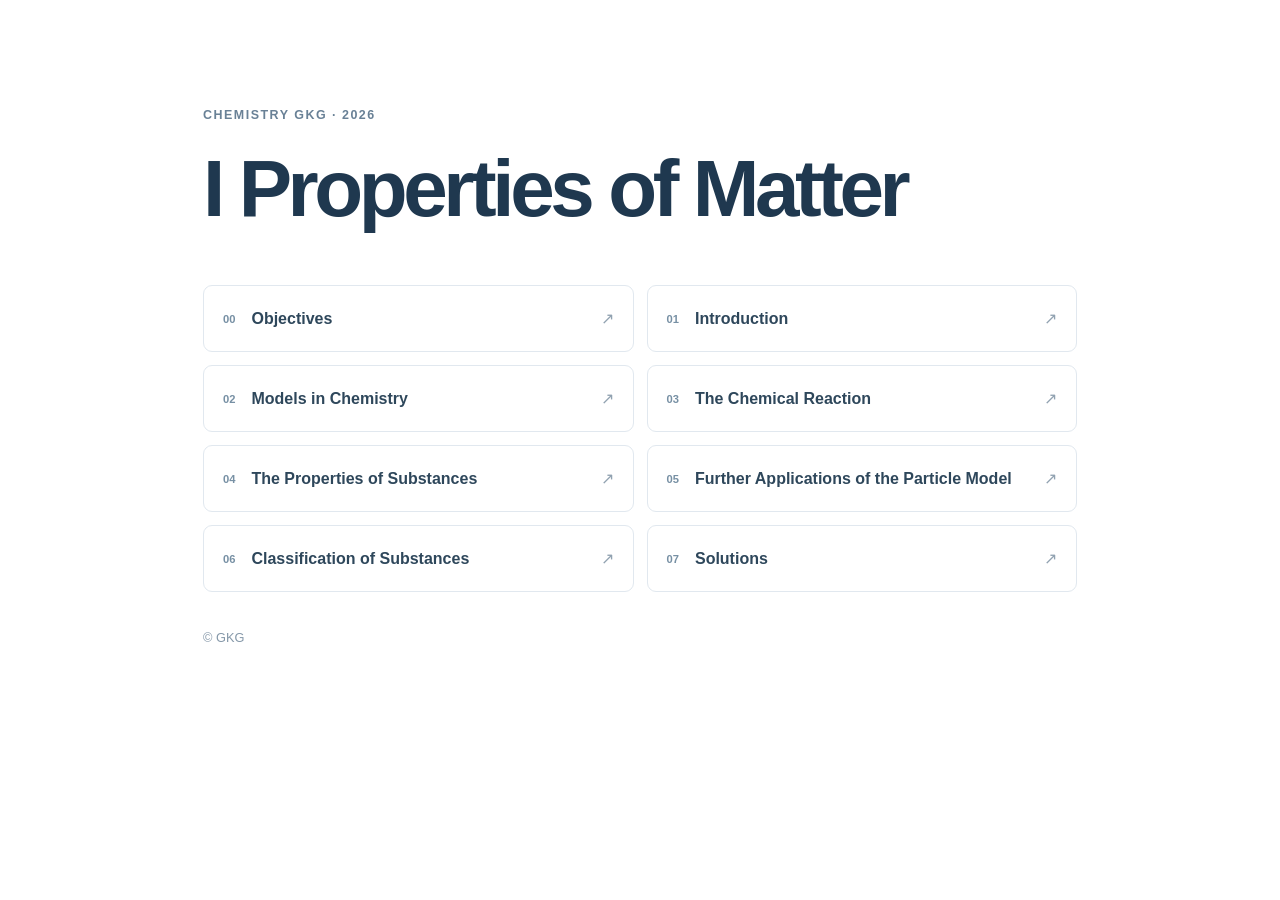
<file: index.html>
<!DOCTYPE html><html lang="en"><head><meta charset="utf-8"><meta name="viewport" content="width=device-width,initial-scale=1"><title>I Properties of Matter · Chemistry GKG</title><link rel="stylesheet" href="css/style.css"></head><body><main class="home"><p class="eyebrow">Chemistry GKG · 2026</p><h1>I Properties of Matter</h1><nav aria-label="Chapters" class="chapter-grid"><a href="chapters/00_objectives.html"><span class="chapter-number">00</span><span>Objectives</span><span aria-hidden="true">↗</span></a><a href="chapters/01_introduction.html"><span class="chapter-number">01</span><span>Introduction</span><span aria-hidden="true">↗</span></a><a href="chapters/02_models.html"><span class="chapter-number">02</span><span>Models in Chemistry</span><span aria-hidden="true">↗</span></a><a href="chapters/03_chemical_reactions.html"><span class="chapter-number">03</span><span>The Chemical Reaction</span><span aria-hidden="true">↗</span></a><a href="chapters/04_properties.html"><span class="chapter-number">04</span><span>The Properties of Substances</span><span aria-hidden="true">↗</span></a><a href="chapters/05_particle_model_applications.html"><span class="chapter-number">05</span><span>Further Applications of the Particle Model</span><span aria-hidden="true">↗</span></a><a href="chapters/06_classification.html"><span class="chapter-number">06</span><span>Classification of Substances</span><span aria-hidden="true">↗</span></a><a href="chapters/07_solutions.html"><span class="chapter-number">07</span><span>Solutions</span><span aria-hidden="true">↗</span></a></nav><p class="home-note">© GKG</p></main></body></html>
</file>
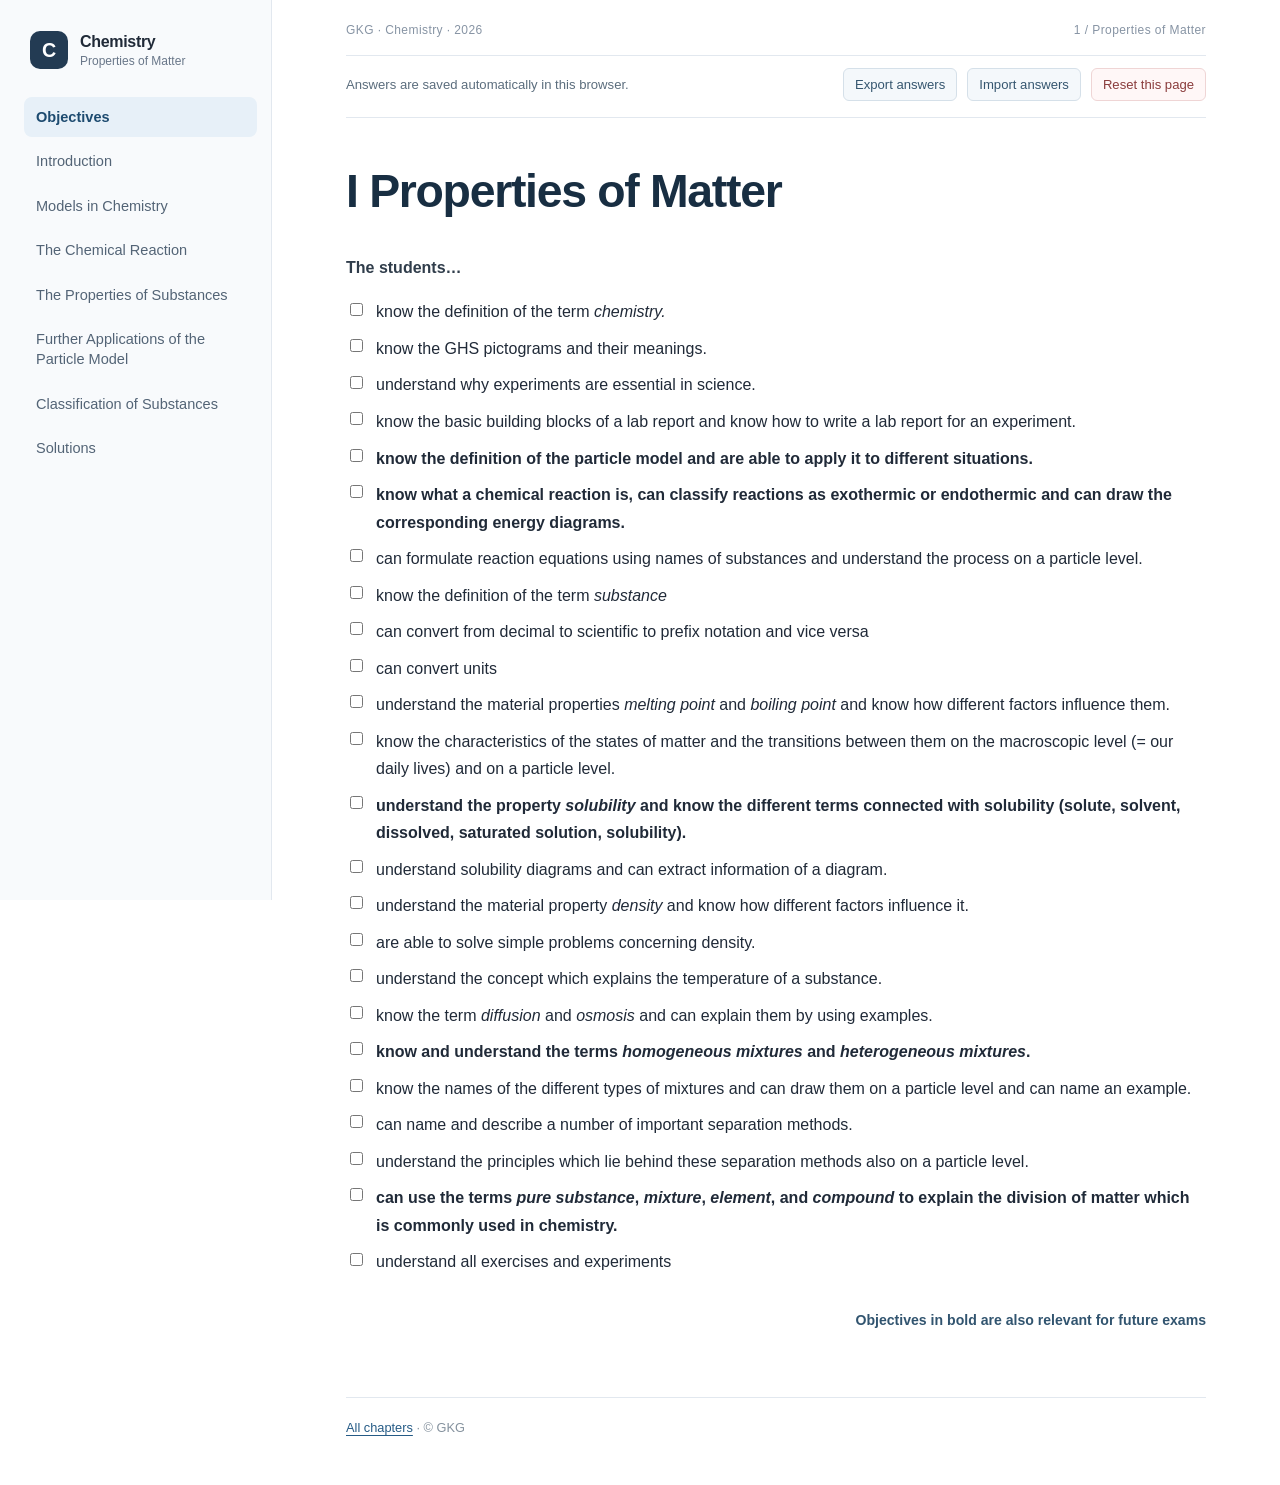
<file: chapters/00_objectives.html>
<!DOCTYPE html><html lang="en"><head><meta charset="utf-8"><meta name="viewport" content="width=device-width, initial-scale=1"><meta name="color-scheme" content="light"><title>Objectives · Chemistry</title><link rel="stylesheet" href="../css/style.css"><script defer src="../js/script.js"></script></head><body><a href="#main" class="skip">Skip to content</a><header class="mobile-header"><button type="button" id="menu-toggle" aria-controls="sidebar" aria-expanded="false">☰ <span>Contents</span></button><a href="../index.html">Chemistry</a></header><aside id="sidebar" class="sidebar"><a class="brand" href="../index.html"><span class="brand-mark">C</span><span>Chemistry <small>Properties of Matter</small></span></a><nav class="main-nav" aria-label="Chapters"><a aria-current="page" href="00_objectives.html">Objectives</a><a href="01_introduction.html">Introduction</a><a href="02_models.html">Models in Chemistry</a><a href="03_chemical_reactions.html">The Chemical Reaction</a><a href="04_properties.html">The Properties of Substances</a><a href="05_particle_model_applications.html">Further Applications of the Particle Model</a><a href="06_classification.html">Classification of Substances</a><a href="07_solutions.html">Solutions</a></nav></aside><div class="body-layout"><main id="main" class="main-content"><div class="topbar"><span>GKG · Chemistry · 2026</span><span>1 / Properties of Matter</span></div><article class="article"><h1 class="document-title">I Properties of Matter</h1>
<p><strong>The students…</strong></p>
<ul class="objectives"><li>know the definition of the term <em>chemistry.</em></li>
<li>know the GHS pictograms and their meanings.</li>
<li>understand why experiments are essential in science.</li>
<li>know the basic building blocks of a lab report and know how to write a lab report for an experiment.</li>
<li><strong> know the definition of the particle model and are able to apply it to different situations.</strong></li>
<li><strong> know what a chemical reaction is, can classify reactions as exothermic or endothermic and can draw the corresponding energy diagrams.</strong></li>
<li>can formulate reaction equations using names of substances and understand the process on a particle level.</li>
<li>know the definition of the term <em>substance</em></li>
<li>can convert from decimal to scientific to prefix notation and vice versa</li>
<li>can convert units</li>
<li>understand the material properties <em>melting point </em>and <em>boiling point</em> and know how different factors influence them.</li>
<li>know the characteristics of the states of matter and the transitions between them on the macroscopic level (= our daily lives) and on a particle level.</li>
<li><strong>understand the property </strong><strong><em>solubility</em></strong><strong> and know the different terms connected with solubility (solute, solvent, dissolved, saturated solution, solubility).</strong></li>
<li>understand solubility diagrams and can extract information of a diagram.</li>
<li>understand the material property <em>density</em> and know how different factors influence it.</li>
<li>are able to solve simple problems concerning density.</li>
<li>understand the concept which explains the temperature of a substance.</li>
<li>know the term <em>diffusion</em> and <em>osmosis </em>and can explain them by using examples.</li>
<li><strong> know and understand the terms </strong><strong><em>homogeneous mixtures</em></strong><strong> and </strong><strong><em>heterogeneous mixtures</em></strong><strong>.</strong></li>
<li>know the names of the different types of mixtures and can draw them on a particle level and can name an example.</li>
<li>can name and describe a number of important separation methods.</li>
<li>understand the principles which lie behind these separation methods also on a particle level.</li>
<li><strong> can use the terms </strong><strong><em>pure substance</em></strong><strong>, </strong><strong><em>mixture</em></strong><strong>, </strong><strong><em>element</em></strong><strong>, and </strong><strong><em>compound </em></strong><strong>to explain the division of matter which is commonly used in chemistry. </strong></li>
<li>understand all exercises and experiments</li>
</ul><p class="objective-note">Objectives in bold are also relevant for future exams</p></article><footer class="page-footer"><a href="../index.html">All chapters</a> · © GKG</footer></main></div></body></html>
</file>
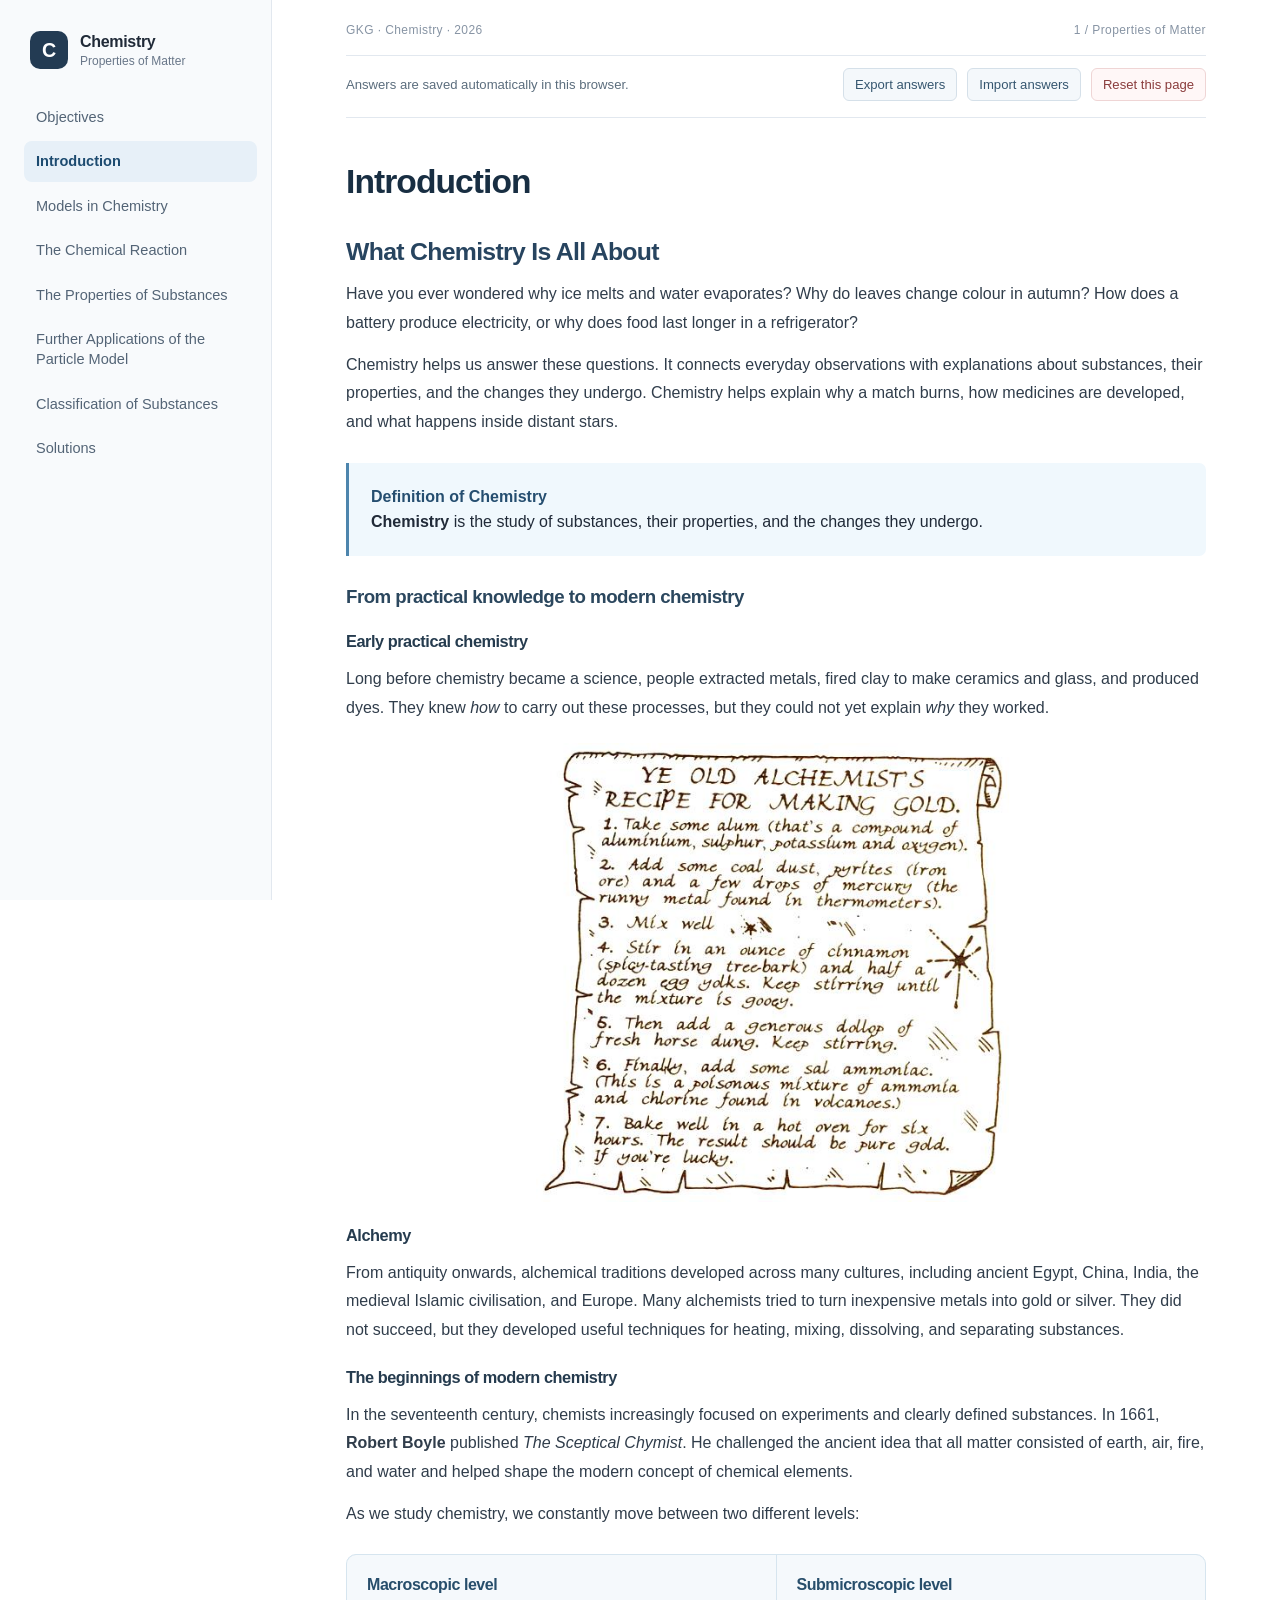
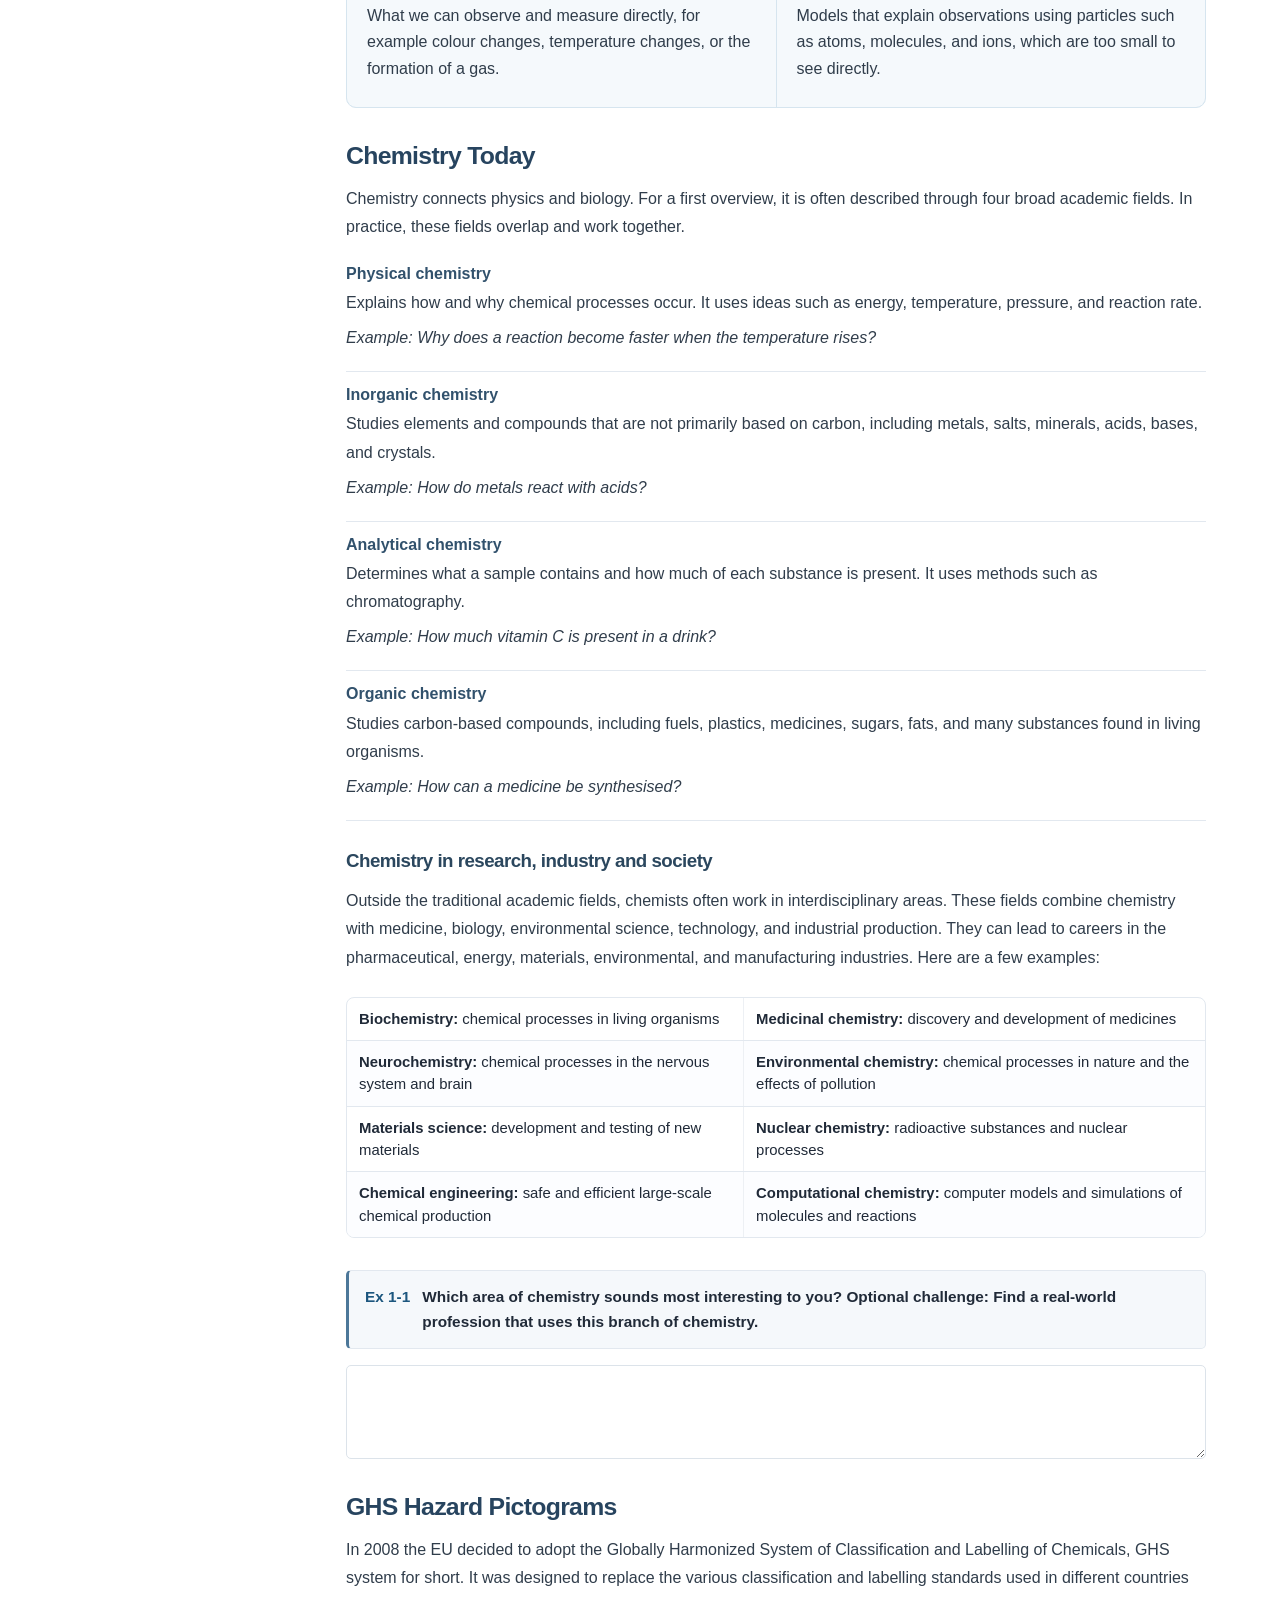
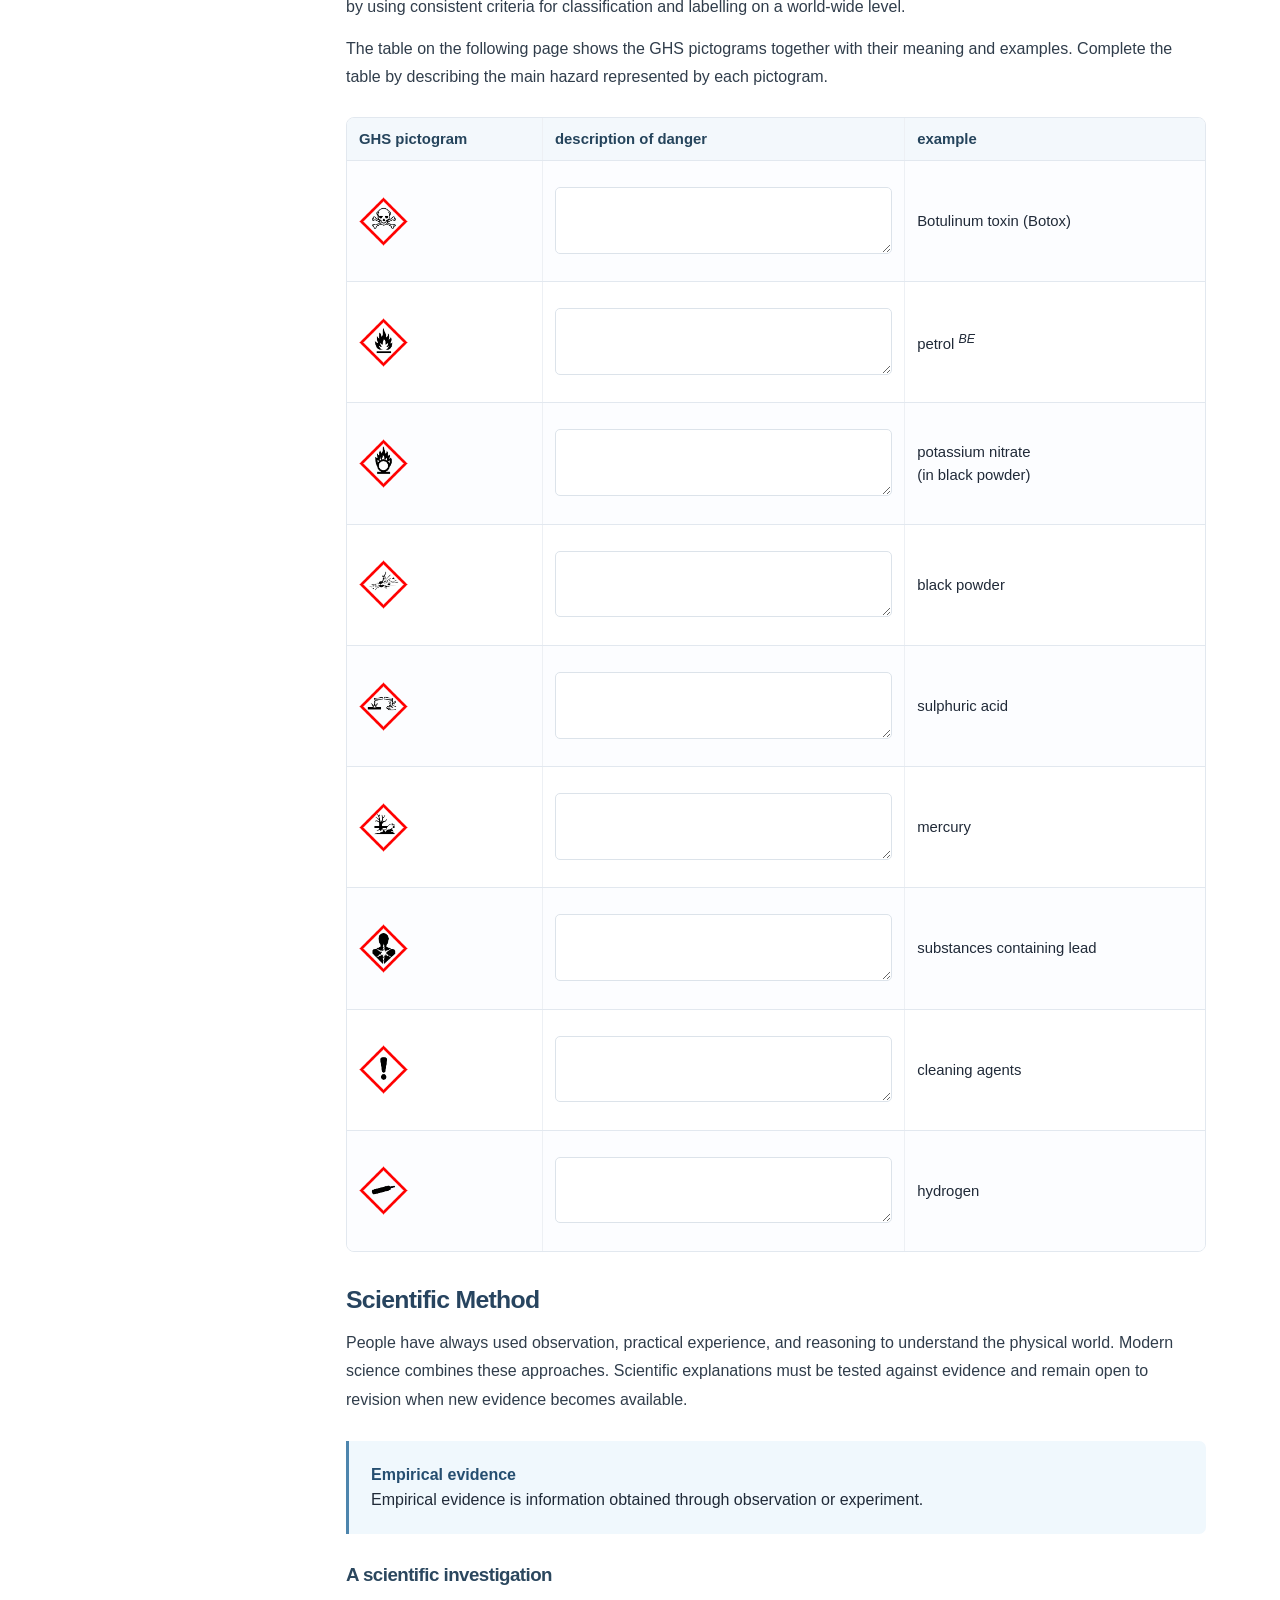
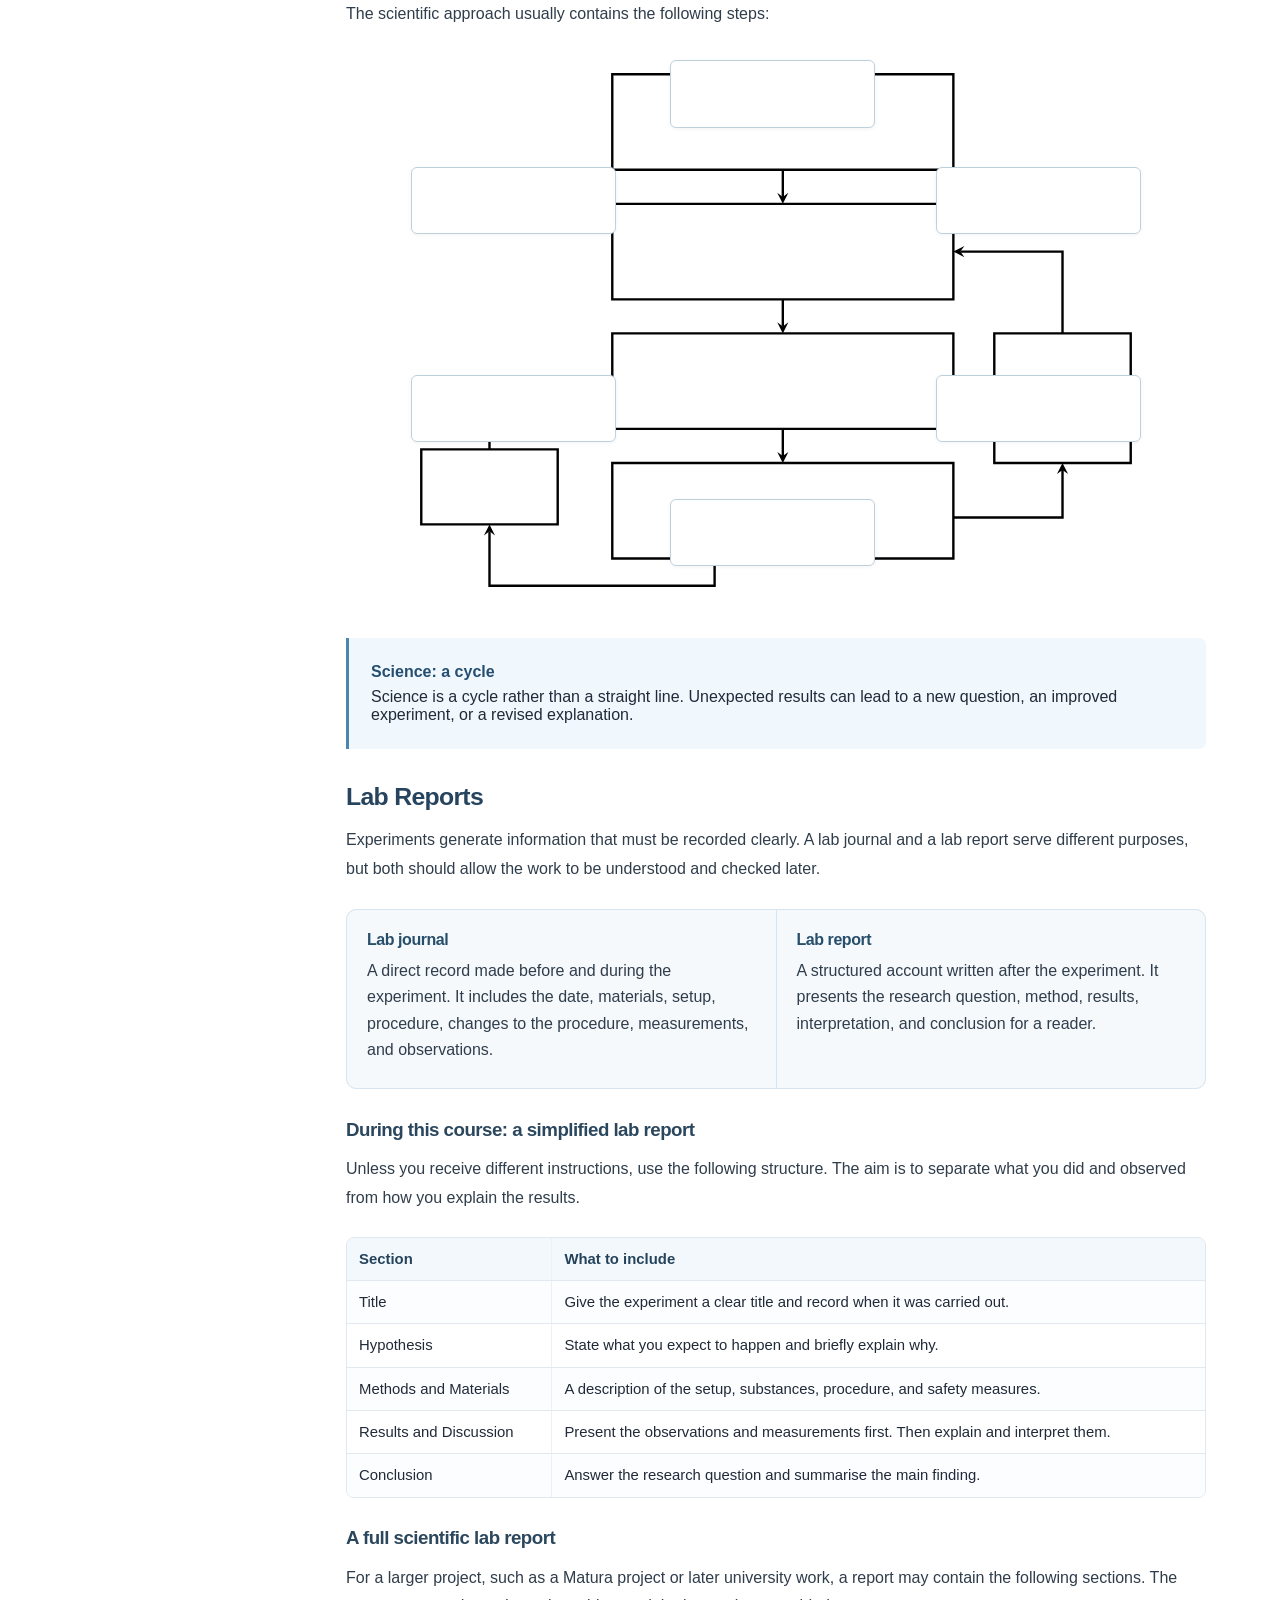
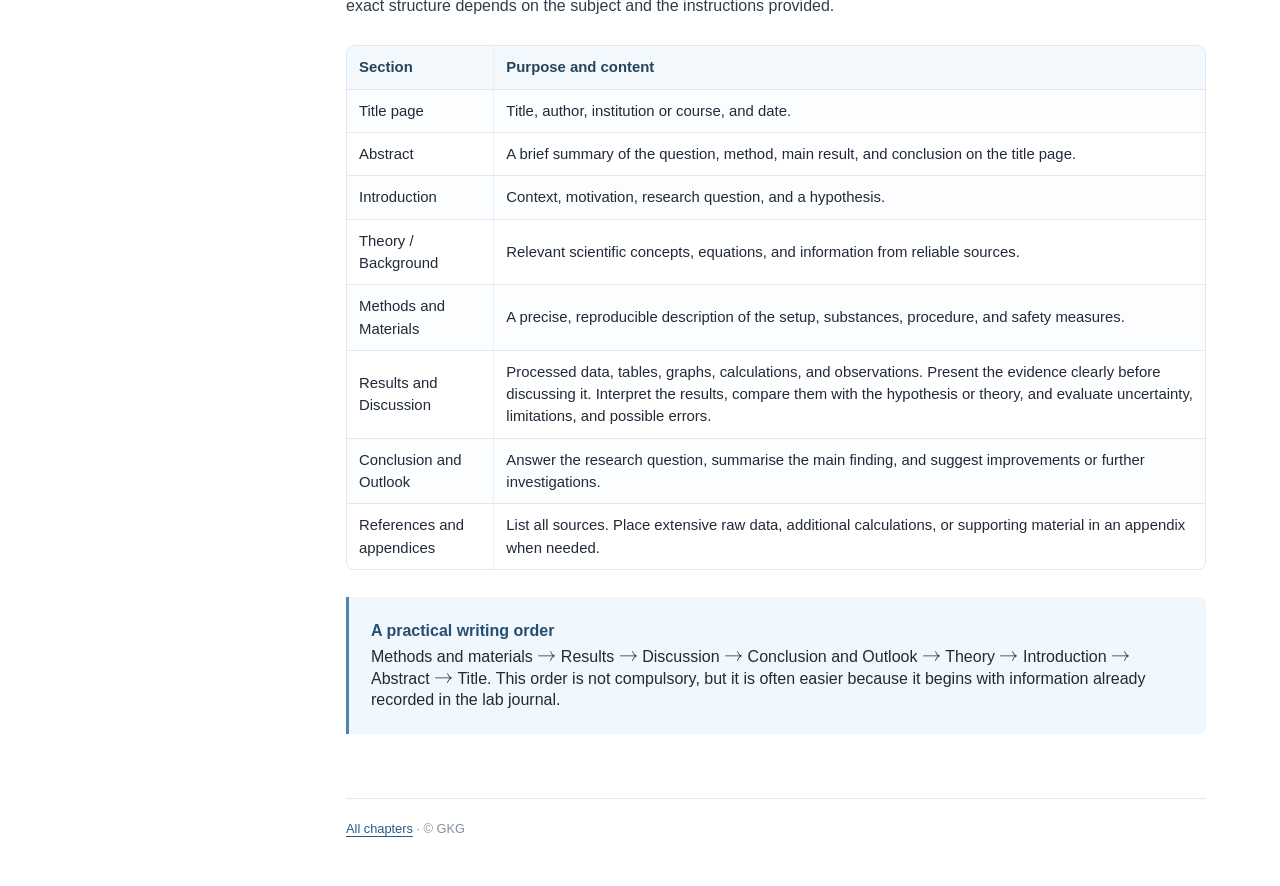
<file: chapters/01_introduction.html>
<!DOCTYPE html><html lang="en"><head><meta charset="utf-8"><meta name="viewport" content="width=device-width, initial-scale=1"><meta name="color-scheme" content="light"><title>Introduction · Chemistry</title><link rel="stylesheet" href="../css/style.css"><script defer src="../js/script.js"></script></head><body><a href="#main" class="skip">Skip to content</a><header class="mobile-header"><button type="button" id="menu-toggle" aria-controls="sidebar" aria-expanded="false">☰ <span>Contents</span></button><a href="../index.html">Chemistry</a></header><aside id="sidebar" class="sidebar"><a class="brand" href="../index.html"><span class="brand-mark">C</span><span>Chemistry <small>Properties of Matter</small></span></a><nav class="main-nav" aria-label="Chapters"><a href="00_objectives.html">Objectives</a><a aria-current="page" href="01_introduction.html">Introduction</a><a href="02_models.html">Models in Chemistry</a><a href="03_chemical_reactions.html">The Chemical Reaction</a><a href="04_properties.html">The Properties of Substances</a><a href="05_particle_model_applications.html">Further Applications of the Particle Model</a><a href="06_classification.html">Classification of Substances</a><a href="07_solutions.html">Solutions</a></nav></aside><div class="body-layout"><main id="main" class="main-content"><div class="topbar"><span>GKG · Chemistry · 2026</span><span>1 / Properties of Matter</span></div><article class="article"><h1 id="h-1-01_introduction" class="level-1">Introduction</h1>
<h2 id="h-2-01_introduction" class="level-2">What Chemistry Is All About</h2>
<p>Have you ever wondered why ice melts and water evaporates? Why do leaves change colour in autumn? How does a battery produce electricity, or why does food last longer in a refrigerator?</p>
<p>Chemistry helps us answer these questions. It connects everyday observations with explanations about substances, their properties, and the changes they undergo. Chemistry helps explain why a match burns, how medicines are developed, and what happens inside distant stars.</p>
<aside class="info-box"><p><div class="box-heading">Definition of Chemistry</div> <strong>Chemistry</strong> is the study of substances, their properties, and the changes they undergo.</p></aside>
<h3 id="h-3-01_introduction" class="level-3">From practical knowledge to modern chemistry</h3>
<h4 id="h-4-01_introduction" class="level-4">Early practical chemistry</h4>
<p>Long before chemistry became a science, people extracted metals, fired clay to make ceramics and glass, and produced dyes. They knew <em>how</em> to carry out these processes, but they could not yet explain <em>why</em> they worked.</p>
<figure class="wrap-figure"><p><img class="inline-image" src="../assets/images/alchemy.jpeg" alt="" loading="lazy"></p></figure>
<h4 id="h-5-01_introduction" class="level-4">Alchemy</h4>
<p>From antiquity onwards, alchemical traditions developed across many cultures, including ancient Egypt, China, India, the medieval Islamic civilisation, and Europe. Many alchemists tried to turn inexpensive metals into gold or silver. They did not succeed, but they developed useful techniques for heating, mixing, dissolving, and separating substances.</p>
<h4 id="h-6-01_introduction" class="level-4">The beginnings of modern chemistry</h4>
<p>In the seventeenth century, chemists increasingly focused on experiments and clearly defined substances. In 1661, <strong>Robert Boyle</strong> published <em>The Sceptical Chymist</em>. He challenged the ancient idea that all matter consisted of earth, air, fire, and water and helped shape the modern concept of chemical elements.</p>
<p>As we study chemistry, we constantly move between two different levels:</p>
<div class="compare-box"><section><h4>Macroscopic level</h4><p>What we can observe and measure directly, for example colour changes, temperature changes, or the formation of a gas.</p></section><section><h4>Submicroscopic level</h4><p>Models that explain observations using particles such as atoms, molecules, and ions, which are too small to see directly.</p></section></div>
<h2 id="h-7-01_introduction" class="level-2">Chemistry Today</h2>
<p>Chemistry connects physics and biology. For a first overview, it is often described through four broad academic fields. In practice, these fields overlap and work together.</p>
<dl class="description"><div class="description-item"><dt>Physical chemistry</dt><dd><p>Explains how and why chemical processes occur. It uses ideas such as energy, temperature, pressure, and reaction rate.</p>
<p><em>Example: Why does a reaction become faster when the temperature rises?</em></p></dd></div>
<div class="description-item"><dt>Inorganic chemistry</dt><dd><p>Studies elements and compounds that are not primarily based on carbon, including metals, salts, minerals, acids, bases, and crystals.</p>
<p><em>Example: How do metals react with acids?</em></p></dd></div>
<div class="description-item"><dt>Analytical chemistry</dt><dd><p>Determines what a sample contains and how much of each substance is present. It uses methods such as chromatography.</p>
<p><em>Example: How much vitamin C is present in a drink?</em></p></dd></div>
<div class="description-item"><dt>Organic chemistry</dt><dd><p>Studies carbon-based compounds, including fuels, plastics, medicines, sugars, fats, and many substances found in living organisms.</p>
<p><em>Example: How can a medicine be synthesised?</em></p></dd></div></dl>
<h3 id="h-8-01_introduction" class="level-3">Chemistry in research, industry and society</h3>
<p>Outside the traditional academic fields, chemists often work in interdisciplinary areas. These fields combine chemistry with medicine, biology, environmental science, technology, and industrial production. They can lead to careers in the pharmaceutical, energy, materials, environmental, and manufacturing industries. Here are a few examples:</p>
<div class="table-scroll"><table class="content-table"><tr><td><strong>Biochemistry:</strong> chemical processes in living organisms</td><td><strong>Medicinal chemistry:</strong> discovery and development of medicines</td></tr>
<tr><td><strong>Neurochemistry:</strong> chemical processes in the nervous system and brain</td><td><strong>Environmental chemistry:</strong> chemical processes in nature and the effects of pollution</td></tr>
<tr><td><strong>Materials science:</strong> development and testing of new materials</td><td><strong>Nuclear chemistry:</strong> radioactive substances and nuclear processes</td></tr>
<tr><td><strong>Chemical engineering:</strong> safe and efficient large-scale chemical production</td><td><strong>Computational chemistry:</strong> computer models and simulations of molecules and reactions</td></tr></table></div>
<section class="exercise" id="ex-number-1"><div class="exercise-title"><span class="exercise-number">Ex 1-1</span><div>Which area of chemistry sounds most interesting to you? Optional challenge: Find a real-world profession that uses this branch of chemistry.</div></div></section>
<h2 id="h-9-01_introduction" class="level-2">GHS Hazard Pictograms</h2>
<p>In 2008 the EU decided to adopt the Globally Harmonized System of Classification and Labelling of Chemicals, GHS system for short. It was designed to replace the various classification and labelling standards used in different countries by using consistent criteria for classification and labelling on a world-wide level.</p>
<p>The table on the following page shows the GHS pictograms together with their meaning and examples. Complete the table by describing the main hazard represented by each pictogram.</p>
<div class="table-scroll"><table class="content-table"><tr><th>GHS pictogram</th><th>description of danger</th><th>example</th></tr>
<tr><td><img class="inline-image" src="../assets/images/image3.png" alt="" loading="lazy" style="max-height:49.0px"></td><td></td><td>Botulinum toxin (Botox)</td></tr>
<tr><td><img class="inline-image" src="../assets/images/image4.png" alt="" loading="lazy" style="max-height:49.0px"></td><td></td><td>petrol <sup><em>BE</em></sup></td></tr>
<tr><td><img class="inline-image" src="../assets/images/image5.png" alt="" loading="lazy" style="max-height:49.0px"></td><td></td><td>potassium nitrate<br> (in black powder)</td></tr>
<tr><td><img class="inline-image" src="../assets/images/image6.png" alt="" loading="lazy" style="max-height:49.0px"></td><td></td><td>black powder</td></tr>
<tr><td><img class="inline-image" src="../assets/images/image7.png" alt="" loading="lazy" style="max-height:49.0px"></td><td></td><td>sulphuric acid</td></tr>
<tr><td><img class="inline-image" src="../assets/images/image8.png" alt="" loading="lazy" style="max-height:49.0px"></td><td></td><td>mercury</td></tr>
<tr><td><img class="inline-image" src="../assets/images/image9.png" alt="" loading="lazy" style="max-height:49.0px"></td><td></td><td>substances containing lead</td></tr>
<tr><td><img class="inline-image" src="../assets/images/image10.png" alt="" loading="lazy" style="max-height:49.0px"></td><td></td><td>cleaning agents</td></tr>
<tr><td><img class="inline-image" src="../assets/images/image11.png" alt="" loading="lazy" style="max-height:49.0px"></td><td></td><td>hydrogen</td></tr></table></div>
<h2 id="h-10-01_introduction" class="level-2">Scientific Method</h2>
<p>People have always used observation, practical experience, and reasoning to understand the physical world. Modern science combines these approaches. Scientific explanations must be tested against evidence and remain open to revision when new evidence becomes available.</p>
<aside class="info-box"><p><div class="box-heading">Empirical evidence</div> Empirical evidence is information obtained through observation or experiment.</p></aside>
<h3 id="h-11-01_introduction" class="level-3">A scientific investigation</h3>
<p>The scientific approach usually contains the following steps:</p>
<div class="figure-area"><figure class="diagram"><img src="../assets/diagrams/ScientificCycleFigure.svg" alt="" loading="lazy"></figure></div>
<aside class="info-box"><p><div class="box-heading">Science: a cycle</div> Science is a cycle rather than a straight line. Unexpected results can lead to a new question, an improved experiment, or a revised explanation.</p></aside>
<h2 id="h-12-01_introduction" class="level-2">Lab Reports</h2>
<p>Experiments generate information that must be recorded clearly. A lab journal and a lab report serve different purposes, but both should allow the work to be understood and checked later.</p>
<div class="compare-box"><section><h4>Lab journal</h4><p>A direct record made before and during the experiment. It includes the date, materials, setup, procedure, changes to the procedure, measurements, and observations.</p></section><section><h4>Lab report</h4><p>A structured account written after the experiment. It presents the research question, method, results, interpretation, and conclusion for a reader.</p></section></div>
<h3 id="h-13-01_introduction" class="level-3">During this course: a simplified lab report</h3>
<p>Unless you receive different instructions, use the following structure. The aim is to separate what you did and observed from how you explain the results.</p>
<div class="table-scroll"><table class="content-table"><tr><th>Section</th><th>What to include</th></tr>
<tr><td>Title</td><td>Give the experiment a clear title and record when it was carried out.</td></tr>
<tr><td>Hypothesis</td><td>State what you expect to happen and briefly explain why.</td></tr>
<tr><td>Methods and Materials</td><td>A description of the setup, substances, procedure, and safety measures.</td></tr>
<tr><td>Results and Discussion</td><td>Present the observations and measurements first. Then explain and interpret them.</td></tr>
<tr><td>Conclusion</td><td>Answer the research question and summarise the main finding.</td></tr></table></div>
<h3 id="h-14-01_introduction" class="level-3">A full scientific lab report</h3>
<p>For a larger project, such as a Matura project or later university work, a report may contain the following sections. The exact structure depends on the subject and the instructions provided.</p>
<div class="table-scroll"><table class="content-table"><tr><th>Section</th><th>Purpose and content</th></tr>
<tr><td>Title page</td><td>Title, author, institution or course, and date.</td></tr>
<tr><td>Abstract</td><td>A brief summary of the question, method, main result, and conclusion on the title page.</td></tr>
<tr><td>Introduction</td><td>Context, motivation, research question, and a hypothesis.</td></tr>
<tr><td>Theory / Background</td><td>Relevant scientific concepts, equations, and information from reliable sources.</td></tr>
<tr><td>Methods and Materials</td><td>A precise, reproducible description of the setup, substances, procedure, and safety measures.</td></tr>
<tr><td>Results and Discussion</td><td>Processed data, tables, graphs, calculations, and observations. Present the evidence clearly before discussing it. Interpret the results, compare them with the hypothesis or theory, and evaluate uncertainty, limitations, and possible errors.</td></tr>
<tr><td>Conclusion and Outlook</td><td>Answer the research question, summarise the main finding, and suggest improvements or further investigations.</td></tr>
<tr><td>References and appendices</td><td>List all sources. Place extensive raw data, additional calculations, or supporting material in an appendix when needed.</td></tr></table></div>
<aside class="info-box"><p><div class="box-heading">A practical writing order</div> Methods and materials <span class="math-static" data-tex="\rightarrow"><mjx-container class="MathJax" jax="SVG"><svg aria-label="\rightarrow" style="vertical-align: -0.025ex;" xmlns="http://www.w3.org/2000/svg" width="2.262ex" height="1.181ex" role="img" focusable="false" viewBox="0 -511 1000 522"><g stroke="currentColor" fill="currentColor" stroke-width="0" transform="scale(1,-1)"><g data-mml-node="math"><g data-mml-node="mo"><path data-c="2192" d="M56 237T56 250T70 270H835Q719 357 692 493Q692 494 692 496T691 499Q691 511 708 511H711Q720 511 723 510T729 506T732 497T735 481T743 456Q765 389 816 336T935 261Q944 258 944 250Q944 244 939 241T915 231T877 212Q836 186 806 152T761 85T740 35T732 4Q730 -6 727 -8T711 -11Q691 -11 691 0Q691 7 696 25Q728 151 835 230H70Q56 237 56 250Z"></path></g></g></g></svg></mjx-container></span> Results <span class="math-static" data-tex="\rightarrow"><mjx-container class="MathJax" jax="SVG"><svg aria-label="\rightarrow" style="vertical-align: -0.025ex;" xmlns="http://www.w3.org/2000/svg" width="2.262ex" height="1.181ex" role="img" focusable="false" viewBox="0 -511 1000 522"><g stroke="currentColor" fill="currentColor" stroke-width="0" transform="scale(1,-1)"><g data-mml-node="math"><g data-mml-node="mo"><path data-c="2192" d="M56 237T56 250T70 270H835Q719 357 692 493Q692 494 692 496T691 499Q691 511 708 511H711Q720 511 723 510T729 506T732 497T735 481T743 456Q765 389 816 336T935 261Q944 258 944 250Q944 244 939 241T915 231T877 212Q836 186 806 152T761 85T740 35T732 4Q730 -6 727 -8T711 -11Q691 -11 691 0Q691 7 696 25Q728 151 835 230H70Q56 237 56 250Z"></path></g></g></g></svg></mjx-container></span> Discussion <span class="math-static" data-tex="\rightarrow"><mjx-container class="MathJax" jax="SVG"><svg aria-label="\rightarrow" style="vertical-align: -0.025ex;" xmlns="http://www.w3.org/2000/svg" width="2.262ex" height="1.181ex" role="img" focusable="false" viewBox="0 -511 1000 522"><g stroke="currentColor" fill="currentColor" stroke-width="0" transform="scale(1,-1)"><g data-mml-node="math"><g data-mml-node="mo"><path data-c="2192" d="M56 237T56 250T70 270H835Q719 357 692 493Q692 494 692 496T691 499Q691 511 708 511H711Q720 511 723 510T729 506T732 497T735 481T743 456Q765 389 816 336T935 261Q944 258 944 250Q944 244 939 241T915 231T877 212Q836 186 806 152T761 85T740 35T732 4Q730 -6 727 -8T711 -11Q691 -11 691 0Q691 7 696 25Q728 151 835 230H70Q56 237 56 250Z"></path></g></g></g></svg></mjx-container></span> Conclusion and Outlook <span class="math-static" data-tex="\rightarrow"><mjx-container class="MathJax" jax="SVG"><svg aria-label="\rightarrow" style="vertical-align: -0.025ex;" xmlns="http://www.w3.org/2000/svg" width="2.262ex" height="1.181ex" role="img" focusable="false" viewBox="0 -511 1000 522"><g stroke="currentColor" fill="currentColor" stroke-width="0" transform="scale(1,-1)"><g data-mml-node="math"><g data-mml-node="mo"><path data-c="2192" d="M56 237T56 250T70 270H835Q719 357 692 493Q692 494 692 496T691 499Q691 511 708 511H711Q720 511 723 510T729 506T732 497T735 481T743 456Q765 389 816 336T935 261Q944 258 944 250Q944 244 939 241T915 231T877 212Q836 186 806 152T761 85T740 35T732 4Q730 -6 727 -8T711 -11Q691 -11 691 0Q691 7 696 25Q728 151 835 230H70Q56 237 56 250Z"></path></g></g></g></svg></mjx-container></span> Theory <span class="math-static" data-tex="\rightarrow"><mjx-container class="MathJax" jax="SVG"><svg aria-label="\rightarrow" style="vertical-align: -0.025ex;" xmlns="http://www.w3.org/2000/svg" width="2.262ex" height="1.181ex" role="img" focusable="false" viewBox="0 -511 1000 522"><g stroke="currentColor" fill="currentColor" stroke-width="0" transform="scale(1,-1)"><g data-mml-node="math"><g data-mml-node="mo"><path data-c="2192" d="M56 237T56 250T70 270H835Q719 357 692 493Q692 494 692 496T691 499Q691 511 708 511H711Q720 511 723 510T729 506T732 497T735 481T743 456Q765 389 816 336T935 261Q944 258 944 250Q944 244 939 241T915 231T877 212Q836 186 806 152T761 85T740 35T732 4Q730 -6 727 -8T711 -11Q691 -11 691 0Q691 7 696 25Q728 151 835 230H70Q56 237 56 250Z"></path></g></g></g></svg></mjx-container></span> Introduction <span class="math-static" data-tex="\rightarrow"><mjx-container class="MathJax" jax="SVG"><svg aria-label="\rightarrow" style="vertical-align: -0.025ex;" xmlns="http://www.w3.org/2000/svg" width="2.262ex" height="1.181ex" role="img" focusable="false" viewBox="0 -511 1000 522"><g stroke="currentColor" fill="currentColor" stroke-width="0" transform="scale(1,-1)"><g data-mml-node="math"><g data-mml-node="mo"><path data-c="2192" d="M56 237T56 250T70 270H835Q719 357 692 493Q692 494 692 496T691 499Q691 511 708 511H711Q720 511 723 510T729 506T732 497T735 481T743 456Q765 389 816 336T935 261Q944 258 944 250Q944 244 939 241T915 231T877 212Q836 186 806 152T761 85T740 35T732 4Q730 -6 727 -8T711 -11Q691 -11 691 0Q691 7 696 25Q728 151 835 230H70Q56 237 56 250Z"></path></g></g></g></svg></mjx-container></span> Abstract <span class="math-static" data-tex="\rightarrow"><mjx-container class="MathJax" jax="SVG"><svg aria-label="\rightarrow" style="vertical-align: -0.025ex;" xmlns="http://www.w3.org/2000/svg" width="2.262ex" height="1.181ex" role="img" focusable="false" viewBox="0 -511 1000 522"><g stroke="currentColor" fill="currentColor" stroke-width="0" transform="scale(1,-1)"><g data-mml-node="math"><g data-mml-node="mo"><path data-c="2192" d="M56 237T56 250T70 270H835Q719 357 692 493Q692 494 692 496T691 499Q691 511 708 511H711Q720 511 723 510T729 506T732 497T735 481T743 456Q765 389 816 336T935 261Q944 258 944 250Q944 244 939 241T915 231T877 212Q836 186 806 152T761 85T740 35T732 4Q730 -6 727 -8T711 -11Q691 -11 691 0Q691 7 696 25Q728 151 835 230H70Q56 237 56 250Z"></path></g></g></g></svg></mjx-container></span> Title. This order is not compulsory, but it is often easier because it begins with information already recorded in the lab journal.</p></aside></article><footer class="page-footer"><a href="../index.html">All chapters</a> · © GKG</footer></main><nav aria-label="On this page" class="page-toc"><div class="toc-heading">On this page</div><a class="toc-level-1" href="#h-1-01_introduction">Introduction</a><a class="toc-level-2" href="#h-2-01_introduction">What Chemistry Is All About</a><a class="toc-level-3" href="#h-3-01_introduction">From practical knowledge to modern chemistry</a><a class="toc-level-2" href="#h-7-01_introduction">Chemistry Today</a><a class="toc-level-3" href="#h-8-01_introduction">Chemistry in research, industry and society</a><a class="toc-level-2" href="#h-9-01_introduction">GHS Hazard Pictograms</a><a class="toc-level-2" href="#h-10-01_introduction">Scientific Method</a><a class="toc-level-3" href="#h-11-01_introduction">A scientific investigation</a><a class="toc-level-2" href="#h-12-01_introduction">Lab Reports</a><a class="toc-level-3" href="#h-13-01_introduction">During this course: a simplified lab report</a><a class="toc-level-3" href="#h-14-01_introduction">A full scientific lab report</a></nav></div></body></html>
</file>
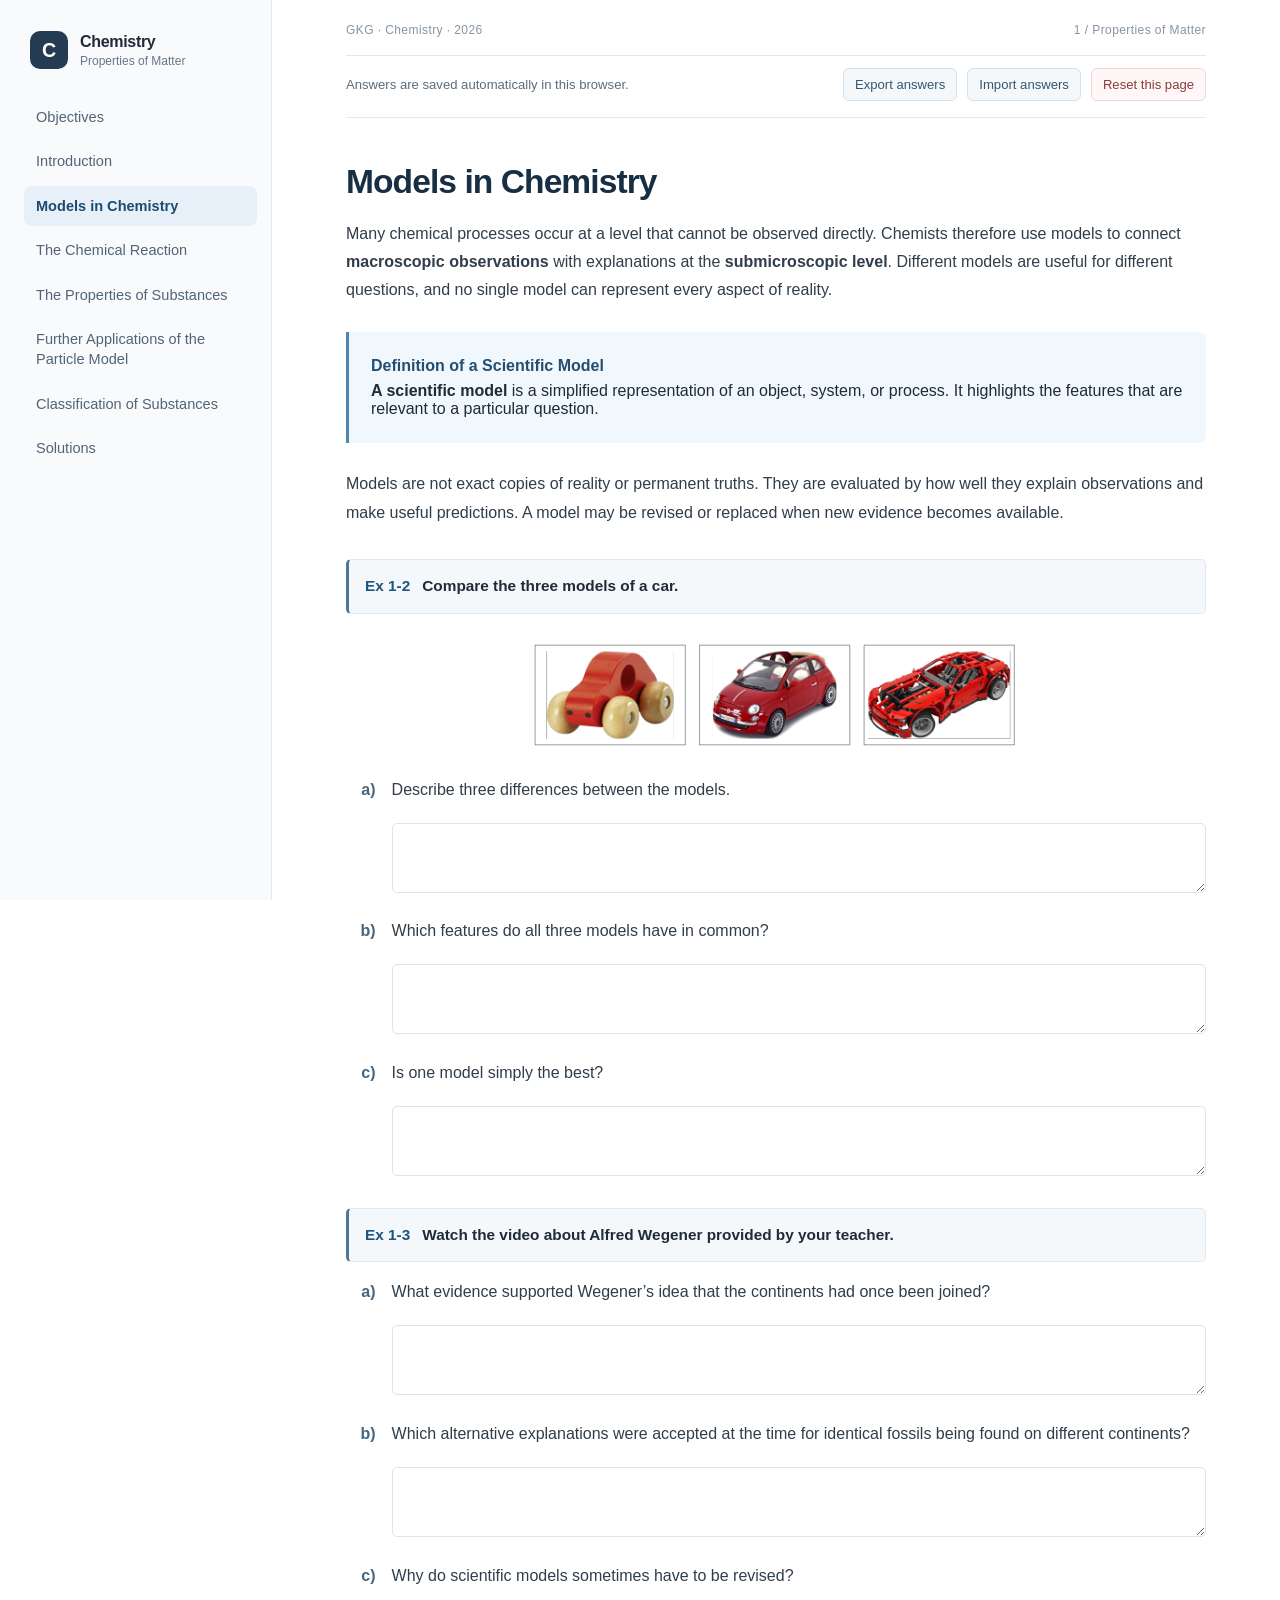
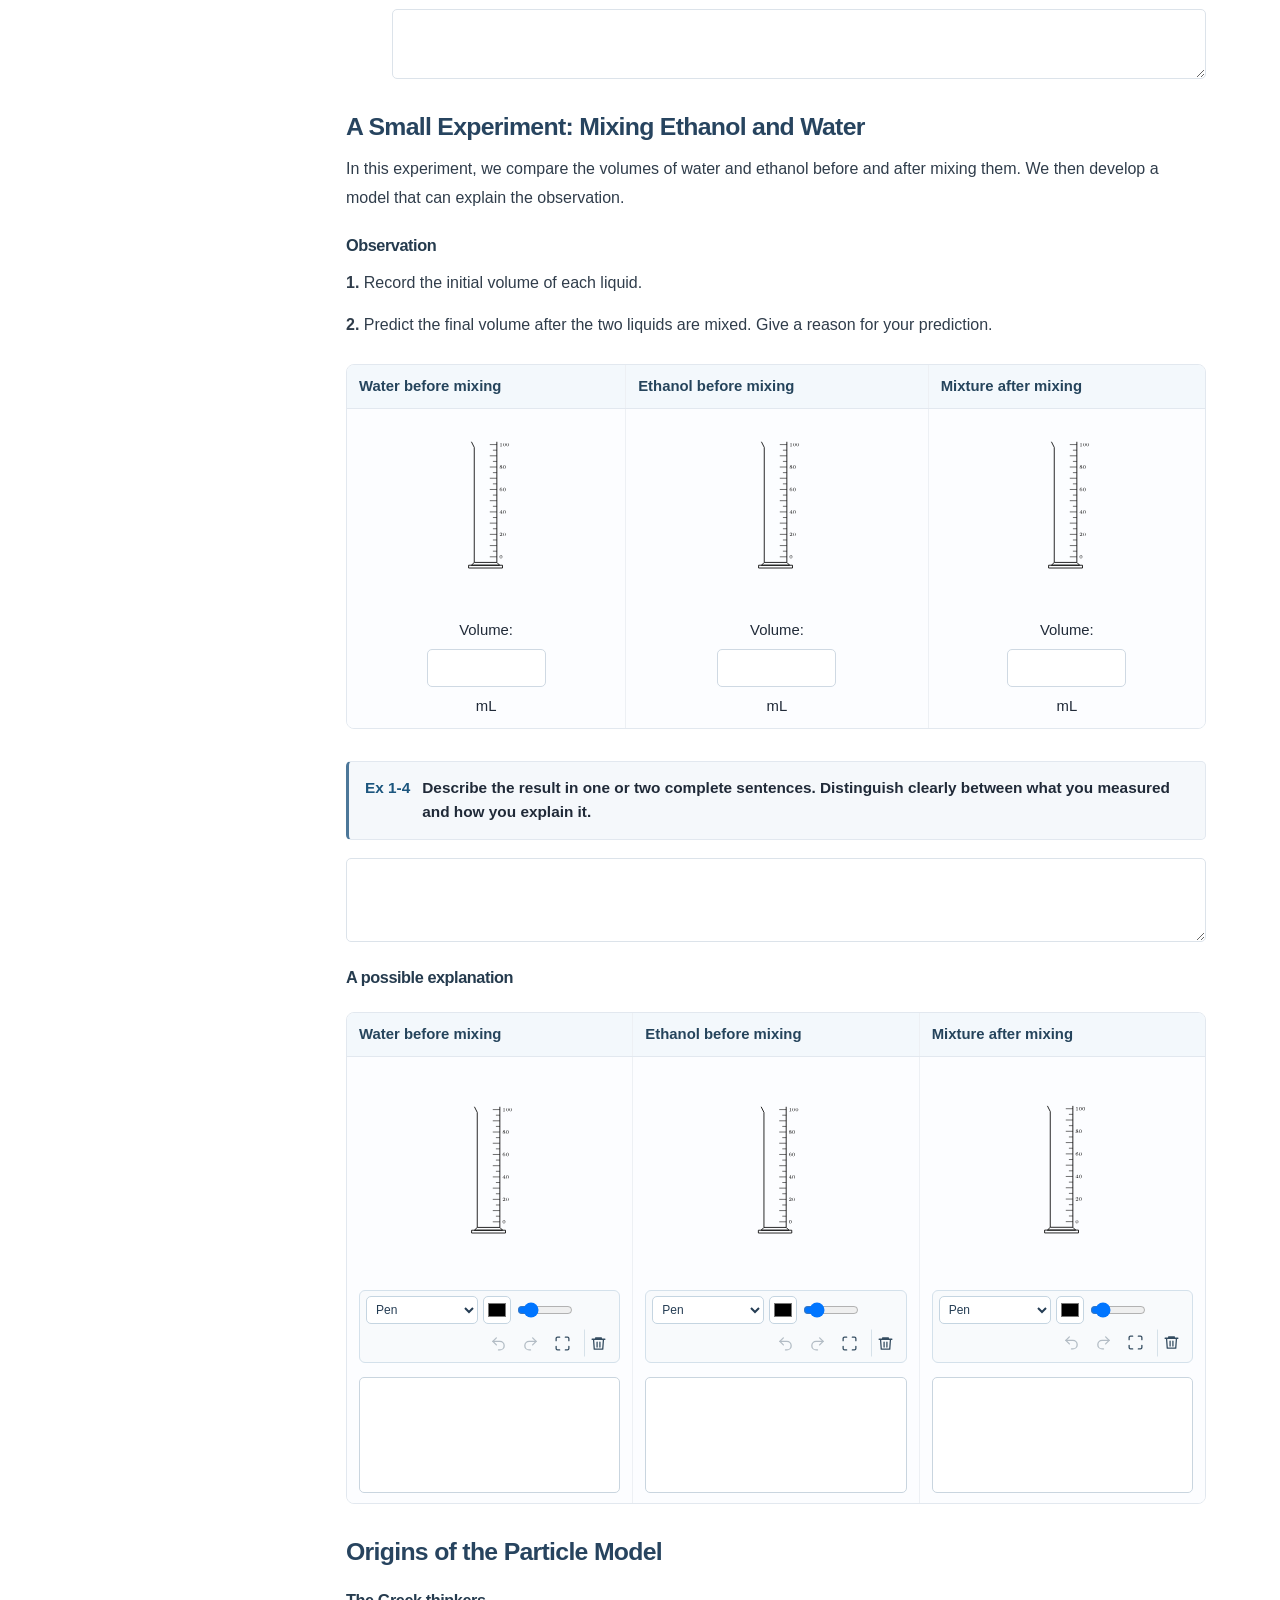
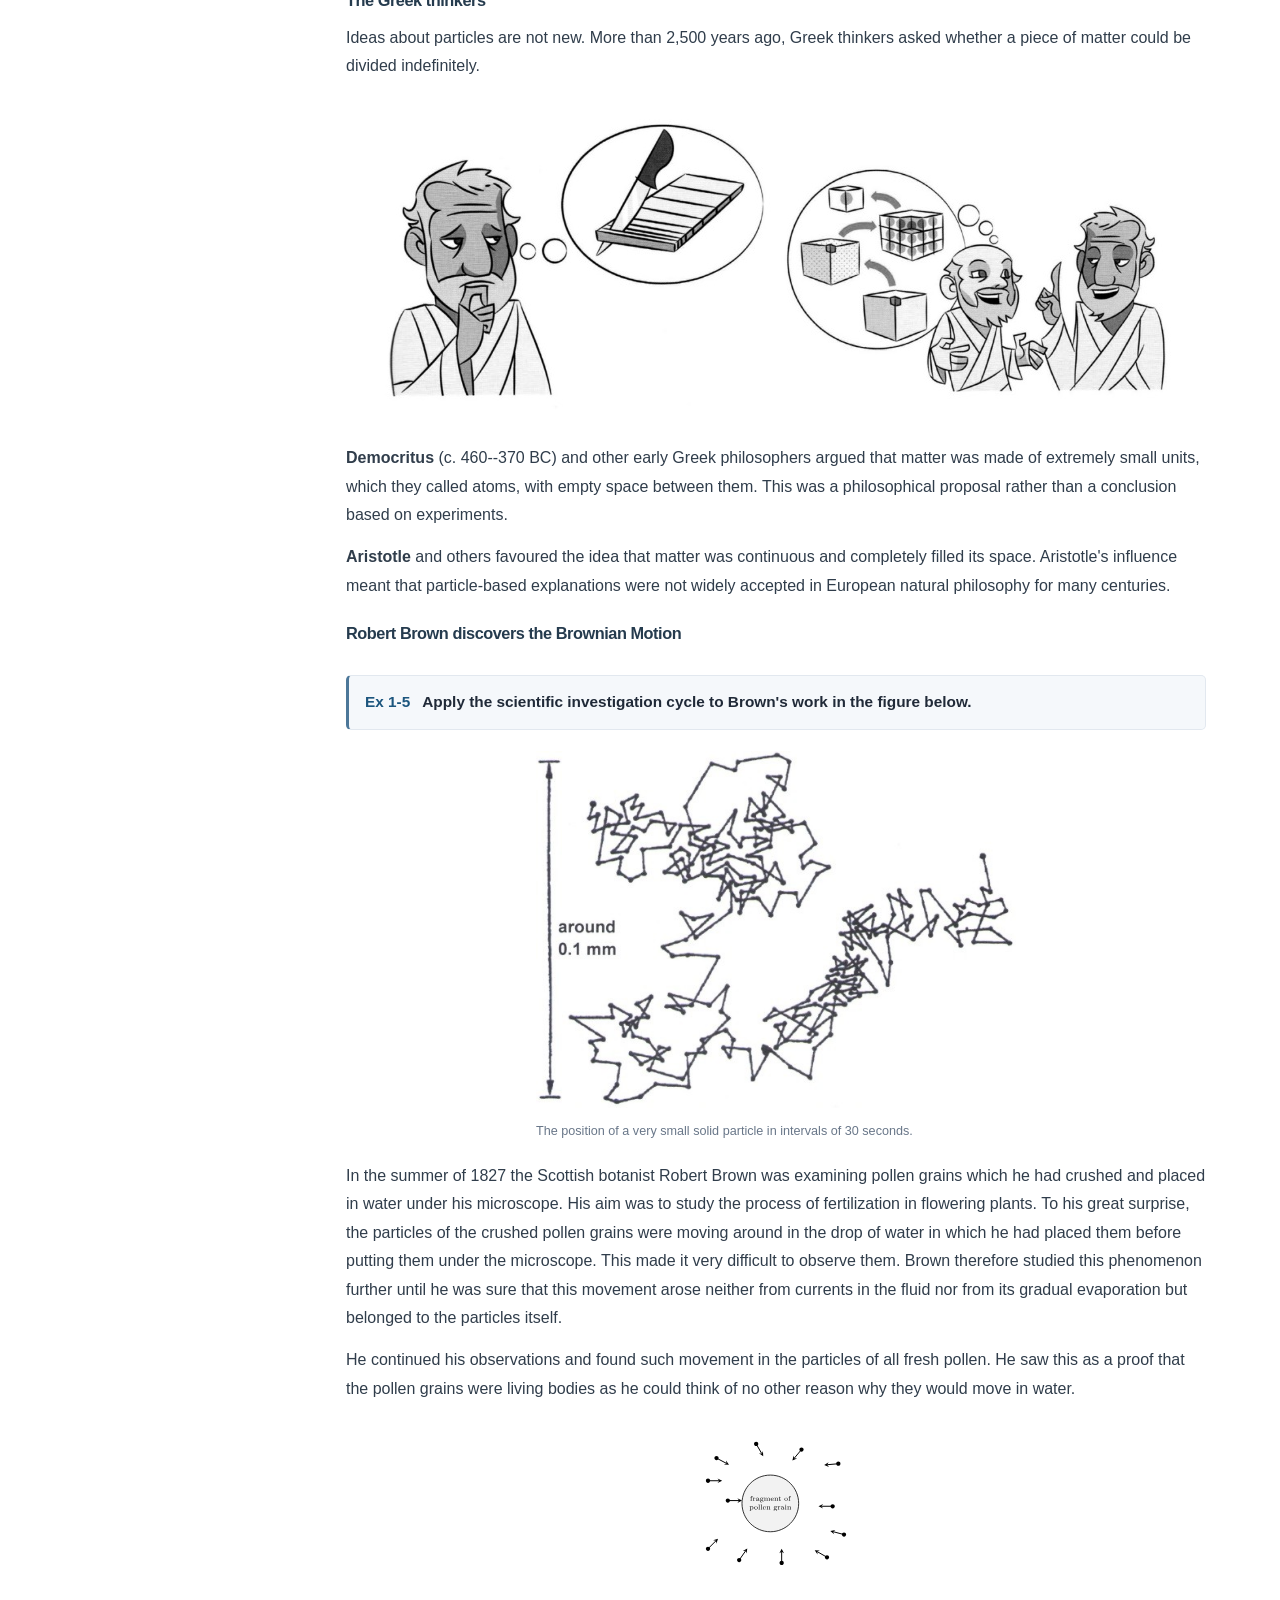
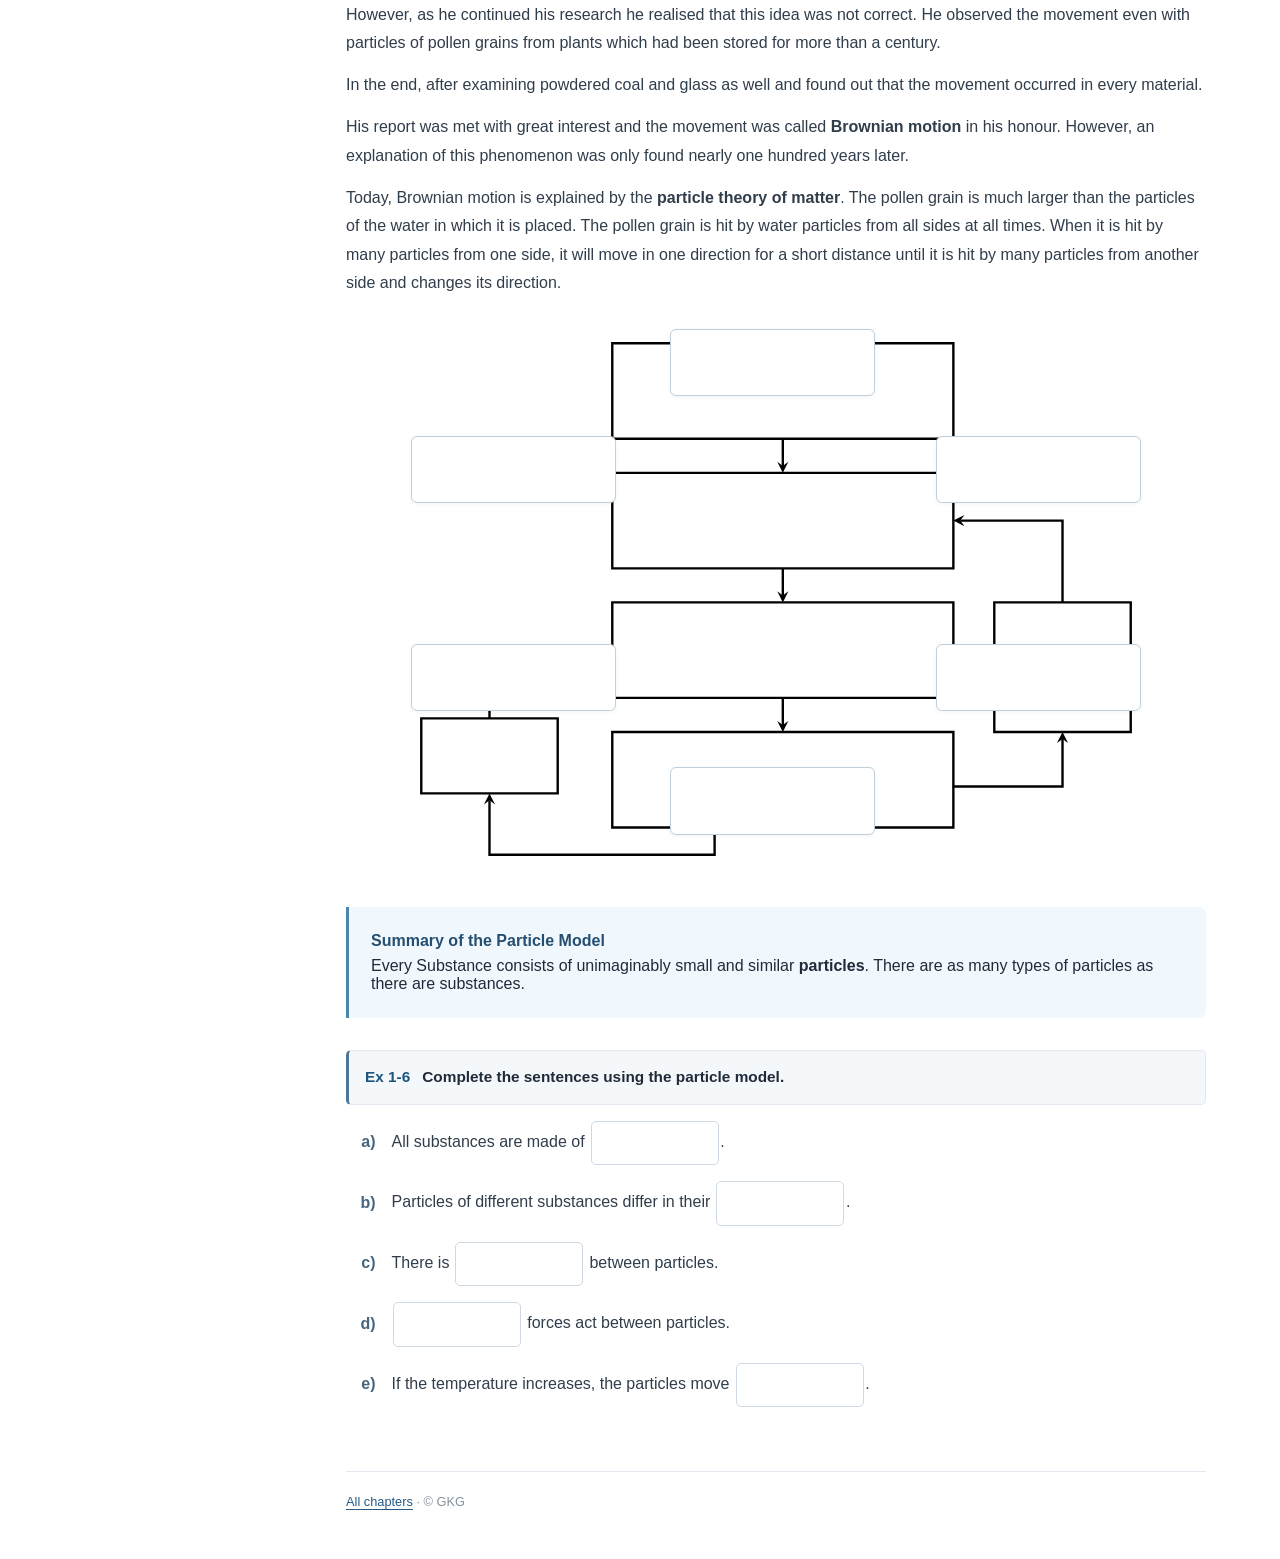
<file: chapters/02_models.html>
<!DOCTYPE html><html lang="en"><head><meta charset="utf-8"><meta name="viewport" content="width=device-width, initial-scale=1"><meta name="color-scheme" content="light"><title>Models in Chemistry · Chemistry</title><link rel="stylesheet" href="../css/style.css"><script defer src="../js/script.js"></script></head><body><a href="#main" class="skip">Skip to content</a><header class="mobile-header"><button type="button" id="menu-toggle" aria-controls="sidebar" aria-expanded="false">☰ <span>Contents</span></button><a href="../index.html">Chemistry</a></header><aside id="sidebar" class="sidebar"><a class="brand" href="../index.html"><span class="brand-mark">C</span><span>Chemistry <small>Properties of Matter</small></span></a><nav class="main-nav" aria-label="Chapters"><a href="00_objectives.html">Objectives</a><a href="01_introduction.html">Introduction</a><a aria-current="page" href="02_models.html">Models in Chemistry</a><a href="03_chemical_reactions.html">The Chemical Reaction</a><a href="04_properties.html">The Properties of Substances</a><a href="05_particle_model_applications.html">Further Applications of the Particle Model</a><a href="06_classification.html">Classification of Substances</a><a href="07_solutions.html">Solutions</a></nav></aside><div class="body-layout"><main id="main" class="main-content"><div class="topbar"><span>GKG · Chemistry · 2026</span><span>1 / Properties of Matter</span></div><article class="article"><h1 id="h-15-02_models" class="level-1">Models in Chemistry</h1>
<p>Many chemical processes occur at a level that cannot be observed directly. Chemists therefore use models to connect <strong>macroscopic observations</strong> with explanations at the <strong>submicroscopic level</strong>. Different models are useful for different questions, and no single model can represent every aspect of reality.</p>
<aside class="info-box"><p><div class="box-heading">Definition of a Scientific Model</div> <strong>A scientific model</strong> is a simplified representation of an object, system, or process. It highlights the features that are relevant to a particular question.</p></aside>
<p>Models are not exact copies of reality or permanent truths. They are evaluated by how well they explain observations and make useful predictions. A model may be revised or replaced when new evidence becomes available.</p>
<section class="exercise" id="ex-car-model"><div class="exercise-title"><span class="exercise-number">Ex 1-2</span><div>Compare the three models of a car.</div></div></section>
<figure class="diagram"><img src="../assets/diagrams/CarModelsFigure.svg" alt="" loading="lazy"></figure>
<ol class="exercise-parts" type="a"><li><p>Describe three differences between the models.</p>
<textarea class="answer-space" aria-label="Answer area" style="min-height:50px" spellcheck="false"></textarea></li>
<li><p>Which features do all three models have in common?</p>
<textarea class="answer-space" aria-label="Answer area" style="min-height:50px" spellcheck="false"></textarea></li>
<li><p>Is one model simply the best?</p>
<textarea class="answer-space" aria-label="Answer area" style="min-height:50px" spellcheck="false"></textarea></li></ol>
<section class="exercise" id="ex-wegener"><div class="exercise-title"><span class="exercise-number">Ex 1-3</span><div>Watch the video about Alfred Wegener provided by your teacher.</div></div></section>
<ol class="exercise-parts" type="a"><li><p>What evidence supported Wegener’s idea that the continents had once been joined?</p>
<textarea class="answer-space" aria-label="Answer area" style="min-height:50px" spellcheck="false"></textarea></li>
<li><p>Which alternative explanations were accepted at the time for identical fossils being found on different continents?</p>
<textarea class="answer-space" aria-label="Answer area" style="min-height:50px" spellcheck="false"></textarea></li>
<li><p>Why do scientific models sometimes have to be revised?</p>
<textarea class="answer-space" aria-label="Answer area" style="min-height:50px" spellcheck="false"></textarea></li></ol>
<h2 id="h-16-02_models" class="level-2">A Small Experiment: Mixing Ethanol and Water</h2>
<p>In this experiment, we compare the volumes of water and ethanol before and after mixing them. We then develop a model that can explain the observation.</p>
<h4 id="h-17-02_models" class="level-4">Observation</h4>
<p><strong>1. </strong>Record the initial volume of each liquid.</p>
<p><strong>2. </strong>Predict the final volume after the two liquids are mixed. Give a reason for your prediction.</p>
<div class="table-scroll"><table class="content-table"><tr><th>Water before mixing</th><th>Ethanol before mixing</th><th>Mixture after mixing</th></tr>
<tr><td><div class="shortstack"> <figure class="diagram"><img src="../assets/diagrams/GraduatedCylinderFigure.svg" alt="" loading="lazy"></figure><br> Volume: <span class="blank-line" aria-hidden="true"></span> mL </div></td><td><div class="shortstack"> <figure class="diagram"><img src="../assets/diagrams/GraduatedCylinderFigure.svg" alt="" loading="lazy"></figure><br> Volume: <span class="blank-line" aria-hidden="true"></span> mL </div></td><td><div class="shortstack"> <figure class="diagram"><img src="../assets/diagrams/GraduatedCylinderFigure.svg" alt="" loading="lazy"></figure><br> Volume: <span class="blank-line" aria-hidden="true"></span> mL </div></td></tr></table></div>
<section class="exercise" id="ex-mix-exp"><div class="exercise-title"><span class="exercise-number">Ex 1-4</span><div>Describe the result in one or two complete sentences. Distinguish clearly between what you measured and how you explain it.</div></div></section>
<textarea class="answer-space" aria-label="Answer area" style="min-height:84px" spellcheck="false"></textarea>
<h4 id="h-18-02_models" class="level-4">A possible explanation</h4>
<div class="table-scroll"><table class="content-table"><tr><th>Water before mixing</th><th>Ethanol before mixing</th><th>Mixture after mixing</th></tr>
<tr><td><figure class="diagram"><img src="../assets/diagrams/GraduatedCylinderFigure.svg" alt="" loading="lazy"></figure></td><td><figure class="diagram"><img src="../assets/diagrams/GraduatedCylinderFigure.svg" alt="" loading="lazy"></figure></td><td><figure class="diagram"><img src="../assets/diagrams/GraduatedCylinderFigure.svg" alt="" loading="lazy"></figure></td></tr></table></div>
<h2 id="h-19-02_models" class="level-2">Origins of the Particle Model</h2>
<h4 id="h-20-02_models" class="level-4">The Greek thinkers</h4>
<p>Ideas about particles are not new. More than 2,500 years ago, Greek thinkers asked whether a piece of matter could be divided indefinitely.</p>
<div class="figure-area"><p><img class="inline-image" src="../assets/images/image14.png" alt="" loading="lazy"></p></div>
<p><strong>Democritus</strong> (c. 460--370 BC) and other early Greek philosophers argued that matter was made of extremely small units, which they called atoms, with empty space between them. This was a philosophical proposal rather than a conclusion based on experiments.</p>
<p><strong>Aristotle</strong> and others favoured the idea that matter was continuous and completely filled its space. Aristotle&#x27;s influence meant that particle-based explanations were not widely accepted in European natural philosophy for many centuries.</p>
<h4 id="h-21-02_models" class="level-4">Robert Brown discovers the Brownian Motion</h4>
<section class="exercise" id="ex-brownian"><div class="exercise-title"><span class="exercise-number">Ex 1-5</span><div>Apply the scientific investigation cycle to Brown&#x27;s work in the figure below.</div></div></section>
<figure class="wrap-figure"><p><img class="inline-image" src="../assets/images/image15.jpeg" alt="" loading="lazy"> <figcaption>The position of a very small solid particle in intervals of 30 seconds.</figcaption></p></figure>
<p>In the summer of 1827 the Scottish botanist Robert Brown was examining pollen grains which he had crushed and placed in water under his microscope. His aim was to study the process of fertilization in flowering plants. To his great surprise, the particles of the crushed pollen grains were moving around in the drop of water in which he had placed them before putting them under the microscope. This made it very difficult to observe them. Brown therefore studied this phenomenon further until he was sure that this movement arose neither from currents in the fluid nor from its gradual evaporation but belonged to the particles itself.</p>
<p>He continued his observations and found such movement in the particles of all fresh pollen. He saw this as a proof that the pollen grains were living bodies as he could think of no other reason why they would move in water.</p>
<figure class="wrap-figure"><figure class="diagram"><img src="../assets/diagrams/BrownianCollisionFigure.svg" alt="" loading="lazy"></figure></figure>
<p>However, as he continued his research he realised that this idea was not correct. He observed the movement even with particles of pollen grains from plants which had been stored for more than a century.</p>
<p>In the end, after examining powdered coal and glass as well and found out that the movement occurred in every material.</p>
<p>His report was met with great interest and the movement was called <strong>Brownian motion</strong> in his honour. However, an explanation of this phenomenon was only found nearly one hundred years later.</p>
<p>Today, Brownian motion is explained by the <strong>particle theory of matter</strong>. The pollen grain is much larger than the particles of the water in which it is placed. The pollen grain is hit by water particles from all sides at all times. When it is hit by many particles from one side, it will move in one direction for a short distance until it is hit by many particles from another side and changes its direction.</p>
<div class="figure-area"><figure class="diagram"><img src="../assets/diagrams/ScientificCycleFigure.svg" alt="" loading="lazy"></figure></div>
<aside class="info-box"><p><div class="box-heading">Summary of the Particle Model</div> Every Substance consists of unimaginably small and similar <strong>particles</strong>. There are as many types of particles as there are substances.</p></aside>
<section class="exercise" id="ex-par-mod-fills"><div class="exercise-title"><span class="exercise-number">Ex 1-6</span><div>Complete the sentences using the particle model.</div></div></section>
<ol class="exercise-parts" type="a"><li><p>All substances are made of <span class="blank-line" aria-hidden="true"></span>.</p></li>
<li><p>Particles of different substances differ in their <span class="blank-line" aria-hidden="true"></span>.</p></li>
<li><p>There is <span class="blank-line" aria-hidden="true"></span> between particles.</p></li>
<li><p><span class="blank-line" aria-hidden="true"></span> forces act between particles.</p></li>
<li><p>If the temperature increases, the particles move <span class="blank-line" aria-hidden="true"></span>.</p></li></ol></article><footer class="page-footer"><a href="../index.html">All chapters</a> · © GKG</footer></main><nav aria-label="On this page" class="page-toc"><div class="toc-heading">On this page</div><a class="toc-level-1" href="#h-15-02_models">Models in Chemistry</a><a class="toc-level-2" href="#h-16-02_models">A Small Experiment: Mixing Ethanol and Water</a><a class="toc-level-2" href="#h-19-02_models">Origins of the Particle Model</a></nav></div></body></html>
</file>
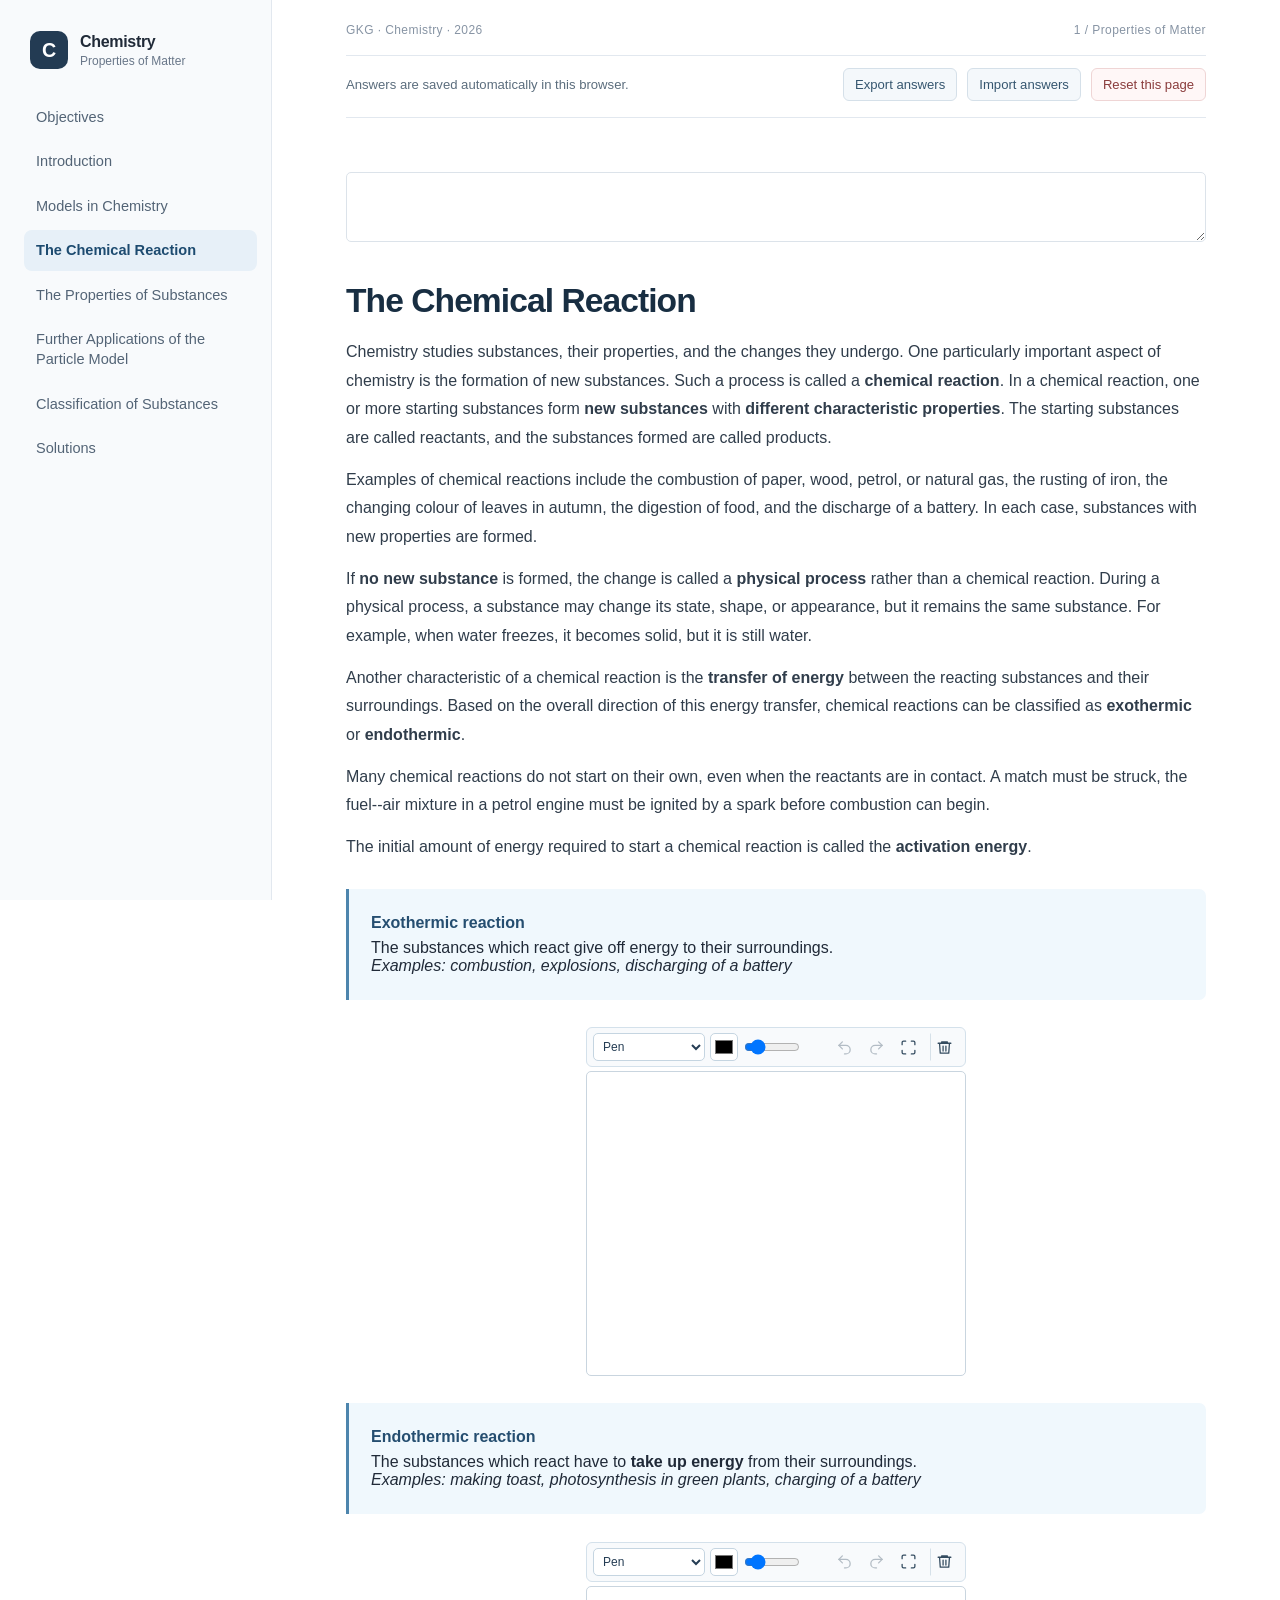
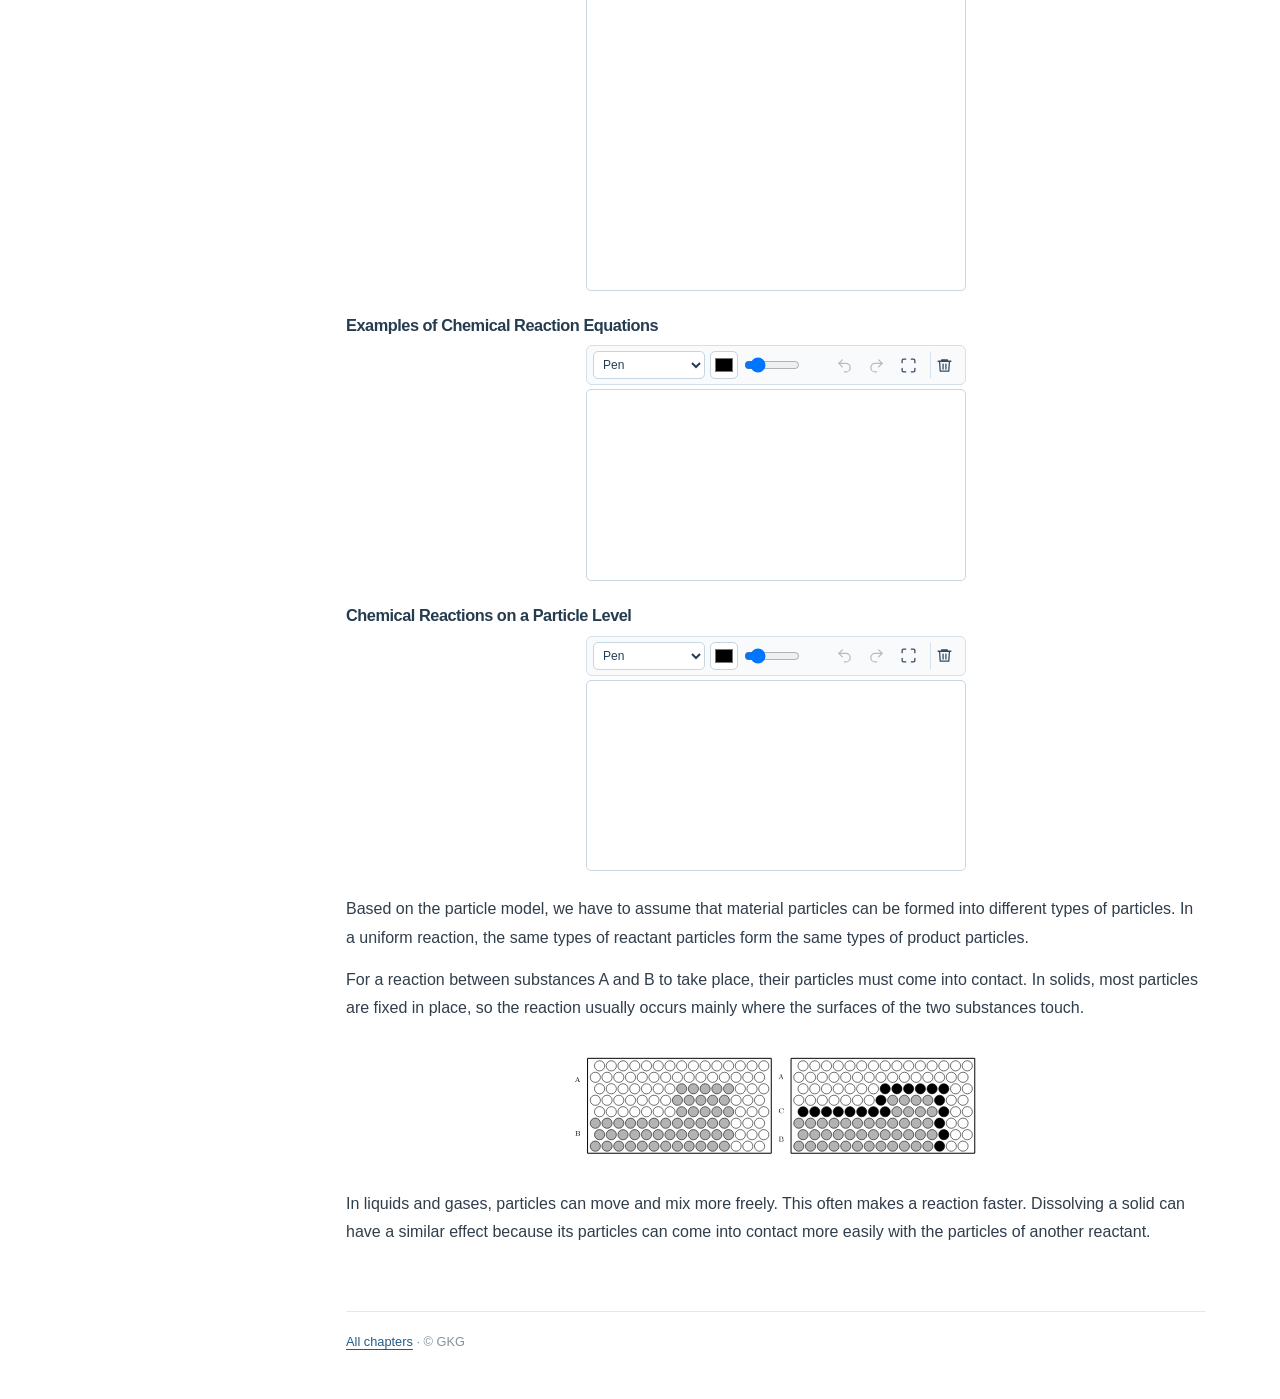
<file: chapters/03_chemical_reactions.html>
<!DOCTYPE html><html lang="en"><head><meta charset="utf-8"><meta name="viewport" content="width=device-width, initial-scale=1"><meta name="color-scheme" content="light"><title>The Chemical Reaction · Chemistry</title><link rel="stylesheet" href="../css/style.css"><script defer src="../js/script.js"></script></head><body><a href="#main" class="skip">Skip to content</a><header class="mobile-header"><button type="button" id="menu-toggle" aria-controls="sidebar" aria-expanded="false">☰ <span>Contents</span></button><a href="../index.html">Chemistry</a></header><aside id="sidebar" class="sidebar"><a class="brand" href="../index.html"><span class="brand-mark">C</span><span>Chemistry <small>Properties of Matter</small></span></a><nav class="main-nav" aria-label="Chapters"><a href="00_objectives.html">Objectives</a><a href="01_introduction.html">Introduction</a><a href="02_models.html">Models in Chemistry</a><a aria-current="page" href="03_chemical_reactions.html">The Chemical Reaction</a><a href="04_properties.html">The Properties of Substances</a><a href="05_particle_model_applications.html">Further Applications of the Particle Model</a><a href="06_classification.html">Classification of Substances</a><a href="07_solutions.html">Solutions</a></nav></aside><div class="body-layout"><main id="main" class="main-content"><div class="topbar"><span>GKG · Chemistry · 2026</span><span>1 / Properties of Matter</span></div><article class="article"><textarea class="answer-space" aria-label="Answer area" style="min-height:50px" spellcheck="false"></textarea>
<h1 id="h-22-03_chemical_reactions" class="level-1">The Chemical Reaction</h1>
<p>Chemistry studies substances, their properties, and the changes they undergo. One particularly important aspect of chemistry is the formation of new substances. Such a process is called a <strong>chemical reaction</strong>. In a chemical reaction, one or more starting substances form <strong>new substances</strong> with <strong>different characteristic properties</strong>. The starting substances are called reactants, and the substances formed are called products.</p>
<p>Examples of chemical reactions include the combustion of paper, wood, petrol, or natural gas, the rusting of iron, the changing colour of leaves in autumn, the digestion of food, and the discharge of a battery. In each case, substances with new properties are formed.</p>
<p>If <strong>no new substance</strong> is formed, the change is called a <strong>physical </strong><strong>process</strong> rather than a chemical reaction. During a physical process, a substance may change its state, shape, or appearance, but it remains the same substance. For example, when water freezes, it becomes solid, but it is still water.</p>
<p>Another characteristic of a chemical reaction is the <strong>transfer of energy</strong> between the reacting substances and their surroundings. Based on the overall direction of this energy transfer, chemical reactions can be classified as <strong>exothermic</strong> or <strong>endothermic</strong>.</p>
<p>Many chemical reactions do not start on their own, even when the reactants are in contact. A match must be struck, the fuel--air mixture in a petrol engine must be ignited by a spark before combustion can begin.</p>
<p>The initial amount of energy required to start a chemical reaction is called the <strong>activation energy</strong>.</p>
<aside class="info-box"><p><div class="box-heading">Exothermic reaction</div> The substances which react give off energy to their surroundings. <br> <em>Examples: combustion, explosions, discharging of a battery</em></p></aside>
<textarea class="answer-space" aria-label="Answer area" style="min-height:240px" spellcheck="false"></textarea>
<aside class="info-box"><p><div class="box-heading">Endothermic reaction</div> The substances which react have to <strong>take up energy</strong> from their surroundings.<br> <em>Examples: making toast, photosynthesis in green plants, charging of a battery</em></p></aside>
<textarea class="answer-space" aria-label="Answer area" style="min-height:240px" spellcheck="false"></textarea>
<h4 id="h-23-03_chemical_reactions" class="level-4">Examples of Chemical Reaction Equations</h4>
<textarea class="answer-space" aria-label="Answer area" style="min-height:108px" spellcheck="false"></textarea>
<h4 id="h-24-03_chemical_reactions" class="level-4">Chemical Reactions on a Particle Level</h4>
<textarea class="answer-space" aria-label="Answer area" style="min-height:108px" spellcheck="false"></textarea>
<p>Based on the particle model, we have to assume that material particles can be formed into different types of particles. In a uniform reaction, the same types of reactant particles form the same types of product particles.</p>
<p>For a reaction between substances A and B to take place, their particles must come into contact. In solids, most particles are fixed in place, so the reaction usually occurs mainly where the surfaces of the two substances touch.</p>
<div class="figure-area"><figure class="diagram"><img src="../assets/diagrams/SolidSurfaceReactionFigure.svg" alt="" loading="lazy"></figure></div>
<p>In liquids and gases, particles can move and mix more freely. This often makes a reaction faster. Dissolving a solid can have a similar effect because its particles can come into contact more easily with the particles of another reactant.</p></article><footer class="page-footer"><a href="../index.html">All chapters</a> · © GKG</footer></main><nav aria-label="On this page" class="page-toc"><div class="toc-heading">On this page</div><a class="toc-level-1" href="#h-22-03_chemical_reactions">The Chemical Reaction</a></nav></div></body></html>
</file>
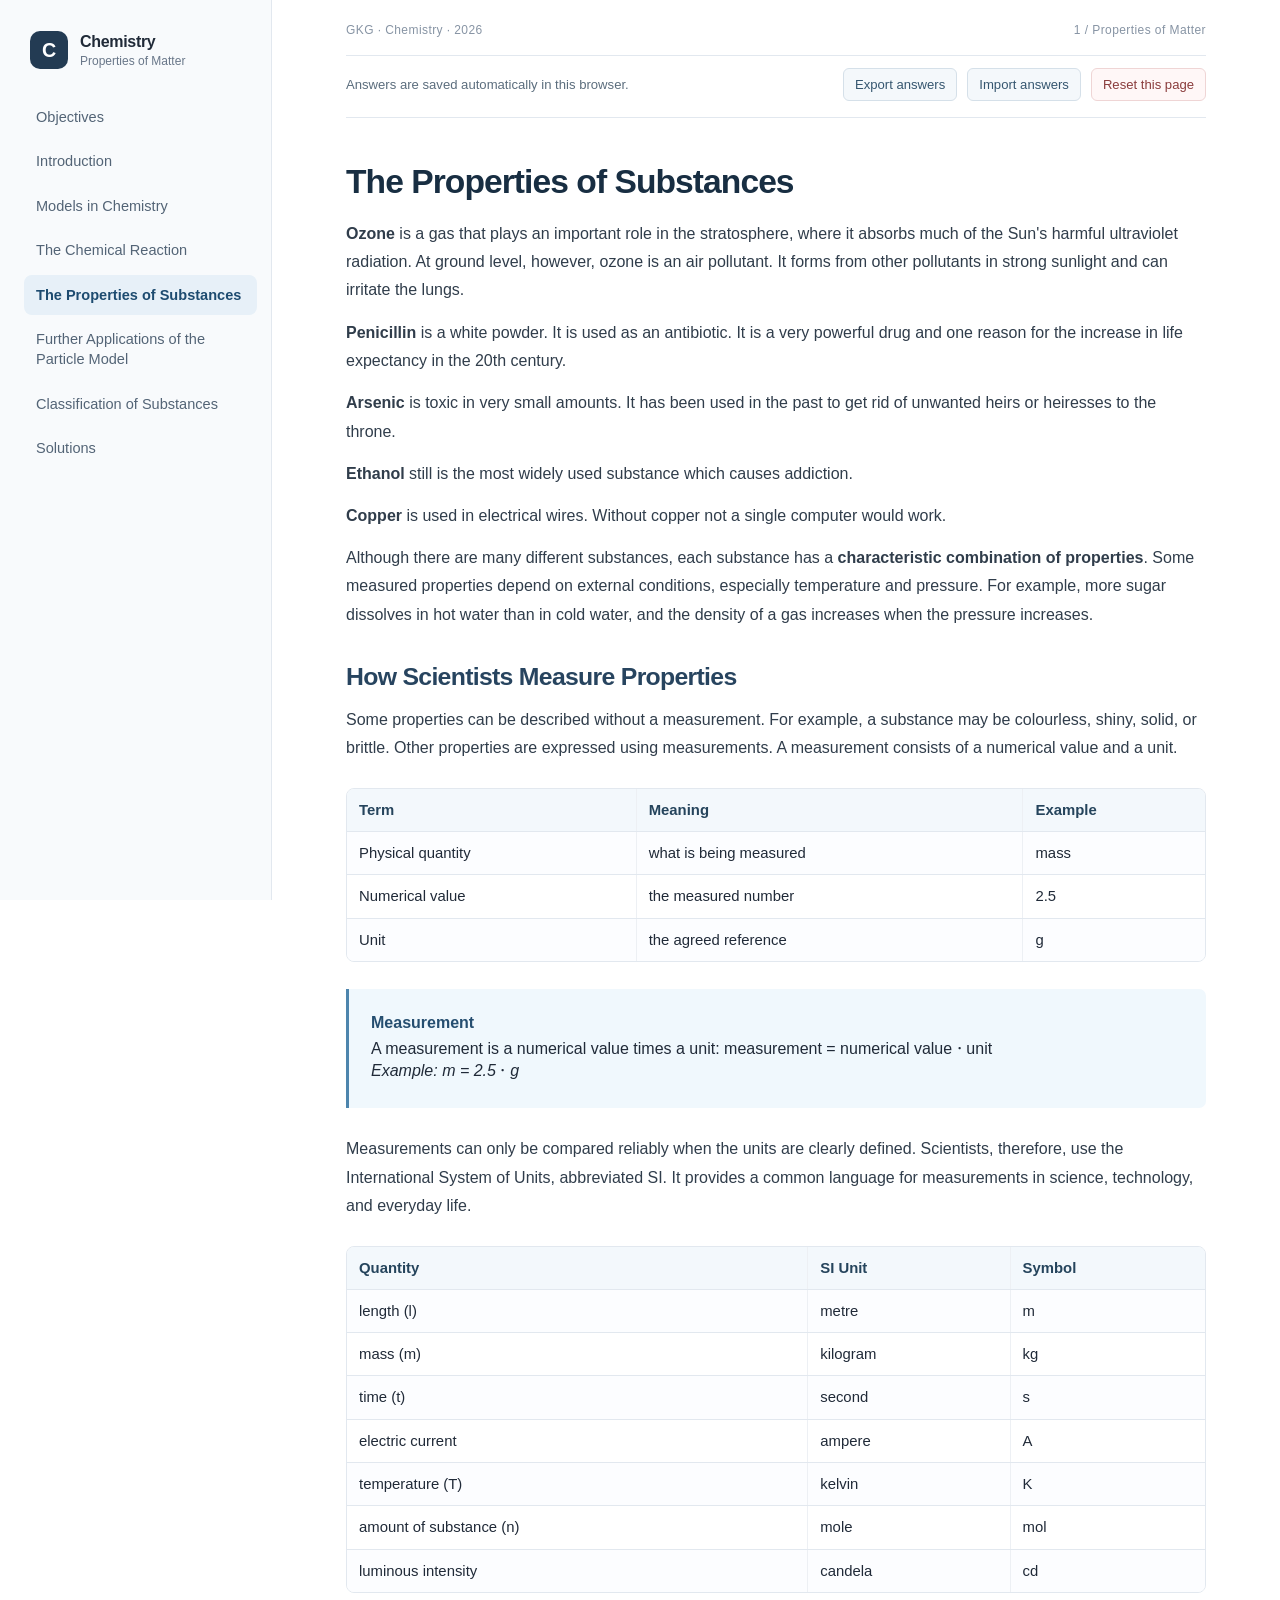
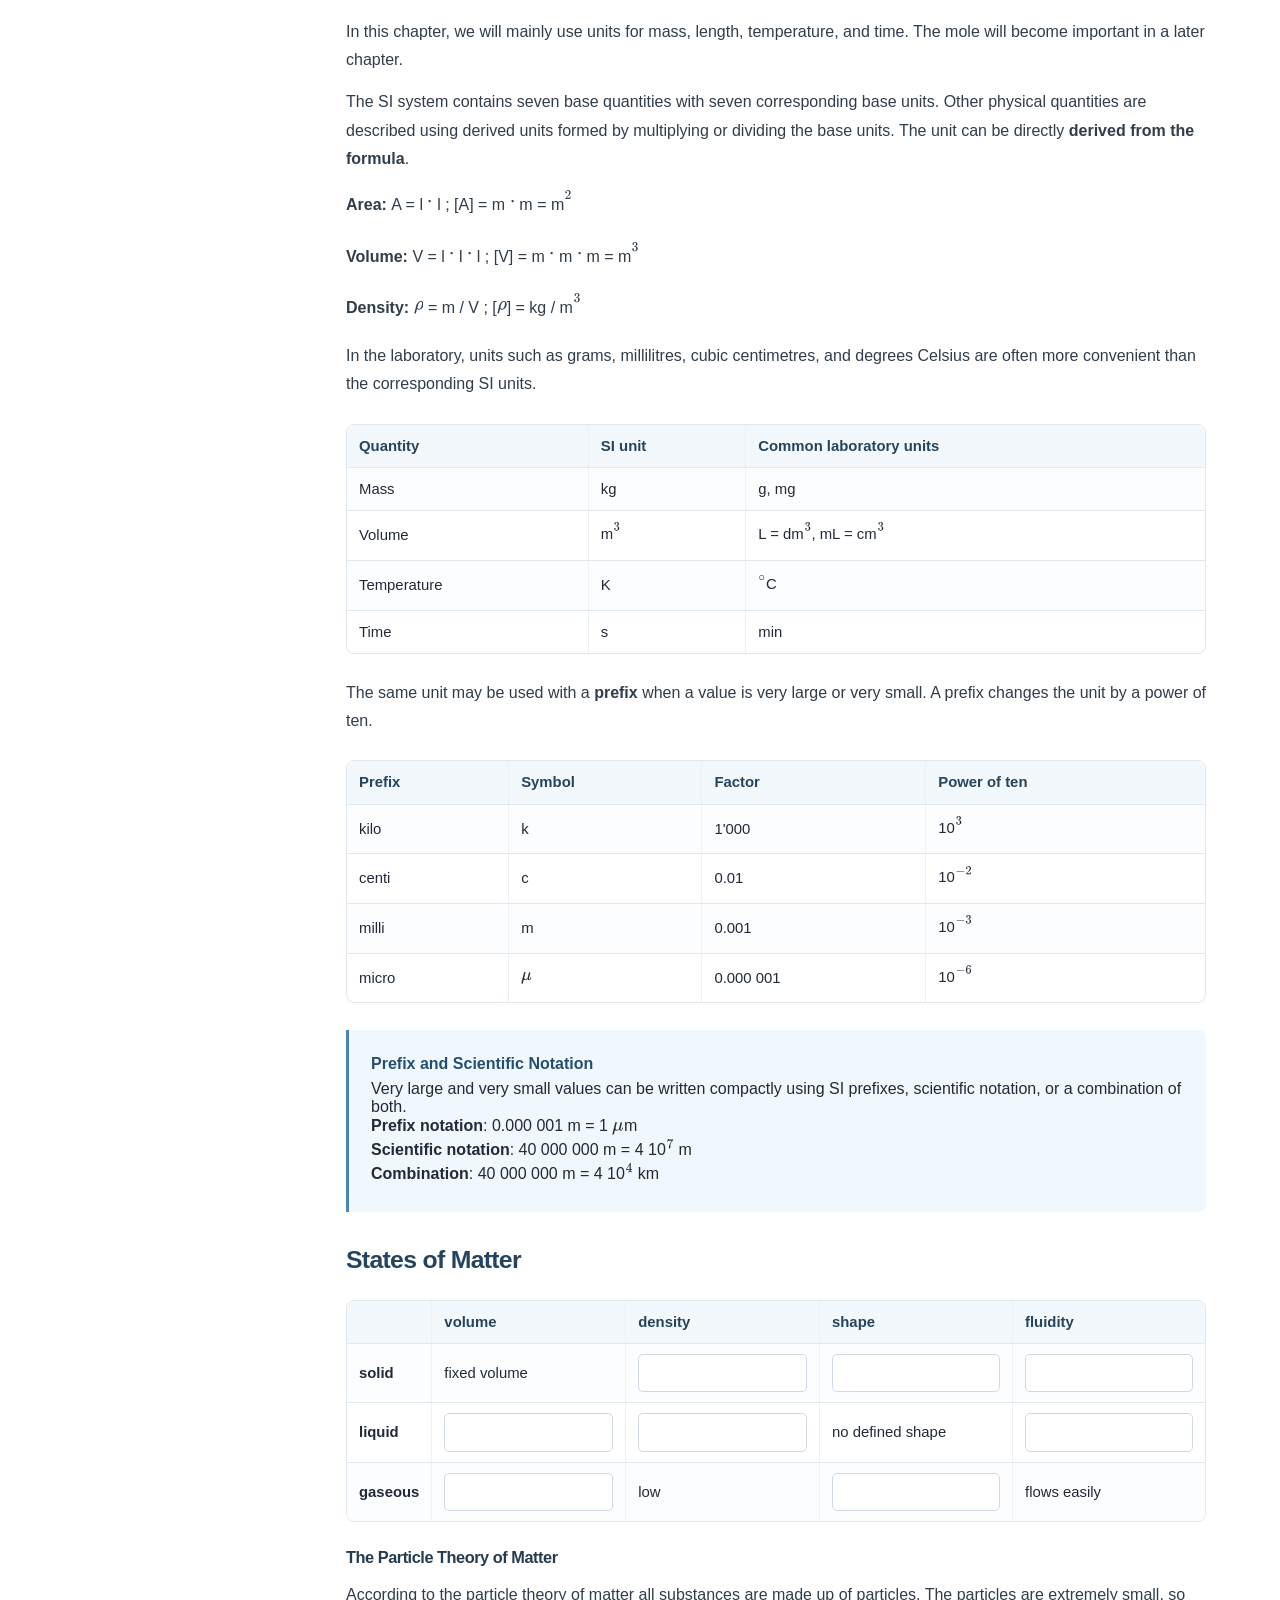
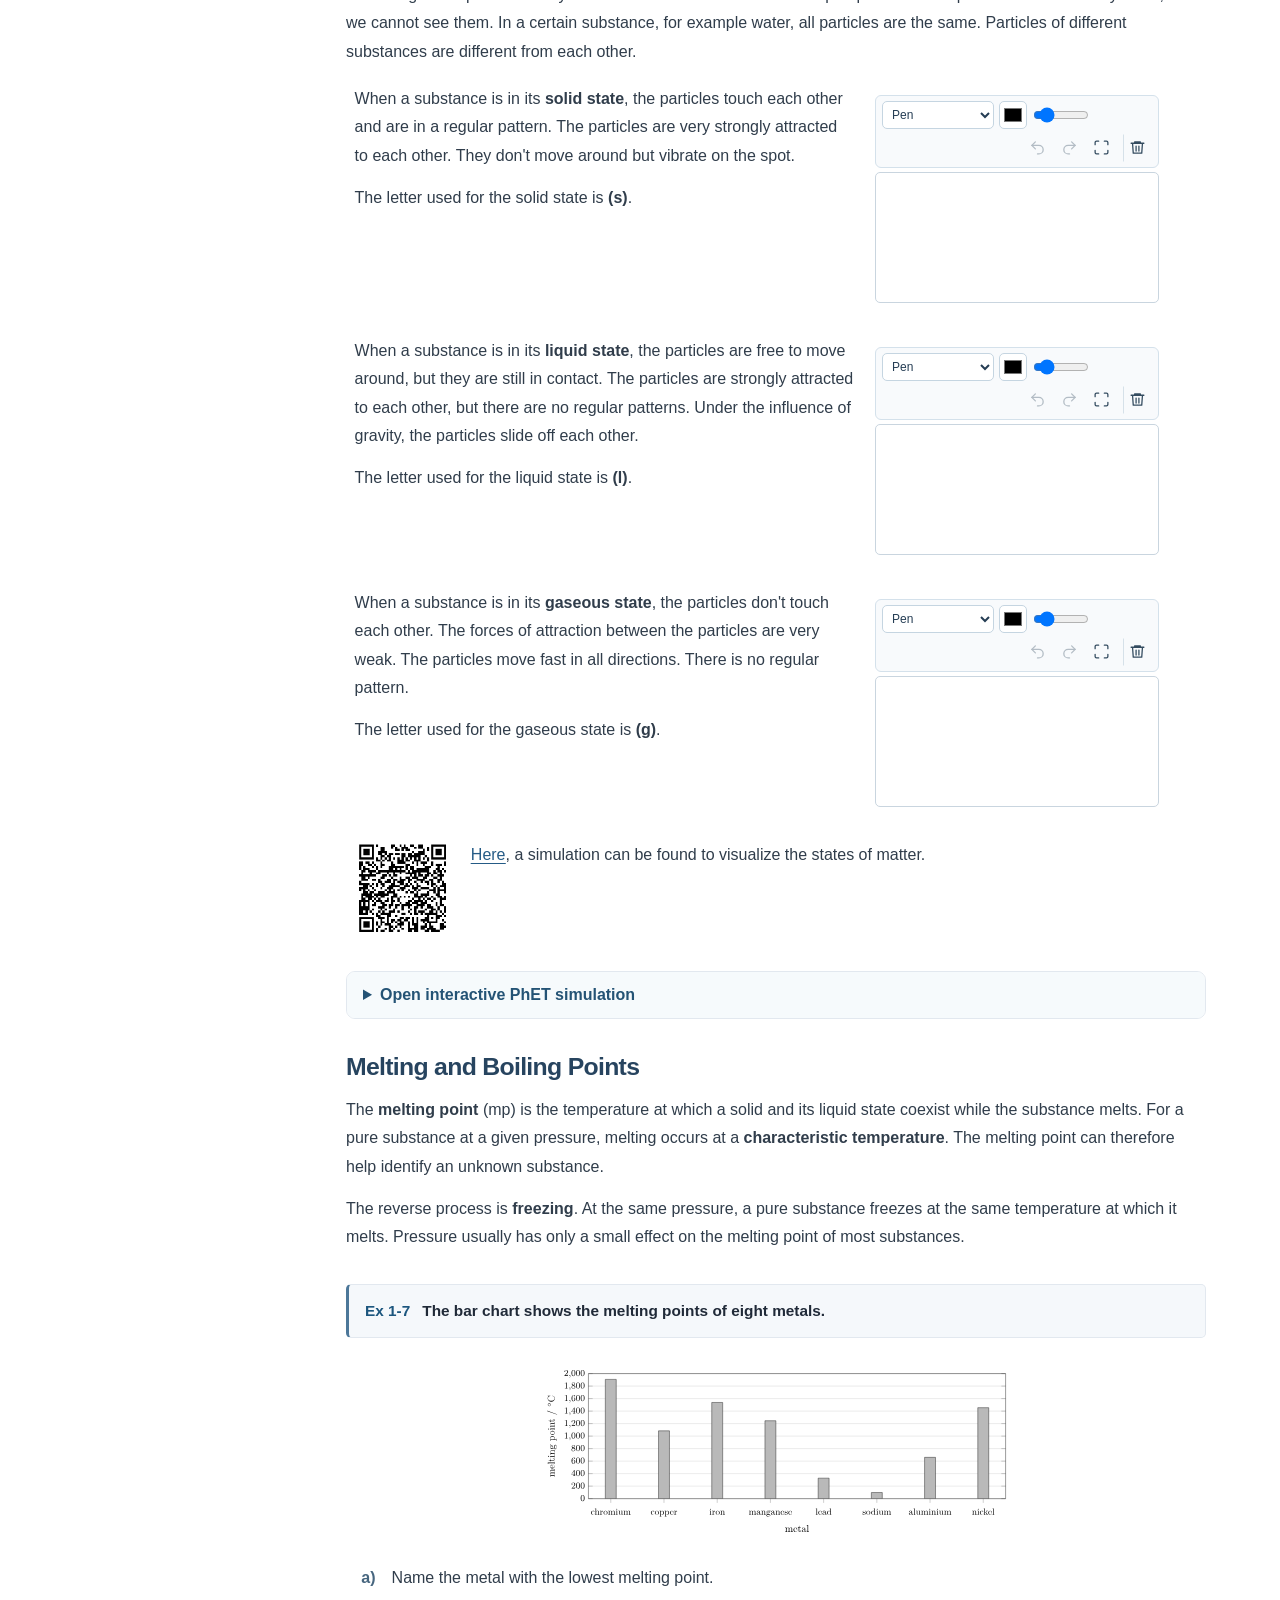
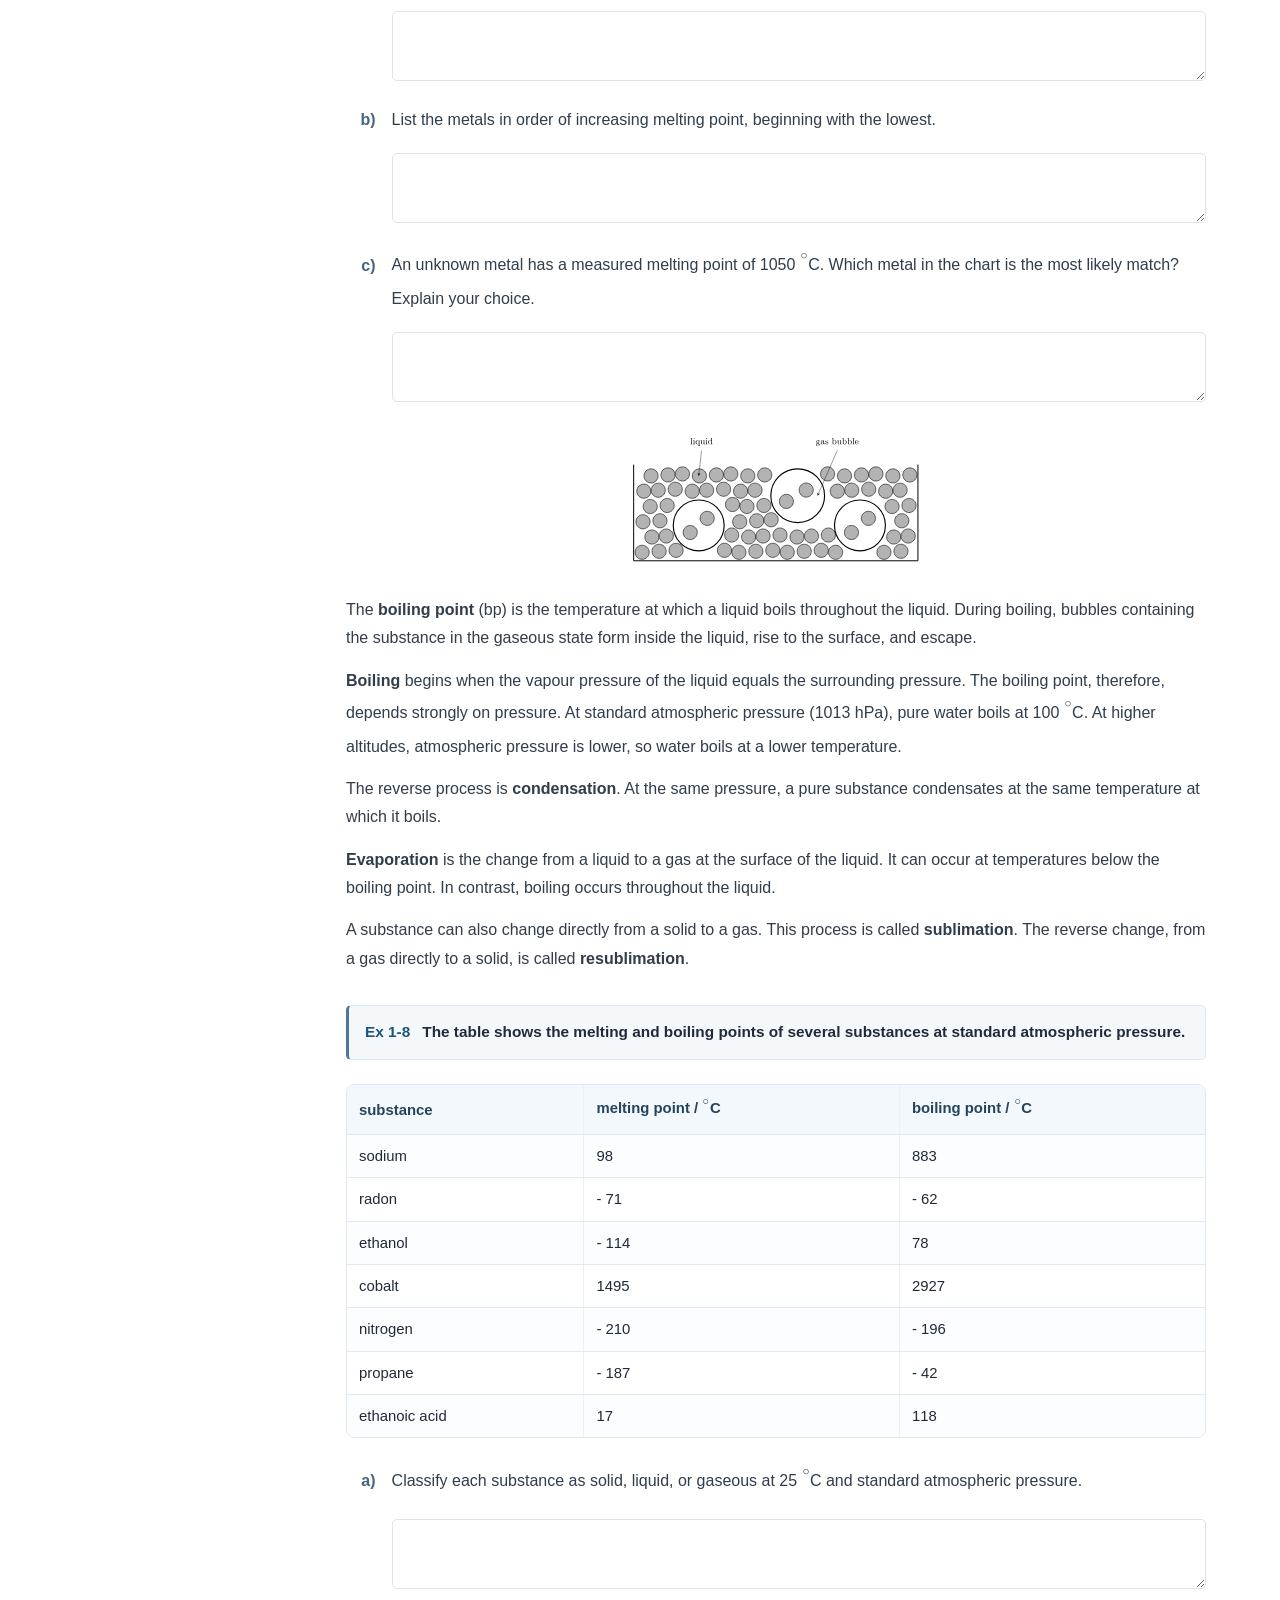
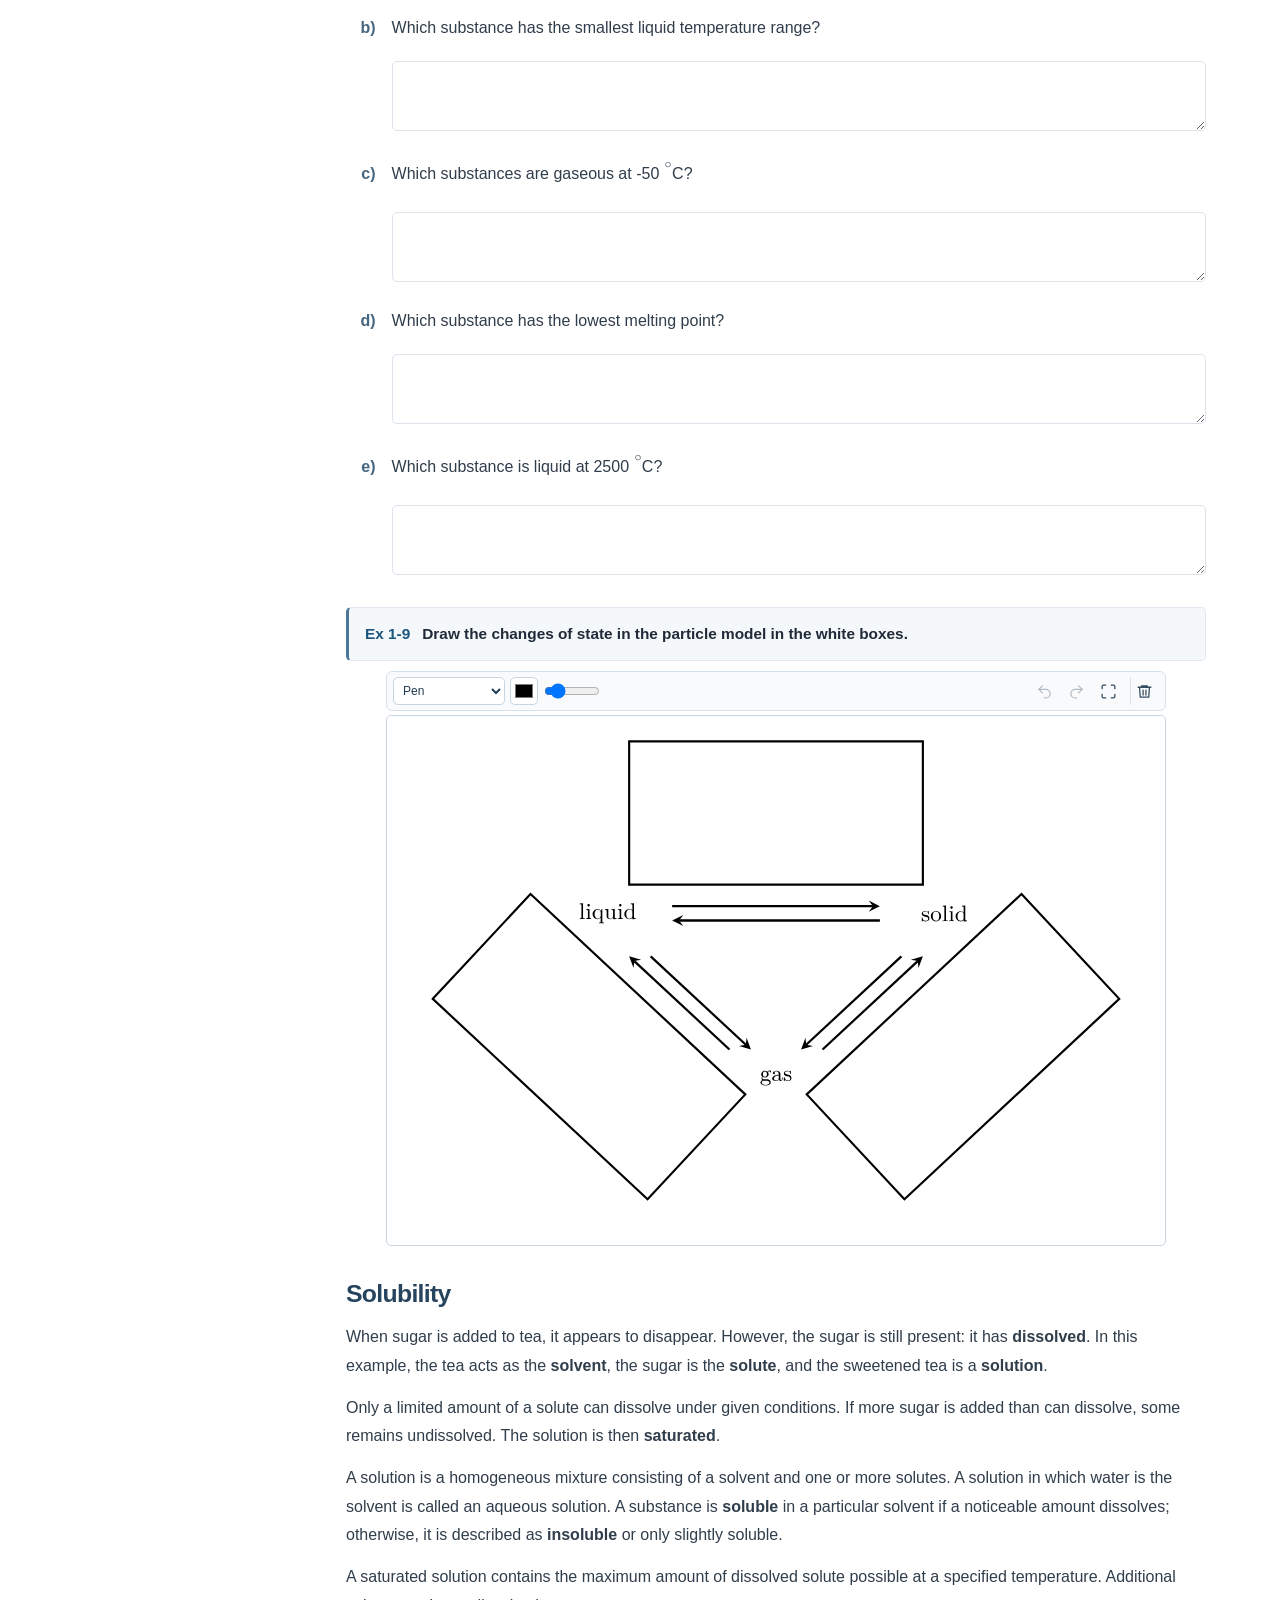
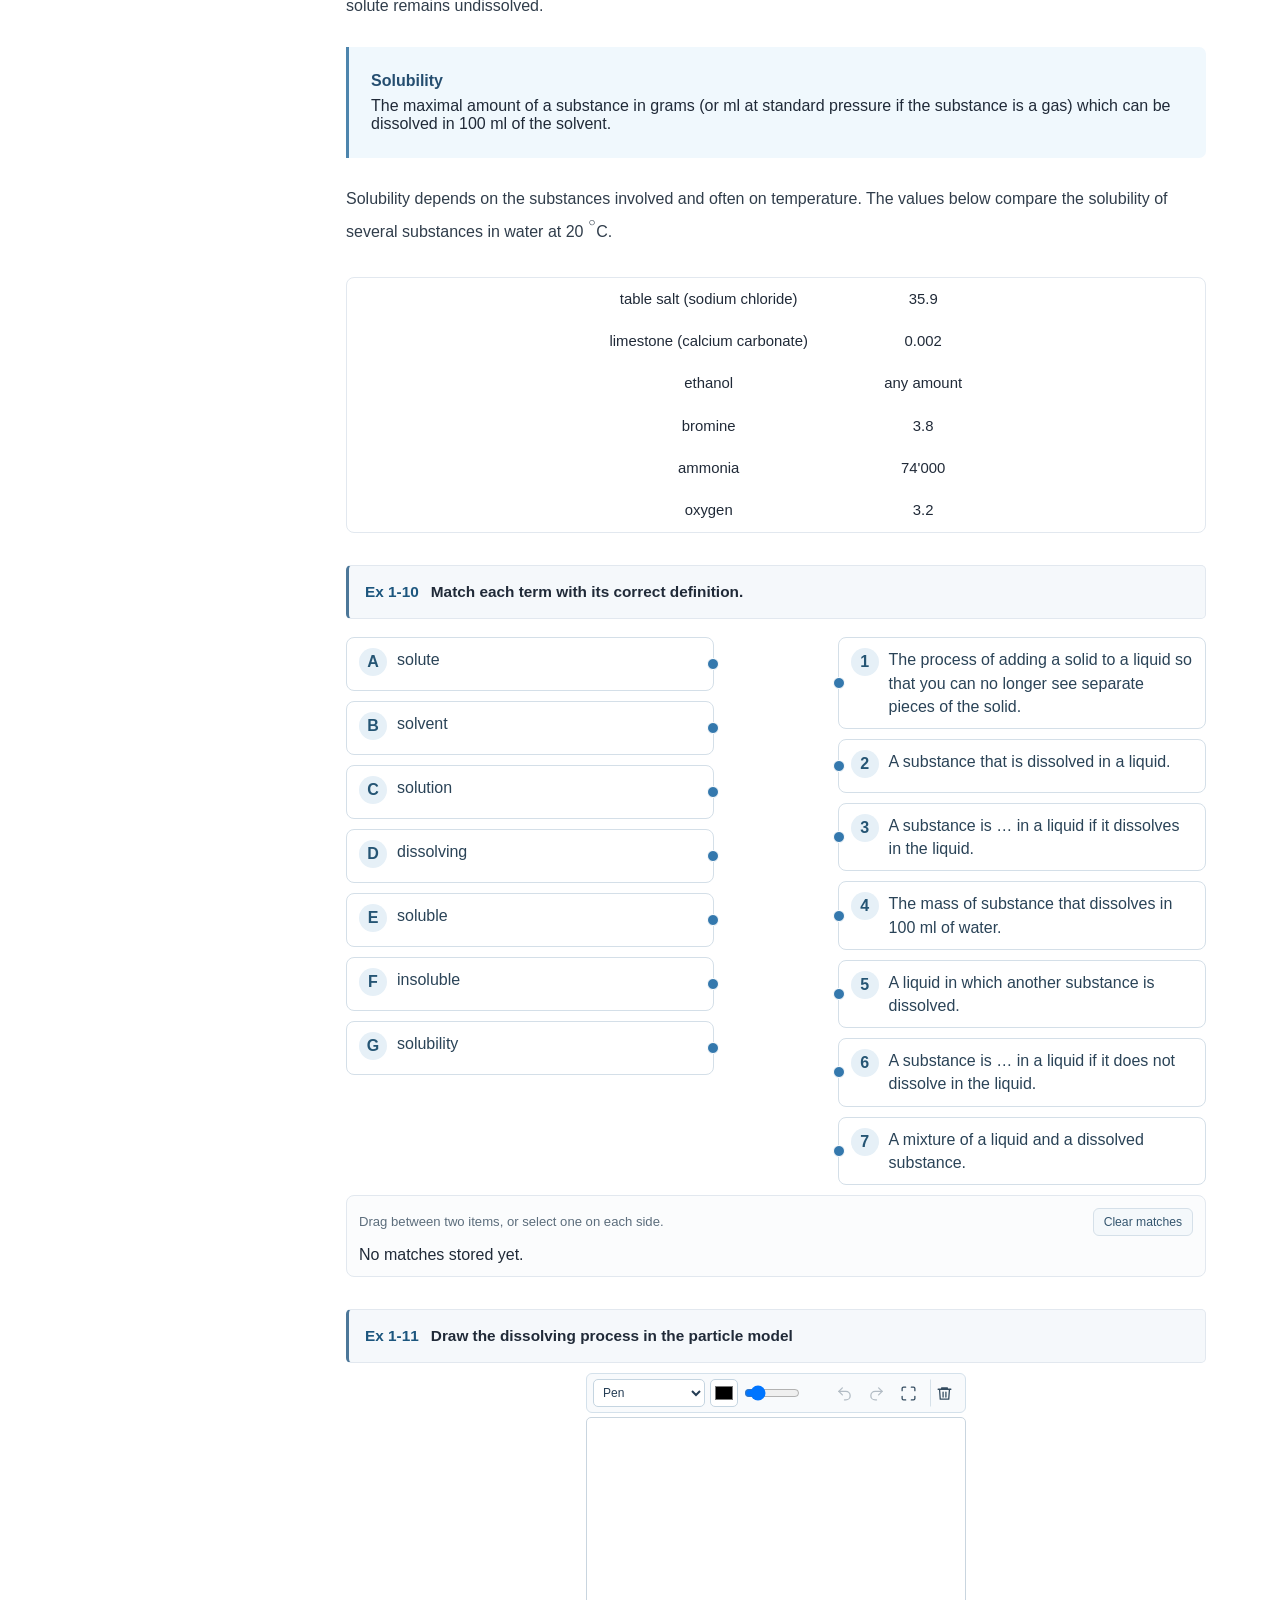
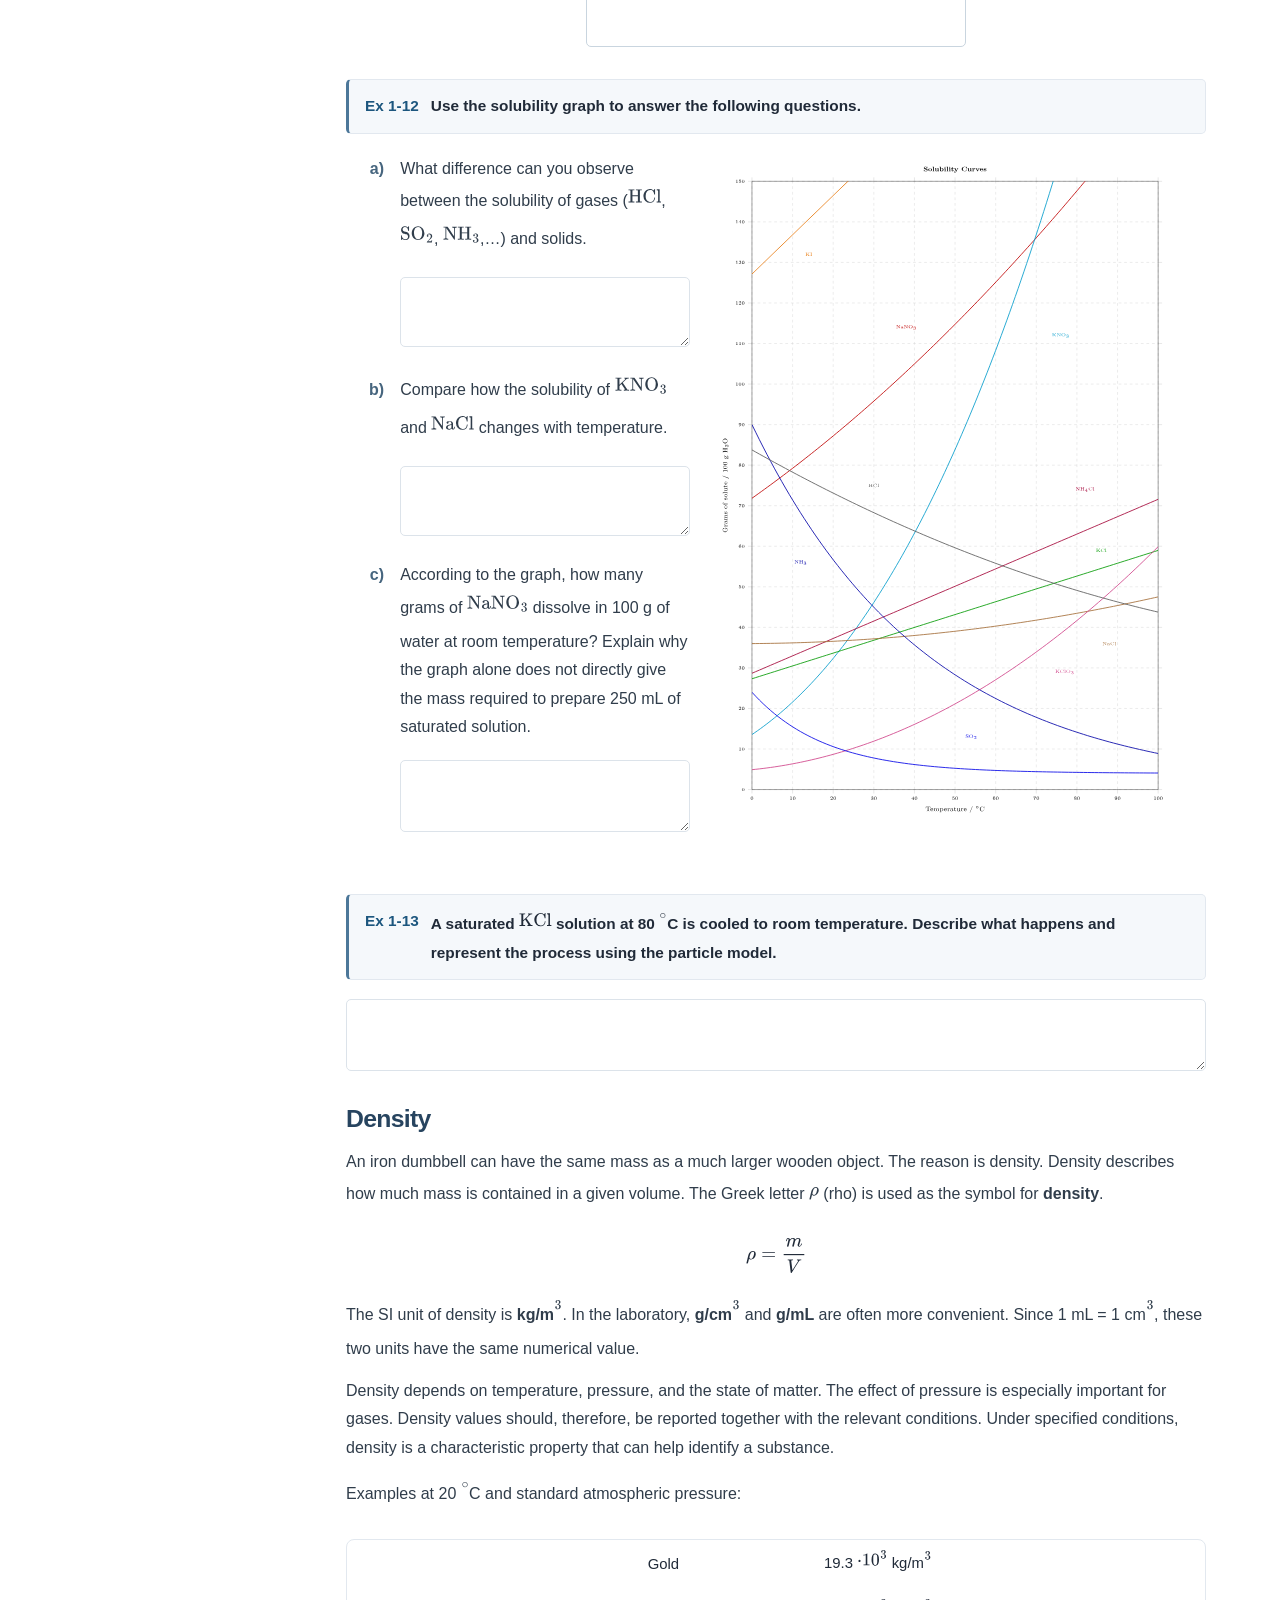
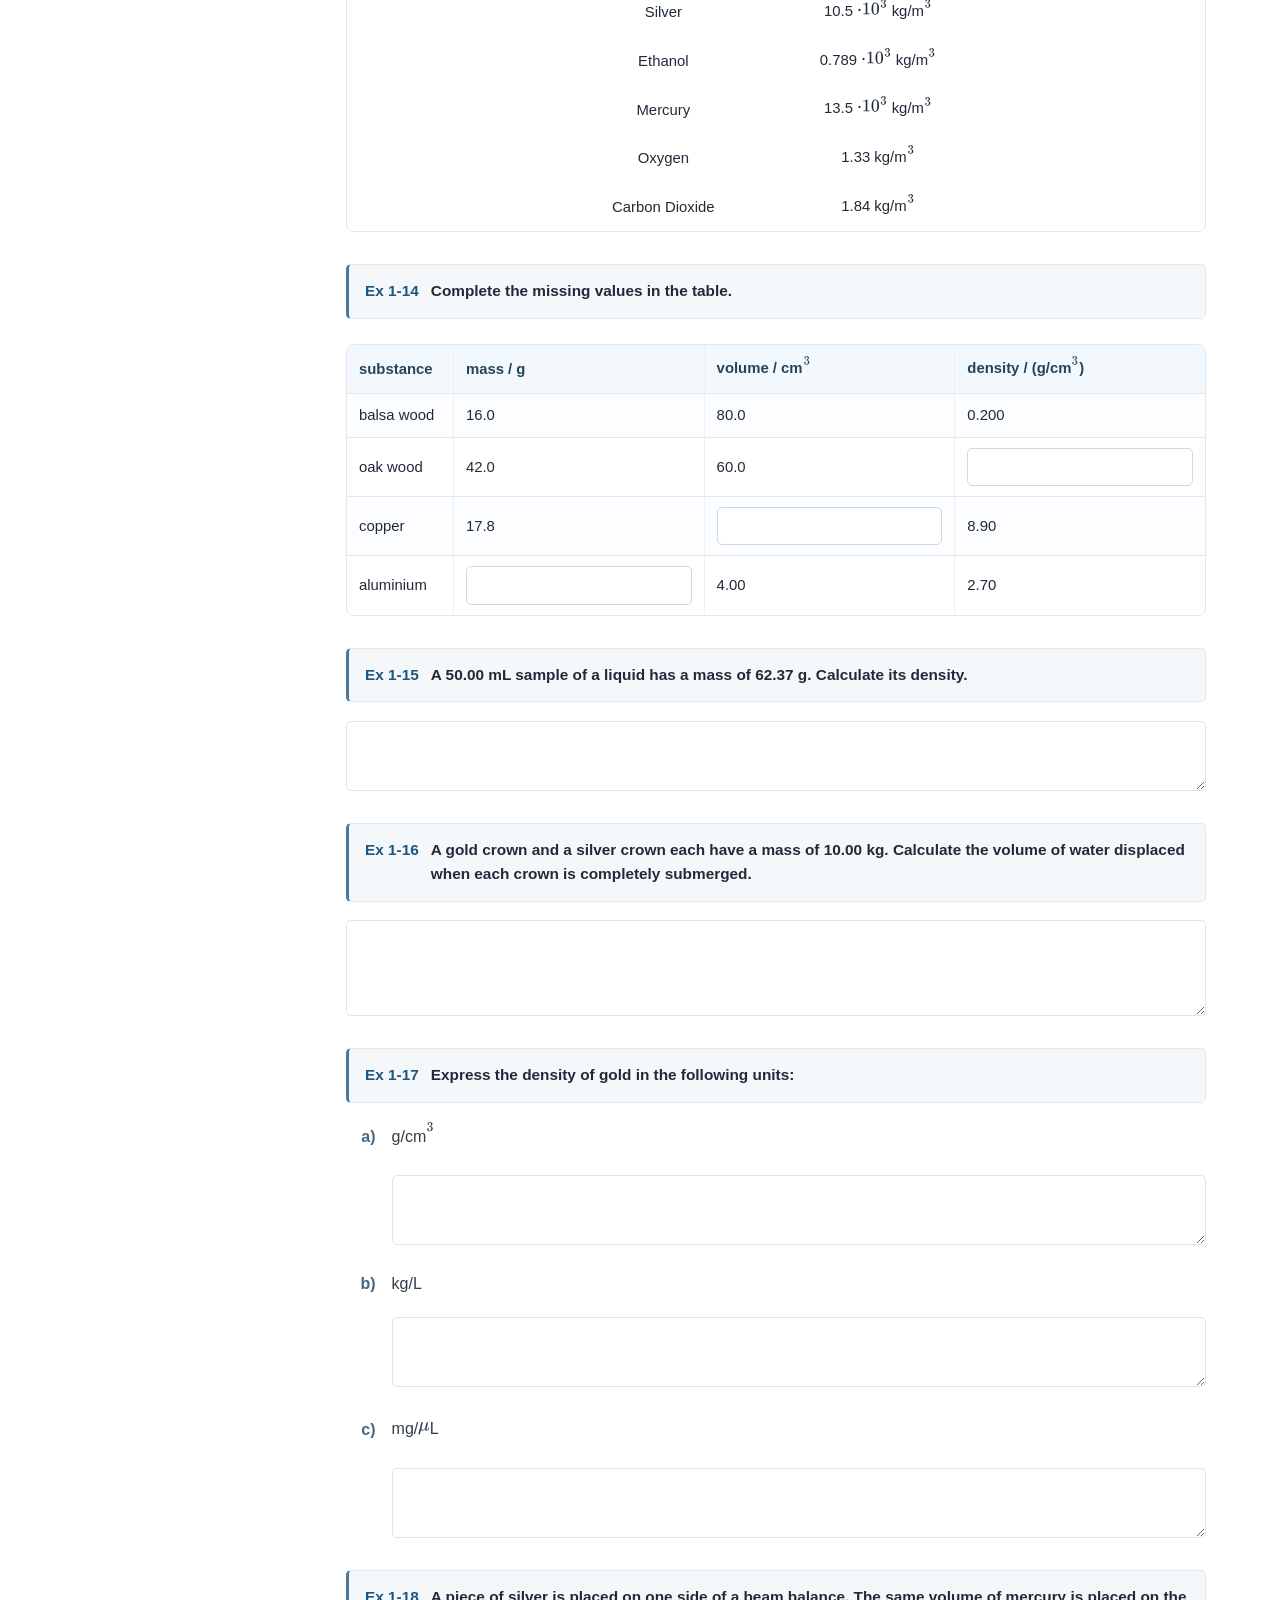
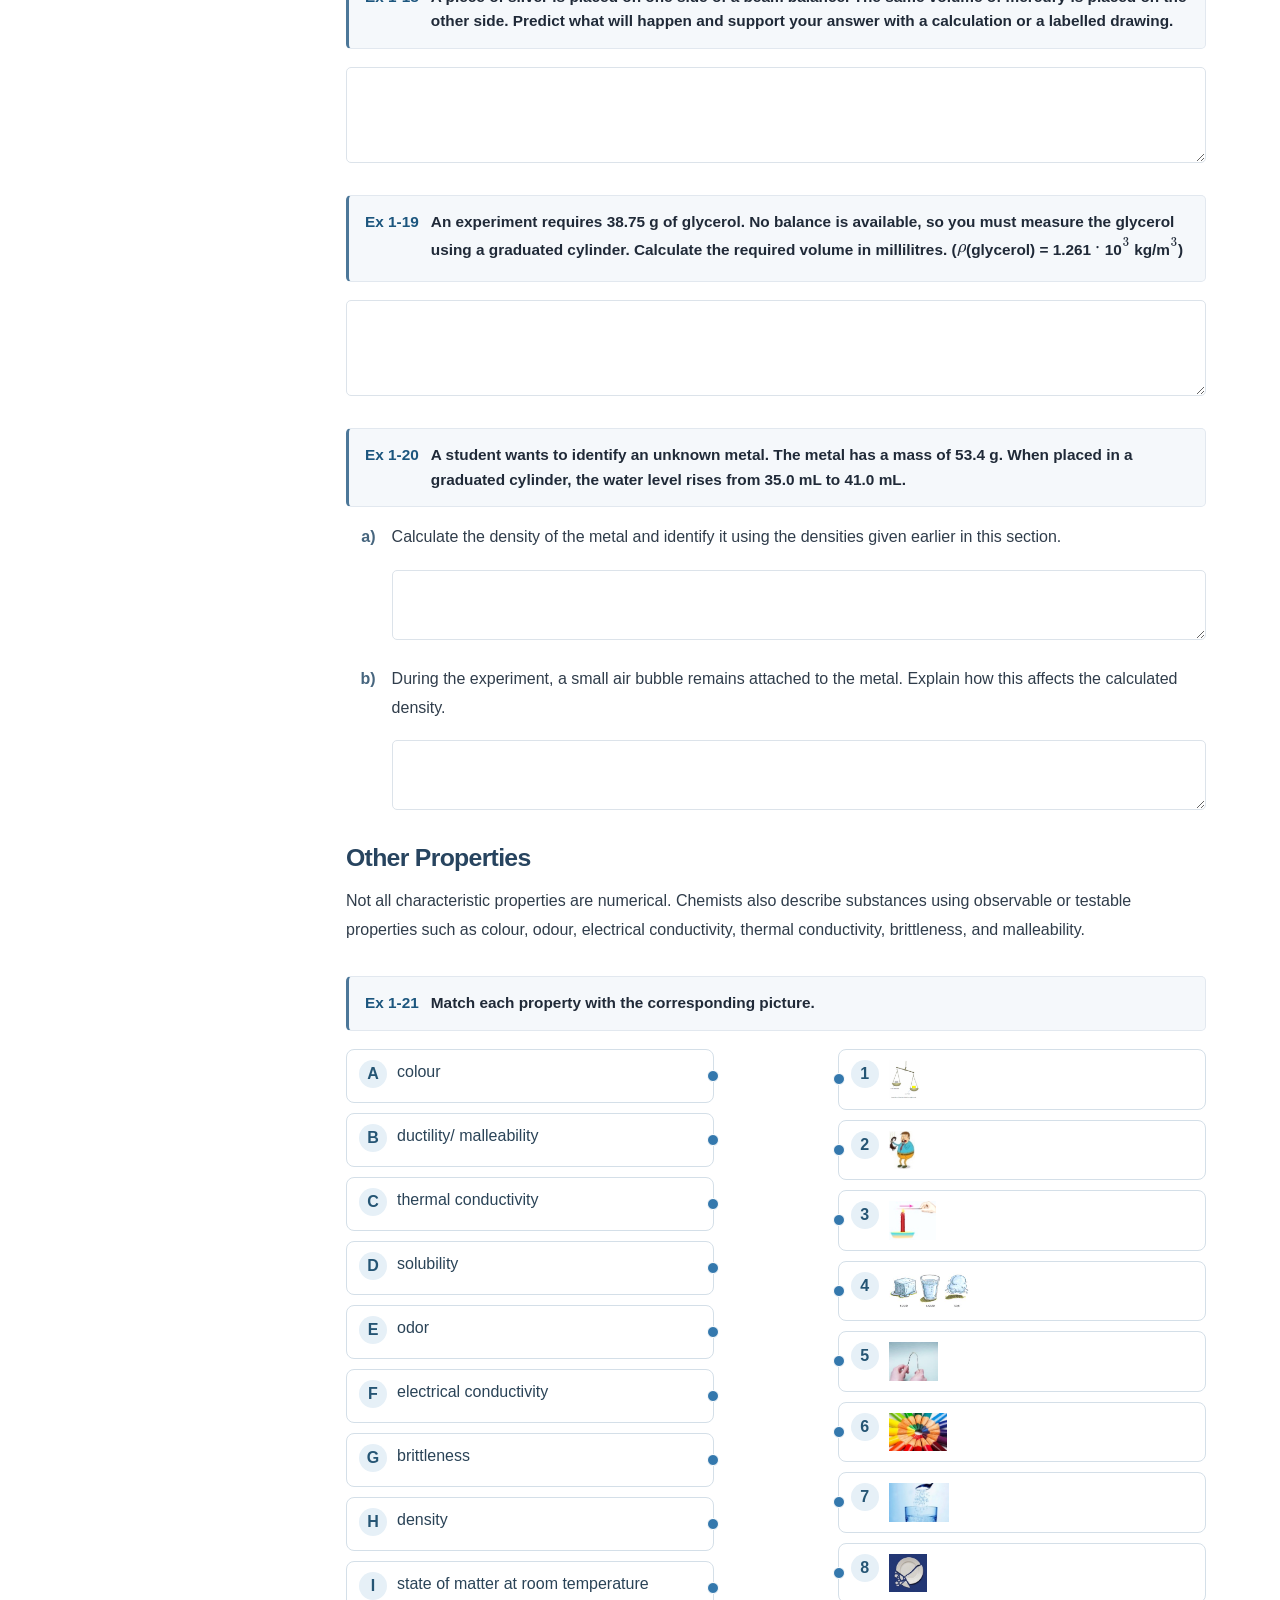
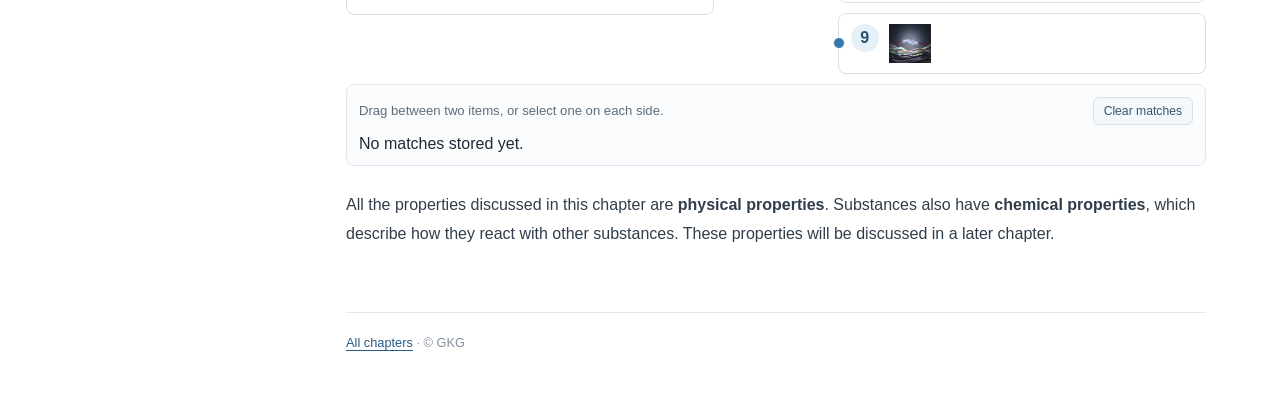
<file: chapters/04_properties.html>
<!DOCTYPE html><html lang="en"><head><meta charset="utf-8"><meta name="viewport" content="width=device-width, initial-scale=1"><meta name="color-scheme" content="light"><title>The Properties of Substances · Chemistry</title><link rel="stylesheet" href="../css/style.css"><script defer src="../js/script.js"></script></head><body><a href="#main" class="skip">Skip to content</a><header class="mobile-header"><button type="button" id="menu-toggle" aria-controls="sidebar" aria-expanded="false">☰ <span>Contents</span></button><a href="../index.html">Chemistry</a></header><aside id="sidebar" class="sidebar"><a class="brand" href="../index.html"><span class="brand-mark">C</span><span>Chemistry <small>Properties of Matter</small></span></a><nav class="main-nav" aria-label="Chapters"><a href="00_objectives.html">Objectives</a><a href="01_introduction.html">Introduction</a><a href="02_models.html">Models in Chemistry</a><a href="03_chemical_reactions.html">The Chemical Reaction</a><a aria-current="page" href="04_properties.html">The Properties of Substances</a><a href="05_particle_model_applications.html">Further Applications of the Particle Model</a><a href="06_classification.html">Classification of Substances</a><a href="07_solutions.html">Solutions</a></nav></aside><div class="body-layout"><main id="main" class="main-content"><div class="topbar"><span>GKG · Chemistry · 2026</span><span>1 / Properties of Matter</span></div><article class="article"><h1 id="h-25-04_properties" class="level-1">The Properties of Substances</h1>
<p><strong>Ozone </strong>is a gas that plays an important role in the stratosphere, where it absorbs much of the Sun&#x27;s harmful ultraviolet radiation. At ground level, however, ozone is an air pollutant. It forms from other pollutants in strong sunlight and can irritate the lungs.</p>
<p><strong>Penicillin </strong>is a white powder. It is used as an antibiotic. It is a very powerful drug and one reason for the increase in life expectancy in the 20th century.</p>
<p><strong>Arsenic </strong>is toxic in very small amounts. It has been used in the past to get rid of unwanted heirs or heiresses to the throne.</p>
<p><strong>Ethanol</strong> still is the most widely used substance which causes addiction.</p>
<p><strong>Copper</strong> is used in electrical wires. Without copper not a single computer would work.</p>
<p>Although there are many different substances, each substance has a <strong>characteristic combination of properties</strong>. Some measured properties depend on external conditions, especially temperature and pressure. For example, more sugar dissolves in hot water than in cold water, and the density of a gas increases when the pressure increases.</p>
<h2 id="h-26-04_properties" class="level-2">How Scientists Measure Properties</h2>
<p>Some properties can be described without a measurement. For example, a substance may be colourless, shiny, solid, or brittle. Other properties are expressed using measurements. A measurement consists of a numerical value and a unit.</p>
<div class="table-scroll"><table class="content-table"><tr><th>Term</th><th>Meaning</th><th>Example</th></tr>
<tr><td>Physical quantity</td><td>what is being measured</td><td>mass</td></tr>
<tr><td>Numerical value</td><td>the measured number</td><td>2.5</td></tr>
<tr><td>Unit</td><td>the agreed reference</td><td>g</td></tr></table></div>
<aside class="info-box"><p><div class="box-heading">Measurement</div> A measurement is a numerical value times a unit: measurement = numerical value <span class="math-static" data-tex="\cdot"><mjx-container class="MathJax" jax="SVG"><svg aria-label="\cdot" style="vertical-align: 0.43ex;" xmlns="http://www.w3.org/2000/svg" width="0.629ex" height="0.271ex" role="img" focusable="false" viewBox="0 -310 278 120"><g stroke="currentColor" fill="currentColor" stroke-width="0" transform="scale(1,-1)"><g data-mml-node="math"><g data-mml-node="mo"><path data-c="22C5" d="M78 250Q78 274 95 292T138 310Q162 310 180 294T199 251Q199 226 182 208T139 190T96 207T78 250Z"></path></g></g></g></svg></mjx-container></span> unit <br> <em>Example: m = 2.5 <span class="math-static" data-tex="\cdot"><mjx-container class="MathJax" jax="SVG"><svg aria-label="\cdot" style="vertical-align: 0.43ex;" xmlns="http://www.w3.org/2000/svg" width="0.629ex" height="0.271ex" role="img" focusable="false" viewBox="0 -310 278 120"><g stroke="currentColor" fill="currentColor" stroke-width="0" transform="scale(1,-1)"><g data-mml-node="math"><g data-mml-node="mo"><path data-c="22C5" d="M78 250Q78 274 95 292T138 310Q162 310 180 294T199 251Q199 226 182 208T139 190T96 207T78 250Z"></path></g></g></g></svg></mjx-container></span> g</em></p></aside>
<p>Measurements can only be compared reliably when the units are clearly defined. Scientists, therefore, use the International System of Units, abbreviated SI. It provides a common language for measurements in science, technology, and everyday life.</p>
<div class="table-scroll"><table class="content-table"><tr><th>Quantity</th><th>SI Unit</th><th>Symbol</th></tr>
<tr><td>length (l)</td><td>metre</td><td>m</td></tr>
<tr><td>mass (m)</td><td>kilogram</td><td>kg</td></tr>
<tr><td>time (t)</td><td>second</td><td>s</td></tr>
<tr><td>electric current</td><td>ampere</td><td>A</td></tr>
<tr><td>temperature (T)</td><td>kelvin</td><td>K</td></tr>
<tr><td>amount of substance (n)</td><td>mole</td><td>mol</td></tr>
<tr><td>luminous intensity</td><td>candela</td><td>cd</td></tr></table></div>
<p>In this chapter, we will mainly use units for mass, length, temperature, and time. The mole will become important in a later chapter.</p>
<p>The SI system contains seven base quantities with seven corresponding base units. Other physical quantities are described using derived units formed by multiplying or dividing the base units. The unit can be directly <strong>derived from the formula</strong>.</p>
<p><strong>Area: </strong>A = l <span class="math-static" data-tex="\cdot"><mjx-container class="MathJax" jax="SVG"><svg aria-label="\cdot" style="vertical-align: 0.43ex;" xmlns="http://www.w3.org/2000/svg" width="0.629ex" height="0.271ex" role="img" focusable="false" viewBox="0 -310 278 120"><g stroke="currentColor" fill="currentColor" stroke-width="0" transform="scale(1,-1)"><g data-mml-node="math"><g data-mml-node="mo"><path data-c="22C5" d="M78 250Q78 274 95 292T138 310Q162 310 180 294T199 251Q199 226 182 208T139 190T96 207T78 250Z"></path></g></g></g></svg></mjx-container></span> l ; [A] = m <span class="math-static" data-tex="\cdot"><mjx-container class="MathJax" jax="SVG"><svg aria-label="\cdot" style="vertical-align: 0.43ex;" xmlns="http://www.w3.org/2000/svg" width="0.629ex" height="0.271ex" role="img" focusable="false" viewBox="0 -310 278 120"><g stroke="currentColor" fill="currentColor" stroke-width="0" transform="scale(1,-1)"><g data-mml-node="math"><g data-mml-node="mo"><path data-c="22C5" d="M78 250Q78 274 95 292T138 310Q162 310 180 294T199 251Q199 226 182 208T139 190T96 207T78 250Z"></path></g></g></g></svg></mjx-container></span> m = m<span class="math-static" data-tex="^2"><mjx-container class="MathJax" jax="SVG"><svg aria-label="^2" style="vertical-align: 0;" xmlns="http://www.w3.org/2000/svg" width="0.988ex" height="1.887ex" role="img" focusable="false" viewBox="0 -833.9 436.6 833.9"><g stroke="currentColor" fill="currentColor" stroke-width="0" transform="scale(1,-1)"><g data-mml-node="math"><g data-mml-node="msup"><g data-mml-node="mi"></g><g data-mml-node="mn" transform="translate(33,363) scale(0.707)"><path data-c="32" d="M109 429Q82 429 66 447T50 491Q50 562 103 614T235 666Q326 666 387 610T449 465Q449 422 429 383T381 315T301 241Q265 210 201 149L142 93L218 92Q375 92 385 97Q392 99 409 186V189H449V186Q448 183 436 95T421 3V0H50V19V31Q50 38 56 46T86 81Q115 113 136 137Q145 147 170 174T204 211T233 244T261 278T284 308T305 340T320 369T333 401T340 431T343 464Q343 527 309 573T212 619Q179 619 154 602T119 569T109 550Q109 549 114 549Q132 549 151 535T170 489Q170 464 154 447T109 429Z"></path></g></g></g></g></svg></mjx-container></span></p>
<p><strong>Volume: </strong>V = l <span class="math-static" data-tex="\cdot"><mjx-container class="MathJax" jax="SVG"><svg aria-label="\cdot" style="vertical-align: 0.43ex;" xmlns="http://www.w3.org/2000/svg" width="0.629ex" height="0.271ex" role="img" focusable="false" viewBox="0 -310 278 120"><g stroke="currentColor" fill="currentColor" stroke-width="0" transform="scale(1,-1)"><g data-mml-node="math"><g data-mml-node="mo"><path data-c="22C5" d="M78 250Q78 274 95 292T138 310Q162 310 180 294T199 251Q199 226 182 208T139 190T96 207T78 250Z"></path></g></g></g></svg></mjx-container></span> l <span class="math-static" data-tex="\cdot"><mjx-container class="MathJax" jax="SVG"><svg aria-label="\cdot" style="vertical-align: 0.43ex;" xmlns="http://www.w3.org/2000/svg" width="0.629ex" height="0.271ex" role="img" focusable="false" viewBox="0 -310 278 120"><g stroke="currentColor" fill="currentColor" stroke-width="0" transform="scale(1,-1)"><g data-mml-node="math"><g data-mml-node="mo"><path data-c="22C5" d="M78 250Q78 274 95 292T138 310Q162 310 180 294T199 251Q199 226 182 208T139 190T96 207T78 250Z"></path></g></g></g></svg></mjx-container></span> l ; [V] = m <span class="math-static" data-tex="\cdot"><mjx-container class="MathJax" jax="SVG"><svg aria-label="\cdot" style="vertical-align: 0.43ex;" xmlns="http://www.w3.org/2000/svg" width="0.629ex" height="0.271ex" role="img" focusable="false" viewBox="0 -310 278 120"><g stroke="currentColor" fill="currentColor" stroke-width="0" transform="scale(1,-1)"><g data-mml-node="math"><g data-mml-node="mo"><path data-c="22C5" d="M78 250Q78 274 95 292T138 310Q162 310 180 294T199 251Q199 226 182 208T139 190T96 207T78 250Z"></path></g></g></g></svg></mjx-container></span> m <span class="math-static" data-tex="\cdot"><mjx-container class="MathJax" jax="SVG"><svg aria-label="\cdot" style="vertical-align: 0.43ex;" xmlns="http://www.w3.org/2000/svg" width="0.629ex" height="0.271ex" role="img" focusable="false" viewBox="0 -310 278 120"><g stroke="currentColor" fill="currentColor" stroke-width="0" transform="scale(1,-1)"><g data-mml-node="math"><g data-mml-node="mo"><path data-c="22C5" d="M78 250Q78 274 95 292T138 310Q162 310 180 294T199 251Q199 226 182 208T139 190T96 207T78 250Z"></path></g></g></g></svg></mjx-container></span> m = m<span class="math-static" data-tex="^{3}"><mjx-container class="MathJax" jax="SVG"><svg aria-label="^{3}" style="vertical-align: 0;" xmlns="http://www.w3.org/2000/svg" width="0.988ex" height="1.885ex" role="img" focusable="false" viewBox="0 -833.2 436.6 833.2"><g stroke="currentColor" fill="currentColor" stroke-width="0" transform="scale(1,-1)"><g data-mml-node="math"><g data-mml-node="msup"><g data-mml-node="mi"></g><g data-mml-node="TeXAtom" transform="translate(33,363) scale(0.707)" data-mjx-texclass="ORD"><g data-mml-node="mn"><path data-c="33" d="M127 463Q100 463 85 480T69 524Q69 579 117 622T233 665Q268 665 277 664Q351 652 390 611T430 522Q430 470 396 421T302 350L299 348Q299 347 308 345T337 336T375 315Q457 262 457 175Q457 96 395 37T238 -22Q158 -22 100 21T42 130Q42 158 60 175T105 193Q133 193 151 175T169 130Q169 119 166 110T159 94T148 82T136 74T126 70T118 67L114 66Q165 21 238 21Q293 21 321 74Q338 107 338 175V195Q338 290 274 322Q259 328 213 329L171 330L168 332Q166 335 166 348Q166 366 174 366Q202 366 232 371Q266 376 294 413T322 525V533Q322 590 287 612Q265 626 240 626Q208 626 181 615T143 592T132 580H135Q138 579 143 578T153 573T165 566T175 555T183 540T186 520Q186 498 172 481T127 463Z"></path></g></g></g></g></g></svg></mjx-container></span></p>
<p><strong>Density: </strong><span class="math-static" data-tex="\rho"><mjx-container class="MathJax" jax="SVG"><svg aria-label="\rho" style="vertical-align: -0.489ex;" xmlns="http://www.w3.org/2000/svg" width="1.17ex" height="1.489ex" role="img" focusable="false" viewBox="0 -442 517 658"><g stroke="currentColor" fill="currentColor" stroke-width="0" transform="scale(1,-1)"><g data-mml-node="math"><g data-mml-node="mi"><path data-c="1D70C" d="M58 -216Q25 -216 23 -186Q23 -176 73 26T127 234Q143 289 182 341Q252 427 341 441Q343 441 349 441T359 442Q432 442 471 394T510 276Q510 219 486 165T425 74T345 13T266 -10H255H248Q197 -10 165 35L160 41L133 -71Q108 -168 104 -181T92 -202Q76 -216 58 -216ZM424 322Q424 359 407 382T357 405Q322 405 287 376T231 300Q217 269 193 170L176 102Q193 26 260 26Q298 26 334 62Q367 92 389 158T418 266T424 322Z"></path></g></g></g></svg></mjx-container></span> = m / V ; [<span class="math-static" data-tex="\rho"><mjx-container class="MathJax" jax="SVG"><svg aria-label="\rho" style="vertical-align: -0.489ex;" xmlns="http://www.w3.org/2000/svg" width="1.17ex" height="1.489ex" role="img" focusable="false" viewBox="0 -442 517 658"><g stroke="currentColor" fill="currentColor" stroke-width="0" transform="scale(1,-1)"><g data-mml-node="math"><g data-mml-node="mi"><path data-c="1D70C" d="M58 -216Q25 -216 23 -186Q23 -176 73 26T127 234Q143 289 182 341Q252 427 341 441Q343 441 349 441T359 442Q432 442 471 394T510 276Q510 219 486 165T425 74T345 13T266 -10H255H248Q197 -10 165 35L160 41L133 -71Q108 -168 104 -181T92 -202Q76 -216 58 -216ZM424 322Q424 359 407 382T357 405Q322 405 287 376T231 300Q217 269 193 170L176 102Q193 26 260 26Q298 26 334 62Q367 92 389 158T418 266T424 322Z"></path></g></g></g></svg></mjx-container></span>] = kg / m<span class="math-static" data-tex="^3"><mjx-container class="MathJax" jax="SVG"><svg aria-label="^3" style="vertical-align: 0;" xmlns="http://www.w3.org/2000/svg" width="0.988ex" height="1.885ex" role="img" focusable="false" viewBox="0 -833.2 436.6 833.2"><g stroke="currentColor" fill="currentColor" stroke-width="0" transform="scale(1,-1)"><g data-mml-node="math"><g data-mml-node="msup"><g data-mml-node="mi"></g><g data-mml-node="mn" transform="translate(33,363) scale(0.707)"><path data-c="33" d="M127 463Q100 463 85 480T69 524Q69 579 117 622T233 665Q268 665 277 664Q351 652 390 611T430 522Q430 470 396 421T302 350L299 348Q299 347 308 345T337 336T375 315Q457 262 457 175Q457 96 395 37T238 -22Q158 -22 100 21T42 130Q42 158 60 175T105 193Q133 193 151 175T169 130Q169 119 166 110T159 94T148 82T136 74T126 70T118 67L114 66Q165 21 238 21Q293 21 321 74Q338 107 338 175V195Q338 290 274 322Q259 328 213 329L171 330L168 332Q166 335 166 348Q166 366 174 366Q202 366 232 371Q266 376 294 413T322 525V533Q322 590 287 612Q265 626 240 626Q208 626 181 615T143 592T132 580H135Q138 579 143 578T153 573T165 566T175 555T183 540T186 520Q186 498 172 481T127 463Z"></path></g></g></g></g></svg></mjx-container></span></p>
<p>In the laboratory, units such as grams, millilitres, cubic centimetres, and degrees Celsius are often more convenient than the corresponding SI units.</p>
<div class="table-scroll"><table class="content-table"><tr><th>Quantity</th><th>SI unit</th><th>Common laboratory units</th></tr>
<tr><td>Mass</td><td>kg</td><td>g, mg</td></tr>
<tr><td>Volume</td><td>m<span class="math-static" data-tex="^3"><mjx-container class="MathJax" jax="SVG"><svg aria-label="^3" style="vertical-align: 0;" xmlns="http://www.w3.org/2000/svg" width="0.988ex" height="1.885ex" role="img" focusable="false" viewBox="0 -833.2 436.6 833.2"><g stroke="currentColor" fill="currentColor" stroke-width="0" transform="scale(1,-1)"><g data-mml-node="math"><g data-mml-node="msup"><g data-mml-node="mi"></g><g data-mml-node="mn" transform="translate(33,363) scale(0.707)"><path data-c="33" d="M127 463Q100 463 85 480T69 524Q69 579 117 622T233 665Q268 665 277 664Q351 652 390 611T430 522Q430 470 396 421T302 350L299 348Q299 347 308 345T337 336T375 315Q457 262 457 175Q457 96 395 37T238 -22Q158 -22 100 21T42 130Q42 158 60 175T105 193Q133 193 151 175T169 130Q169 119 166 110T159 94T148 82T136 74T126 70T118 67L114 66Q165 21 238 21Q293 21 321 74Q338 107 338 175V195Q338 290 274 322Q259 328 213 329L171 330L168 332Q166 335 166 348Q166 366 174 366Q202 366 232 371Q266 376 294 413T322 525V533Q322 590 287 612Q265 626 240 626Q208 626 181 615T143 592T132 580H135Q138 579 143 578T153 573T165 566T175 555T183 540T186 520Q186 498 172 481T127 463Z"></path></g></g></g></g></svg></mjx-container></span></td><td>L = dm<span class="math-static" data-tex="^3"><mjx-container class="MathJax" jax="SVG"><svg aria-label="^3" style="vertical-align: 0;" xmlns="http://www.w3.org/2000/svg" width="0.988ex" height="1.885ex" role="img" focusable="false" viewBox="0 -833.2 436.6 833.2"><g stroke="currentColor" fill="currentColor" stroke-width="0" transform="scale(1,-1)"><g data-mml-node="math"><g data-mml-node="msup"><g data-mml-node="mi"></g><g data-mml-node="mn" transform="translate(33,363) scale(0.707)"><path data-c="33" d="M127 463Q100 463 85 480T69 524Q69 579 117 622T233 665Q268 665 277 664Q351 652 390 611T430 522Q430 470 396 421T302 350L299 348Q299 347 308 345T337 336T375 315Q457 262 457 175Q457 96 395 37T238 -22Q158 -22 100 21T42 130Q42 158 60 175T105 193Q133 193 151 175T169 130Q169 119 166 110T159 94T148 82T136 74T126 70T118 67L114 66Q165 21 238 21Q293 21 321 74Q338 107 338 175V195Q338 290 274 322Q259 328 213 329L171 330L168 332Q166 335 166 348Q166 366 174 366Q202 366 232 371Q266 376 294 413T322 525V533Q322 590 287 612Q265 626 240 626Q208 626 181 615T143 592T132 580H135Q138 579 143 578T153 573T165 566T175 555T183 540T186 520Q186 498 172 481T127 463Z"></path></g></g></g></g></svg></mjx-container></span>, mL = cm<span class="math-static" data-tex="^3"><mjx-container class="MathJax" jax="SVG"><svg aria-label="^3" style="vertical-align: 0;" xmlns="http://www.w3.org/2000/svg" width="0.988ex" height="1.885ex" role="img" focusable="false" viewBox="0 -833.2 436.6 833.2"><g stroke="currentColor" fill="currentColor" stroke-width="0" transform="scale(1,-1)"><g data-mml-node="math"><g data-mml-node="msup"><g data-mml-node="mi"></g><g data-mml-node="mn" transform="translate(33,363) scale(0.707)"><path data-c="33" d="M127 463Q100 463 85 480T69 524Q69 579 117 622T233 665Q268 665 277 664Q351 652 390 611T430 522Q430 470 396 421T302 350L299 348Q299 347 308 345T337 336T375 315Q457 262 457 175Q457 96 395 37T238 -22Q158 -22 100 21T42 130Q42 158 60 175T105 193Q133 193 151 175T169 130Q169 119 166 110T159 94T148 82T136 74T126 70T118 67L114 66Q165 21 238 21Q293 21 321 74Q338 107 338 175V195Q338 290 274 322Q259 328 213 329L171 330L168 332Q166 335 166 348Q166 366 174 366Q202 366 232 371Q266 376 294 413T322 525V533Q322 590 287 612Q265 626 240 626Q208 626 181 615T143 592T132 580H135Q138 579 143 578T153 573T165 566T175 555T183 540T186 520Q186 498 172 481T127 463Z"></path></g></g></g></g></svg></mjx-container></span></td></tr>
<tr><td>Temperature</td><td>K</td><td><span class="math-static" data-tex="^{\circ}"><mjx-container class="MathJax" jax="SVG"><svg aria-label="^{\circ}" style="vertical-align: 0;" xmlns="http://www.w3.org/2000/svg" width="0.988ex" height="1.532ex" role="img" focusable="false" viewBox="0 -677 436.6 677"><g stroke="currentColor" fill="currentColor" stroke-width="0" transform="scale(1,-1)"><g data-mml-node="math"><g data-mml-node="msup"><g data-mml-node="mi"></g><g data-mml-node="TeXAtom" transform="translate(33,363) scale(0.707)" data-mjx-texclass="ORD"><g data-mml-node="mo"><path data-c="2218" d="M55 251Q55 328 112 386T249 444T386 388T444 249Q444 171 388 113T250 55Q170 55 113 112T55 251ZM245 403Q188 403 142 361T96 250Q96 183 141 140T250 96Q284 96 313 109T354 135T375 160Q403 197 403 250Q403 313 360 358T245 403Z"></path></g></g></g></g></g></svg></mjx-container></span>C</td></tr>
<tr><td>Time</td><td>s</td><td>min</td></tr></table></div>
<p>The same unit may be used with a <strong>prefix</strong> when a value is very large or very small. A prefix changes the unit by a power of ten.</p>
<div class="table-scroll"><table class="content-table"><tr><th>Prefix</th><th>Symbol</th><th>Factor</th><th>Power of ten</th></tr>
<tr><td>kilo</td><td>k</td><td>1&#x27;000</td><td>10<span class="math-static" data-tex="^3"><mjx-container class="MathJax" jax="SVG"><svg aria-label="^3" style="vertical-align: 0;" xmlns="http://www.w3.org/2000/svg" width="0.988ex" height="1.885ex" role="img" focusable="false" viewBox="0 -833.2 436.6 833.2"><g stroke="currentColor" fill="currentColor" stroke-width="0" transform="scale(1,-1)"><g data-mml-node="math"><g data-mml-node="msup"><g data-mml-node="mi"></g><g data-mml-node="mn" transform="translate(33,363) scale(0.707)"><path data-c="33" d="M127 463Q100 463 85 480T69 524Q69 579 117 622T233 665Q268 665 277 664Q351 652 390 611T430 522Q430 470 396 421T302 350L299 348Q299 347 308 345T337 336T375 315Q457 262 457 175Q457 96 395 37T238 -22Q158 -22 100 21T42 130Q42 158 60 175T105 193Q133 193 151 175T169 130Q169 119 166 110T159 94T148 82T136 74T126 70T118 67L114 66Q165 21 238 21Q293 21 321 74Q338 107 338 175V195Q338 290 274 322Q259 328 213 329L171 330L168 332Q166 335 166 348Q166 366 174 366Q202 366 232 371Q266 376 294 413T322 525V533Q322 590 287 612Q265 626 240 626Q208 626 181 615T143 592T132 580H135Q138 579 143 578T153 573T165 566T175 555T183 540T186 520Q186 498 172 481T127 463Z"></path></g></g></g></g></svg></mjx-container></span></td></tr>
<tr><td>centi</td><td>c</td><td>0.01</td><td>10<span class="math-static" data-tex="^{-2}"><mjx-container class="MathJax" jax="SVG"><svg aria-label="^{-2}" style="vertical-align: 0;" xmlns="http://www.w3.org/2000/svg" width="2.232ex" height="1.887ex" role="img" focusable="false" viewBox="0 -833.9 986.7 833.9"><g stroke="currentColor" fill="currentColor" stroke-width="0" transform="scale(1,-1)"><g data-mml-node="math"><g data-mml-node="msup"><g data-mml-node="mi"></g><g data-mml-node="TeXAtom" transform="translate(33,363) scale(0.707)" data-mjx-texclass="ORD"><g data-mml-node="mo"><path data-c="2212" d="M84 237T84 250T98 270H679Q694 262 694 250T679 230H98Q84 237 84 250Z"></path></g><g data-mml-node="mn" transform="translate(778,0)"><path data-c="32" d="M109 429Q82 429 66 447T50 491Q50 562 103 614T235 666Q326 666 387 610T449 465Q449 422 429 383T381 315T301 241Q265 210 201 149L142 93L218 92Q375 92 385 97Q392 99 409 186V189H449V186Q448 183 436 95T421 3V0H50V19V31Q50 38 56 46T86 81Q115 113 136 137Q145 147 170 174T204 211T233 244T261 278T284 308T305 340T320 369T333 401T340 431T343 464Q343 527 309 573T212 619Q179 619 154 602T119 569T109 550Q109 549 114 549Q132 549 151 535T170 489Q170 464 154 447T109 429Z"></path></g></g></g></g></g></svg></mjx-container></span></td></tr>
<tr><td>milli</td><td>m</td><td>0.001</td><td>10<span class="math-static" data-tex="^{-3}"><mjx-container class="MathJax" jax="SVG"><svg aria-label="^{-3}" style="vertical-align: 0;" xmlns="http://www.w3.org/2000/svg" width="2.232ex" height="1.885ex" role="img" focusable="false" viewBox="0 -833.2 986.7 833.2"><g stroke="currentColor" fill="currentColor" stroke-width="0" transform="scale(1,-1)"><g data-mml-node="math"><g data-mml-node="msup"><g data-mml-node="mi"></g><g data-mml-node="TeXAtom" transform="translate(33,363) scale(0.707)" data-mjx-texclass="ORD"><g data-mml-node="mo"><path data-c="2212" d="M84 237T84 250T98 270H679Q694 262 694 250T679 230H98Q84 237 84 250Z"></path></g><g data-mml-node="mn" transform="translate(778,0)"><path data-c="33" d="M127 463Q100 463 85 480T69 524Q69 579 117 622T233 665Q268 665 277 664Q351 652 390 611T430 522Q430 470 396 421T302 350L299 348Q299 347 308 345T337 336T375 315Q457 262 457 175Q457 96 395 37T238 -22Q158 -22 100 21T42 130Q42 158 60 175T105 193Q133 193 151 175T169 130Q169 119 166 110T159 94T148 82T136 74T126 70T118 67L114 66Q165 21 238 21Q293 21 321 74Q338 107 338 175V195Q338 290 274 322Q259 328 213 329L171 330L168 332Q166 335 166 348Q166 366 174 366Q202 366 232 371Q266 376 294 413T322 525V533Q322 590 287 612Q265 626 240 626Q208 626 181 615T143 592T132 580H135Q138 579 143 578T153 573T165 566T175 555T183 540T186 520Q186 498 172 481T127 463Z"></path></g></g></g></g></g></svg></mjx-container></span></td></tr>
<tr><td>micro</td><td><span class="math-static" data-tex="\mu"><mjx-container class="MathJax" jax="SVG"><svg aria-label="\mu" style="vertical-align: -0.489ex;" xmlns="http://www.w3.org/2000/svg" width="1.364ex" height="1.489ex" role="img" focusable="false" viewBox="0 -442 603 658"><g stroke="currentColor" fill="currentColor" stroke-width="0" transform="scale(1,-1)"><g data-mml-node="math"><g data-mml-node="mi"><path data-c="1D707" d="M58 -216Q44 -216 34 -208T23 -186Q23 -176 96 116T173 414Q186 442 219 442Q231 441 239 435T249 423T251 413Q251 401 220 279T187 142Q185 131 185 107V99Q185 26 252 26Q261 26 270 27T287 31T302 38T315 45T327 55T338 65T348 77T356 88T365 100L372 110L408 253Q444 395 448 404Q461 431 491 431Q504 431 512 424T523 412T525 402L449 84Q448 79 448 68Q448 43 455 35T476 26Q485 27 496 35Q517 55 537 131Q543 151 547 152Q549 153 557 153H561Q580 153 580 144Q580 138 575 117T555 63T523 13Q510 0 491 -8Q483 -10 467 -10Q446 -10 429 -4T402 11T385 29T376 44T374 51L368 45Q362 39 350 30T324 12T288 -4T246 -11Q199 -11 153 12L129 -85Q108 -167 104 -180T92 -202Q76 -216 58 -216Z"></path></g></g></g></svg></mjx-container></span></td><td>0.000 001</td><td>10<span class="math-static" data-tex="^{-6}"><mjx-container class="MathJax" jax="SVG"><svg aria-label="^{-6}" style="vertical-align: 0;" xmlns="http://www.w3.org/2000/svg" width="2.232ex" height="1.887ex" role="img" focusable="false" viewBox="0 -833.9 986.7 833.9"><g stroke="currentColor" fill="currentColor" stroke-width="0" transform="scale(1,-1)"><g data-mml-node="math"><g data-mml-node="msup"><g data-mml-node="mi"></g><g data-mml-node="TeXAtom" transform="translate(33,363) scale(0.707)" data-mjx-texclass="ORD"><g data-mml-node="mo"><path data-c="2212" d="M84 237T84 250T98 270H679Q694 262 694 250T679 230H98Q84 237 84 250Z"></path></g><g data-mml-node="mn" transform="translate(778,0)"><path data-c="36" d="M42 313Q42 476 123 571T303 666Q372 666 402 630T432 550Q432 525 418 510T379 495Q356 495 341 509T326 548Q326 592 373 601Q351 623 311 626Q240 626 194 566Q147 500 147 364L148 360Q153 366 156 373Q197 433 263 433H267Q313 433 348 414Q372 400 396 374T435 317Q456 268 456 210V192Q456 169 451 149Q440 90 387 34T253 -22Q225 -22 199 -14T143 16T92 75T56 172T42 313ZM257 397Q227 397 205 380T171 335T154 278T148 216Q148 133 160 97T198 39Q222 21 251 21Q302 21 329 59Q342 77 347 104T352 209Q352 289 347 316T329 361Q302 397 257 397Z"></path></g></g></g></g></g></svg></mjx-container></span></td></tr></table></div>
<aside class="info-box"><p><div class="box-heading">Prefix and Scientific Notation</div> Very large and very small values can be written compactly using SI prefixes, scientific notation, or a combination of both.<br> <strong>Prefix notation</strong>: 0.000 001 m = 1 <span class="math-static" data-tex="\mu"><mjx-container class="MathJax" jax="SVG"><svg aria-label="\mu" style="vertical-align: -0.489ex;" xmlns="http://www.w3.org/2000/svg" width="1.364ex" height="1.489ex" role="img" focusable="false" viewBox="0 -442 603 658"><g stroke="currentColor" fill="currentColor" stroke-width="0" transform="scale(1,-1)"><g data-mml-node="math"><g data-mml-node="mi"><path data-c="1D707" d="M58 -216Q44 -216 34 -208T23 -186Q23 -176 96 116T173 414Q186 442 219 442Q231 441 239 435T249 423T251 413Q251 401 220 279T187 142Q185 131 185 107V99Q185 26 252 26Q261 26 270 27T287 31T302 38T315 45T327 55T338 65T348 77T356 88T365 100L372 110L408 253Q444 395 448 404Q461 431 491 431Q504 431 512 424T523 412T525 402L449 84Q448 79 448 68Q448 43 455 35T476 26Q485 27 496 35Q517 55 537 131Q543 151 547 152Q549 153 557 153H561Q580 153 580 144Q580 138 575 117T555 63T523 13Q510 0 491 -8Q483 -10 467 -10Q446 -10 429 -4T402 11T385 29T376 44T374 51L368 45Q362 39 350 30T324 12T288 -4T246 -11Q199 -11 153 12L129 -85Q108 -167 104 -180T92 -202Q76 -216 58 -216Z"></path></g></g></g></svg></mjx-container></span>m<br> <strong>Scientific notation</strong>: 40 000 000 m = 4 10<span class="math-static" data-tex="^7"><mjx-container class="MathJax" jax="SVG"><svg aria-label="^7" style="vertical-align: 0;" xmlns="http://www.w3.org/2000/svg" width="0.988ex" height="1.903ex" role="img" focusable="false" viewBox="0 -841 436.6 841"><g stroke="currentColor" fill="currentColor" stroke-width="0" transform="scale(1,-1)"><g data-mml-node="math"><g data-mml-node="msup"><g data-mml-node="mi"></g><g data-mml-node="mn" transform="translate(33,363) scale(0.707)"><path data-c="37" d="M55 458Q56 460 72 567L88 674Q88 676 108 676H128V672Q128 662 143 655T195 646T364 644H485V605L417 512Q408 500 387 472T360 435T339 403T319 367T305 330T292 284T284 230T278 162T275 80Q275 66 275 52T274 28V19Q270 2 255 -10T221 -22Q210 -22 200 -19T179 0T168 40Q168 198 265 368Q285 400 349 489L395 552H302Q128 552 119 546Q113 543 108 522T98 479L95 458V455H55V458Z"></path></g></g></g></g></svg></mjx-container></span> m<br> <strong>Combination</strong>: 40 000 000 m = 4 10<span class="math-static" data-tex="^4"><mjx-container class="MathJax" jax="SVG"><svg aria-label="^4" style="vertical-align: 0;" xmlns="http://www.w3.org/2000/svg" width="0.988ex" height="1.904ex" role="img" focusable="false" viewBox="0 -841.7 436.6 841.7"><g stroke="currentColor" fill="currentColor" stroke-width="0" transform="scale(1,-1)"><g data-mml-node="math"><g data-mml-node="msup"><g data-mml-node="mi"></g><g data-mml-node="mn" transform="translate(33,363) scale(0.707)"><path data-c="34" d="M462 0Q444 3 333 3Q217 3 199 0H190V46H221Q241 46 248 46T265 48T279 53T286 61Q287 63 287 115V165H28V211L179 442Q332 674 334 675Q336 677 355 677H373L379 671V211H471V165H379V114Q379 73 379 66T385 54Q393 47 442 46H471V0H462ZM293 211V545L74 212L183 211H293Z"></path></g></g></g></g></svg></mjx-container></span> km</p></aside>
<h2 id="h-27-04_properties" class="level-2">States of Matter</h2>
<div class="table-scroll"><table class="content-table"><tr><th></th><th>volume</th><th>density</th><th>shape</th><th>fluidity</th></tr>
<tr><td><strong>solid</strong></td><td>fixed volume</td><td></td><td></td><td></td></tr>
<tr><td><strong>liquid</strong></td><td></td><td></td><td>no defined shape</td><td></td></tr>
<tr><td><strong>gaseous</strong></td><td></td><td>low</td><td></td><td>flows easily</td></tr></table></div>
<h4 id="h-28-04_properties" class="level-4">The Particle Theory of Matter</h4>
<p>According to the particle theory of matter all substances are made up of particles. The particles are extremely small, so we cannot see them. In a certain substance, for example water, all particles are the same. Particles of different substances are different from each other.</p>
<div class="mini" style="--mini-width:60.0%"><p>When a substance is in its <strong>solid state</strong>, the particles touch each other and are in a regular pattern. The particles are very strongly attracted to each other. They don&#x27;t move around but vibrate on the spot.</p>
<p>The letter used for the solid state is <strong>(s)</strong>.</p></div>
<div class="mini" style="--mini-width:35.0%"><div class="drawing-wrap"><canvas class="draw-canvas" height="136" aria-label="Drawing area"></canvas><button type="button" class="clear-drawing" aria-label="Clear drawing">Clear</button></div></div>
<div class="mini" style="--mini-width:60.0%"><p>When a substance is in its <strong>liquid state</strong>, the particles are free to move around, but they are still in contact. The particles are strongly attracted to each other, but there are no regular patterns. Under the influence of gravity, the particles slide off each other.</p>
<p>The letter used for the liquid state is <strong>(l)</strong>.</p></div>
<div class="mini" style="--mini-width:35.0%"><div class="drawing-wrap"><canvas class="draw-canvas" height="136" aria-label="Drawing area"></canvas><button type="button" class="clear-drawing" aria-label="Clear drawing">Clear</button></div></div>
<div class="mini" style="--mini-width:60.0%"><p>When a substance is in its <strong>gaseous state</strong>, the particles don&#x27;t touch each other. The forces of attraction between the particles are very weak. The particles move fast in all directions. There is no regular pattern.</p>
<p>The letter used for the gaseous state is <strong>(g)</strong>.</p></div>
<div class="mini" style="--mini-width:35.0%"><div class="drawing-wrap"><canvas class="draw-canvas" height="136" aria-label="Drawing area"></canvas><button type="button" class="clear-drawing" aria-label="Clear drawing">Clear</button></div></div>
<div class="mini" style="--mini-width:13.0%"><p><img class="inline-image" src="../assets/images/image18.png" alt="" loading="lazy"></p></div>
<div class="mini" style="--mini-width:83.0%"><p><a target="_blank" rel="noopener noreferrer" href="https://phet.colorado.edu/sims/html/states-of-matter-basics/latest/states-of-matter-basics_all.html?locale=en"><u>Here</u></a>, a simulation can be found to visualize the states of matter.</p></div>
<h2 id="h-29-04_properties" class="level-2">Melting and Boiling Points</h2>
<p>The <strong>melting point</strong> (mp) is the temperature at which a solid and its liquid state coexist while the substance melts. For a pure substance at a given pressure, melting occurs at a <strong>characteristic temperature</strong>. The melting point can therefore help identify an unknown substance.</p>
<p>The reverse process is <strong>freezing</strong>. At the same pressure, a pure substance freezes at the same temperature at which it melts. Pressure usually has only a small effect on the melting point of most substances.</p>
<section class="exercise" id="ex-bar-chart"><div class="exercise-title"><span class="exercise-number">Ex 1-7</span><div>The bar chart shows the melting points of eight metals.</div></div></section>
<figure class="diagram"><img src="../assets/diagrams/MetalBarChart.svg" alt="" loading="lazy"></figure>
<ol class="exercise-parts" type="a"><li><p>Name the metal with the lowest melting point.</p>
<textarea class="answer-space" aria-label="Answer area" style="min-height:50px" spellcheck="false"></textarea></li>
<li><p>List the metals in order of increasing melting point, beginning with the lowest.</p>
<textarea class="answer-space" aria-label="Answer area" style="min-height:50px" spellcheck="false"></textarea></li>
<li><p>An unknown metal has a measured melting point of 1050 <span class="math-static" data-tex="^{\circ}"><mjx-container class="MathJax" jax="SVG"><svg aria-label="^{\circ}" style="vertical-align: 0;" xmlns="http://www.w3.org/2000/svg" width="0.988ex" height="1.532ex" role="img" focusable="false" viewBox="0 -677 436.6 677"><g stroke="currentColor" fill="currentColor" stroke-width="0" transform="scale(1,-1)"><g data-mml-node="math"><g data-mml-node="msup"><g data-mml-node="mi"></g><g data-mml-node="TeXAtom" transform="translate(33,363) scale(0.707)" data-mjx-texclass="ORD"><g data-mml-node="mo"><path data-c="2218" d="M55 251Q55 328 112 386T249 444T386 388T444 249Q444 171 388 113T250 55Q170 55 113 112T55 251ZM245 403Q188 403 142 361T96 250Q96 183 141 140T250 96Q284 96 313 109T354 135T375 160Q403 197 403 250Q403 313 360 358T245 403Z"></path></g></g></g></g></g></svg></mjx-container></span>C. Which metal in the chart is the most likely match? Explain your choice.</p>
<textarea class="answer-space" aria-label="Answer area" style="min-height:50px" spellcheck="false"></textarea></li></ol>
<figure class="wrap-figure"><figure class="diagram"><img src="../assets/diagrams/GasBubblesInLiquidFigure.svg" alt="" loading="lazy"></figure></figure>
<p>The <strong>boiling point</strong> (bp) is the temperature at which a liquid boils throughout the liquid. During boiling, bubbles containing the substance in the gaseous state form inside the liquid, rise to the surface, and escape.</p>
<p><strong>Boiling</strong> begins when the vapour pressure of the liquid equals the surrounding pressure. The boiling point, therefore, depends strongly on pressure. At standard atmospheric pressure (1013 hPa), pure water boils at 100 <span class="math-static" data-tex="^{\circ}"><mjx-container class="MathJax" jax="SVG"><svg aria-label="^{\circ}" style="vertical-align: 0;" xmlns="http://www.w3.org/2000/svg" width="0.988ex" height="1.532ex" role="img" focusable="false" viewBox="0 -677 436.6 677"><g stroke="currentColor" fill="currentColor" stroke-width="0" transform="scale(1,-1)"><g data-mml-node="math"><g data-mml-node="msup"><g data-mml-node="mi"></g><g data-mml-node="TeXAtom" transform="translate(33,363) scale(0.707)" data-mjx-texclass="ORD"><g data-mml-node="mo"><path data-c="2218" d="M55 251Q55 328 112 386T249 444T386 388T444 249Q444 171 388 113T250 55Q170 55 113 112T55 251ZM245 403Q188 403 142 361T96 250Q96 183 141 140T250 96Q284 96 313 109T354 135T375 160Q403 197 403 250Q403 313 360 358T245 403Z"></path></g></g></g></g></g></svg></mjx-container></span>C. At higher altitudes, atmospheric pressure is lower, so water boils at a lower temperature.</p>
<p>The reverse process is <strong>condensation</strong>. At the same pressure, a pure substance condensates at the same temperature at which it boils.</p>
<p><strong>Evaporation</strong> is the change from a liquid to a gas at the surface of the liquid. It can occur at temperatures below the boiling point. In contrast, boiling occurs throughout the liquid.</p>
<p>A substance can also change directly from a solid to a gas. This process is called <strong>sublimation</strong>. The reverse change, from a gas directly to a solid, is called <strong>resublimation</strong>.</p>
<section class="exercise" id="ex-mp-table"><div class="exercise-title"><span class="exercise-number">Ex 1-8</span><div><strong>The table shows the melting and boiling points of several substances at standard atmospheric pressure.</strong></div></div></section>
<div class="table-scroll"><table class="content-table"><tr><th>substance</th><th>melting point / <span class="math-static" data-tex="^{\circ}"><mjx-container class="MathJax" jax="SVG"><svg aria-label="^{\circ}" style="vertical-align: 0;" xmlns="http://www.w3.org/2000/svg" width="0.988ex" height="1.532ex" role="img" focusable="false" viewBox="0 -677 436.6 677"><g stroke="currentColor" fill="currentColor" stroke-width="0" transform="scale(1,-1)"><g data-mml-node="math"><g data-mml-node="msup"><g data-mml-node="mi"></g><g data-mml-node="TeXAtom" transform="translate(33,363) scale(0.707)" data-mjx-texclass="ORD"><g data-mml-node="mo"><path data-c="2218" d="M55 251Q55 328 112 386T249 444T386 388T444 249Q444 171 388 113T250 55Q170 55 113 112T55 251ZM245 403Q188 403 142 361T96 250Q96 183 141 140T250 96Q284 96 313 109T354 135T375 160Q403 197 403 250Q403 313 360 358T245 403Z"></path></g></g></g></g></g></svg></mjx-container></span>C</th><th>boiling point / <span class="math-static" data-tex="^{\circ}"><mjx-container class="MathJax" jax="SVG"><svg aria-label="^{\circ}" style="vertical-align: 0;" xmlns="http://www.w3.org/2000/svg" width="0.988ex" height="1.532ex" role="img" focusable="false" viewBox="0 -677 436.6 677"><g stroke="currentColor" fill="currentColor" stroke-width="0" transform="scale(1,-1)"><g data-mml-node="math"><g data-mml-node="msup"><g data-mml-node="mi"></g><g data-mml-node="TeXAtom" transform="translate(33,363) scale(0.707)" data-mjx-texclass="ORD"><g data-mml-node="mo"><path data-c="2218" d="M55 251Q55 328 112 386T249 444T386 388T444 249Q444 171 388 113T250 55Q170 55 113 112T55 251ZM245 403Q188 403 142 361T96 250Q96 183 141 140T250 96Q284 96 313 109T354 135T375 160Q403 197 403 250Q403 313 360 358T245 403Z"></path></g></g></g></g></g></svg></mjx-container></span>C</th></tr>
<tr><td>sodium</td><td>98</td><td>883</td></tr>
<tr><td>radon</td><td>- 71</td><td>- 62</td></tr>
<tr><td>ethanol</td><td>- 114</td><td>78</td></tr>
<tr><td>cobalt</td><td>1495</td><td>2927</td></tr>
<tr><td>nitrogen</td><td>- 210</td><td>- 196</td></tr>
<tr><td>propane</td><td>- 187</td><td>- 42</td></tr>
<tr><td>ethanoic acid</td><td>17</td><td>118</td></tr></table></div>
<ol class="exercise-parts" type="a"><li><p>Classify each substance as solid, liquid, or gaseous at 25 <span class="math-static" data-tex="^{\circ}"><mjx-container class="MathJax" jax="SVG"><svg aria-label="^{\circ}" style="vertical-align: 0;" xmlns="http://www.w3.org/2000/svg" width="0.988ex" height="1.532ex" role="img" focusable="false" viewBox="0 -677 436.6 677"><g stroke="currentColor" fill="currentColor" stroke-width="0" transform="scale(1,-1)"><g data-mml-node="math"><g data-mml-node="msup"><g data-mml-node="mi"></g><g data-mml-node="TeXAtom" transform="translate(33,363) scale(0.707)" data-mjx-texclass="ORD"><g data-mml-node="mo"><path data-c="2218" d="M55 251Q55 328 112 386T249 444T386 388T444 249Q444 171 388 113T250 55Q170 55 113 112T55 251ZM245 403Q188 403 142 361T96 250Q96 183 141 140T250 96Q284 96 313 109T354 135T375 160Q403 197 403 250Q403 313 360 358T245 403Z"></path></g></g></g></g></g></svg></mjx-container></span>C and standard atmospheric pressure.</p>
<textarea class="answer-space" aria-label="Answer area" style="min-height:50px" spellcheck="false"></textarea></li>
<li><p>Which substance has the smallest liquid temperature range?</p>
<textarea class="answer-space" aria-label="Answer area" style="min-height:50px" spellcheck="false"></textarea></li>
<li><p>Which substances are gaseous at -50 <span class="math-static" data-tex="^{\circ}"><mjx-container class="MathJax" jax="SVG"><svg aria-label="^{\circ}" style="vertical-align: 0;" xmlns="http://www.w3.org/2000/svg" width="0.988ex" height="1.532ex" role="img" focusable="false" viewBox="0 -677 436.6 677"><g stroke="currentColor" fill="currentColor" stroke-width="0" transform="scale(1,-1)"><g data-mml-node="math"><g data-mml-node="msup"><g data-mml-node="mi"></g><g data-mml-node="TeXAtom" transform="translate(33,363) scale(0.707)" data-mjx-texclass="ORD"><g data-mml-node="mo"><path data-c="2218" d="M55 251Q55 328 112 386T249 444T386 388T444 249Q444 171 388 113T250 55Q170 55 113 112T55 251ZM245 403Q188 403 142 361T96 250Q96 183 141 140T250 96Q284 96 313 109T354 135T375 160Q403 197 403 250Q403 313 360 358T245 403Z"></path></g></g></g></g></g></svg></mjx-container></span>C?</p>
<textarea class="answer-space" aria-label="Answer area" style="min-height:50px" spellcheck="false"></textarea></li>
<li><p>Which substance has the lowest melting point?</p>
<textarea class="answer-space" aria-label="Answer area" style="min-height:50px" spellcheck="false"></textarea></li>
<li><p>Which substance is liquid at 2500 <span class="math-static" data-tex="^{\circ}"><mjx-container class="MathJax" jax="SVG"><svg aria-label="^{\circ}" style="vertical-align: 0;" xmlns="http://www.w3.org/2000/svg" width="0.988ex" height="1.532ex" role="img" focusable="false" viewBox="0 -677 436.6 677"><g stroke="currentColor" fill="currentColor" stroke-width="0" transform="scale(1,-1)"><g data-mml-node="math"><g data-mml-node="msup"><g data-mml-node="mi"></g><g data-mml-node="TeXAtom" transform="translate(33,363) scale(0.707)" data-mjx-texclass="ORD"><g data-mml-node="mo"><path data-c="2218" d="M55 251Q55 328 112 386T249 444T386 388T444 249Q444 171 388 113T250 55Q170 55 113 112T55 251ZM245 403Q188 403 142 361T96 250Q96 183 141 140T250 96Q284 96 313 109T354 135T375 160Q403 197 403 250Q403 313 360 358T245 403Z"></path></g></g></g></g></g></svg></mjx-container></span>C?</p>
<textarea class="answer-space" aria-label="Answer area" style="min-height:50px" spellcheck="false"></textarea></li></ol>
<section class="exercise" id="ex-number-10"><div class="exercise-title"><span class="exercise-number">Ex 1-9</span><div>Draw the changes of state in the particle model in the white boxes.</div></div></section>
<div class="figure-area"><figure class="diagram"><img src="../assets/diagrams/StateChangesWorksheetFigure.svg" alt="" loading="lazy"></figure></div>
<h2 id="h-30-04_properties" class="level-2">Solubility</h2>
<p>When sugar is added to tea, it appears to disappear. However, the sugar is still present: it has <strong>dissolved</strong>. In this example, the tea acts as the <strong>solvent</strong>, the sugar is the <strong>solute</strong>, and the sweetened tea is a <strong>solution</strong>.</p>
<p>Only a limited amount of a solute can dissolve under given conditions. If more sugar is added than can dissolve, some remains undissolved. The solution is then <strong>saturated</strong>.</p>
<p>A solution is a homogeneous mixture consisting of a solvent and one or more solutes. A solution in which water is the solvent is called an aqueous solution. A substance is <strong>soluble</strong> in a particular solvent if a noticeable amount dissolves; otherwise, it is described as <strong>insoluble</strong> or only slightly soluble.</p>
<p>A saturated solution contains the maximum amount of dissolved solute possible at a specified temperature. Additional solute remains undissolved.</p>
<aside class="info-box"><p><div class="box-heading">Solubility</div> The maximal amount of a substance in grams (or ml at standard pressure if the substance is a gas) which can be dissolved in 100 ml of the solvent.</p></aside>
<p>Solubility depends on the substances involved and often on temperature. The values below compare the solubility of several substances in water at 20 <span class="math-static" data-tex="^{\circ}"><mjx-container class="MathJax" jax="SVG"><svg aria-label="^{\circ}" style="vertical-align: 0;" xmlns="http://www.w3.org/2000/svg" width="0.988ex" height="1.532ex" role="img" focusable="false" viewBox="0 -677 436.6 677"><g stroke="currentColor" fill="currentColor" stroke-width="0" transform="scale(1,-1)"><g data-mml-node="math"><g data-mml-node="msup"><g data-mml-node="mi"></g><g data-mml-node="TeXAtom" transform="translate(33,363) scale(0.707)" data-mjx-texclass="ORD"><g data-mml-node="mo"><path data-c="2218" d="M55 251Q55 328 112 386T249 444T386 388T444 249Q444 171 388 113T250 55Q170 55 113 112T55 251ZM245 403Q188 403 142 361T96 250Q96 183 141 140T250 96Q284 96 313 109T354 135T375 160Q403 197 403 250Q403 313 360 358T245 403Z"></path></g></g></g></g></g></svg></mjx-container></span>C.</p>
<div class="figure-area"><div class="table-scroll"><table class="simple-table"><tr><td>table salt (sodium chloride)</td><td>35.9</td></tr>
<tr><td>limestone (calcium carbonate)</td><td>0.002</td></tr>
<tr><td>ethanol</td><td>any amount</td></tr>
<tr><td>bromine</td><td>3.8</td></tr>
<tr><td>ammonia</td><td>74&#x27;000</td></tr>
<tr><td>oxygen</td><td>3.2</td></tr></table></div></div>
<section class="exercise" id="ex-sol-assign"><div class="exercise-title"><span class="exercise-number">Ex 1-10</span><div><strong>Match each term with its correct definition.</strong></div></div></section>
<div class="table-scroll"><table class="content-table"><tr><td>A</td><td>solute</td><td></td><td>1</td><td>The process of adding a solid to a liquid so that you can no longer see separate pieces of the solid.</td></tr>
<tr><td>B</td><td>solvent</td><td></td><td>2</td><td>A substance that is dissolved in a liquid.</td></tr>
<tr><td>C</td><td>solution</td><td></td><td>3</td><td>A substance is … in a liquid if it dissolves in the liquid.</td></tr>
<tr><td>D</td><td>dissolving</td><td></td><td>4</td><td>The mass of substance that dissolves in 100 ml of water.</td></tr>
<tr><td>E</td><td>soluble</td><td></td><td>5</td><td>A liquid in which another substance is dissolved.</td></tr>
<tr><td>F</td><td>insoluble</td><td></td><td>6</td><td>A substance is … in a liquid if it does not dissolve in the liquid.</td></tr>
<tr><td>G</td><td>solubility</td><td></td><td>7</td><td>A mixture of a liquid and a dissolved substance.</td></tr></table></div>
<section class="exercise" id="ex-number-12"><div class="exercise-title"><span class="exercise-number">Ex 1-11</span><div>Draw the dissolving process in the particle model</div></div></section>
<textarea class="answer-space" aria-label="Answer area" style="min-height:120px" spellcheck="false"></textarea>
<section class="exercise" id="ex-sol-graph"><div class="exercise-title"><span class="exercise-number">Ex 1-12</span><div><strong>Use the solubility graph to answer the following questions.</strong></div></div></section>
<div class="mini" style="--mini-width:55.0%"><ol class="exercise-parts" type="a"><li><p>What difference can you observe between the solubility of gases (<span class="math-static" data-tex="\ce{HCl}"><mjx-container class="MathJax" jax="SVG"><svg aria-label="\ce{HCl}" style="vertical-align: -0.048ex;" xmlns="http://www.w3.org/2000/svg" width="3.959ex" height="1.643ex" role="img" focusable="false" viewBox="0 -705 1750 726"><g stroke="currentColor" fill="currentColor" stroke-width="0" transform="scale(1,-1)"><g data-mml-node="math"><g data-mml-node="TeXAtom" data-mjx-texclass="ORD"><g data-mml-node="TeXAtom" data-mjx-texclass="ORD"><g data-mml-node="mi"><path data-c="48" d="M128 622Q121 629 117 631T101 634T58 637H25V683H36Q57 680 180 680Q315 680 324 683H335V637H302Q262 636 251 634T233 622L232 500V378H517V622Q510 629 506 631T490 634T447 637H414V683H425Q446 680 569 680Q704 680 713 683H724V637H691Q651 636 640 634T622 622V61Q628 51 639 49T691 46H724V0H713Q692 3 569 3Q434 3 425 0H414V46H447Q489 47 498 49T517 61V332H232V197L233 61Q239 51 250 49T302 46H335V0H324Q303 3 180 3Q45 3 36 0H25V46H58Q100 47 109 49T128 61V622Z"></path><path data-c="43" d="M56 342Q56 428 89 500T174 615T283 681T391 705Q394 705 400 705T408 704Q499 704 569 636L582 624L612 663Q639 700 643 704Q644 704 647 704T653 705H657Q660 705 666 699V419L660 413H626Q620 419 619 430Q610 512 571 572T476 651Q457 658 426 658Q322 658 252 588Q173 509 173 342Q173 221 211 151Q232 111 263 84T328 45T384 29T428 24Q517 24 571 93T626 244Q626 251 632 257H660L666 251V236Q661 133 590 56T403 -21Q262 -21 159 83T56 342Z" transform="translate(750,0)"></path><path data-c="6C" d="M42 46H56Q95 46 103 60V68Q103 77 103 91T103 124T104 167T104 217T104 272T104 329Q104 366 104 407T104 482T104 542T103 586T103 603Q100 622 89 628T44 637H26V660Q26 683 28 683L38 684Q48 685 67 686T104 688Q121 689 141 690T171 693T182 694H185V379Q185 62 186 60Q190 52 198 49Q219 46 247 46H263V0H255L232 1Q209 2 183 2T145 3T107 3T57 1L34 0H26V46H42Z" transform="translate(1472,0)"></path></g></g></g></g></g></svg></mjx-container></span>, <span class="math-static" data-tex="\ce{SO2}"><mjx-container class="MathJax" jax="SVG"><svg aria-label="\ce{SO2}" style="vertical-align: -0.339ex;" xmlns="http://www.w3.org/2000/svg" width="4.006ex" height="1.959ex" role="img" focusable="false" viewBox="0 -716 1770.6 866"><g stroke="currentColor" fill="currentColor" stroke-width="0" transform="scale(1,-1)"><g data-mml-node="math"><g data-mml-node="TeXAtom" data-mjx-texclass="ORD"><g data-mml-node="TeXAtom" data-mjx-texclass="ORD"><g data-mml-node="mi"><path data-c="53" d="M55 507Q55 590 112 647T243 704H257Q342 704 405 641L426 672Q431 679 436 687T446 700L449 704Q450 704 453 704T459 705H463Q466 705 472 699V462L466 456H448Q437 456 435 459T430 479Q413 605 329 646Q292 662 254 662Q201 662 168 626T135 542Q135 508 152 480T200 435Q210 431 286 412T370 389Q427 367 463 314T500 191Q500 110 448 45T301 -21Q245 -21 201 -4T140 27L122 41Q118 36 107 21T87 -7T78 -21Q76 -22 68 -22H64Q61 -22 55 -16V101Q55 220 56 222Q58 227 76 227H89Q95 221 95 214Q95 182 105 151T139 90T205 42T305 24Q352 24 386 62T420 155Q420 198 398 233T340 281Q284 295 266 300Q261 301 239 306T206 314T174 325T141 343T112 367T85 402Q55 451 55 507Z"></path><path data-c="4F" d="M56 340Q56 423 86 494T164 610T270 680T388 705Q521 705 621 601T722 341Q722 260 693 191T617 75T510 4T388 -22T267 3T160 74T85 189T56 340ZM467 647Q426 665 388 665Q360 665 331 654T269 620T213 549T179 439Q174 411 174 354Q174 144 277 61Q327 20 385 20H389H391Q474 20 537 99Q603 188 603 354Q603 411 598 439Q577 592 467 647Z" transform="translate(556,0)"></path></g></g><g data-mml-node="msub" transform="translate(1334,0)"><g data-mml-node="TeXAtom" data-mjx-texclass="ORD"><g data-mml-node="TeXAtom" data-mjx-texclass="ORD"><g data-mml-node="mpadded"><g data-mml-node="mphantom"></g></g></g></g><g data-mml-node="TeXAtom" transform="translate(33,-150) scale(0.707)" data-mjx-texclass="ORD"><g data-mml-node="TeXAtom" data-mjx-texclass="ORD"><g data-mml-node="mpadded"><g data-mml-node="mn"><path data-c="32" d="M109 429Q82 429 66 447T50 491Q50 562 103 614T235 666Q326 666 387 610T449 465Q449 422 429 383T381 315T301 241Q265 210 201 149L142 93L218 92Q375 92 385 97Q392 99 409 186V189H449V186Q448 183 436 95T421 3V0H50V19V31Q50 38 56 46T86 81Q115 113 136 137Q145 147 170 174T204 211T233 244T261 278T284 308T305 340T320 369T333 401T340 431T343 464Q343 527 309 573T212 619Q179 619 154 602T119 569T109 550Q109 549 114 549Q132 549 151 535T170 489Q170 464 154 447T109 429Z"></path></g></g></g></g></g></g></g></g></svg></mjx-container></span>, <span class="math-static" data-tex="\ce{NH3}"><mjx-container class="MathJax" jax="SVG"><svg aria-label="\ce{NH3}" style="vertical-align: -0.375ex;" xmlns="http://www.w3.org/2000/svg" width="4.381ex" height="1.994ex" role="img" focusable="false" viewBox="0 -716 1936.6 881.6"><g stroke="currentColor" fill="currentColor" stroke-width="0" transform="scale(1,-1)"><g data-mml-node="math"><g data-mml-node="TeXAtom" data-mjx-texclass="ORD"><g data-mml-node="TeXAtom" data-mjx-texclass="ORD"><g data-mml-node="mi"><path data-c="4E" d="M42 46Q74 48 94 56T118 69T128 86V634H124Q114 637 52 637H25V683H232L235 680Q237 679 322 554T493 303L578 178V598Q572 608 568 613T544 627T492 637H475V683H483Q498 680 600 680Q706 680 715 683H724V637H707Q634 633 622 598L621 302V6L614 0H600Q585 0 582 3T481 150T282 443T171 605V345L172 86Q183 50 257 46H274V0H265Q250 3 150 3Q48 3 33 0H25V46H42Z"></path><path data-c="48" d="M128 622Q121 629 117 631T101 634T58 637H25V683H36Q57 680 180 680Q315 680 324 683H335V637H302Q262 636 251 634T233 622L232 500V378H517V622Q510 629 506 631T490 634T447 637H414V683H425Q446 680 569 680Q704 680 713 683H724V637H691Q651 636 640 634T622 622V61Q628 51 639 49T691 46H724V0H713Q692 3 569 3Q434 3 425 0H414V46H447Q489 47 498 49T517 61V332H232V197L233 61Q239 51 250 49T302 46H335V0H324Q303 3 180 3Q45 3 36 0H25V46H58Q100 47 109 49T128 61V622Z" transform="translate(750,0)"></path></g></g><g data-mml-node="msub" transform="translate(1500,0)"><g data-mml-node="TeXAtom" data-mjx-texclass="ORD"><g data-mml-node="TeXAtom" data-mjx-texclass="ORD"><g data-mml-node="mpadded"><g data-mml-node="mphantom"></g></g></g></g><g data-mml-node="TeXAtom" transform="translate(33,-150) scale(0.707)" data-mjx-texclass="ORD"><g data-mml-node="TeXAtom" data-mjx-texclass="ORD"><g data-mml-node="mpadded"><g data-mml-node="mn"><path data-c="33" d="M127 463Q100 463 85 480T69 524Q69 579 117 622T233 665Q268 665 277 664Q351 652 390 611T430 522Q430 470 396 421T302 350L299 348Q299 347 308 345T337 336T375 315Q457 262 457 175Q457 96 395 37T238 -22Q158 -22 100 21T42 130Q42 158 60 175T105 193Q133 193 151 175T169 130Q169 119 166 110T159 94T148 82T136 74T126 70T118 67L114 66Q165 21 238 21Q293 21 321 74Q338 107 338 175V195Q338 290 274 322Q259 328 213 329L171 330L168 332Q166 335 166 348Q166 366 174 366Q202 366 232 371Q266 376 294 413T322 525V533Q322 590 287 612Q265 626 240 626Q208 626 181 615T143 592T132 580H135Q138 579 143 578T153 573T165 566T175 555T183 540T186 520Q186 498 172 481T127 463Z"></path></g></g></g></g></g></g></g></g></svg></mjx-container></span>,…) and solids.</p>
<textarea class="answer-space" aria-label="Answer area" style="min-height:50px" spellcheck="false"></textarea></li>
<li><p>Compare how the solubility of <span class="math-static" data-tex="\ce{KNO3}"><mjx-container class="MathJax" jax="SVG"><svg aria-label="\ce{KNO3}" style="vertical-align: -0.375ex;" xmlns="http://www.w3.org/2000/svg" width="6.205ex" height="1.994ex" role="img" focusable="false" viewBox="0 -716 2742.6 881.6"><g stroke="currentColor" fill="currentColor" stroke-width="0" transform="scale(1,-1)"><g data-mml-node="math"><g data-mml-node="TeXAtom" data-mjx-texclass="ORD"><g data-mml-node="TeXAtom" data-mjx-texclass="ORD"><g data-mml-node="mi"><path data-c="4B" d="M128 622Q121 629 117 631T101 634T58 637H25V683H36Q57 680 180 680Q315 680 324 683H335V637H313Q235 637 233 620Q232 618 232 462L233 307L379 449Q425 494 479 546Q518 584 524 591T531 607V608Q531 630 503 636Q501 636 498 636T493 637H489V683H499Q517 680 630 680Q704 680 716 683H722V637H708Q633 633 589 597Q584 592 495 506T406 419T515 254T631 80Q644 60 662 54T715 46H736V0H728Q719 3 615 3Q493 3 472 0H461V46H469Q515 46 515 72Q515 78 512 84L336 351Q332 348 278 296L232 251V156Q232 62 235 58Q243 47 302 46H335V0H324Q303 3 180 3Q45 3 36 0H25V46H58Q100 47 109 49T128 61V622Z"></path><path data-c="4E" d="M42 46Q74 48 94 56T118 69T128 86V634H124Q114 637 52 637H25V683H232L235 680Q237 679 322 554T493 303L578 178V598Q572 608 568 613T544 627T492 637H475V683H483Q498 680 600 680Q706 680 715 683H724V637H707Q634 633 622 598L621 302V6L614 0H600Q585 0 582 3T481 150T282 443T171 605V345L172 86Q183 50 257 46H274V0H265Q250 3 150 3Q48 3 33 0H25V46H42Z" transform="translate(778,0)"></path><path data-c="4F" d="M56 340Q56 423 86 494T164 610T270 680T388 705Q521 705 621 601T722 341Q722 260 693 191T617 75T510 4T388 -22T267 3T160 74T85 189T56 340ZM467 647Q426 665 388 665Q360 665 331 654T269 620T213 549T179 439Q174 411 174 354Q174 144 277 61Q327 20 385 20H389H391Q474 20 537 99Q603 188 603 354Q603 411 598 439Q577 592 467 647Z" transform="translate(1528,0)"></path></g></g><g data-mml-node="msub" transform="translate(2306,0)"><g data-mml-node="TeXAtom" data-mjx-texclass="ORD"><g data-mml-node="TeXAtom" data-mjx-texclass="ORD"><g data-mml-node="mpadded"><g data-mml-node="mphantom"></g></g></g></g><g data-mml-node="TeXAtom" transform="translate(33,-150) scale(0.707)" data-mjx-texclass="ORD"><g data-mml-node="TeXAtom" data-mjx-texclass="ORD"><g data-mml-node="mpadded"><g data-mml-node="mn"><path data-c="33" d="M127 463Q100 463 85 480T69 524Q69 579 117 622T233 665Q268 665 277 664Q351 652 390 611T430 522Q430 470 396 421T302 350L299 348Q299 347 308 345T337 336T375 315Q457 262 457 175Q457 96 395 37T238 -22Q158 -22 100 21T42 130Q42 158 60 175T105 193Q133 193 151 175T169 130Q169 119 166 110T159 94T148 82T136 74T126 70T118 67L114 66Q165 21 238 21Q293 21 321 74Q338 107 338 175V195Q338 290 274 322Q259 328 213 329L171 330L168 332Q166 335 166 348Q166 366 174 366Q202 366 232 371Q266 376 294 413T322 525V533Q322 590 287 612Q265 626 240 626Q208 626 181 615T143 592T132 580H135Q138 579 143 578T153 573T165 566T175 555T183 540T186 520Q186 498 172 481T127 463Z"></path></g></g></g></g></g></g></g></g></svg></mjx-container></span> and <span class="math-static" data-tex="\ce{NaCl}"><mjx-container class="MathJax" jax="SVG"><svg aria-label="\ce{NaCl}" style="vertical-align: -0.048ex;" xmlns="http://www.w3.org/2000/svg" width="5.09ex" height="1.643ex" role="img" focusable="false" viewBox="0 -705 2250 726"><g stroke="currentColor" fill="currentColor" stroke-width="0" transform="scale(1,-1)"><g data-mml-node="math"><g data-mml-node="TeXAtom" data-mjx-texclass="ORD"><g data-mml-node="TeXAtom" data-mjx-texclass="ORD"><g data-mml-node="mi"><path data-c="4E" d="M42 46Q74 48 94 56T118 69T128 86V634H124Q114 637 52 637H25V683H232L235 680Q237 679 322 554T493 303L578 178V598Q572 608 568 613T544 627T492 637H475V683H483Q498 680 600 680Q706 680 715 683H724V637H707Q634 633 622 598L621 302V6L614 0H600Q585 0 582 3T481 150T282 443T171 605V345L172 86Q183 50 257 46H274V0H265Q250 3 150 3Q48 3 33 0H25V46H42Z"></path><path data-c="61" d="M137 305T115 305T78 320T63 359Q63 394 97 421T218 448Q291 448 336 416T396 340Q401 326 401 309T402 194V124Q402 76 407 58T428 40Q443 40 448 56T453 109V145H493V106Q492 66 490 59Q481 29 455 12T400 -6T353 12T329 54V58L327 55Q325 52 322 49T314 40T302 29T287 17T269 6T247 -2T221 -8T190 -11Q130 -11 82 20T34 107Q34 128 41 147T68 188T116 225T194 253T304 268H318V290Q318 324 312 340Q290 411 215 411Q197 411 181 410T156 406T148 403Q170 388 170 359Q170 334 154 320ZM126 106Q126 75 150 51T209 26Q247 26 276 49T315 109Q317 116 318 175Q318 233 317 233Q309 233 296 232T251 223T193 203T147 166T126 106Z" transform="translate(750,0)"></path><path data-c="43" d="M56 342Q56 428 89 500T174 615T283 681T391 705Q394 705 400 705T408 704Q499 704 569 636L582 624L612 663Q639 700 643 704Q644 704 647 704T653 705H657Q660 705 666 699V419L660 413H626Q620 419 619 430Q610 512 571 572T476 651Q457 658 426 658Q322 658 252 588Q173 509 173 342Q173 221 211 151Q232 111 263 84T328 45T384 29T428 24Q517 24 571 93T626 244Q626 251 632 257H660L666 251V236Q661 133 590 56T403 -21Q262 -21 159 83T56 342Z" transform="translate(1250,0)"></path><path data-c="6C" d="M42 46H56Q95 46 103 60V68Q103 77 103 91T103 124T104 167T104 217T104 272T104 329Q104 366 104 407T104 482T104 542T103 586T103 603Q100 622 89 628T44 637H26V660Q26 683 28 683L38 684Q48 685 67 686T104 688Q121 689 141 690T171 693T182 694H185V379Q185 62 186 60Q190 52 198 49Q219 46 247 46H263V0H255L232 1Q209 2 183 2T145 3T107 3T57 1L34 0H26V46H42Z" transform="translate(1972,0)"></path></g></g></g></g></g></svg></mjx-container></span> changes with temperature.</p>
<textarea class="answer-space" aria-label="Answer area" style="min-height:50px" spellcheck="false"></textarea></li>
<li><p>According to the graph, how many grams of <span class="math-static" data-tex="\ce{NaNO3}"><mjx-container class="MathJax" jax="SVG"><svg aria-label="\ce{NaNO3}" style="vertical-align: -0.375ex;" xmlns="http://www.w3.org/2000/svg" width="7.273ex" height="1.994ex" role="img" focusable="false" viewBox="0 -716 3214.6 881.6"><g stroke="currentColor" fill="currentColor" stroke-width="0" transform="scale(1,-1)"><g data-mml-node="math"><g data-mml-node="TeXAtom" data-mjx-texclass="ORD"><g data-mml-node="TeXAtom" data-mjx-texclass="ORD"><g data-mml-node="mi"><path data-c="4E" d="M42 46Q74 48 94 56T118 69T128 86V634H124Q114 637 52 637H25V683H232L235 680Q237 679 322 554T493 303L578 178V598Q572 608 568 613T544 627T492 637H475V683H483Q498 680 600 680Q706 680 715 683H724V637H707Q634 633 622 598L621 302V6L614 0H600Q585 0 582 3T481 150T282 443T171 605V345L172 86Q183 50 257 46H274V0H265Q250 3 150 3Q48 3 33 0H25V46H42Z"></path><path data-c="61" d="M137 305T115 305T78 320T63 359Q63 394 97 421T218 448Q291 448 336 416T396 340Q401 326 401 309T402 194V124Q402 76 407 58T428 40Q443 40 448 56T453 109V145H493V106Q492 66 490 59Q481 29 455 12T400 -6T353 12T329 54V58L327 55Q325 52 322 49T314 40T302 29T287 17T269 6T247 -2T221 -8T190 -11Q130 -11 82 20T34 107Q34 128 41 147T68 188T116 225T194 253T304 268H318V290Q318 324 312 340Q290 411 215 411Q197 411 181 410T156 406T148 403Q170 388 170 359Q170 334 154 320ZM126 106Q126 75 150 51T209 26Q247 26 276 49T315 109Q317 116 318 175Q318 233 317 233Q309 233 296 232T251 223T193 203T147 166T126 106Z" transform="translate(750,0)"></path><path data-c="4E" d="M42 46Q74 48 94 56T118 69T128 86V634H124Q114 637 52 637H25V683H232L235 680Q237 679 322 554T493 303L578 178V598Q572 608 568 613T544 627T492 637H475V683H483Q498 680 600 680Q706 680 715 683H724V637H707Q634 633 622 598L621 302V6L614 0H600Q585 0 582 3T481 150T282 443T171 605V345L172 86Q183 50 257 46H274V0H265Q250 3 150 3Q48 3 33 0H25V46H42Z" transform="translate(1250,0)"></path><path data-c="4F" d="M56 340Q56 423 86 494T164 610T270 680T388 705Q521 705 621 601T722 341Q722 260 693 191T617 75T510 4T388 -22T267 3T160 74T85 189T56 340ZM467 647Q426 665 388 665Q360 665 331 654T269 620T213 549T179 439Q174 411 174 354Q174 144 277 61Q327 20 385 20H389H391Q474 20 537 99Q603 188 603 354Q603 411 598 439Q577 592 467 647Z" transform="translate(2000,0)"></path></g></g><g data-mml-node="msub" transform="translate(2778,0)"><g data-mml-node="TeXAtom" data-mjx-texclass="ORD"><g data-mml-node="TeXAtom" data-mjx-texclass="ORD"><g data-mml-node="mpadded"><g data-mml-node="mphantom"></g></g></g></g><g data-mml-node="TeXAtom" transform="translate(33,-150) scale(0.707)" data-mjx-texclass="ORD"><g data-mml-node="TeXAtom" data-mjx-texclass="ORD"><g data-mml-node="mpadded"><g data-mml-node="mn"><path data-c="33" d="M127 463Q100 463 85 480T69 524Q69 579 117 622T233 665Q268 665 277 664Q351 652 390 611T430 522Q430 470 396 421T302 350L299 348Q299 347 308 345T337 336T375 315Q457 262 457 175Q457 96 395 37T238 -22Q158 -22 100 21T42 130Q42 158 60 175T105 193Q133 193 151 175T169 130Q169 119 166 110T159 94T148 82T136 74T126 70T118 67L114 66Q165 21 238 21Q293 21 321 74Q338 107 338 175V195Q338 290 274 322Q259 328 213 329L171 330L168 332Q166 335 166 348Q166 366 174 366Q202 366 232 371Q266 376 294 413T322 525V533Q322 590 287 612Q265 626 240 626Q208 626 181 615T143 592T132 580H135Q138 579 143 578T153 573T165 566T175 555T183 540T186 520Q186 498 172 481T127 463Z"></path></g></g></g></g></g></g></g></g></svg></mjx-container></span> dissolve in 100 g of water at room temperature? Explain why the graph alone does not directly give the mass required to prepare 250 mL of saturated solution.</p>
<textarea class="answer-space" aria-label="Answer area" style="min-height:72px" spellcheck="false"></textarea></li></ol></div>
<div class="mini" style="--mini-width:42.0%"><figure class="diagram"><img src="../assets/diagrams/SolubilityCurvesFigure.svg" alt="" loading="lazy"></figure></div>
<section class="exercise" id="ex-sol-sat"><div class="exercise-title"><span class="exercise-number">Ex 1-13</span><div><strong>A saturated <span class="math-static" data-tex="\ce{KCl}"><mjx-container class="MathJax" jax="SVG"><svg aria-label="\ce{KCl}" style="vertical-align: -0.048ex;" xmlns="http://www.w3.org/2000/svg" width="4.023ex" height="1.643ex" role="img" focusable="false" viewBox="0 -705 1778 726"><g stroke="currentColor" fill="currentColor" stroke-width="0" transform="scale(1,-1)"><g data-mml-node="math"><g data-mml-node="TeXAtom" data-mjx-texclass="ORD"><g data-mml-node="TeXAtom" data-mjx-texclass="ORD"><g data-mml-node="mi"><path data-c="4B" d="M128 622Q121 629 117 631T101 634T58 637H25V683H36Q57 680 180 680Q315 680 324 683H335V637H313Q235 637 233 620Q232 618 232 462L233 307L379 449Q425 494 479 546Q518 584 524 591T531 607V608Q531 630 503 636Q501 636 498 636T493 637H489V683H499Q517 680 630 680Q704 680 716 683H722V637H708Q633 633 589 597Q584 592 495 506T406 419T515 254T631 80Q644 60 662 54T715 46H736V0H728Q719 3 615 3Q493 3 472 0H461V46H469Q515 46 515 72Q515 78 512 84L336 351Q332 348 278 296L232 251V156Q232 62 235 58Q243 47 302 46H335V0H324Q303 3 180 3Q45 3 36 0H25V46H58Q100 47 109 49T128 61V622Z"></path><path data-c="43" d="M56 342Q56 428 89 500T174 615T283 681T391 705Q394 705 400 705T408 704Q499 704 569 636L582 624L612 663Q639 700 643 704Q644 704 647 704T653 705H657Q660 705 666 699V419L660 413H626Q620 419 619 430Q610 512 571 572T476 651Q457 658 426 658Q322 658 252 588Q173 509 173 342Q173 221 211 151Q232 111 263 84T328 45T384 29T428 24Q517 24 571 93T626 244Q626 251 632 257H660L666 251V236Q661 133 590 56T403 -21Q262 -21 159 83T56 342Z" transform="translate(778,0)"></path><path data-c="6C" d="M42 46H56Q95 46 103 60V68Q103 77 103 91T103 124T104 167T104 217T104 272T104 329Q104 366 104 407T104 482T104 542T103 586T103 603Q100 622 89 628T44 637H26V660Q26 683 28 683L38 684Q48 685 67 686T104 688Q121 689 141 690T171 693T182 694H185V379Q185 62 186 60Q190 52 198 49Q219 46 247 46H263V0H255L232 1Q209 2 183 2T145 3T107 3T57 1L34 0H26V46H42Z" transform="translate(1500,0)"></path></g></g></g></g></g></svg></mjx-container></span> solution at 80 <span class="math-static" data-tex="^{\circ}"><mjx-container class="MathJax" jax="SVG"><svg aria-label="^{\circ}" style="vertical-align: 0;" xmlns="http://www.w3.org/2000/svg" width="0.988ex" height="1.532ex" role="img" focusable="false" viewBox="0 -677 436.6 677"><g stroke="currentColor" fill="currentColor" stroke-width="0" transform="scale(1,-1)"><g data-mml-node="math"><g data-mml-node="msup"><g data-mml-node="mi"></g><g data-mml-node="TeXAtom" transform="translate(33,363) scale(0.707)" data-mjx-texclass="ORD"><g data-mml-node="mo"><path data-c="2218" d="M55 251Q55 328 112 386T249 444T386 388T444 249Q444 171 388 113T250 55Q170 55 113 112T55 251ZM245 403Q188 403 142 361T96 250Q96 183 141 140T250 96Q284 96 313 109T354 135T375 160Q403 197 403 250Q403 313 360 358T245 403Z"></path></g></g></g></g></g></svg></mjx-container></span>C is cooled to room temperature. Describe what happens and represent the process using the particle model.</strong></div></div></section>
<textarea class="answer-space" aria-label="Answer area" style="min-height:72px" spellcheck="false"></textarea>
<h2 id="h-31-04_properties" class="level-2">Density</h2>
<p>An iron dumbbell can have the same mass as a much larger wooden object. The reason is density. Density describes how much mass is contained in a given volume. The Greek letter <strong><span class="math-static" data-tex="\rho"><mjx-container class="MathJax" jax="SVG"><svg aria-label="\rho" style="vertical-align: -0.489ex;" xmlns="http://www.w3.org/2000/svg" width="1.17ex" height="1.489ex" role="img" focusable="false" viewBox="0 -442 517 658"><g stroke="currentColor" fill="currentColor" stroke-width="0" transform="scale(1,-1)"><g data-mml-node="math"><g data-mml-node="mi"><path data-c="1D70C" d="M58 -216Q25 -216 23 -186Q23 -176 73 26T127 234Q143 289 182 341Q252 427 341 441Q343 441 349 441T359 442Q432 442 471 394T510 276Q510 219 486 165T425 74T345 13T266 -10H255H248Q197 -10 165 35L160 41L133 -71Q108 -168 104 -181T92 -202Q76 -216 58 -216ZM424 322Q424 359 407 382T357 405Q322 405 287 376T231 300Q217 269 193 170L176 102Q193 26 260 26Q298 26 334 62Q367 92 389 158T418 266T424 322Z"></path></g></g></g></svg></mjx-container></span></strong> (rho) is used as the symbol for <strong>density</strong>.</p>
<span class="math-static math-block" data-tex="\rho=\frac{m}{V}"><mjx-container class="MathJax" jax="SVG" display="true"><svg aria-label="\rho=\frac{m}{V}" style="vertical-align: -1.602ex;" xmlns="http://www.w3.org/2000/svg" width="7.169ex" height="4.131ex" role="img" focusable="false" viewBox="0 -1118 3168.6 1826"><g stroke="currentColor" fill="currentColor" stroke-width="0" transform="scale(1,-1)"><g data-mml-node="math"><g data-mml-node="mi"><path data-c="1D70C" d="M58 -216Q25 -216 23 -186Q23 -176 73 26T127 234Q143 289 182 341Q252 427 341 441Q343 441 349 441T359 442Q432 442 471 394T510 276Q510 219 486 165T425 74T345 13T266 -10H255H248Q197 -10 165 35L160 41L133 -71Q108 -168 104 -181T92 -202Q76 -216 58 -216ZM424 322Q424 359 407 382T357 405Q322 405 287 376T231 300Q217 269 193 170L176 102Q193 26 260 26Q298 26 334 62Q367 92 389 158T418 266T424 322Z"></path></g><g data-mml-node="mo" transform="translate(794.8,0)"><path data-c="3D" d="M56 347Q56 360 70 367H707Q722 359 722 347Q722 336 708 328L390 327H72Q56 332 56 347ZM56 153Q56 168 72 173H708Q722 163 722 153Q722 140 707 133H70Q56 140 56 153Z"></path></g><g data-mml-node="mfrac" transform="translate(1850.6,0)"><g data-mml-node="mi" transform="translate(220,676)"><path data-c="1D45A" d="M21 287Q22 293 24 303T36 341T56 388T88 425T132 442T175 435T205 417T221 395T229 376L231 369Q231 367 232 367L243 378Q303 442 384 442Q401 442 415 440T441 433T460 423T475 411T485 398T493 385T497 373T500 364T502 357L510 367Q573 442 659 442Q713 442 746 415T780 336Q780 285 742 178T704 50Q705 36 709 31T724 26Q752 26 776 56T815 138Q818 149 821 151T837 153Q857 153 857 145Q857 144 853 130Q845 101 831 73T785 17T716 -10Q669 -10 648 17T627 73Q627 92 663 193T700 345Q700 404 656 404H651Q565 404 506 303L499 291L466 157Q433 26 428 16Q415 -11 385 -11Q372 -11 364 -4T353 8T350 18Q350 29 384 161L420 307Q423 322 423 345Q423 404 379 404H374Q288 404 229 303L222 291L189 157Q156 26 151 16Q138 -11 108 -11Q95 -11 87 -5T76 7T74 17Q74 30 112 181Q151 335 151 342Q154 357 154 369Q154 405 129 405Q107 405 92 377T69 316T57 280Q55 278 41 278H27Q21 284 21 287Z"></path></g><g data-mml-node="mi" transform="translate(274.5,-686)"><path data-c="1D449" d="M52 648Q52 670 65 683H76Q118 680 181 680Q299 680 320 683H330Q336 677 336 674T334 656Q329 641 325 637H304Q282 635 274 635Q245 630 242 620Q242 618 271 369T301 118L374 235Q447 352 520 471T595 594Q599 601 599 609Q599 633 555 637Q537 637 537 648Q537 649 539 661Q542 675 545 679T558 683Q560 683 570 683T604 682T668 681Q737 681 755 683H762Q769 676 769 672Q769 655 760 640Q757 637 743 637Q730 636 719 635T698 630T682 623T670 615T660 608T652 599T645 592L452 282Q272 -9 266 -16Q263 -18 259 -21L241 -22H234Q216 -22 216 -15Q213 -9 177 305Q139 623 138 626Q133 637 76 637H59Q52 642 52 648Z"></path></g><rect width="1078" height="60" x="120" y="220"></rect></g></g></g></svg></mjx-container></span>
<p>The SI unit of density is <strong>kg/m<span class="math-static" data-tex="^3"><mjx-container class="MathJax" jax="SVG"><svg aria-label="^3" style="vertical-align: 0;" xmlns="http://www.w3.org/2000/svg" width="0.988ex" height="1.885ex" role="img" focusable="false" viewBox="0 -833.2 436.6 833.2"><g stroke="currentColor" fill="currentColor" stroke-width="0" transform="scale(1,-1)"><g data-mml-node="math"><g data-mml-node="msup"><g data-mml-node="mi"></g><g data-mml-node="mn" transform="translate(33,363) scale(0.707)"><path data-c="33" d="M127 463Q100 463 85 480T69 524Q69 579 117 622T233 665Q268 665 277 664Q351 652 390 611T430 522Q430 470 396 421T302 350L299 348Q299 347 308 345T337 336T375 315Q457 262 457 175Q457 96 395 37T238 -22Q158 -22 100 21T42 130Q42 158 60 175T105 193Q133 193 151 175T169 130Q169 119 166 110T159 94T148 82T136 74T126 70T118 67L114 66Q165 21 238 21Q293 21 321 74Q338 107 338 175V195Q338 290 274 322Q259 328 213 329L171 330L168 332Q166 335 166 348Q166 366 174 366Q202 366 232 371Q266 376 294 413T322 525V533Q322 590 287 612Q265 626 240 626Q208 626 181 615T143 592T132 580H135Q138 579 143 578T153 573T165 566T175 555T183 540T186 520Q186 498 172 481T127 463Z"></path></g></g></g></g></svg></mjx-container></span></strong>. In the laboratory, <strong>g/cm<span class="math-static" data-tex="^3"><mjx-container class="MathJax" jax="SVG"><svg aria-label="^3" style="vertical-align: 0;" xmlns="http://www.w3.org/2000/svg" width="0.988ex" height="1.885ex" role="img" focusable="false" viewBox="0 -833.2 436.6 833.2"><g stroke="currentColor" fill="currentColor" stroke-width="0" transform="scale(1,-1)"><g data-mml-node="math"><g data-mml-node="msup"><g data-mml-node="mi"></g><g data-mml-node="mn" transform="translate(33,363) scale(0.707)"><path data-c="33" d="M127 463Q100 463 85 480T69 524Q69 579 117 622T233 665Q268 665 277 664Q351 652 390 611T430 522Q430 470 396 421T302 350L299 348Q299 347 308 345T337 336T375 315Q457 262 457 175Q457 96 395 37T238 -22Q158 -22 100 21T42 130Q42 158 60 175T105 193Q133 193 151 175T169 130Q169 119 166 110T159 94T148 82T136 74T126 70T118 67L114 66Q165 21 238 21Q293 21 321 74Q338 107 338 175V195Q338 290 274 322Q259 328 213 329L171 330L168 332Q166 335 166 348Q166 366 174 366Q202 366 232 371Q266 376 294 413T322 525V533Q322 590 287 612Q265 626 240 626Q208 626 181 615T143 592T132 580H135Q138 579 143 578T153 573T165 566T175 555T183 540T186 520Q186 498 172 481T127 463Z"></path></g></g></g></g></svg></mjx-container></span></strong> and <strong>g/mL</strong> are often more convenient. Since 1 mL = 1 cm<span class="math-static" data-tex="^3"><mjx-container class="MathJax" jax="SVG"><svg aria-label="^3" style="vertical-align: 0;" xmlns="http://www.w3.org/2000/svg" width="0.988ex" height="1.885ex" role="img" focusable="false" viewBox="0 -833.2 436.6 833.2"><g stroke="currentColor" fill="currentColor" stroke-width="0" transform="scale(1,-1)"><g data-mml-node="math"><g data-mml-node="msup"><g data-mml-node="mi"></g><g data-mml-node="mn" transform="translate(33,363) scale(0.707)"><path data-c="33" d="M127 463Q100 463 85 480T69 524Q69 579 117 622T233 665Q268 665 277 664Q351 652 390 611T430 522Q430 470 396 421T302 350L299 348Q299 347 308 345T337 336T375 315Q457 262 457 175Q457 96 395 37T238 -22Q158 -22 100 21T42 130Q42 158 60 175T105 193Q133 193 151 175T169 130Q169 119 166 110T159 94T148 82T136 74T126 70T118 67L114 66Q165 21 238 21Q293 21 321 74Q338 107 338 175V195Q338 290 274 322Q259 328 213 329L171 330L168 332Q166 335 166 348Q166 366 174 366Q202 366 232 371Q266 376 294 413T322 525V533Q322 590 287 612Q265 626 240 626Q208 626 181 615T143 592T132 580H135Q138 579 143 578T153 573T165 566T175 555T183 540T186 520Q186 498 172 481T127 463Z"></path></g></g></g></g></svg></mjx-container></span>, these two units have the same numerical value.</p>
<p>Density depends on temperature, pressure, and the state of matter. The effect of pressure is especially important for gases. Density values should, therefore, be reported together with the relevant conditions. Under specified conditions, density is a characteristic property that can help identify a substance.</p>
<p>Examples at 20 <span class="math-static" data-tex="^{\circ}"><mjx-container class="MathJax" jax="SVG"><svg aria-label="^{\circ}" style="vertical-align: 0;" xmlns="http://www.w3.org/2000/svg" width="0.988ex" height="1.532ex" role="img" focusable="false" viewBox="0 -677 436.6 677"><g stroke="currentColor" fill="currentColor" stroke-width="0" transform="scale(1,-1)"><g data-mml-node="math"><g data-mml-node="msup"><g data-mml-node="mi"></g><g data-mml-node="TeXAtom" transform="translate(33,363) scale(0.707)" data-mjx-texclass="ORD"><g data-mml-node="mo"><path data-c="2218" d="M55 251Q55 328 112 386T249 444T386 388T444 249Q444 171 388 113T250 55Q170 55 113 112T55 251ZM245 403Q188 403 142 361T96 250Q96 183 141 140T250 96Q284 96 313 109T354 135T375 160Q403 197 403 250Q403 313 360 358T245 403Z"></path></g></g></g></g></g></svg></mjx-container></span>C and standard atmospheric pressure:</p>
<div class="figure-area"><div class="table-scroll"><table class="simple-table"><tr><td>Gold</td><td>19.3 <span class="math-static" data-tex="\cdot 10^3"><mjx-container class="MathJax" jax="SVG"><svg aria-label="\cdot 10^3" style="vertical-align: -0.05ex;" xmlns="http://www.w3.org/2000/svg" width="3.879ex" height="2.003ex" role="img" focusable="false" viewBox="0 -863.3 1714.6 885.3"><g stroke="currentColor" fill="currentColor" stroke-width="0" transform="scale(1,-1)"><g data-mml-node="math"><g data-mml-node="mo"><path data-c="22C5" d="M78 250Q78 274 95 292T138 310Q162 310 180 294T199 251Q199 226 182 208T139 190T96 207T78 250Z"></path></g><g data-mml-node="msup" transform="translate(278,0)"><g data-mml-node="mn"><path data-c="31" d="M213 578L200 573Q186 568 160 563T102 556H83V602H102Q149 604 189 617T245 641T273 663Q275 666 285 666Q294 666 302 660V361L303 61Q310 54 315 52T339 48T401 46H427V0H416Q395 3 257 3Q121 3 100 0H88V46H114Q136 46 152 46T177 47T193 50T201 52T207 57T213 61V578Z"></path><path data-c="30" d="M96 585Q152 666 249 666Q297 666 345 640T423 548Q460 465 460 320Q460 165 417 83Q397 41 362 16T301 -15T250 -22Q224 -22 198 -16T137 16T82 83Q39 165 39 320Q39 494 96 585ZM321 597Q291 629 250 629Q208 629 178 597Q153 571 145 525T137 333Q137 175 145 125T181 46Q209 16 250 16Q290 16 318 46Q347 76 354 130T362 333Q362 478 354 524T321 597Z" transform="translate(500,0)"></path></g><g data-mml-node="mn" transform="translate(1033,393.1) scale(0.707)"><path data-c="33" d="M127 463Q100 463 85 480T69 524Q69 579 117 622T233 665Q268 665 277 664Q351 652 390 611T430 522Q430 470 396 421T302 350L299 348Q299 347 308 345T337 336T375 315Q457 262 457 175Q457 96 395 37T238 -22Q158 -22 100 21T42 130Q42 158 60 175T105 193Q133 193 151 175T169 130Q169 119 166 110T159 94T148 82T136 74T126 70T118 67L114 66Q165 21 238 21Q293 21 321 74Q338 107 338 175V195Q338 290 274 322Q259 328 213 329L171 330L168 332Q166 335 166 348Q166 366 174 366Q202 366 232 371Q266 376 294 413T322 525V533Q322 590 287 612Q265 626 240 626Q208 626 181 615T143 592T132 580H135Q138 579 143 578T153 573T165 566T175 555T183 540T186 520Q186 498 172 481T127 463Z"></path></g></g></g></g></svg></mjx-container></span> kg/m<span class="math-static" data-tex="^3"><mjx-container class="MathJax" jax="SVG"><svg aria-label="^3" style="vertical-align: 0;" xmlns="http://www.w3.org/2000/svg" width="0.988ex" height="1.885ex" role="img" focusable="false" viewBox="0 -833.2 436.6 833.2"><g stroke="currentColor" fill="currentColor" stroke-width="0" transform="scale(1,-1)"><g data-mml-node="math"><g data-mml-node="msup"><g data-mml-node="mi"></g><g data-mml-node="mn" transform="translate(33,363) scale(0.707)"><path data-c="33" d="M127 463Q100 463 85 480T69 524Q69 579 117 622T233 665Q268 665 277 664Q351 652 390 611T430 522Q430 470 396 421T302 350L299 348Q299 347 308 345T337 336T375 315Q457 262 457 175Q457 96 395 37T238 -22Q158 -22 100 21T42 130Q42 158 60 175T105 193Q133 193 151 175T169 130Q169 119 166 110T159 94T148 82T136 74T126 70T118 67L114 66Q165 21 238 21Q293 21 321 74Q338 107 338 175V195Q338 290 274 322Q259 328 213 329L171 330L168 332Q166 335 166 348Q166 366 174 366Q202 366 232 371Q266 376 294 413T322 525V533Q322 590 287 612Q265 626 240 626Q208 626 181 615T143 592T132 580H135Q138 579 143 578T153 573T165 566T175 555T183 540T186 520Q186 498 172 481T127 463Z"></path></g></g></g></g></svg></mjx-container></span></td></tr>
<tr><td>Silver</td><td>10.5 <span class="math-static" data-tex="\cdot 10^3"><mjx-container class="MathJax" jax="SVG"><svg aria-label="\cdot 10^3" style="vertical-align: -0.05ex;" xmlns="http://www.w3.org/2000/svg" width="3.879ex" height="2.003ex" role="img" focusable="false" viewBox="0 -863.3 1714.6 885.3"><g stroke="currentColor" fill="currentColor" stroke-width="0" transform="scale(1,-1)"><g data-mml-node="math"><g data-mml-node="mo"><path data-c="22C5" d="M78 250Q78 274 95 292T138 310Q162 310 180 294T199 251Q199 226 182 208T139 190T96 207T78 250Z"></path></g><g data-mml-node="msup" transform="translate(278,0)"><g data-mml-node="mn"><path data-c="31" d="M213 578L200 573Q186 568 160 563T102 556H83V602H102Q149 604 189 617T245 641T273 663Q275 666 285 666Q294 666 302 660V361L303 61Q310 54 315 52T339 48T401 46H427V0H416Q395 3 257 3Q121 3 100 0H88V46H114Q136 46 152 46T177 47T193 50T201 52T207 57T213 61V578Z"></path><path data-c="30" d="M96 585Q152 666 249 666Q297 666 345 640T423 548Q460 465 460 320Q460 165 417 83Q397 41 362 16T301 -15T250 -22Q224 -22 198 -16T137 16T82 83Q39 165 39 320Q39 494 96 585ZM321 597Q291 629 250 629Q208 629 178 597Q153 571 145 525T137 333Q137 175 145 125T181 46Q209 16 250 16Q290 16 318 46Q347 76 354 130T362 333Q362 478 354 524T321 597Z" transform="translate(500,0)"></path></g><g data-mml-node="mn" transform="translate(1033,393.1) scale(0.707)"><path data-c="33" d="M127 463Q100 463 85 480T69 524Q69 579 117 622T233 665Q268 665 277 664Q351 652 390 611T430 522Q430 470 396 421T302 350L299 348Q299 347 308 345T337 336T375 315Q457 262 457 175Q457 96 395 37T238 -22Q158 -22 100 21T42 130Q42 158 60 175T105 193Q133 193 151 175T169 130Q169 119 166 110T159 94T148 82T136 74T126 70T118 67L114 66Q165 21 238 21Q293 21 321 74Q338 107 338 175V195Q338 290 274 322Q259 328 213 329L171 330L168 332Q166 335 166 348Q166 366 174 366Q202 366 232 371Q266 376 294 413T322 525V533Q322 590 287 612Q265 626 240 626Q208 626 181 615T143 592T132 580H135Q138 579 143 578T153 573T165 566T175 555T183 540T186 520Q186 498 172 481T127 463Z"></path></g></g></g></g></svg></mjx-container></span> kg/m<span class="math-static" data-tex="^3"><mjx-container class="MathJax" jax="SVG"><svg aria-label="^3" style="vertical-align: 0;" xmlns="http://www.w3.org/2000/svg" width="0.988ex" height="1.885ex" role="img" focusable="false" viewBox="0 -833.2 436.6 833.2"><g stroke="currentColor" fill="currentColor" stroke-width="0" transform="scale(1,-1)"><g data-mml-node="math"><g data-mml-node="msup"><g data-mml-node="mi"></g><g data-mml-node="mn" transform="translate(33,363) scale(0.707)"><path data-c="33" d="M127 463Q100 463 85 480T69 524Q69 579 117 622T233 665Q268 665 277 664Q351 652 390 611T430 522Q430 470 396 421T302 350L299 348Q299 347 308 345T337 336T375 315Q457 262 457 175Q457 96 395 37T238 -22Q158 -22 100 21T42 130Q42 158 60 175T105 193Q133 193 151 175T169 130Q169 119 166 110T159 94T148 82T136 74T126 70T118 67L114 66Q165 21 238 21Q293 21 321 74Q338 107 338 175V195Q338 290 274 322Q259 328 213 329L171 330L168 332Q166 335 166 348Q166 366 174 366Q202 366 232 371Q266 376 294 413T322 525V533Q322 590 287 612Q265 626 240 626Q208 626 181 615T143 592T132 580H135Q138 579 143 578T153 573T165 566T175 555T183 540T186 520Q186 498 172 481T127 463Z"></path></g></g></g></g></svg></mjx-container></span></td></tr>
<tr><td>Ethanol</td><td>0.789 <span class="math-static" data-tex="\cdot 10^3"><mjx-container class="MathJax" jax="SVG"><svg aria-label="\cdot 10^3" style="vertical-align: -0.05ex;" xmlns="http://www.w3.org/2000/svg" width="3.879ex" height="2.003ex" role="img" focusable="false" viewBox="0 -863.3 1714.6 885.3"><g stroke="currentColor" fill="currentColor" stroke-width="0" transform="scale(1,-1)"><g data-mml-node="math"><g data-mml-node="mo"><path data-c="22C5" d="M78 250Q78 274 95 292T138 310Q162 310 180 294T199 251Q199 226 182 208T139 190T96 207T78 250Z"></path></g><g data-mml-node="msup" transform="translate(278,0)"><g data-mml-node="mn"><path data-c="31" d="M213 578L200 573Q186 568 160 563T102 556H83V602H102Q149 604 189 617T245 641T273 663Q275 666 285 666Q294 666 302 660V361L303 61Q310 54 315 52T339 48T401 46H427V0H416Q395 3 257 3Q121 3 100 0H88V46H114Q136 46 152 46T177 47T193 50T201 52T207 57T213 61V578Z"></path><path data-c="30" d="M96 585Q152 666 249 666Q297 666 345 640T423 548Q460 465 460 320Q460 165 417 83Q397 41 362 16T301 -15T250 -22Q224 -22 198 -16T137 16T82 83Q39 165 39 320Q39 494 96 585ZM321 597Q291 629 250 629Q208 629 178 597Q153 571 145 525T137 333Q137 175 145 125T181 46Q209 16 250 16Q290 16 318 46Q347 76 354 130T362 333Q362 478 354 524T321 597Z" transform="translate(500,0)"></path></g><g data-mml-node="mn" transform="translate(1033,393.1) scale(0.707)"><path data-c="33" d="M127 463Q100 463 85 480T69 524Q69 579 117 622T233 665Q268 665 277 664Q351 652 390 611T430 522Q430 470 396 421T302 350L299 348Q299 347 308 345T337 336T375 315Q457 262 457 175Q457 96 395 37T238 -22Q158 -22 100 21T42 130Q42 158 60 175T105 193Q133 193 151 175T169 130Q169 119 166 110T159 94T148 82T136 74T126 70T118 67L114 66Q165 21 238 21Q293 21 321 74Q338 107 338 175V195Q338 290 274 322Q259 328 213 329L171 330L168 332Q166 335 166 348Q166 366 174 366Q202 366 232 371Q266 376 294 413T322 525V533Q322 590 287 612Q265 626 240 626Q208 626 181 615T143 592T132 580H135Q138 579 143 578T153 573T165 566T175 555T183 540T186 520Q186 498 172 481T127 463Z"></path></g></g></g></g></svg></mjx-container></span> kg/m<span class="math-static" data-tex="^3"><mjx-container class="MathJax" jax="SVG"><svg aria-label="^3" style="vertical-align: 0;" xmlns="http://www.w3.org/2000/svg" width="0.988ex" height="1.885ex" role="img" focusable="false" viewBox="0 -833.2 436.6 833.2"><g stroke="currentColor" fill="currentColor" stroke-width="0" transform="scale(1,-1)"><g data-mml-node="math"><g data-mml-node="msup"><g data-mml-node="mi"></g><g data-mml-node="mn" transform="translate(33,363) scale(0.707)"><path data-c="33" d="M127 463Q100 463 85 480T69 524Q69 579 117 622T233 665Q268 665 277 664Q351 652 390 611T430 522Q430 470 396 421T302 350L299 348Q299 347 308 345T337 336T375 315Q457 262 457 175Q457 96 395 37T238 -22Q158 -22 100 21T42 130Q42 158 60 175T105 193Q133 193 151 175T169 130Q169 119 166 110T159 94T148 82T136 74T126 70T118 67L114 66Q165 21 238 21Q293 21 321 74Q338 107 338 175V195Q338 290 274 322Q259 328 213 329L171 330L168 332Q166 335 166 348Q166 366 174 366Q202 366 232 371Q266 376 294 413T322 525V533Q322 590 287 612Q265 626 240 626Q208 626 181 615T143 592T132 580H135Q138 579 143 578T153 573T165 566T175 555T183 540T186 520Q186 498 172 481T127 463Z"></path></g></g></g></g></svg></mjx-container></span></td></tr>
<tr><td>Mercury</td><td>13.5 <span class="math-static" data-tex="\cdot 10^3"><mjx-container class="MathJax" jax="SVG"><svg aria-label="\cdot 10^3" style="vertical-align: -0.05ex;" xmlns="http://www.w3.org/2000/svg" width="3.879ex" height="2.003ex" role="img" focusable="false" viewBox="0 -863.3 1714.6 885.3"><g stroke="currentColor" fill="currentColor" stroke-width="0" transform="scale(1,-1)"><g data-mml-node="math"><g data-mml-node="mo"><path data-c="22C5" d="M78 250Q78 274 95 292T138 310Q162 310 180 294T199 251Q199 226 182 208T139 190T96 207T78 250Z"></path></g><g data-mml-node="msup" transform="translate(278,0)"><g data-mml-node="mn"><path data-c="31" d="M213 578L200 573Q186 568 160 563T102 556H83V602H102Q149 604 189 617T245 641T273 663Q275 666 285 666Q294 666 302 660V361L303 61Q310 54 315 52T339 48T401 46H427V0H416Q395 3 257 3Q121 3 100 0H88V46H114Q136 46 152 46T177 47T193 50T201 52T207 57T213 61V578Z"></path><path data-c="30" d="M96 585Q152 666 249 666Q297 666 345 640T423 548Q460 465 460 320Q460 165 417 83Q397 41 362 16T301 -15T250 -22Q224 -22 198 -16T137 16T82 83Q39 165 39 320Q39 494 96 585ZM321 597Q291 629 250 629Q208 629 178 597Q153 571 145 525T137 333Q137 175 145 125T181 46Q209 16 250 16Q290 16 318 46Q347 76 354 130T362 333Q362 478 354 524T321 597Z" transform="translate(500,0)"></path></g><g data-mml-node="mn" transform="translate(1033,393.1) scale(0.707)"><path data-c="33" d="M127 463Q100 463 85 480T69 524Q69 579 117 622T233 665Q268 665 277 664Q351 652 390 611T430 522Q430 470 396 421T302 350L299 348Q299 347 308 345T337 336T375 315Q457 262 457 175Q457 96 395 37T238 -22Q158 -22 100 21T42 130Q42 158 60 175T105 193Q133 193 151 175T169 130Q169 119 166 110T159 94T148 82T136 74T126 70T118 67L114 66Q165 21 238 21Q293 21 321 74Q338 107 338 175V195Q338 290 274 322Q259 328 213 329L171 330L168 332Q166 335 166 348Q166 366 174 366Q202 366 232 371Q266 376 294 413T322 525V533Q322 590 287 612Q265 626 240 626Q208 626 181 615T143 592T132 580H135Q138 579 143 578T153 573T165 566T175 555T183 540T186 520Q186 498 172 481T127 463Z"></path></g></g></g></g></svg></mjx-container></span> kg/m<span class="math-static" data-tex="^3"><mjx-container class="MathJax" jax="SVG"><svg aria-label="^3" style="vertical-align: 0;" xmlns="http://www.w3.org/2000/svg" width="0.988ex" height="1.885ex" role="img" focusable="false" viewBox="0 -833.2 436.6 833.2"><g stroke="currentColor" fill="currentColor" stroke-width="0" transform="scale(1,-1)"><g data-mml-node="math"><g data-mml-node="msup"><g data-mml-node="mi"></g><g data-mml-node="mn" transform="translate(33,363) scale(0.707)"><path data-c="33" d="M127 463Q100 463 85 480T69 524Q69 579 117 622T233 665Q268 665 277 664Q351 652 390 611T430 522Q430 470 396 421T302 350L299 348Q299 347 308 345T337 336T375 315Q457 262 457 175Q457 96 395 37T238 -22Q158 -22 100 21T42 130Q42 158 60 175T105 193Q133 193 151 175T169 130Q169 119 166 110T159 94T148 82T136 74T126 70T118 67L114 66Q165 21 238 21Q293 21 321 74Q338 107 338 175V195Q338 290 274 322Q259 328 213 329L171 330L168 332Q166 335 166 348Q166 366 174 366Q202 366 232 371Q266 376 294 413T322 525V533Q322 590 287 612Q265 626 240 626Q208 626 181 615T143 592T132 580H135Q138 579 143 578T153 573T165 566T175 555T183 540T186 520Q186 498 172 481T127 463Z"></path></g></g></g></g></svg></mjx-container></span></td></tr>
<tr><td>Oxygen</td><td>1.33 kg/m<span class="math-static" data-tex="^3"><mjx-container class="MathJax" jax="SVG"><svg aria-label="^3" style="vertical-align: 0;" xmlns="http://www.w3.org/2000/svg" width="0.988ex" height="1.885ex" role="img" focusable="false" viewBox="0 -833.2 436.6 833.2"><g stroke="currentColor" fill="currentColor" stroke-width="0" transform="scale(1,-1)"><g data-mml-node="math"><g data-mml-node="msup"><g data-mml-node="mi"></g><g data-mml-node="mn" transform="translate(33,363) scale(0.707)"><path data-c="33" d="M127 463Q100 463 85 480T69 524Q69 579 117 622T233 665Q268 665 277 664Q351 652 390 611T430 522Q430 470 396 421T302 350L299 348Q299 347 308 345T337 336T375 315Q457 262 457 175Q457 96 395 37T238 -22Q158 -22 100 21T42 130Q42 158 60 175T105 193Q133 193 151 175T169 130Q169 119 166 110T159 94T148 82T136 74T126 70T118 67L114 66Q165 21 238 21Q293 21 321 74Q338 107 338 175V195Q338 290 274 322Q259 328 213 329L171 330L168 332Q166 335 166 348Q166 366 174 366Q202 366 232 371Q266 376 294 413T322 525V533Q322 590 287 612Q265 626 240 626Q208 626 181 615T143 592T132 580H135Q138 579 143 578T153 573T165 566T175 555T183 540T186 520Q186 498 172 481T127 463Z"></path></g></g></g></g></svg></mjx-container></span></td></tr>
<tr><td>Carbon Dioxide</td><td>1.84 kg/m<span class="math-static" data-tex="^3"><mjx-container class="MathJax" jax="SVG"><svg aria-label="^3" style="vertical-align: 0;" xmlns="http://www.w3.org/2000/svg" width="0.988ex" height="1.885ex" role="img" focusable="false" viewBox="0 -833.2 436.6 833.2"><g stroke="currentColor" fill="currentColor" stroke-width="0" transform="scale(1,-1)"><g data-mml-node="math"><g data-mml-node="msup"><g data-mml-node="mi"></g><g data-mml-node="mn" transform="translate(33,363) scale(0.707)"><path data-c="33" d="M127 463Q100 463 85 480T69 524Q69 579 117 622T233 665Q268 665 277 664Q351 652 390 611T430 522Q430 470 396 421T302 350L299 348Q299 347 308 345T337 336T375 315Q457 262 457 175Q457 96 395 37T238 -22Q158 -22 100 21T42 130Q42 158 60 175T105 193Q133 193 151 175T169 130Q169 119 166 110T159 94T148 82T136 74T126 70T118 67L114 66Q165 21 238 21Q293 21 321 74Q338 107 338 175V195Q338 290 274 322Q259 328 213 329L171 330L168 332Q166 335 166 348Q166 366 174 366Q202 366 232 371Q266 376 294 413T322 525V533Q322 590 287 612Q265 626 240 626Q208 626 181 615T143 592T132 580H135Q138 579 143 578T153 573T165 566T175 555T183 540T186 520Q186 498 172 481T127 463Z"></path></g></g></g></g></svg></mjx-container></span></td></tr></table></div></div>
<section class="exercise" id="ex-dens-table"><div class="exercise-title"><span class="exercise-number">Ex 1-14</span><div><strong>Complete the missing values in the table.</strong></div></div></section>
<div class="table-scroll"><table class="content-table"><tr><th>substance</th><th>mass / g</th><th>volume / cm<span class="math-static" data-tex="^3"><mjx-container class="MathJax" jax="SVG"><svg aria-label="^3" style="vertical-align: 0;" xmlns="http://www.w3.org/2000/svg" width="0.988ex" height="1.885ex" role="img" focusable="false" viewBox="0 -833.2 436.6 833.2"><g stroke="currentColor" fill="currentColor" stroke-width="0" transform="scale(1,-1)"><g data-mml-node="math"><g data-mml-node="msup"><g data-mml-node="mi"></g><g data-mml-node="mn" transform="translate(33,363) scale(0.707)"><path data-c="33" d="M127 463Q100 463 85 480T69 524Q69 579 117 622T233 665Q268 665 277 664Q351 652 390 611T430 522Q430 470 396 421T302 350L299 348Q299 347 308 345T337 336T375 315Q457 262 457 175Q457 96 395 37T238 -22Q158 -22 100 21T42 130Q42 158 60 175T105 193Q133 193 151 175T169 130Q169 119 166 110T159 94T148 82T136 74T126 70T118 67L114 66Q165 21 238 21Q293 21 321 74Q338 107 338 175V195Q338 290 274 322Q259 328 213 329L171 330L168 332Q166 335 166 348Q166 366 174 366Q202 366 232 371Q266 376 294 413T322 525V533Q322 590 287 612Q265 626 240 626Q208 626 181 615T143 592T132 580H135Q138 579 143 578T153 573T165 566T175 555T183 540T186 520Q186 498 172 481T127 463Z"></path></g></g></g></g></svg></mjx-container></span></th><th>density / (g/cm<span class="math-static" data-tex="^3"><mjx-container class="MathJax" jax="SVG"><svg aria-label="^3" style="vertical-align: 0;" xmlns="http://www.w3.org/2000/svg" width="0.988ex" height="1.885ex" role="img" focusable="false" viewBox="0 -833.2 436.6 833.2"><g stroke="currentColor" fill="currentColor" stroke-width="0" transform="scale(1,-1)"><g data-mml-node="math"><g data-mml-node="msup"><g data-mml-node="mi"></g><g data-mml-node="mn" transform="translate(33,363) scale(0.707)"><path data-c="33" d="M127 463Q100 463 85 480T69 524Q69 579 117 622T233 665Q268 665 277 664Q351 652 390 611T430 522Q430 470 396 421T302 350L299 348Q299 347 308 345T337 336T375 315Q457 262 457 175Q457 96 395 37T238 -22Q158 -22 100 21T42 130Q42 158 60 175T105 193Q133 193 151 175T169 130Q169 119 166 110T159 94T148 82T136 74T126 70T118 67L114 66Q165 21 238 21Q293 21 321 74Q338 107 338 175V195Q338 290 274 322Q259 328 213 329L171 330L168 332Q166 335 166 348Q166 366 174 366Q202 366 232 371Q266 376 294 413T322 525V533Q322 590 287 612Q265 626 240 626Q208 626 181 615T143 592T132 580H135Q138 579 143 578T153 573T165 566T175 555T183 540T186 520Q186 498 172 481T127 463Z"></path></g></g></g></g></svg></mjx-container></span>)</th></tr>
<tr><td>balsa wood</td><td>16.0</td><td>80.0</td><td>0.200</td></tr>
<tr><td>oak wood</td><td>42.0</td><td>60.0</td><td></td></tr>
<tr><td>copper</td><td>17.8</td><td></td><td>8.90</td></tr>
<tr><td>aluminium</td><td></td><td>4.00</td><td>2.70</td></tr></table></div>
<section class="exercise" id="ex-dens-cal"><div class="exercise-title"><span class="exercise-number">Ex 1-15</span><div><strong>A 50.00 mL sample of a liquid has a mass of 62.37 g. Calculate its density.</strong></div></div></section>
<textarea class="answer-space" aria-label="Answer area" style="min-height:60px" spellcheck="false"></textarea>
<section class="exercise" id="ex-dens-vol"><div class="exercise-title"><span class="exercise-number">Ex 1-16</span><div><strong>A gold crown and a silver crown each have a mass of 10.00 kg. Calculate the volume of water displaced when each crown is completely submerged.</strong></div></div></section>
<textarea class="answer-space" aria-label="Answer area" style="min-height:96px" spellcheck="false"></textarea>
<section class="exercise" id="ex-dens-unit"><div class="exercise-title"><span class="exercise-number">Ex 1-17</span><div><strong>Express the density of gold in the following units:</strong></div></div></section>
<ol class="exercise-parts" type="a"><li><p>g/cm<span class="math-static" data-tex="^3"><mjx-container class="MathJax" jax="SVG"><svg aria-label="^3" style="vertical-align: 0;" xmlns="http://www.w3.org/2000/svg" width="0.988ex" height="1.885ex" role="img" focusable="false" viewBox="0 -833.2 436.6 833.2"><g stroke="currentColor" fill="currentColor" stroke-width="0" transform="scale(1,-1)"><g data-mml-node="math"><g data-mml-node="msup"><g data-mml-node="mi"></g><g data-mml-node="mn" transform="translate(33,363) scale(0.707)"><path data-c="33" d="M127 463Q100 463 85 480T69 524Q69 579 117 622T233 665Q268 665 277 664Q351 652 390 611T430 522Q430 470 396 421T302 350L299 348Q299 347 308 345T337 336T375 315Q457 262 457 175Q457 96 395 37T238 -22Q158 -22 100 21T42 130Q42 158 60 175T105 193Q133 193 151 175T169 130Q169 119 166 110T159 94T148 82T136 74T126 70T118 67L114 66Q165 21 238 21Q293 21 321 74Q338 107 338 175V195Q338 290 274 322Q259 328 213 329L171 330L168 332Q166 335 166 348Q166 366 174 366Q202 366 232 371Q266 376 294 413T322 525V533Q322 590 287 612Q265 626 240 626Q208 626 181 615T143 592T132 580H135Q138 579 143 578T153 573T165 566T175 555T183 540T186 520Q186 498 172 481T127 463Z"></path></g></g></g></g></svg></mjx-container></span></p>
<textarea class="answer-space" aria-label="Answer area" style="min-height:50px" spellcheck="false"></textarea></li>
<li><p>kg/L</p>
<textarea class="answer-space" aria-label="Answer area" style="min-height:50px" spellcheck="false"></textarea></li>
<li><p>mg/<span class="math-static" data-tex="\mu"><mjx-container class="MathJax" jax="SVG"><svg aria-label="\mu" style="vertical-align: -0.489ex;" xmlns="http://www.w3.org/2000/svg" width="1.364ex" height="1.489ex" role="img" focusable="false" viewBox="0 -442 603 658"><g stroke="currentColor" fill="currentColor" stroke-width="0" transform="scale(1,-1)"><g data-mml-node="math"><g data-mml-node="mi"><path data-c="1D707" d="M58 -216Q44 -216 34 -208T23 -186Q23 -176 96 116T173 414Q186 442 219 442Q231 441 239 435T249 423T251 413Q251 401 220 279T187 142Q185 131 185 107V99Q185 26 252 26Q261 26 270 27T287 31T302 38T315 45T327 55T338 65T348 77T356 88T365 100L372 110L408 253Q444 395 448 404Q461 431 491 431Q504 431 512 424T523 412T525 402L449 84Q448 79 448 68Q448 43 455 35T476 26Q485 27 496 35Q517 55 537 131Q543 151 547 152Q549 153 557 153H561Q580 153 580 144Q580 138 575 117T555 63T523 13Q510 0 491 -8Q483 -10 467 -10Q446 -10 429 -4T402 11T385 29T376 44T374 51L368 45Q362 39 350 30T324 12T288 -4T246 -11Q199 -11 153 12L129 -85Q108 -167 104 -180T92 -202Q76 -216 58 -216Z"></path></g></g></g></svg></mjx-container></span>L</p>
<textarea class="answer-space" aria-label="Answer area" style="min-height:50px" spellcheck="false"></textarea></li></ol>
<section class="exercise" id="ex-dens-beam"><div class="exercise-title"><span class="exercise-number">Ex 1-18</span><div><strong>A piece of silver is placed on one side of a beam balance. The same volume of mercury is placed on the other side. </strong><strong>Predict what will happen and support your answer with a calculation or a labelled drawing.</strong></div></div></section>
<textarea class="answer-space" aria-label="Answer area" style="min-height:96px" spellcheck="false"></textarea>
<section class="exercise" id="ex-dens-gly"><div class="exercise-title"><span class="exercise-number">Ex 1-19</span><div><strong>An experiment requires 38.75 g of glycerol. No balance is available, so you must measure the glycerol using a graduated cylinder.</strong><strong> </strong><strong>Calculate the required volume in millilitres. (<span class="math-static" data-tex="\rho"><mjx-container class="MathJax" jax="SVG"><svg aria-label="\rho" style="vertical-align: -0.489ex;" xmlns="http://www.w3.org/2000/svg" width="1.17ex" height="1.489ex" role="img" focusable="false" viewBox="0 -442 517 658"><g stroke="currentColor" fill="currentColor" stroke-width="0" transform="scale(1,-1)"><g data-mml-node="math"><g data-mml-node="mi"><path data-c="1D70C" d="M58 -216Q25 -216 23 -186Q23 -176 73 26T127 234Q143 289 182 341Q252 427 341 441Q343 441 349 441T359 442Q432 442 471 394T510 276Q510 219 486 165T425 74T345 13T266 -10H255H248Q197 -10 165 35L160 41L133 -71Q108 -168 104 -181T92 -202Q76 -216 58 -216ZM424 322Q424 359 407 382T357 405Q322 405 287 376T231 300Q217 269 193 170L176 102Q193 26 260 26Q298 26 334 62Q367 92 389 158T418 266T424 322Z"></path></g></g></g></svg></mjx-container></span>(glycerol) = 1.261 </strong><strong><span class="math-static" data-tex="\cdot"><mjx-container class="MathJax" jax="SVG"><svg aria-label="\cdot" style="vertical-align: 0.43ex;" xmlns="http://www.w3.org/2000/svg" width="0.629ex" height="0.271ex" role="img" focusable="false" viewBox="0 -310 278 120"><g stroke="currentColor" fill="currentColor" stroke-width="0" transform="scale(1,-1)"><g data-mml-node="math"><g data-mml-node="mo"><path data-c="22C5" d="M78 250Q78 274 95 292T138 310Q162 310 180 294T199 251Q199 226 182 208T139 190T96 207T78 250Z"></path></g></g></g></svg></mjx-container></span></strong><strong> 10<span class="math-static" data-tex="^3"><mjx-container class="MathJax" jax="SVG"><svg aria-label="^3" style="vertical-align: 0;" xmlns="http://www.w3.org/2000/svg" width="0.988ex" height="1.885ex" role="img" focusable="false" viewBox="0 -833.2 436.6 833.2"><g stroke="currentColor" fill="currentColor" stroke-width="0" transform="scale(1,-1)"><g data-mml-node="math"><g data-mml-node="msup"><g data-mml-node="mi"></g><g data-mml-node="mn" transform="translate(33,363) scale(0.707)"><path data-c="33" d="M127 463Q100 463 85 480T69 524Q69 579 117 622T233 665Q268 665 277 664Q351 652 390 611T430 522Q430 470 396 421T302 350L299 348Q299 347 308 345T337 336T375 315Q457 262 457 175Q457 96 395 37T238 -22Q158 -22 100 21T42 130Q42 158 60 175T105 193Q133 193 151 175T169 130Q169 119 166 110T159 94T148 82T136 74T126 70T118 67L114 66Q165 21 238 21Q293 21 321 74Q338 107 338 175V195Q338 290 274 322Q259 328 213 329L171 330L168 332Q166 335 166 348Q166 366 174 366Q202 366 232 371Q266 376 294 413T322 525V533Q322 590 287 612Q265 626 240 626Q208 626 181 615T143 592T132 580H135Q138 579 143 578T153 573T165 566T175 555T183 540T186 520Q186 498 172 481T127 463Z"></path></g></g></g></g></svg></mjx-container></span> kg/m<span class="math-static" data-tex="^3"><mjx-container class="MathJax" jax="SVG"><svg aria-label="^3" style="vertical-align: 0;" xmlns="http://www.w3.org/2000/svg" width="0.988ex" height="1.885ex" role="img" focusable="false" viewBox="0 -833.2 436.6 833.2"><g stroke="currentColor" fill="currentColor" stroke-width="0" transform="scale(1,-1)"><g data-mml-node="math"><g data-mml-node="msup"><g data-mml-node="mi"></g><g data-mml-node="mn" transform="translate(33,363) scale(0.707)"><path data-c="33" d="M127 463Q100 463 85 480T69 524Q69 579 117 622T233 665Q268 665 277 664Q351 652 390 611T430 522Q430 470 396 421T302 350L299 348Q299 347 308 345T337 336T375 315Q457 262 457 175Q457 96 395 37T238 -22Q158 -22 100 21T42 130Q42 158 60 175T105 193Q133 193 151 175T169 130Q169 119 166 110T159 94T148 82T136 74T126 70T118 67L114 66Q165 21 238 21Q293 21 321 74Q338 107 338 175V195Q338 290 274 322Q259 328 213 329L171 330L168 332Q166 335 166 348Q166 366 174 366Q202 366 232 371Q266 376 294 413T322 525V533Q322 590 287 612Q265 626 240 626Q208 626 181 615T143 592T132 580H135Q138 579 143 578T153 573T165 566T175 555T183 540T186 520Q186 498 172 481T127 463Z"></path></g></g></g></g></svg></mjx-container></span>)</strong></div></div></section>
<textarea class="answer-space" aria-label="Answer area" style="min-height:96px" spellcheck="false"></textarea>
<section class="exercise" id="ex-dens-exp"><div class="exercise-title"><span class="exercise-number">Ex 1-20</span><div>A student wants to identify an unknown metal. The metal has a mass of 53.4 g. When placed in a graduated cylinder, the water level rises from 35.0 mL to 41.0 mL.</div></div></section>
<ol class="exercise-parts" type="a"><li><p>Calculate the density of the metal and identify it using the densities given earlier in this section.</p>
<textarea class="answer-space" aria-label="Answer area" style="min-height:54px" spellcheck="false"></textarea></li>
<li><p>During the experiment, a small air bubble remains attached to the metal. Explain how this affects the calculated density.</p>
<textarea class="answer-space" aria-label="Answer area" style="min-height:54px" spellcheck="false"></textarea></li></ol>
<h2 id="h-32-04_properties" class="level-2">Other Properties</h2>
<p>Not all characteristic properties are numerical. Chemists also describe substances using observable or testable properties such as colour, odour, electrical conductivity, thermal conductivity, brittleness, and malleability.</p>
<section class="exercise" id="ex-other-assign"><div class="exercise-title"><span class="exercise-number">Ex 1-21</span><div><strong>Match each property with the corresponding picture.</strong></div></div></section>
<div class="table-scroll"><table class="content-table"><tr><td>A</td><td>colour</td><td></td><td>1</td><td><img class="inline-image" src="../assets/images/image24.png" alt="" loading="lazy" style="max-height:38.5px"></td></tr>
<tr><td>B</td><td>ductility/ malleability</td><td></td><td>2</td><td><img class="inline-image" src="../assets/images/image25.jpeg" alt="" loading="lazy" style="max-height:38.5px"></td></tr>
<tr><td>C</td><td>thermal conductivity</td><td></td><td>3</td><td><img class="inline-image" src="../assets/images/image26.png" alt="" loading="lazy" style="max-height:38.5px"></td></tr>
<tr><td>D</td><td>solubility</td><td></td><td>4</td><td><img class="inline-image" src="../assets/images/image27.jpeg" alt="" loading="lazy" style="max-height:38.5px"></td></tr>
<tr><td>E</td><td>odor</td><td></td><td>5</td><td><img class="inline-image" src="../assets/images/image28.png" alt="" loading="lazy" style="max-height:38.5px"></td></tr>
<tr><td>F</td><td>electrical conductivity</td><td></td><td>6</td><td><img class="inline-image" src="../assets/images/image29.png" alt="" loading="lazy" style="max-height:38.5px"></td></tr>
<tr><td>G</td><td>brittleness</td><td></td><td>7</td><td><img class="inline-image" src="../assets/images/image30.jpeg" alt="" loading="lazy" style="max-height:38.5px"></td></tr>
<tr><td>H</td><td>density</td><td></td><td>8</td><td><img class="inline-image" src="../assets/images/image31.jpeg" alt="" loading="lazy" style="max-height:38.5px"></td></tr>
<tr><td>I</td><td>state of matter at room temperature</td><td></td><td>9</td><td><img class="inline-image" src="../assets/images/image32.png" alt="" loading="lazy" style="max-height:38.5px"></td></tr></table></div>
<p>All the properties discussed in this chapter are <strong>physical properties</strong>. Substances also have <strong>chemical properties</strong>, which describe how they react with other substances. These properties will be discussed in a later chapter.</p></article><footer class="page-footer"><a href="../index.html">All chapters</a> · © GKG</footer></main><nav aria-label="On this page" class="page-toc"><div class="toc-heading">On this page</div><a class="toc-level-1" href="#h-25-04_properties">The Properties of Substances</a><a class="toc-level-2" href="#h-26-04_properties">How Scientists Measure Properties</a><a class="toc-level-2" href="#h-27-04_properties">States of Matter</a><a class="toc-level-2" href="#h-29-04_properties">Melting and Boiling Points</a><a class="toc-level-2" href="#h-30-04_properties">Solubility</a><a class="toc-level-2" href="#h-31-04_properties">Density</a><a class="toc-level-2" href="#h-32-04_properties">Other Properties</a></nav></div></body></html>
</file>
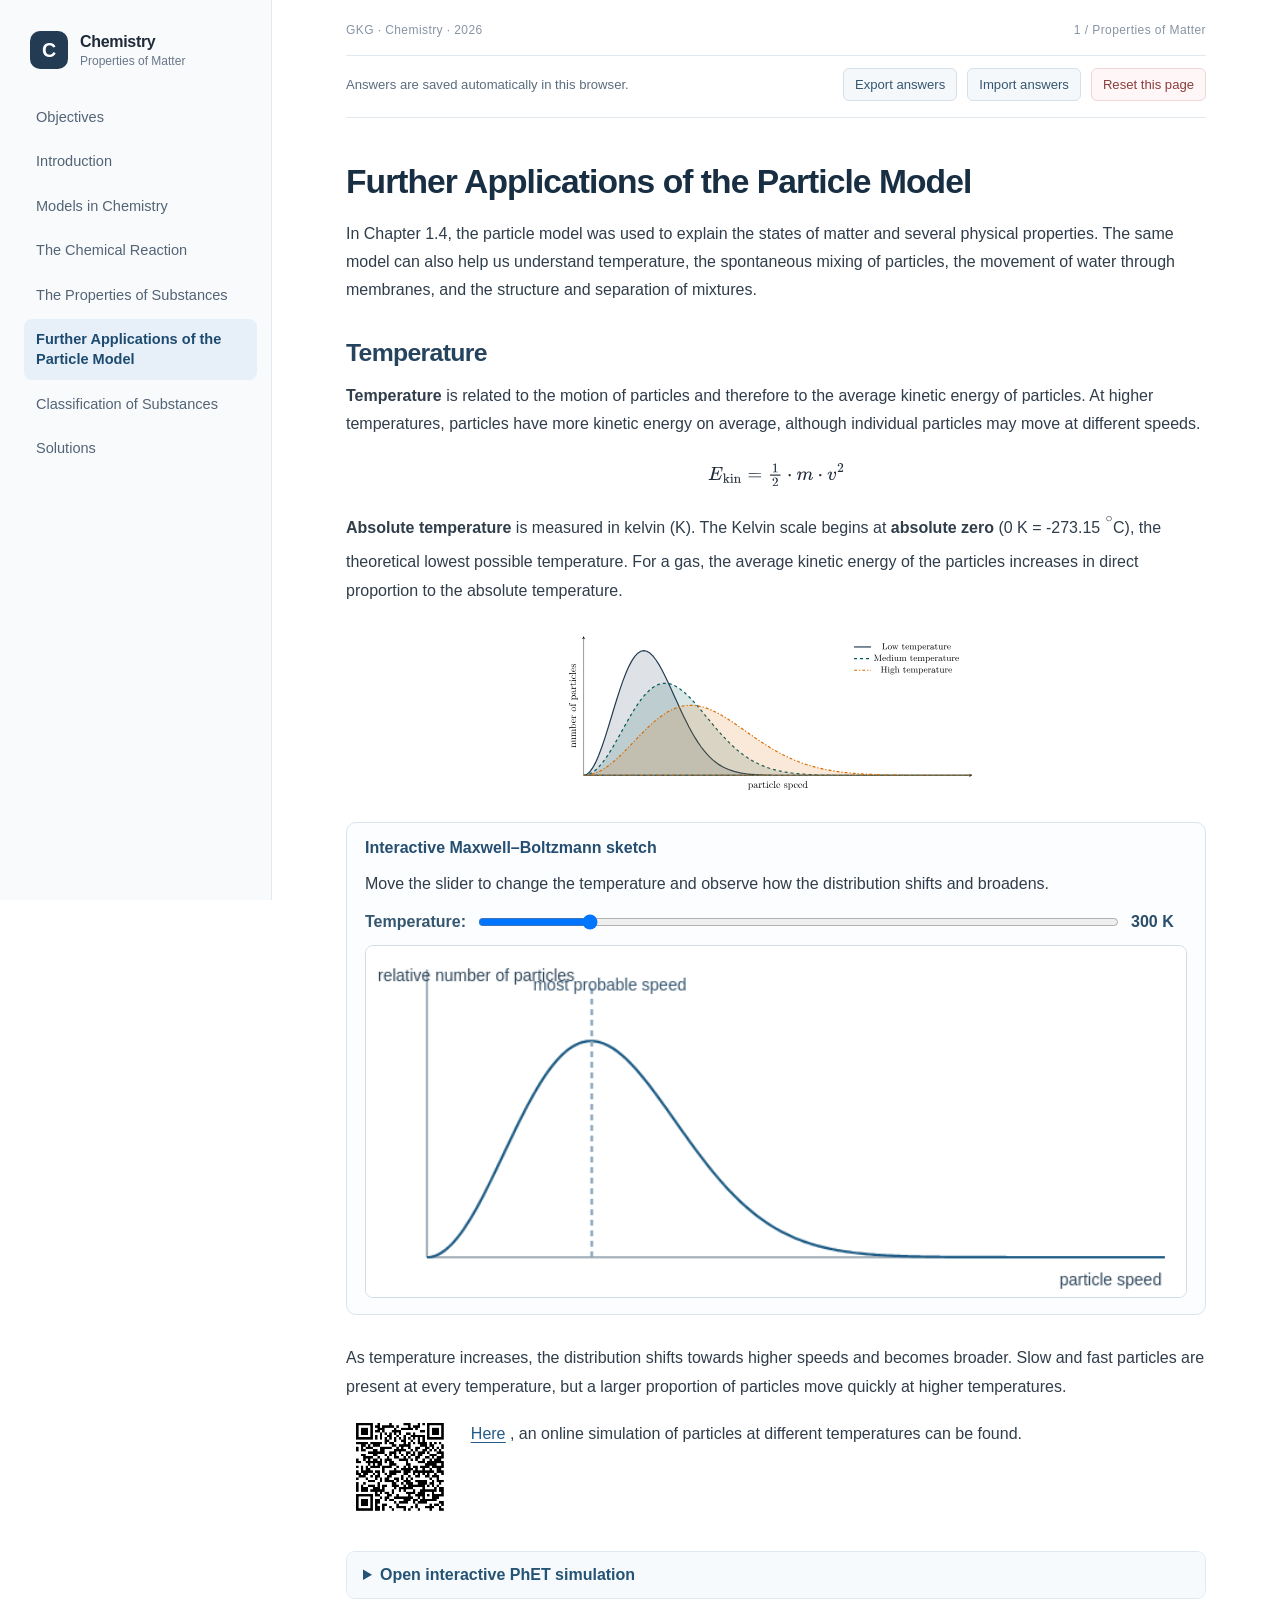
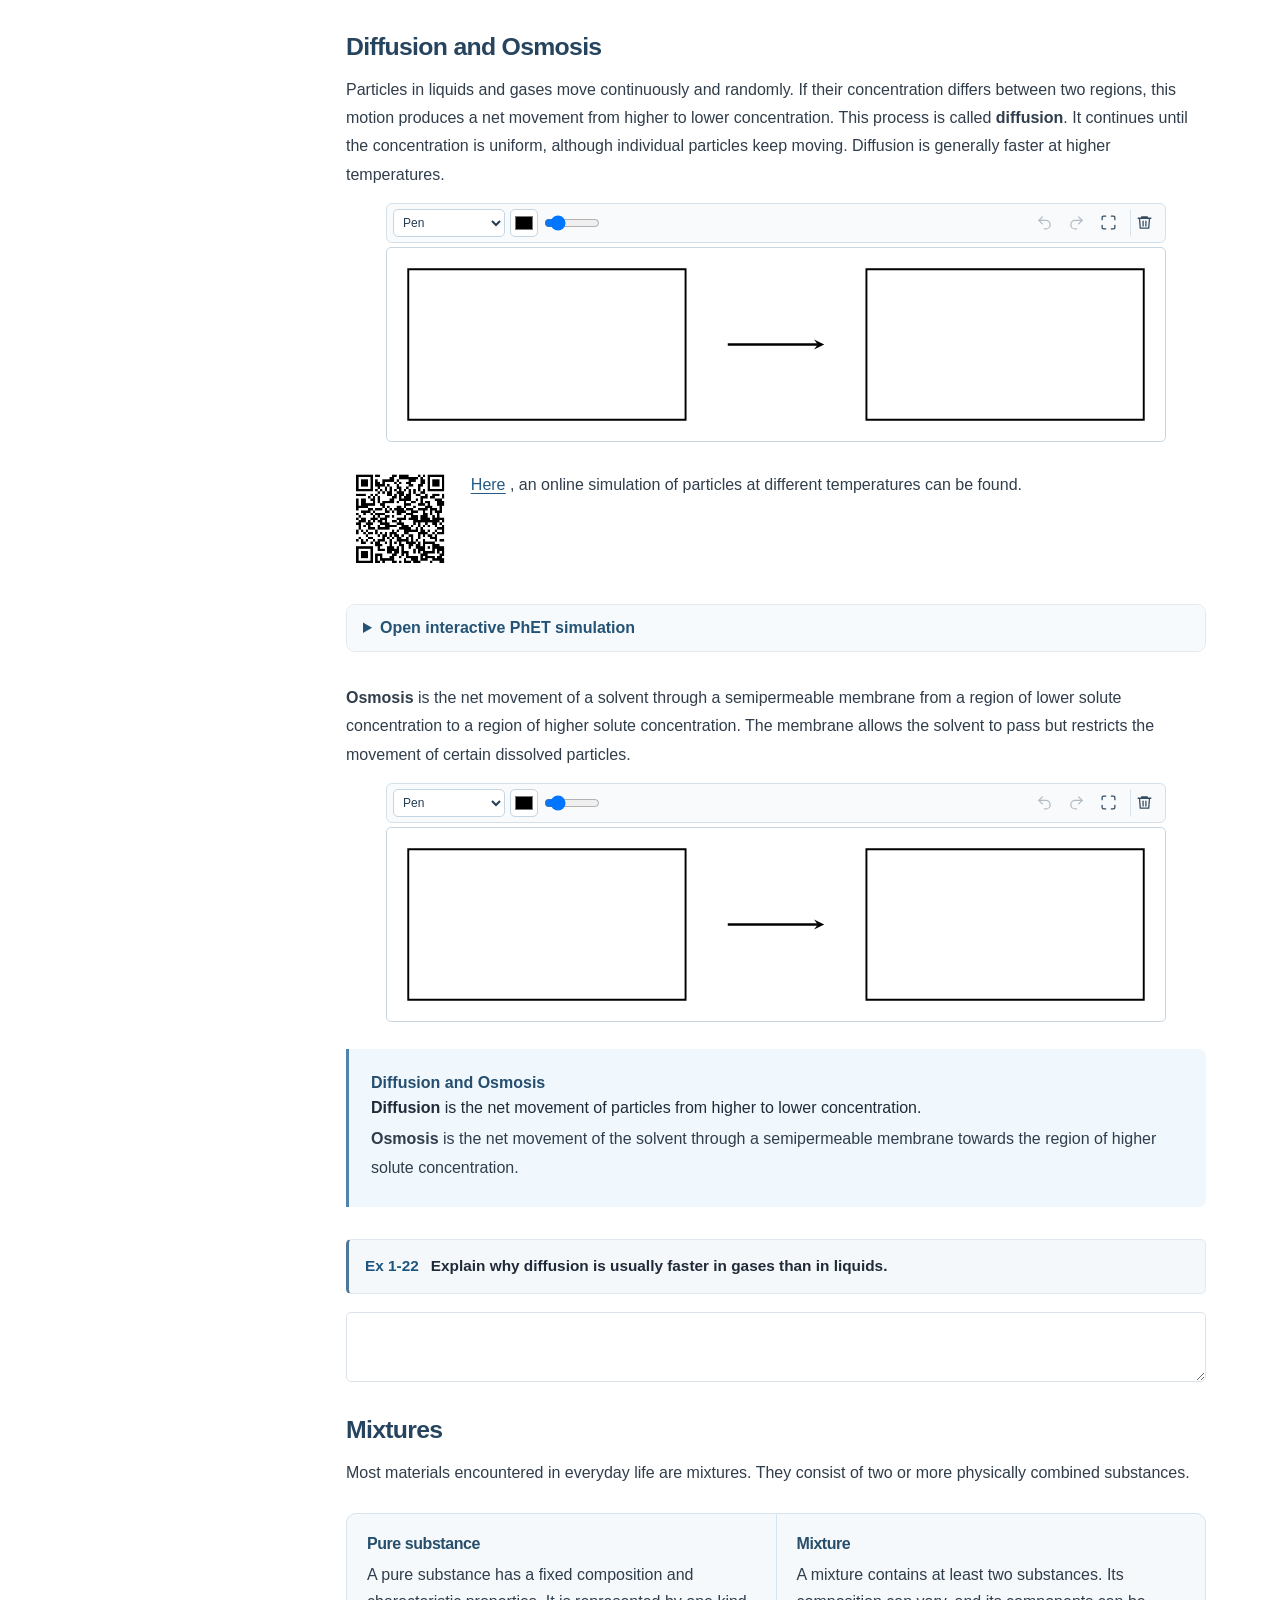
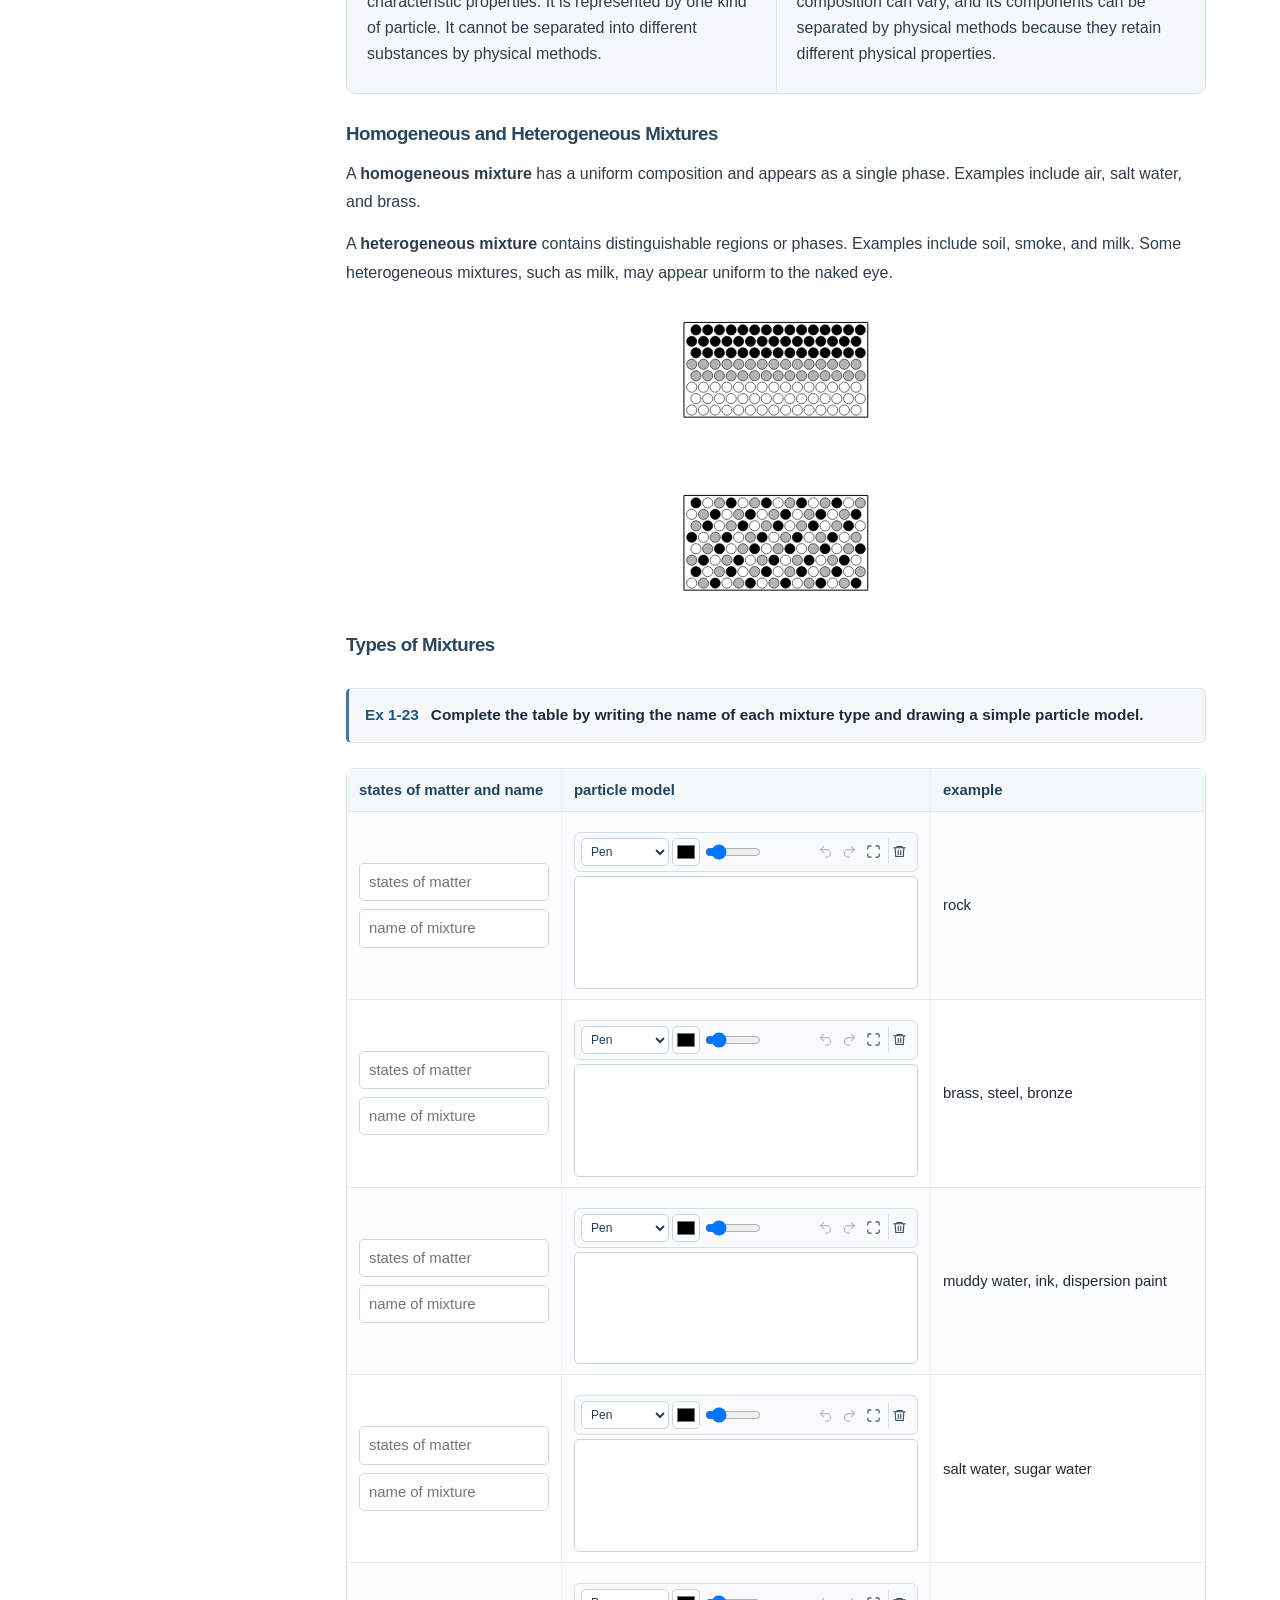
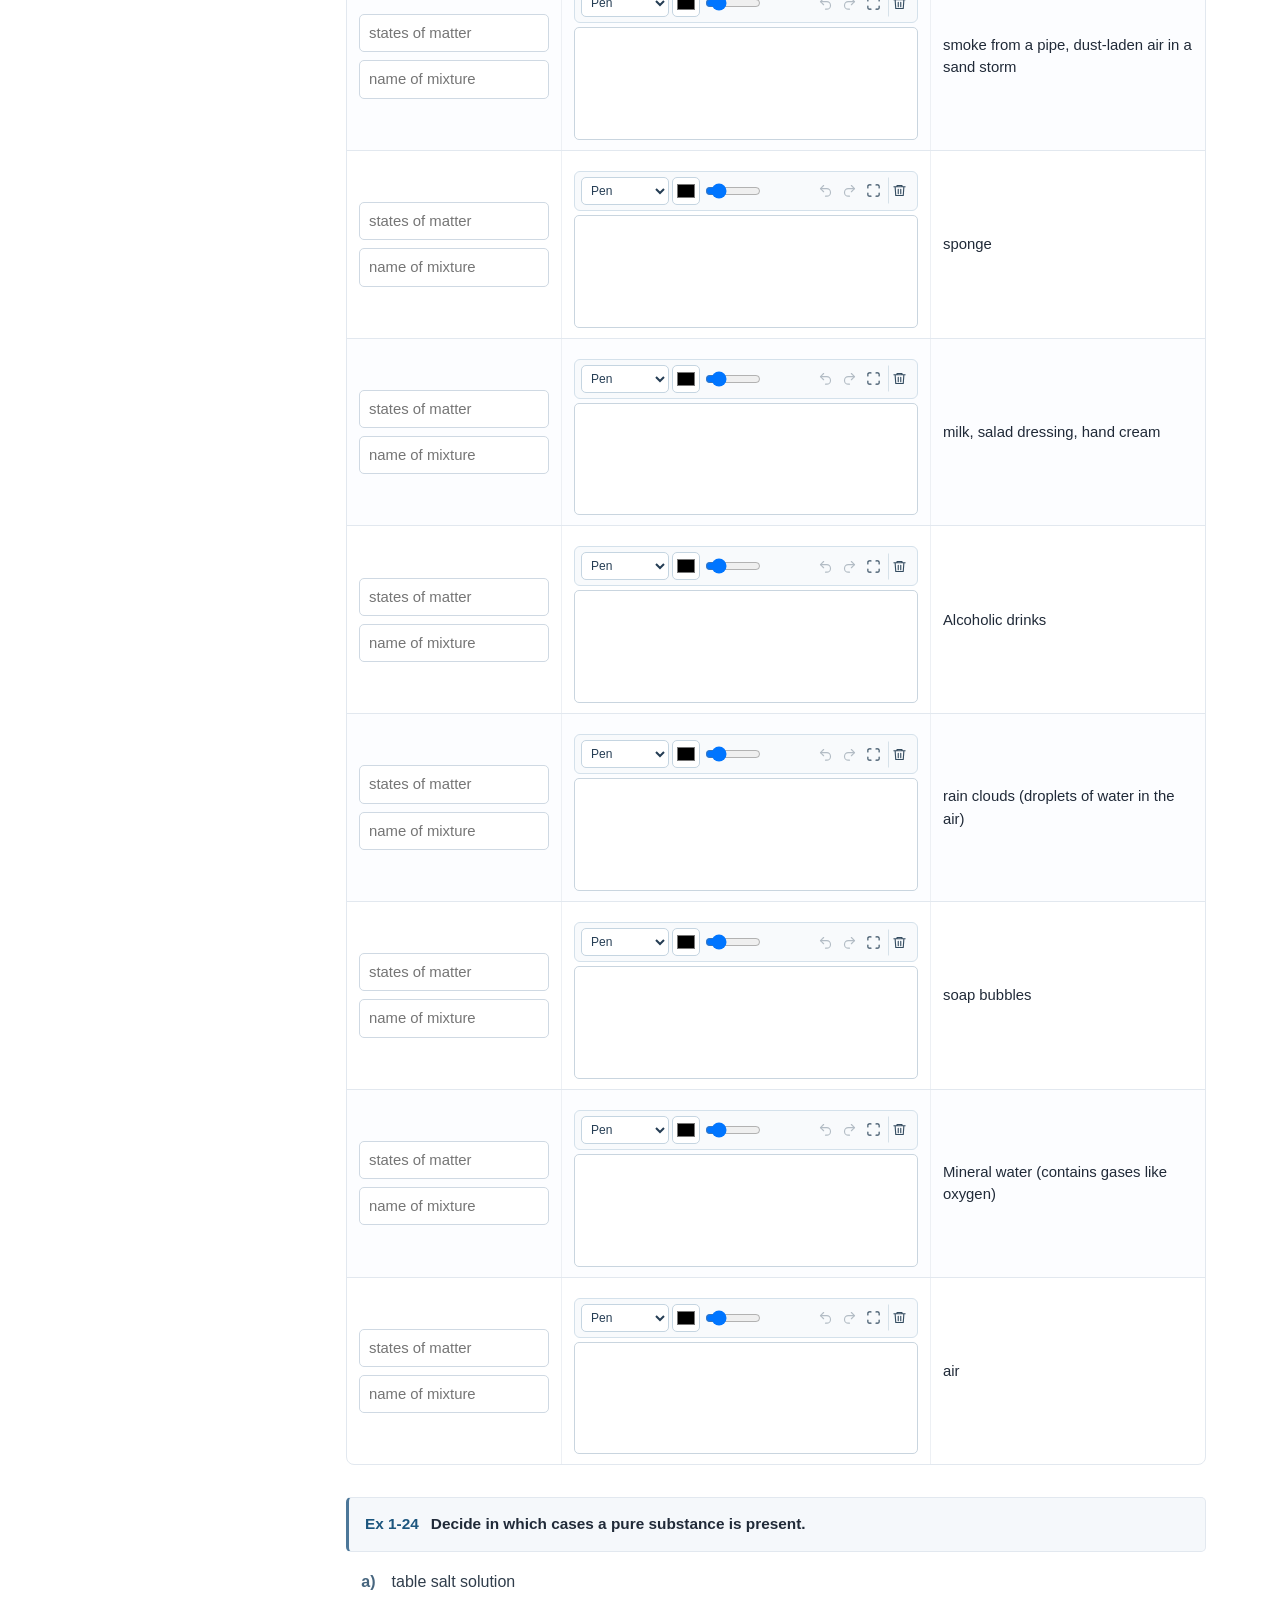
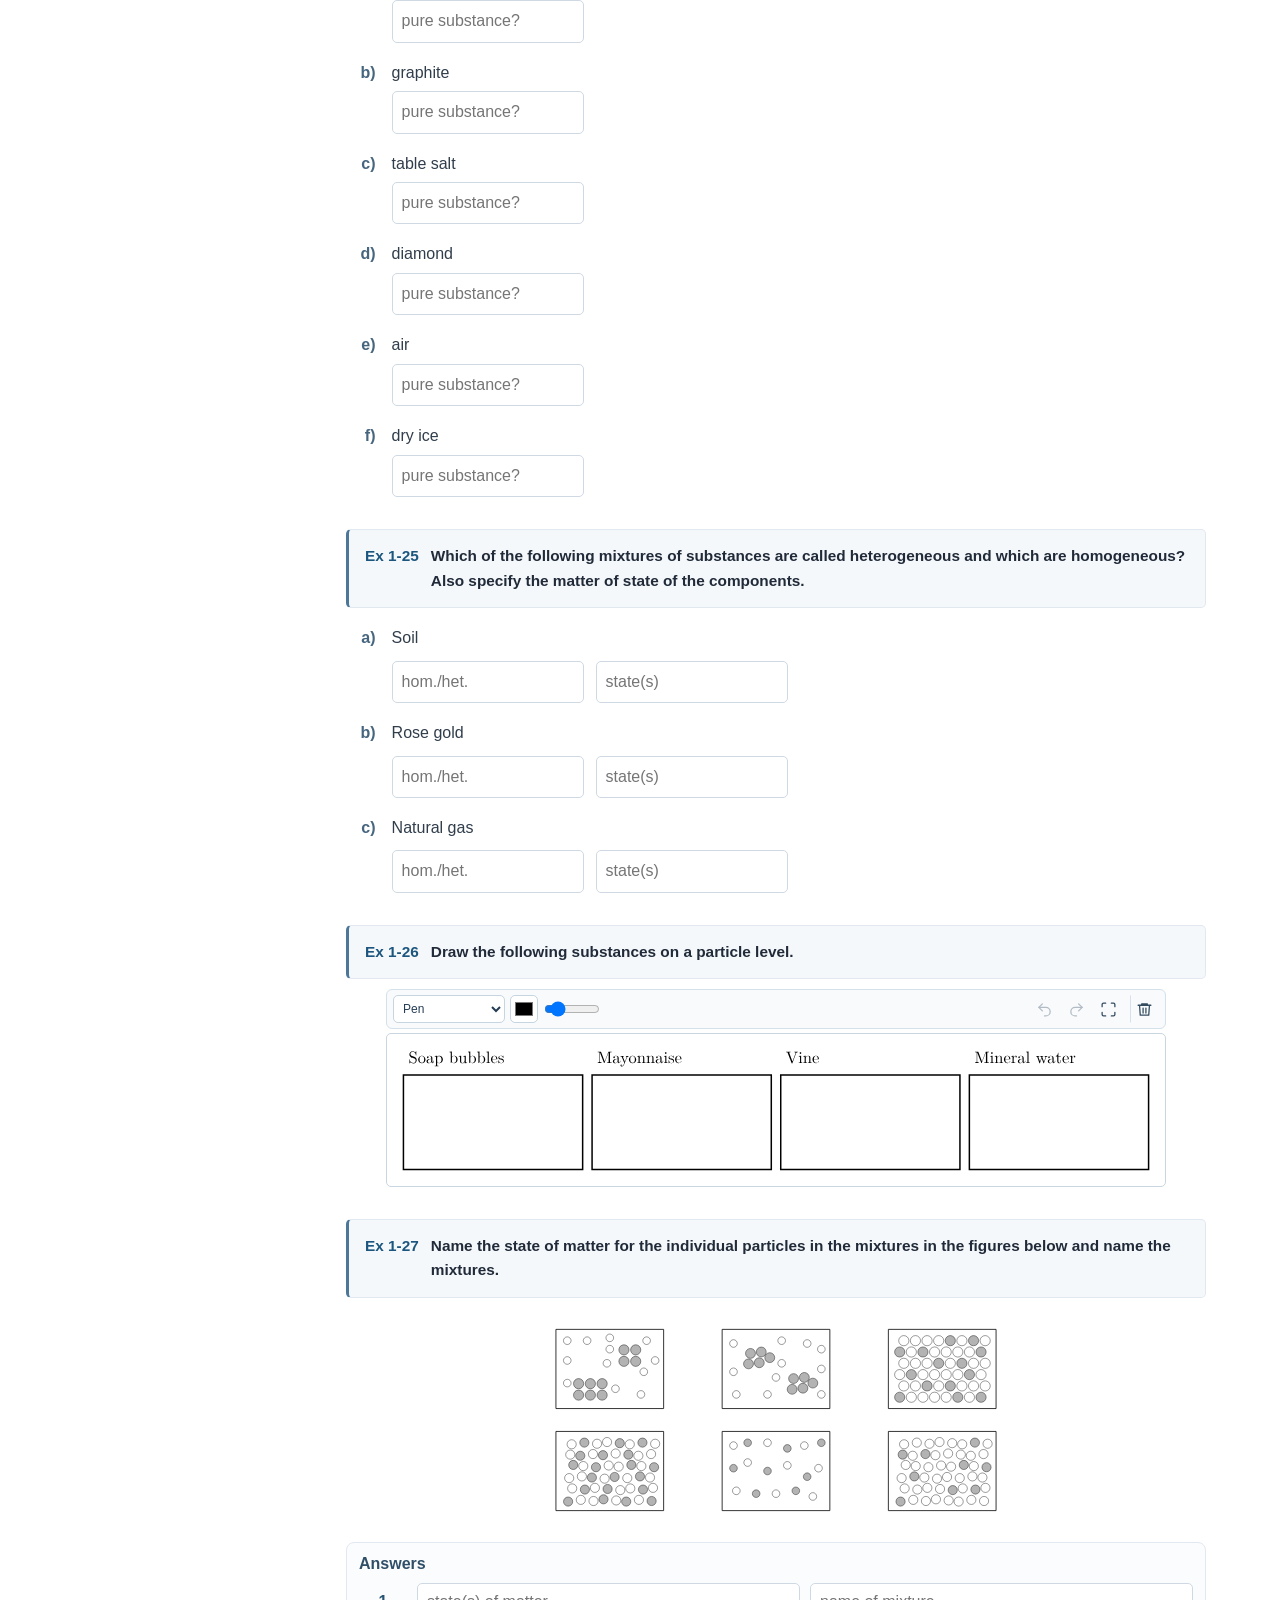
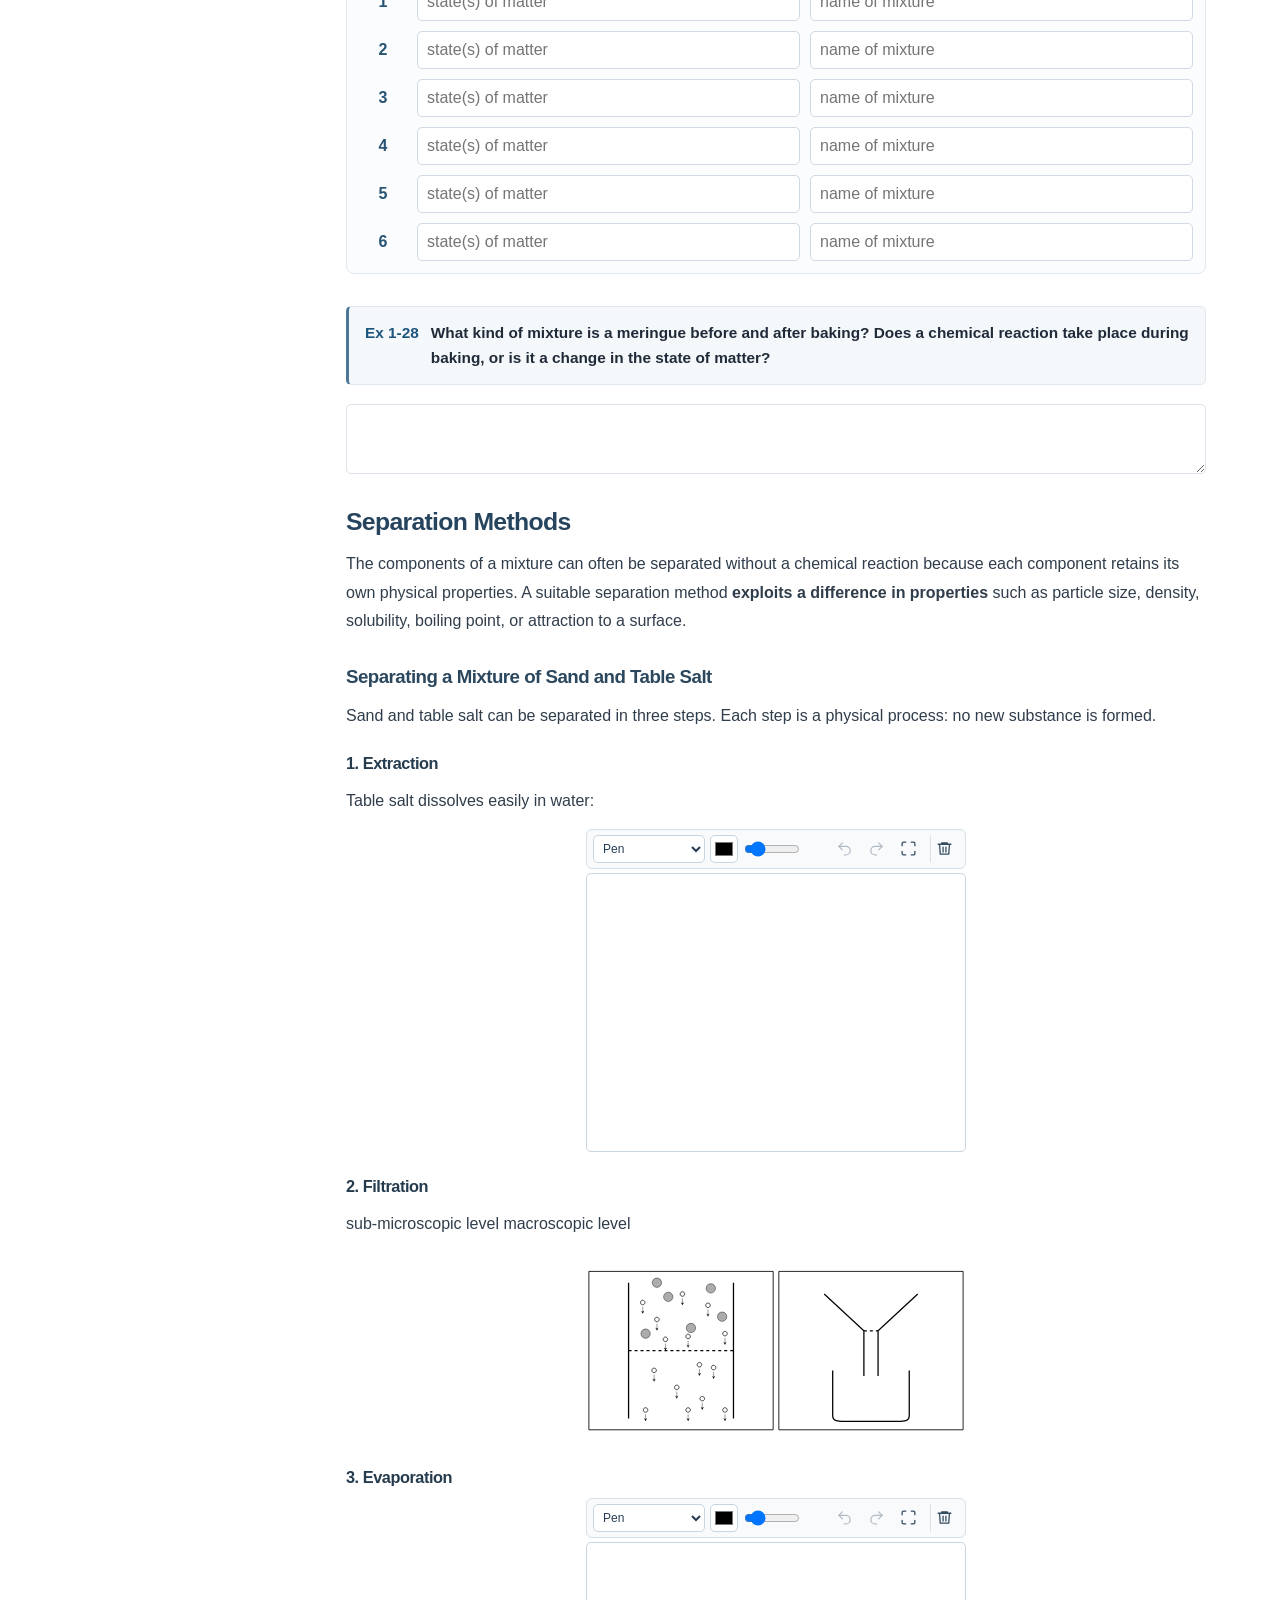
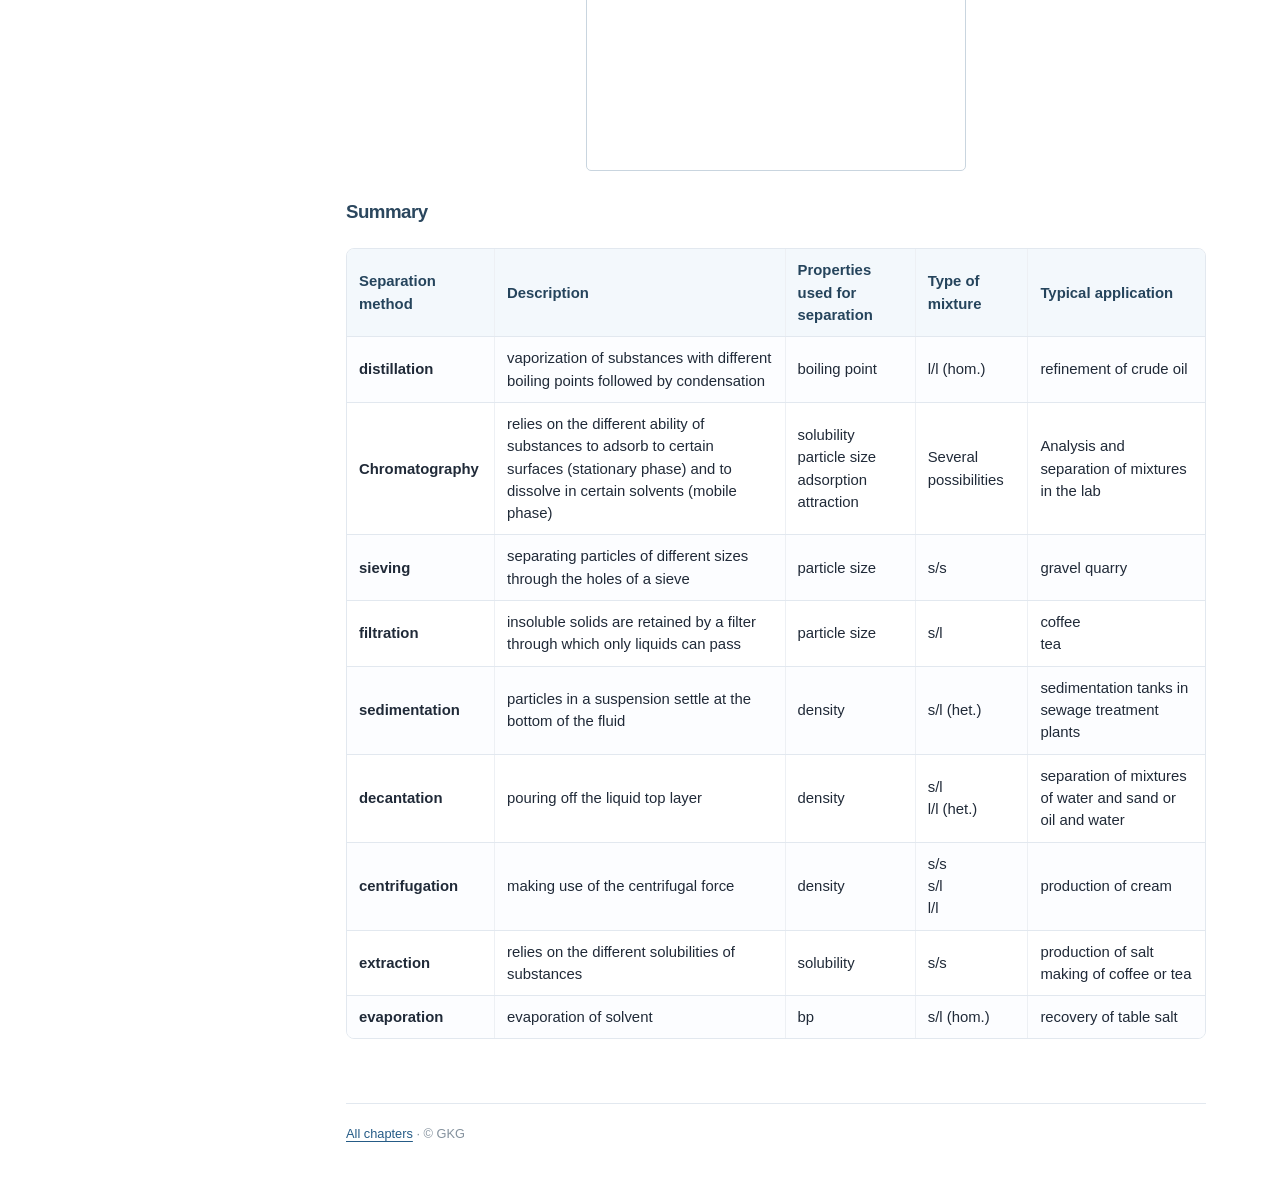
<file: chapters/05_particle_model_applications.html>
<!DOCTYPE html><html lang="en"><head><meta charset="utf-8"><meta name="viewport" content="width=device-width, initial-scale=1"><meta name="color-scheme" content="light"><title>Further Applications of the Particle Model · Chemistry</title><link rel="stylesheet" href="../css/style.css"><script defer src="../js/script.js"></script></head><body><a href="#main" class="skip">Skip to content</a><header class="mobile-header"><button type="button" id="menu-toggle" aria-controls="sidebar" aria-expanded="false">☰ <span>Contents</span></button><a href="../index.html">Chemistry</a></header><aside id="sidebar" class="sidebar"><a class="brand" href="../index.html"><span class="brand-mark">C</span><span>Chemistry <small>Properties of Matter</small></span></a><nav class="main-nav" aria-label="Chapters"><a href="00_objectives.html">Objectives</a><a href="01_introduction.html">Introduction</a><a href="02_models.html">Models in Chemistry</a><a href="03_chemical_reactions.html">The Chemical Reaction</a><a href="04_properties.html">The Properties of Substances</a><a aria-current="page" href="05_particle_model_applications.html">Further Applications of the Particle Model</a><a href="06_classification.html">Classification of Substances</a><a href="07_solutions.html">Solutions</a></nav></aside><div class="body-layout"><main id="main" class="main-content"><div class="topbar"><span>GKG · Chemistry · 2026</span><span>1 / Properties of Matter</span></div><article class="article"><h1 id="h-33-05_particle_model_applications" class="level-1">Further Applications of the Particle Model</h1>
<p>In Chapter 1.4, the particle model was used to explain the states of matter and several physical properties. The same model can also help us understand temperature, the spontaneous mixing of particles, the movement of water through membranes, and the structure and separation of mixtures.</p>
<h2 id="h-34-05_particle_model_applications" class="level-2">Temperature</h2>
<p><strong>Temperature</strong> is related to the motion of particles and therefore to the average kinetic energy of particles. At higher temperatures, particles have more kinetic energy on average, although individual particles may move at different speeds.</p>
<span class="math-static math-block" data-tex="E_{\mathrm{kin}}=\tfrac12 \cdot m \cdot v^2"><mjx-container class="MathJax" jax="SVG" display="true"><svg aria-label="E_{\mathrm{kin}}=\tfrac12 \cdot m \cdot v^2" style="vertical-align: -0.781ex;" xmlns="http://www.w3.org/2000/svg" width="16.189ex" height="2.78ex" role="img" focusable="false" viewBox="0 -883.9 7155.6 1228.9"><g stroke="currentColor" fill="currentColor" stroke-width="0" transform="scale(1,-1)"><g data-mml-node="math"><g data-mml-node="msub"><g data-mml-node="mi"><path data-c="1D438" d="M492 213Q472 213 472 226Q472 230 477 250T482 285Q482 316 461 323T364 330H312Q311 328 277 192T243 52Q243 48 254 48T334 46Q428 46 458 48T518 61Q567 77 599 117T670 248Q680 270 683 272Q690 274 698 274Q718 274 718 261Q613 7 608 2Q605 0 322 0H133Q31 0 31 11Q31 13 34 25Q38 41 42 43T65 46Q92 46 125 49Q139 52 144 61Q146 66 215 342T285 622Q285 629 281 629Q273 632 228 634H197Q191 640 191 642T193 659Q197 676 203 680H757Q764 676 764 669Q764 664 751 557T737 447Q735 440 717 440H705Q698 445 698 453L701 476Q704 500 704 528Q704 558 697 578T678 609T643 625T596 632T532 634H485Q397 633 392 631Q388 629 386 622Q385 619 355 499T324 377Q347 376 372 376H398Q464 376 489 391T534 472Q538 488 540 490T557 493Q562 493 565 493T570 492T572 491T574 487T577 483L544 351Q511 218 508 216Q505 213 492 213Z"></path></g><g data-mml-node="TeXAtom" transform="translate(771,-150) scale(0.707)" data-mjx-texclass="ORD"><g data-mml-node="TeXAtom" data-mjx-texclass="ORD"><g data-mml-node="mi"><path data-c="6B" d="M36 46H50Q89 46 97 60V68Q97 77 97 91T97 124T98 167T98 217T98 272T98 329Q98 366 98 407T98 482T98 542T97 586T97 603Q94 622 83 628T38 637H20V660Q20 683 22 683L32 684Q42 685 61 686T98 688Q115 689 135 690T165 693T176 694H179V463L180 233L240 287Q300 341 304 347Q310 356 310 364Q310 383 289 385H284V431H293Q308 428 412 428Q475 428 484 431H489V385H476Q407 380 360 341Q286 278 286 274Q286 273 349 181T420 79Q434 60 451 53T500 46H511V0H505Q496 3 418 3Q322 3 307 0H299V46H306Q330 48 330 65Q330 72 326 79Q323 84 276 153T228 222L176 176V120V84Q176 65 178 59T189 49Q210 46 238 46H254V0H246Q231 3 137 3T28 0H20V46H36Z"></path><path data-c="69" d="M69 609Q69 637 87 653T131 669Q154 667 171 652T188 609Q188 579 171 564T129 549Q104 549 87 564T69 609ZM247 0Q232 3 143 3Q132 3 106 3T56 1L34 0H26V46H42Q70 46 91 49Q100 53 102 60T104 102V205V293Q104 345 102 359T88 378Q74 385 41 385H30V408Q30 431 32 431L42 432Q52 433 70 434T106 436Q123 437 142 438T171 441T182 442H185V62Q190 52 197 50T232 46H255V0H247Z" transform="translate(528,0)"></path><path data-c="6E" d="M41 46H55Q94 46 102 60V68Q102 77 102 91T102 122T103 161T103 203Q103 234 103 269T102 328V351Q99 370 88 376T43 385H25V408Q25 431 27 431L37 432Q47 433 65 434T102 436Q119 437 138 438T167 441T178 442H181V402Q181 364 182 364T187 369T199 384T218 402T247 421T285 437Q305 442 336 442Q450 438 463 329Q464 322 464 190V104Q464 66 466 59T477 49Q498 46 526 46H542V0H534L510 1Q487 2 460 2T422 3Q319 3 310 0H302V46H318Q379 46 379 62Q380 64 380 200Q379 335 378 343Q372 371 358 385T334 402T308 404Q263 404 229 370Q202 343 195 315T187 232V168V108Q187 78 188 68T191 55T200 49Q221 46 249 46H265V0H257L234 1Q210 2 183 2T145 3Q42 3 33 0H25V46H41Z" transform="translate(806,0)"></path></g></g></g></g><g data-mml-node="mo" transform="translate(2061.9,0)"><path data-c="3D" d="M56 347Q56 360 70 367H707Q722 359 722 347Q722 336 708 328L390 327H72Q56 332 56 347ZM56 153Q56 168 72 173H708Q722 163 722 153Q722 140 707 133H70Q56 140 56 153Z"></path></g><g data-mml-node="mstyle" transform="translate(3117.6,0)"><g data-mml-node="mfrac"><g data-mml-node="mn" transform="translate(220,394) scale(0.707)"><path data-c="31" d="M213 578L200 573Q186 568 160 563T102 556H83V602H102Q149 604 189 617T245 641T273 663Q275 666 285 666Q294 666 302 660V361L303 61Q310 54 315 52T339 48T401 46H427V0H416Q395 3 257 3Q121 3 100 0H88V46H114Q136 46 152 46T177 47T193 50T201 52T207 57T213 61V578Z"></path></g><g data-mml-node="mn" transform="translate(220,-345) scale(0.707)"><path data-c="32" d="M109 429Q82 429 66 447T50 491Q50 562 103 614T235 666Q326 666 387 610T449 465Q449 422 429 383T381 315T301 241Q265 210 201 149L142 93L218 92Q375 92 385 97Q392 99 409 186V189H449V186Q448 183 436 95T421 3V0H50V19V31Q50 38 56 46T86 81Q115 113 136 137Q145 147 170 174T204 211T233 244T261 278T284 308T305 340T320 369T333 401T340 431T343 464Q343 527 309 573T212 619Q179 619 154 602T119 569T109 550Q109 549 114 549Q132 549 151 535T170 489Q170 464 154 447T109 429Z"></path></g><rect width="553.6" height="60" x="120" y="220"></rect></g></g><g data-mml-node="mo" transform="translate(4133.4,0)"><path data-c="22C5" d="M78 250Q78 274 95 292T138 310Q162 310 180 294T199 251Q199 226 182 208T139 190T96 207T78 250Z"></path></g><g data-mml-node="mi" transform="translate(4633.6,0)"><path data-c="1D45A" d="M21 287Q22 293 24 303T36 341T56 388T88 425T132 442T175 435T205 417T221 395T229 376L231 369Q231 367 232 367L243 378Q303 442 384 442Q401 442 415 440T441 433T460 423T475 411T485 398T493 385T497 373T500 364T502 357L510 367Q573 442 659 442Q713 442 746 415T780 336Q780 285 742 178T704 50Q705 36 709 31T724 26Q752 26 776 56T815 138Q818 149 821 151T837 153Q857 153 857 145Q857 144 853 130Q845 101 831 73T785 17T716 -10Q669 -10 648 17T627 73Q627 92 663 193T700 345Q700 404 656 404H651Q565 404 506 303L499 291L466 157Q433 26 428 16Q415 -11 385 -11Q372 -11 364 -4T353 8T350 18Q350 29 384 161L420 307Q423 322 423 345Q423 404 379 404H374Q288 404 229 303L222 291L189 157Q156 26 151 16Q138 -11 108 -11Q95 -11 87 -5T76 7T74 17Q74 30 112 181Q151 335 151 342Q154 357 154 369Q154 405 129 405Q107 405 92 377T69 316T57 280Q55 278 41 278H27Q21 284 21 287Z"></path></g><g data-mml-node="mo" transform="translate(5733.9,0)"><path data-c="22C5" d="M78 250Q78 274 95 292T138 310Q162 310 180 294T199 251Q199 226 182 208T139 190T96 207T78 250Z"></path></g><g data-mml-node="msup" transform="translate(6234.1,0)"><g data-mml-node="mi"><path data-c="1D463" d="M173 380Q173 405 154 405Q130 405 104 376T61 287Q60 286 59 284T58 281T56 279T53 278T49 278T41 278H27Q21 284 21 287Q21 294 29 316T53 368T97 419T160 441Q202 441 225 417T249 361Q249 344 246 335Q246 329 231 291T200 202T182 113Q182 86 187 69Q200 26 250 26Q287 26 319 60T369 139T398 222T409 277Q409 300 401 317T383 343T365 361T357 383Q357 405 376 424T417 443Q436 443 451 425T467 367Q467 340 455 284T418 159T347 40T241 -11Q177 -11 139 22Q102 54 102 117Q102 148 110 181T151 298Q173 362 173 380Z"></path></g><g data-mml-node="mn" transform="translate(518,413) scale(0.707)"><path data-c="32" d="M109 429Q82 429 66 447T50 491Q50 562 103 614T235 666Q326 666 387 610T449 465Q449 422 429 383T381 315T301 241Q265 210 201 149L142 93L218 92Q375 92 385 97Q392 99 409 186V189H449V186Q448 183 436 95T421 3V0H50V19V31Q50 38 56 46T86 81Q115 113 136 137Q145 147 170 174T204 211T233 244T261 278T284 308T305 340T320 369T333 401T340 431T343 464Q343 527 309 573T212 619Q179 619 154 602T119 569T109 550Q109 549 114 549Q132 549 151 535T170 489Q170 464 154 447T109 429Z"></path></g></g></g></g></svg></mjx-container></span>
<p><strong>Absolute temperature</strong> is measured in kelvin (K). The Kelvin scale begins at <strong>absolute zero</strong> (0 K = -273.15 <span class="math-static" data-tex="^{\circ}"><mjx-container class="MathJax" jax="SVG"><svg aria-label="^{\circ}" style="vertical-align: 0;" xmlns="http://www.w3.org/2000/svg" width="0.988ex" height="1.532ex" role="img" focusable="false" viewBox="0 -677 436.6 677"><g stroke="currentColor" fill="currentColor" stroke-width="0" transform="scale(1,-1)"><g data-mml-node="math"><g data-mml-node="msup"><g data-mml-node="mi"></g><g data-mml-node="TeXAtom" transform="translate(33,363) scale(0.707)" data-mjx-texclass="ORD"><g data-mml-node="mo"><path data-c="2218" d="M55 251Q55 328 112 386T249 444T386 388T444 249Q444 171 388 113T250 55Q170 55 113 112T55 251ZM245 403Q188 403 142 361T96 250Q96 183 141 140T250 96Q284 96 313 109T354 135T375 160Q403 197 403 250Q403 313 360 358T245 403Z"></path></g></g></g></g></g></svg></mjx-container></span>C), the theoretical lowest possible temperature. For a gas, the average kinetic energy of the particles increases in direct proportion to the absolute temperature.</p>
<figure class="diagram"><img src="../assets/diagrams/TempChart.svg" alt="" loading="lazy"></figure>
<p>As temperature increases, the distribution shifts towards higher speeds and becomes broader. Slow and fast particles are present at every temperature, but a larger proportion of particles move quickly at higher temperatures.</p>
<div class="mini" style="--mini-width:13.0%"><p><img class="inline-image" src="../assets/images/image34.png" alt="" loading="lazy"></p></div>
<div class="mini" style="--mini-width:83.0%"><p><a target="_blank" rel="noopener noreferrer" href="https://phet.colorado.edu/sims/html/gas-properties/latest/gas-properties_all.html?locale=en"><u>Here</u></a> , an online simulation of particles at different temperatures can be found.</p></div>
<h2 id="h-35-05_particle_model_applications" class="level-2">Diffusion and Osmosis</h2>
<p>Particles in liquids and gases move continuously and randomly. If their concentration differs between two regions, this motion produces a net movement from higher to lower concentration. This process is called <strong>diffusion</strong>. It continues until the concentration is uniform, although individual particles keep moving. Diffusion is generally faster at higher temperatures.</p>
<div class="figure-area"><figure class="diagram"><img src="../assets/diagrams/DiffusionWorksheetFigure.svg" alt="" loading="lazy"></figure></div>
<div class="mini" style="--mini-width:13.0%"><p><img class="inline-image" src="../assets/images/image35.png" alt="" loading="lazy"></p></div>
<div class="mini" style="--mini-width:83.0%"><p><a target="_blank" rel="noopener noreferrer" href="https://phet.colorado.edu/sims/html/diffusion/latest/diffusion_all.html?locale=en"><u>Here</u></a> , an online simulation of particles at different temperatures can be found.</p></div>
<p><strong>Osmosis</strong> is the net movement of a solvent through a semipermeable membrane from a region of lower solute concentration to a region of higher solute concentration. The membrane allows the solvent to pass but restricts the movement of certain dissolved particles.</p>
<div class="figure-area"><figure class="diagram"><img src="../assets/diagrams/DiffusionWorksheetFigure.svg" alt="" loading="lazy"></figure></div>
<aside class="info-box"><p><div class="box-heading">Diffusion and Osmosis</div> <strong>Diffusion</strong> is the net movement of particles from higher to lower concentration.</p>
<p><strong>Osmosis</strong> is the net movement of the solvent through a semipermeable membrane towards the region of higher solute concentration.</p></aside>
<section class="exercise" id="ex-diff"><div class="exercise-title"><span class="exercise-number">Ex 1-22</span><div><strong>Explain why diffusion is usually faster in gases than in liquids.</strong></div></div></section>
<textarea class="answer-space" aria-label="Answer area" style="min-height:50px" spellcheck="false"></textarea>
<h2 id="h-36-05_particle_model_applications" class="level-2">Mixtures</h2>
<p>Most materials encountered in everyday life are mixtures. They consist of two or more physically combined substances.</p>
<div class="compare-box"><section><h4><strong>Pure substance</strong></h4><p>A pure substance has a fixed composition and characteristic properties. It is represented by one kind of particle. It cannot be separated into different substances by physical methods.</p></section><section><h4><strong>Mixture</strong></h4><p>A mixture contains at least two substances. Its composition can vary, and its components can be separated by physical methods because they retain different physical properties.</p></section></div>
<h3 id="h-37-05_particle_model_applications" class="level-3">Homogeneous and Heterogeneous Mixtures</h3>
<p>A <strong>homogeneous mixture</strong> has a uniform composition and appears as a single phase. Examples include air, salt water, and brass.</p>
<p>A <strong>heterogeneous mixture</strong> contains distinguishable regions or phases. Examples include soil, smoke, and milk. Some heterogeneous mixtures, such as milk, may appear uniform to the naked eye.</p>
<div class="figure-area"><figure class="diagram"><img src="../assets/diagrams/HeterogeneousMixtureSketch.svg" alt="" loading="lazy"></figure>
<p><span class="math-static" data-tex="\qquad"><mjx-container class="MathJax" jax="SVG"><svg aria-label="\qquad" style="vertical-align: 0;" xmlns="http://www.w3.org/2000/svg" width="4.525ex" height="0.036ex" role="img" focusable="false" viewBox="0 0 2000 16"><g stroke="currentColor" fill="currentColor" stroke-width="0" transform="scale(1,-1)"><g data-mml-node="math"><g data-mml-node="mstyle"><g data-mml-node="mspace"></g></g></g></g></svg></mjx-container></span> </p>
<figure class="diagram"><img src="../assets/diagrams/HomogeneousMixtureSketch.svg" alt="" loading="lazy"></figure></div>
<h3 id="h-38-05_particle_model_applications" class="level-3">Types of Mixtures</h3>
<section class="exercise" id="ex-mix-types"><div class="exercise-title"><span class="exercise-number">Ex 1-23</span><div>Complete the table by writing the name of each mixture type and drawing a simple particle model.</div></div></section>
<div class="table-scroll"><table class="content-table"><tr><th>states of matter and name</th><th>particle model</th><th>example</th></tr>
<tr><td></td><td></td><td>rock</td></tr>
<tr><td></td><td></td><td>brass, steel, bronze</td></tr>
<tr><td></td><td></td><td>muddy water, ink, dispersion paint</td></tr>
<tr><td></td><td></td><td>salt water, sugar water</td></tr>
<tr><td></td><td></td><td>smoke from a pipe, dust-laden air in a sand storm</td></tr>
<tr><td></td><td></td><td>sponge</td></tr>
<tr><td></td><td></td><td>milk, salad dressing, hand cream</td></tr>
<tr><td></td><td></td><td>Alcoholic drinks</td></tr>
<tr><td></td><td></td><td>rain clouds (droplets of water in the air)</td></tr>
<tr><td></td><td></td><td>soap bubbles</td></tr>
<tr><td></td><td></td><td>Mineral water (contains gases like oxygen)</td></tr>
<tr><td></td><td></td><td>air</td></tr></table></div>
<section class="exercise" id="ex-mix-pure"><div class="exercise-title"><span class="exercise-number">Ex 1-24</span><div><strong>Decide in which cases a pure substance is present.</strong></div></div></section>
<ol class="exercise-parts" type="a"><li><p>table salt solution</p></li>
<li><p>graphite</p></li>
<li><p>table salt</p></li>
<li><p>diamond</p></li>
<li><p>air</p></li>
<li><p>dry ice</p></li></ol>
<section class="exercise" id="ex-mix-hethomo"><div class="exercise-title"><span class="exercise-number">Ex 1-25</span><div><strong>Which of the following mixtures of substances are called heterogeneous and which are homogeneous? Also specify the matter of state of the components.</strong></div></div></section>
<ol class="exercise-parts" type="a"><li><p>Soil</p></li>
<li><p>Rose gold</p></li>
<li><p>Natural gas</p></li></ol>
<section class="exercise" id="ex-number-27"><div class="exercise-title"><span class="exercise-number">Ex 1-26</span><div><strong>Draw the following substances on a particle level</strong><strong>.</strong></div></div></section>
<div class="figure-area"><figure class="diagram"><img src="../assets/diagrams/MixtureDrawingWorksheetFigure.svg" alt="" loading="lazy"></figure></div>
<section class="exercise" id="ex-mix-assign"><div class="exercise-title"><span class="exercise-number">Ex 1-27</span><div><strong>Name the state of matter for the individual particles in the mixtures in the figures below and name the mixtures.</strong></div></div></section>
<figure class="diagram"><img src="../assets/diagrams/ExerciseOneTwentySevenMixturesFigure.svg" alt="" loading="lazy"></figure>
<section class="exercise" id="ex-mix-meri"><div class="exercise-title"><span class="exercise-number">Ex 1-28</span><div><strong>What kind of mixture is a </strong>meringue<strong> before and after baking? Does a chemical reaction take place during baking, or is it a change in the state of matter?</strong></div></div></section>
<textarea class="answer-space" aria-label="Answer area" style="min-height:50px" spellcheck="false"></textarea>
<h2 id="h-39-05_particle_model_applications" class="level-2">Separation Methods</h2>
<p>The components of a mixture can often be separated without a chemical reaction because each component retains its own physical properties. A suitable separation method <strong>exploits a difference in properties</strong> such as particle size, density, solubility, boiling point, or attraction to a surface.</p>
<h3 id="h-40-05_particle_model_applications" class="level-3">Separating a Mixture of Sand and Table Salt</h3>
<p>Sand and table salt can be separated in three steps. Each step is a physical process: no new substance is formed.</p>
<h4 id="h-41-05_particle_model_applications" class="level-4">1. Extraction</h4>
<p>Table salt dissolves easily in water:</p>
<textarea class="answer-space" aria-label="Answer area" style="min-height:204px" spellcheck="false"></textarea>
<h4 id="h-42-05_particle_model_applications" class="level-4">2. Filtration</h4>
<p> sub-microscopic level macroscopic level</p>
<div class="figure-area"><figure class="diagram"><img src="../assets/diagrams/FiltrationFigure.svg" alt="" loading="lazy"></figure></div>
<h4 id="h-43-05_particle_model_applications" class="level-4">3. Evaporation</h4>
<textarea class="answer-space" aria-label="Answer area" style="min-height:120px" spellcheck="false"></textarea>
<h3 id="h-44-05_particle_model_applications" class="level-3">Summary</h3>
<div class="table-scroll"><table class="content-table"><tr><th>Separation method</th><th>Description</th><th>Properties used for separation</th><th>Type of mixture</th><th>Typical application</th></tr>
<tr><td><strong>distillation</strong></td><td>vaporization of substances with different boiling points followed by condensation</td><td>boiling point</td><td>l/l (hom.)</td><td>refinement of crude oil</td></tr>
<tr><td><strong>Chromatography</strong></td><td>relies on the different ability of substances to adsorb to certain surfaces (stationary phase) and to dissolve in certain solvents (mobile phase)</td><td>solubility<br> particle size<br> adsorption<br> attraction</td><td>Several possibilities</td><td>Analysis and separation of mixtures in the lab</td></tr>
<tr><td><strong>sieving</strong></td><td>separating particles of different sizes through the holes of a sieve</td><td>particle size</td><td>s/s</td><td>gravel quarry</td></tr>
<tr><td><strong>filtration</strong></td><td>insoluble solids are retained by a filter through which only liquids can pass</td><td>particle size</td><td>s/l</td><td>coffee<br> tea</td></tr>
<tr><td><strong>sedimentation</strong></td><td>particles in a suspension settle at the bottom of the fluid</td><td>density</td><td>s/l (het.)</td><td>sedimentation tanks in sewage treatment plants</td></tr>
<tr><td><strong>decantation</strong></td><td>pouring off the liquid top layer</td><td>density</td><td>s/l<br> l/l (het.)</td><td>separation of mixtures of water and sand or oil and water</td></tr>
<tr><td><strong>centrifugation</strong></td><td>making use of the centrifugal force</td><td>density</td><td>s/s<br> s/l<br> l/l</td><td>production of cream</td></tr>
<tr><td><strong>extraction</strong></td><td>relies on the different solubilities of substances</td><td>solubility</td><td>s/s</td><td>production of salt<br> making of coffee or tea</td></tr>
<tr><td><strong>evaporation</strong></td><td>evaporation of solvent</td><td>bp</td><td>s/l (hom.)</td><td>recovery of table salt</td></tr></table></div></article><footer class="page-footer"><a href="../index.html">All chapters</a> · © GKG</footer></main><nav aria-label="On this page" class="page-toc"><div class="toc-heading">On this page</div><a class="toc-level-1" href="#h-33-05_particle_model_applications">Further Applications of the Particle Model</a><a class="toc-level-2" href="#h-34-05_particle_model_applications">Temperature</a><a class="toc-level-2" href="#h-35-05_particle_model_applications">Diffusion and Osmosis</a><a class="toc-level-2" href="#h-36-05_particle_model_applications">Mixtures</a><a class="toc-level-3" href="#h-37-05_particle_model_applications">Homogeneous and Heterogeneous Mixtures</a><a class="toc-level-3" href="#h-38-05_particle_model_applications">Types of Mixtures</a><a class="toc-level-2" href="#h-39-05_particle_model_applications">Separation Methods</a><a class="toc-level-3" href="#h-40-05_particle_model_applications">Separating a Mixture of Sand and Table Salt</a><a class="toc-level-3" href="#h-44-05_particle_model_applications">Summary</a></nav></div></body></html>
</file>
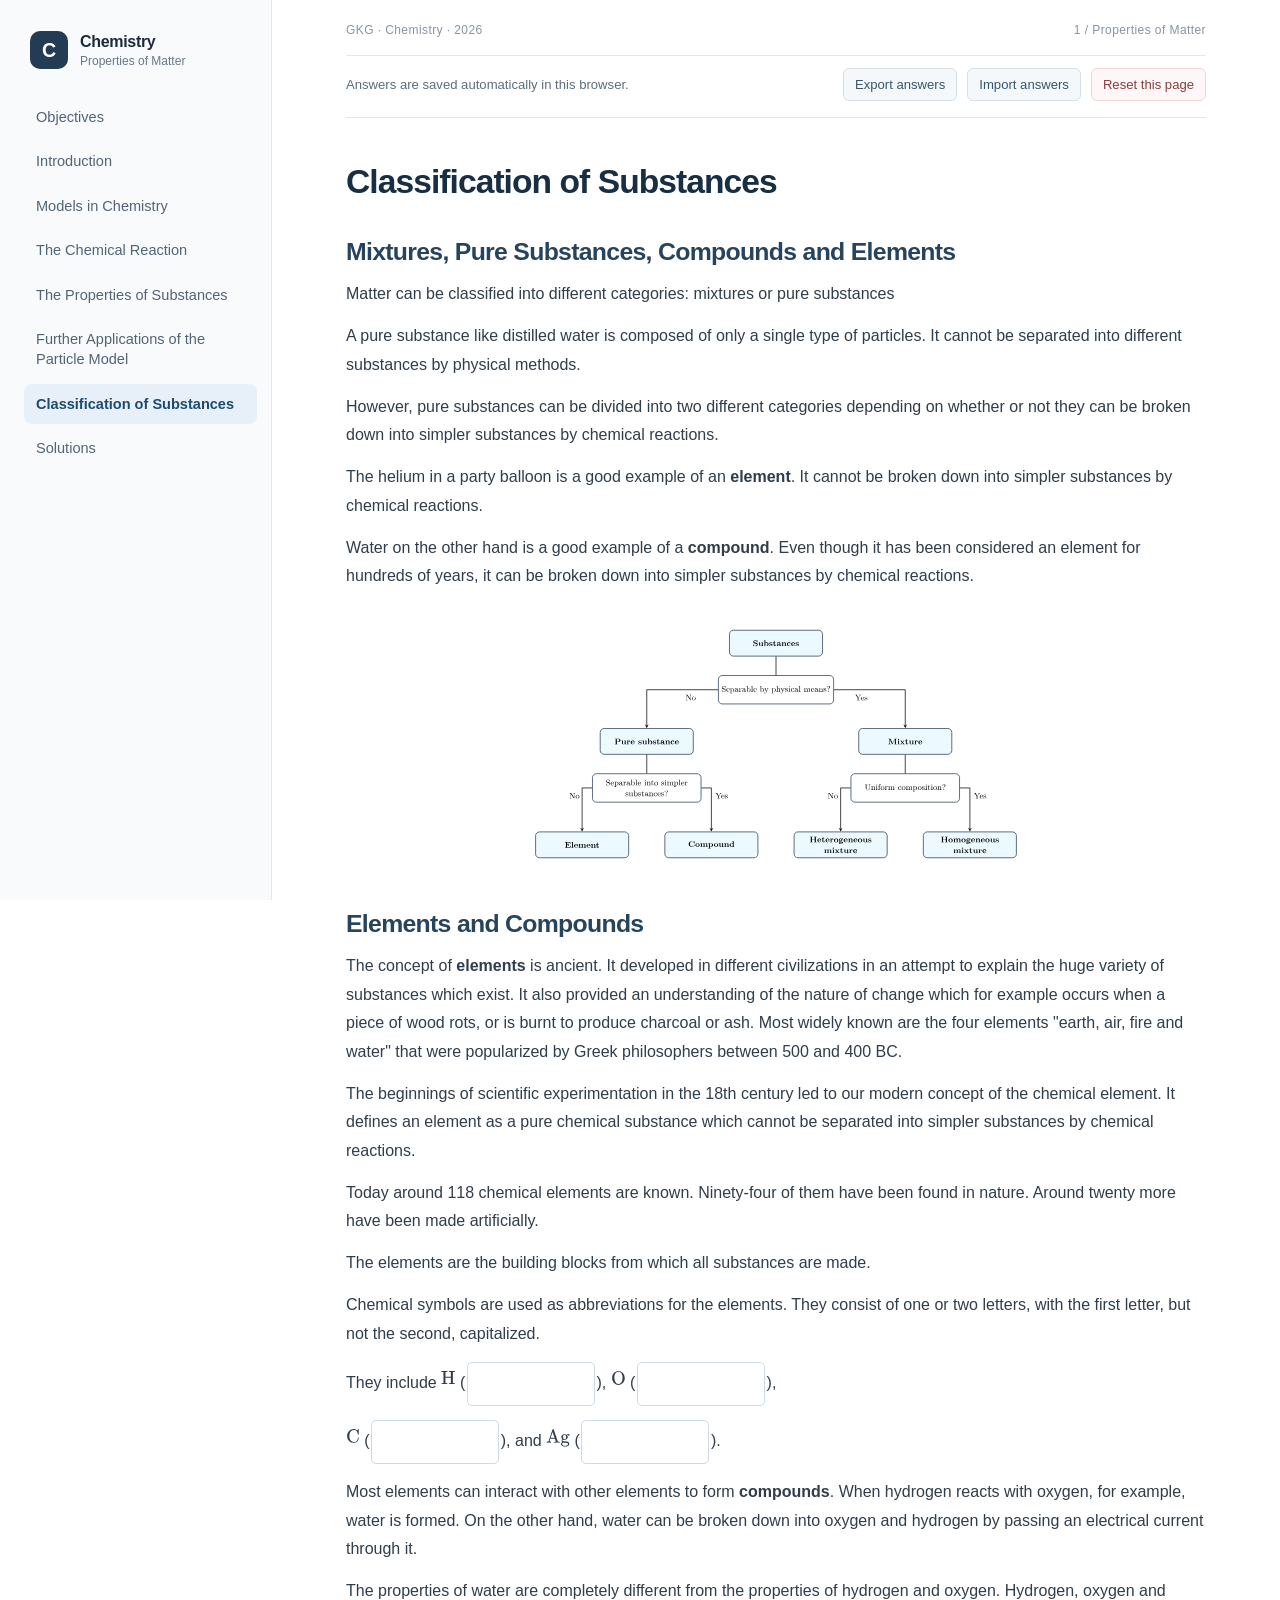
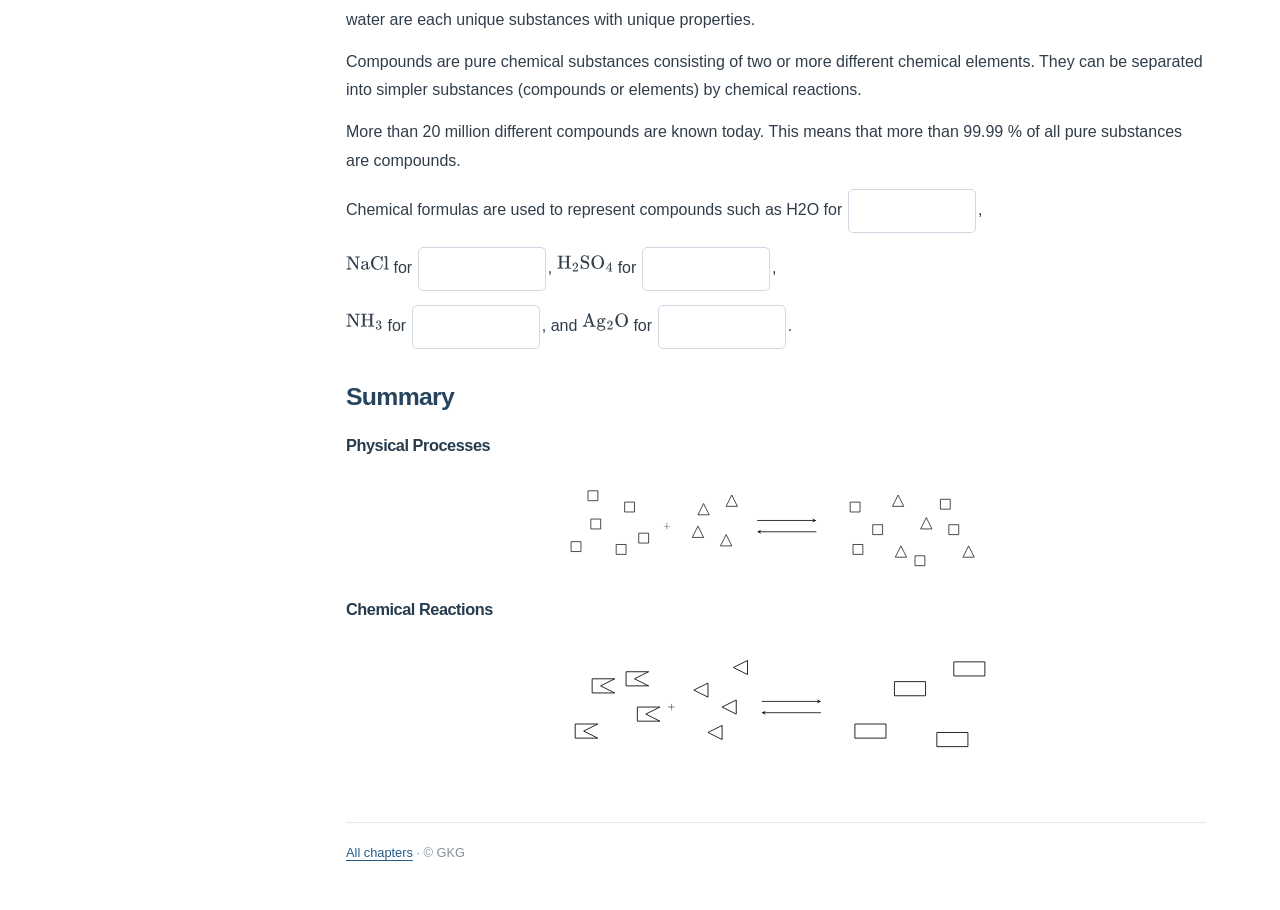
<file: chapters/06_classification.html>
<!DOCTYPE html><html lang="en"><head><meta charset="utf-8"><meta name="viewport" content="width=device-width, initial-scale=1"><meta name="color-scheme" content="light"><title>Classification of Substances · Chemistry</title><link rel="stylesheet" href="../css/style.css"><script defer src="../js/script.js"></script></head><body><a href="#main" class="skip">Skip to content</a><header class="mobile-header"><button type="button" id="menu-toggle" aria-controls="sidebar" aria-expanded="false">☰ <span>Contents</span></button><a href="../index.html">Chemistry</a></header><aside id="sidebar" class="sidebar"><a class="brand" href="../index.html"><span class="brand-mark">C</span><span>Chemistry <small>Properties of Matter</small></span></a><nav class="main-nav" aria-label="Chapters"><a href="00_objectives.html">Objectives</a><a href="01_introduction.html">Introduction</a><a href="02_models.html">Models in Chemistry</a><a href="03_chemical_reactions.html">The Chemical Reaction</a><a href="04_properties.html">The Properties of Substances</a><a href="05_particle_model_applications.html">Further Applications of the Particle Model</a><a aria-current="page" href="06_classification.html">Classification of Substances</a><a href="07_solutions.html">Solutions</a></nav></aside><div class="body-layout"><main id="main" class="main-content"><div class="topbar"><span>GKG · Chemistry · 2026</span><span>1 / Properties of Matter</span></div><article class="article"><h1 id="h-45-06_classification" class="level-1">Classification of Substances</h1>
<h2 id="h-46-06_classification" class="level-2">Mixtures, Pure Substances, Compounds and Elements</h2>
<p>Matter can be classified into different categories: mixtures or pure substances</p>
<p>A pure substance like distilled water is composed of only a single type of particles. It cannot be separated into different substances by physical methods.</p>
<p>However, pure substances can be divided into two different categories depending on whether or not they can be broken down into simpler substances by chemical reactions.</p>
<p>The helium in a party balloon is a good example of an <strong>element</strong>. It cannot be broken down into simpler substances by chemical reactions.</p>
<p>Water on the other hand is a good example of a <strong>compound</strong>. Even though it has been considered an element for hundreds of years, it can be broken down into simpler substances by chemical reactions.</p>
<div class="figure-area"><figure class="diagram"><img src="../assets/diagrams/PureSubstanceClassificationFigure.svg" alt="" loading="lazy"></figure></div>
<h2 id="h-47-06_classification" class="level-2">Elements and Compounds</h2>
<p>The concept of<strong> elements</strong> is ancient. It developed in different civilizations in an attempt to explain the huge variety of substances which exist. It also provided an understanding of the nature of change which for example occurs when a piece of wood rots, or is burnt to produce charcoal or ash. Most widely known are the four elements &quot;earth, air, fire and water&quot; that were popularized by Greek philosophers between 500 and 400 BC.</p>
<p>The beginnings of scientific experimentation in the 18th century led to our modern concept of the chemical element. It defines an element as a pure chemical substance which cannot be separated into simpler substances by chemical reactions.</p>
<p>Today around 118 chemical elements are known. Ninety-four of them have been found in nature. Around twenty more have been made artificially.</p>
<p>The elements are the building blocks from which all substances are made.</p>
<p>Chemical symbols are used as abbreviations for the elements. They consist of one or two letters, with the first letter, but not the second, capitalized.</p>
<p>They include <span class="math-static" data-tex="\ce{H}"><mjx-container class="MathJax" jax="SVG"><svg aria-label="\ce{H}" style="vertical-align: 0;" xmlns="http://www.w3.org/2000/svg" width="1.697ex" height="1.545ex" role="img" focusable="false" viewBox="0 -683 750 683"><g stroke="currentColor" fill="currentColor" stroke-width="0" transform="scale(1,-1)"><g data-mml-node="math"><g data-mml-node="TeXAtom" data-mjx-texclass="ORD"><g data-mml-node="TeXAtom" data-mjx-texclass="ORD"><g data-mml-node="mi"><path data-c="48" d="M128 622Q121 629 117 631T101 634T58 637H25V683H36Q57 680 180 680Q315 680 324 683H335V637H302Q262 636 251 634T233 622L232 500V378H517V622Q510 629 506 631T490 634T447 637H414V683H425Q446 680 569 680Q704 680 713 683H724V637H691Q651 636 640 634T622 622V61Q628 51 639 49T691 46H724V0H713Q692 3 569 3Q434 3 425 0H414V46H447Q489 47 498 49T517 61V332H232V197L233 61Q239 51 250 49T302 46H335V0H324Q303 3 180 3Q45 3 36 0H25V46H58Q100 47 109 49T128 61V622Z"></path></g></g></g></g></g></svg></mjx-container></span> (<span class="blank-line" aria-hidden="true"></span>), <span class="math-static" data-tex="\ce{O}"><mjx-container class="MathJax" jax="SVG"><svg aria-label="\ce{O}" style="vertical-align: -0.05ex;" xmlns="http://www.w3.org/2000/svg" width="1.76ex" height="1.645ex" role="img" focusable="false" viewBox="0 -705 778 727"><g stroke="currentColor" fill="currentColor" stroke-width="0" transform="scale(1,-1)"><g data-mml-node="math"><g data-mml-node="TeXAtom" data-mjx-texclass="ORD"><g data-mml-node="TeXAtom" data-mjx-texclass="ORD"><g data-mml-node="mi"><path data-c="4F" d="M56 340Q56 423 86 494T164 610T270 680T388 705Q521 705 621 601T722 341Q722 260 693 191T617 75T510 4T388 -22T267 3T160 74T85 189T56 340ZM467 647Q426 665 388 665Q360 665 331 654T269 620T213 549T179 439Q174 411 174 354Q174 144 277 61Q327 20 385 20H389H391Q474 20 537 99Q603 188 603 354Q603 411 598 439Q577 592 467 647Z"></path></g></g></g></g></g></svg></mjx-container></span> (<span class="blank-line" aria-hidden="true"></span>),</p>
<p><span class="math-static" data-tex="\ce{C}"><mjx-container class="MathJax" jax="SVG"><svg aria-label="\ce{C}" style="vertical-align: -0.048ex;" xmlns="http://www.w3.org/2000/svg" width="1.633ex" height="1.643ex" role="img" focusable="false" viewBox="0 -705 722 726"><g stroke="currentColor" fill="currentColor" stroke-width="0" transform="scale(1,-1)"><g data-mml-node="math"><g data-mml-node="TeXAtom" data-mjx-texclass="ORD"><g data-mml-node="TeXAtom" data-mjx-texclass="ORD"><g data-mml-node="mi"><path data-c="43" d="M56 342Q56 428 89 500T174 615T283 681T391 705Q394 705 400 705T408 704Q499 704 569 636L582 624L612 663Q639 700 643 704Q644 704 647 704T653 705H657Q660 705 666 699V419L660 413H626Q620 419 619 430Q610 512 571 572T476 651Q457 658 426 658Q322 658 252 588Q173 509 173 342Q173 221 211 151Q232 111 263 84T328 45T384 29T428 24Q517 24 571 93T626 244Q626 251 632 257H660L666 251V236Q661 133 590 56T403 -21Q262 -21 159 83T56 342Z"></path></g></g></g></g></g></svg></mjx-container></span> (<span class="blank-line" aria-hidden="true"></span>), and <span class="math-static" data-tex="\ce{Ag}"><mjx-container class="MathJax" jax="SVG"><svg aria-label="\ce{Ag}" style="vertical-align: -0.466ex;" xmlns="http://www.w3.org/2000/svg" width="2.828ex" height="2.086ex" role="img" focusable="false" viewBox="0 -716 1250 922"><g stroke="currentColor" fill="currentColor" stroke-width="0" transform="scale(1,-1)"><g data-mml-node="math"><g data-mml-node="TeXAtom" data-mjx-texclass="ORD"><g data-mml-node="TeXAtom" data-mjx-texclass="ORD"><g data-mml-node="mi"><path data-c="41" d="M255 0Q240 3 140 3Q48 3 39 0H32V46H47Q119 49 139 88Q140 91 192 245T295 553T348 708Q351 716 366 716H376Q396 715 400 709Q402 707 508 390L617 67Q624 54 636 51T687 46H717V0H708Q699 3 581 3Q458 3 437 0H427V46H440Q510 46 510 64Q510 66 486 138L462 209H229L209 150Q189 91 189 85Q189 72 209 59T259 46H264V0H255ZM447 255L345 557L244 256Q244 255 345 255H447Z"></path><path data-c="67" d="M329 409Q373 453 429 453Q459 453 472 434T485 396Q485 382 476 371T449 360Q416 360 412 390Q410 404 415 411Q415 412 416 414V415Q388 412 363 393Q355 388 355 386Q355 385 359 381T368 369T379 351T388 325T392 292Q392 230 343 187T222 143Q172 143 123 171Q112 153 112 133Q112 98 138 81Q147 75 155 75T227 73Q311 72 335 67Q396 58 431 26Q470 -13 470 -72Q470 -139 392 -175Q332 -206 250 -206Q167 -206 107 -175Q29 -140 29 -75Q29 -39 50 -15T92 18L103 24Q67 55 67 108Q67 155 96 193Q52 237 52 292Q52 355 102 398T223 442Q274 442 318 416L329 409ZM299 343Q294 371 273 387T221 404Q192 404 171 388T145 343Q142 326 142 292Q142 248 149 227T179 192Q196 182 222 182Q244 182 260 189T283 207T294 227T299 242Q302 258 302 292T299 343ZM403 -75Q403 -50 389 -34T348 -11T299 -2T245 0H218Q151 0 138 -6Q118 -15 107 -34T95 -74Q95 -84 101 -97T122 -127T170 -155T250 -167Q319 -167 361 -139T403 -75Z" transform="translate(750,0)"></path></g></g></g></g></g></svg></mjx-container></span> (<span class="blank-line" aria-hidden="true"></span>).</p>
<p>Most elements can interact with other elements to form <strong>compounds</strong>. When hydrogen reacts with oxygen, for example, water is formed. On the other hand, water can be broken down into oxygen and hydrogen by passing an electrical current through it.</p>
<p>The properties of water are completely different from the properties of hydrogen and oxygen. Hydrogen, oxygen and water are each unique substances with unique properties.</p>
<p>Compounds are pure chemical substances consisting of two or more different chemical elements. They can be separated into simpler substances (compounds or elements) by chemical reactions.</p>
<p>More than 20 million different compounds are known today. This means that more than 99.99 % of all pure substances are compounds.</p>
<p>Chemical formulas are used to represent compounds such as H2O for <span class="blank-line" aria-hidden="true"></span>,</p>
<p><span class="math-static" data-tex="\ce{NaCl}"><mjx-container class="MathJax" jax="SVG"><svg aria-label="\ce{NaCl}" style="vertical-align: -0.048ex;" xmlns="http://www.w3.org/2000/svg" width="5.09ex" height="1.643ex" role="img" focusable="false" viewBox="0 -705 2250 726"><g stroke="currentColor" fill="currentColor" stroke-width="0" transform="scale(1,-1)"><g data-mml-node="math"><g data-mml-node="TeXAtom" data-mjx-texclass="ORD"><g data-mml-node="TeXAtom" data-mjx-texclass="ORD"><g data-mml-node="mi"><path data-c="4E" d="M42 46Q74 48 94 56T118 69T128 86V634H124Q114 637 52 637H25V683H232L235 680Q237 679 322 554T493 303L578 178V598Q572 608 568 613T544 627T492 637H475V683H483Q498 680 600 680Q706 680 715 683H724V637H707Q634 633 622 598L621 302V6L614 0H600Q585 0 582 3T481 150T282 443T171 605V345L172 86Q183 50 257 46H274V0H265Q250 3 150 3Q48 3 33 0H25V46H42Z"></path><path data-c="61" d="M137 305T115 305T78 320T63 359Q63 394 97 421T218 448Q291 448 336 416T396 340Q401 326 401 309T402 194V124Q402 76 407 58T428 40Q443 40 448 56T453 109V145H493V106Q492 66 490 59Q481 29 455 12T400 -6T353 12T329 54V58L327 55Q325 52 322 49T314 40T302 29T287 17T269 6T247 -2T221 -8T190 -11Q130 -11 82 20T34 107Q34 128 41 147T68 188T116 225T194 253T304 268H318V290Q318 324 312 340Q290 411 215 411Q197 411 181 410T156 406T148 403Q170 388 170 359Q170 334 154 320ZM126 106Q126 75 150 51T209 26Q247 26 276 49T315 109Q317 116 318 175Q318 233 317 233Q309 233 296 232T251 223T193 203T147 166T126 106Z" transform="translate(750,0)"></path><path data-c="43" d="M56 342Q56 428 89 500T174 615T283 681T391 705Q394 705 400 705T408 704Q499 704 569 636L582 624L612 663Q639 700 643 704Q644 704 647 704T653 705H657Q660 705 666 699V419L660 413H626Q620 419 619 430Q610 512 571 572T476 651Q457 658 426 658Q322 658 252 588Q173 509 173 342Q173 221 211 151Q232 111 263 84T328 45T384 29T428 24Q517 24 571 93T626 244Q626 251 632 257H660L666 251V236Q661 133 590 56T403 -21Q262 -21 159 83T56 342Z" transform="translate(1250,0)"></path><path data-c="6C" d="M42 46H56Q95 46 103 60V68Q103 77 103 91T103 124T104 167T104 217T104 272T104 329Q104 366 104 407T104 482T104 542T103 586T103 603Q100 622 89 628T44 637H26V660Q26 683 28 683L38 684Q48 685 67 686T104 688Q121 689 141 690T171 693T182 694H185V379Q185 62 186 60Q190 52 198 49Q219 46 247 46H263V0H255L232 1Q209 2 183 2T145 3T107 3T57 1L34 0H26V46H42Z" transform="translate(1972,0)"></path></g></g></g></g></g></svg></mjx-container></span> for <span class="blank-line" aria-hidden="true"></span>, <span class="math-static" data-tex="\ce{H2SO4}"><mjx-container class="MathJax" jax="SVG"><svg aria-label="\ce{H2SO4}" style="vertical-align: -0.339ex;" xmlns="http://www.w3.org/2000/svg" width="6.69ex" height="1.959ex" role="img" focusable="false" viewBox="0 -716 2957.1 866"><g stroke="currentColor" fill="currentColor" stroke-width="0" transform="scale(1,-1)"><g data-mml-node="math"><g data-mml-node="TeXAtom" data-mjx-texclass="ORD"><g data-mml-node="TeXAtom" data-mjx-texclass="ORD"><g data-mml-node="mi"><path data-c="48" d="M128 622Q121 629 117 631T101 634T58 637H25V683H36Q57 680 180 680Q315 680 324 683H335V637H302Q262 636 251 634T233 622L232 500V378H517V622Q510 629 506 631T490 634T447 637H414V683H425Q446 680 569 680Q704 680 713 683H724V637H691Q651 636 640 634T622 622V61Q628 51 639 49T691 46H724V0H713Q692 3 569 3Q434 3 425 0H414V46H447Q489 47 498 49T517 61V332H232V197L233 61Q239 51 250 49T302 46H335V0H324Q303 3 180 3Q45 3 36 0H25V46H58Q100 47 109 49T128 61V622Z"></path></g></g><g data-mml-node="msub" transform="translate(750,0)"><g data-mml-node="TeXAtom" data-mjx-texclass="ORD"><g data-mml-node="TeXAtom" data-mjx-texclass="ORD"><g data-mml-node="mpadded"><g data-mml-node="mphantom"></g></g></g></g><g data-mml-node="TeXAtom" transform="translate(33,-150) scale(0.707)" data-mjx-texclass="ORD"><g data-mml-node="TeXAtom" data-mjx-texclass="ORD"><g data-mml-node="mpadded"><g data-mml-node="mn"><path data-c="32" d="M109 429Q82 429 66 447T50 491Q50 562 103 614T235 666Q326 666 387 610T449 465Q449 422 429 383T381 315T301 241Q265 210 201 149L142 93L218 92Q375 92 385 97Q392 99 409 186V189H449V186Q448 183 436 95T421 3V0H50V19V31Q50 38 56 46T86 81Q115 113 136 137Q145 147 170 174T204 211T233 244T261 278T284 308T305 340T320 369T333 401T340 431T343 464Q343 527 309 573T212 619Q179 619 154 602T119 569T109 550Q109 549 114 549Q132 549 151 535T170 489Q170 464 154 447T109 429Z"></path></g></g></g></g></g><g data-mml-node="TeXAtom" data-mjx-texclass="ORD" transform="translate(1186.6,0)"><g data-mml-node="mi"><path data-c="53" d="M55 507Q55 590 112 647T243 704H257Q342 704 405 641L426 672Q431 679 436 687T446 700L449 704Q450 704 453 704T459 705H463Q466 705 472 699V462L466 456H448Q437 456 435 459T430 479Q413 605 329 646Q292 662 254 662Q201 662 168 626T135 542Q135 508 152 480T200 435Q210 431 286 412T370 389Q427 367 463 314T500 191Q500 110 448 45T301 -21Q245 -21 201 -4T140 27L122 41Q118 36 107 21T87 -7T78 -21Q76 -22 68 -22H64Q61 -22 55 -16V101Q55 220 56 222Q58 227 76 227H89Q95 221 95 214Q95 182 105 151T139 90T205 42T305 24Q352 24 386 62T420 155Q420 198 398 233T340 281Q284 295 266 300Q261 301 239 306T206 314T174 325T141 343T112 367T85 402Q55 451 55 507Z"></path><path data-c="4F" d="M56 340Q56 423 86 494T164 610T270 680T388 705Q521 705 621 601T722 341Q722 260 693 191T617 75T510 4T388 -22T267 3T160 74T85 189T56 340ZM467 647Q426 665 388 665Q360 665 331 654T269 620T213 549T179 439Q174 411 174 354Q174 144 277 61Q327 20 385 20H389H391Q474 20 537 99Q603 188 603 354Q603 411 598 439Q577 592 467 647Z" transform="translate(556,0)"></path></g></g><g data-mml-node="msub" transform="translate(2520.6,0)"><g data-mml-node="TeXAtom" data-mjx-texclass="ORD"><g data-mml-node="TeXAtom" data-mjx-texclass="ORD"><g data-mml-node="mpadded"><g data-mml-node="mphantom"></g></g></g></g><g data-mml-node="TeXAtom" transform="translate(33,-150) scale(0.707)" data-mjx-texclass="ORD"><g data-mml-node="TeXAtom" data-mjx-texclass="ORD"><g data-mml-node="mpadded"><g data-mml-node="mn"><path data-c="34" d="M462 0Q444 3 333 3Q217 3 199 0H190V46H221Q241 46 248 46T265 48T279 53T286 61Q287 63 287 115V165H28V211L179 442Q332 674 334 675Q336 677 355 677H373L379 671V211H471V165H379V114Q379 73 379 66T385 54Q393 47 442 46H471V0H462ZM293 211V545L74 212L183 211H293Z"></path></g></g></g></g></g></g></g></g></svg></mjx-container></span> for <span class="blank-line" aria-hidden="true"></span>,</p>
<p><span class="math-static" data-tex="\ce{NH3}"><mjx-container class="MathJax" jax="SVG"><svg aria-label="\ce{NH3}" style="vertical-align: -0.375ex;" xmlns="http://www.w3.org/2000/svg" width="4.381ex" height="1.994ex" role="img" focusable="false" viewBox="0 -716 1936.6 881.6"><g stroke="currentColor" fill="currentColor" stroke-width="0" transform="scale(1,-1)"><g data-mml-node="math"><g data-mml-node="TeXAtom" data-mjx-texclass="ORD"><g data-mml-node="TeXAtom" data-mjx-texclass="ORD"><g data-mml-node="mi"><path data-c="4E" d="M42 46Q74 48 94 56T118 69T128 86V634H124Q114 637 52 637H25V683H232L235 680Q237 679 322 554T493 303L578 178V598Q572 608 568 613T544 627T492 637H475V683H483Q498 680 600 680Q706 680 715 683H724V637H707Q634 633 622 598L621 302V6L614 0H600Q585 0 582 3T481 150T282 443T171 605V345L172 86Q183 50 257 46H274V0H265Q250 3 150 3Q48 3 33 0H25V46H42Z"></path><path data-c="48" d="M128 622Q121 629 117 631T101 634T58 637H25V683H36Q57 680 180 680Q315 680 324 683H335V637H302Q262 636 251 634T233 622L232 500V378H517V622Q510 629 506 631T490 634T447 637H414V683H425Q446 680 569 680Q704 680 713 683H724V637H691Q651 636 640 634T622 622V61Q628 51 639 49T691 46H724V0H713Q692 3 569 3Q434 3 425 0H414V46H447Q489 47 498 49T517 61V332H232V197L233 61Q239 51 250 49T302 46H335V0H324Q303 3 180 3Q45 3 36 0H25V46H58Q100 47 109 49T128 61V622Z" transform="translate(750,0)"></path></g></g><g data-mml-node="msub" transform="translate(1500,0)"><g data-mml-node="TeXAtom" data-mjx-texclass="ORD"><g data-mml-node="TeXAtom" data-mjx-texclass="ORD"><g data-mml-node="mpadded"><g data-mml-node="mphantom"></g></g></g></g><g data-mml-node="TeXAtom" transform="translate(33,-150) scale(0.707)" data-mjx-texclass="ORD"><g data-mml-node="TeXAtom" data-mjx-texclass="ORD"><g data-mml-node="mpadded"><g data-mml-node="mn"><path data-c="33" d="M127 463Q100 463 85 480T69 524Q69 579 117 622T233 665Q268 665 277 664Q351 652 390 611T430 522Q430 470 396 421T302 350L299 348Q299 347 308 345T337 336T375 315Q457 262 457 175Q457 96 395 37T238 -22Q158 -22 100 21T42 130Q42 158 60 175T105 193Q133 193 151 175T169 130Q169 119 166 110T159 94T148 82T136 74T126 70T118 67L114 66Q165 21 238 21Q293 21 321 74Q338 107 338 175V195Q338 290 274 322Q259 328 213 329L171 330L168 332Q166 335 166 348Q166 366 174 366Q202 366 232 371Q266 376 294 413T322 525V533Q322 590 287 612Q265 626 240 626Q208 626 181 615T143 592T132 580H135Q138 579 143 578T153 573T165 566T175 555T183 540T186 520Q186 498 172 481T127 463Z"></path></g></g></g></g></g></g></g></g></svg></mjx-container></span> for <span class="blank-line" aria-hidden="true"></span>, and <span class="math-static" data-tex="\ce{Ag2O}"><mjx-container class="MathJax" jax="SVG"><svg aria-label="\ce{Ag2O}" style="vertical-align: -0.466ex;" xmlns="http://www.w3.org/2000/svg" width="5.576ex" height="2.086ex" role="img" focusable="false" viewBox="0 -716 2464.6 922"><g stroke="currentColor" fill="currentColor" stroke-width="0" transform="scale(1,-1)"><g data-mml-node="math"><g data-mml-node="TeXAtom" data-mjx-texclass="ORD"><g data-mml-node="TeXAtom" data-mjx-texclass="ORD"><g data-mml-node="mi"><path data-c="41" d="M255 0Q240 3 140 3Q48 3 39 0H32V46H47Q119 49 139 88Q140 91 192 245T295 553T348 708Q351 716 366 716H376Q396 715 400 709Q402 707 508 390L617 67Q624 54 636 51T687 46H717V0H708Q699 3 581 3Q458 3 437 0H427V46H440Q510 46 510 64Q510 66 486 138L462 209H229L209 150Q189 91 189 85Q189 72 209 59T259 46H264V0H255ZM447 255L345 557L244 256Q244 255 345 255H447Z"></path><path data-c="67" d="M329 409Q373 453 429 453Q459 453 472 434T485 396Q485 382 476 371T449 360Q416 360 412 390Q410 404 415 411Q415 412 416 414V415Q388 412 363 393Q355 388 355 386Q355 385 359 381T368 369T379 351T388 325T392 292Q392 230 343 187T222 143Q172 143 123 171Q112 153 112 133Q112 98 138 81Q147 75 155 75T227 73Q311 72 335 67Q396 58 431 26Q470 -13 470 -72Q470 -139 392 -175Q332 -206 250 -206Q167 -206 107 -175Q29 -140 29 -75Q29 -39 50 -15T92 18L103 24Q67 55 67 108Q67 155 96 193Q52 237 52 292Q52 355 102 398T223 442Q274 442 318 416L329 409ZM299 343Q294 371 273 387T221 404Q192 404 171 388T145 343Q142 326 142 292Q142 248 149 227T179 192Q196 182 222 182Q244 182 260 189T283 207T294 227T299 242Q302 258 302 292T299 343ZM403 -75Q403 -50 389 -34T348 -11T299 -2T245 0H218Q151 0 138 -6Q118 -15 107 -34T95 -74Q95 -84 101 -97T122 -127T170 -155T250 -167Q319 -167 361 -139T403 -75Z" transform="translate(750,0)"></path></g></g><g data-mml-node="msub" transform="translate(1250,0)"><g data-mml-node="TeXAtom" data-mjx-texclass="ORD"><g data-mml-node="TeXAtom" data-mjx-texclass="ORD"><g data-mml-node="mpadded"><g data-mml-node="mphantom"></g></g></g></g><g data-mml-node="TeXAtom" transform="translate(33,-150) scale(0.707)" data-mjx-texclass="ORD"><g data-mml-node="TeXAtom" data-mjx-texclass="ORD"><g data-mml-node="mpadded"><g data-mml-node="mn"><path data-c="32" d="M109 429Q82 429 66 447T50 491Q50 562 103 614T235 666Q326 666 387 610T449 465Q449 422 429 383T381 315T301 241Q265 210 201 149L142 93L218 92Q375 92 385 97Q392 99 409 186V189H449V186Q448 183 436 95T421 3V0H50V19V31Q50 38 56 46T86 81Q115 113 136 137Q145 147 170 174T204 211T233 244T261 278T284 308T305 340T320 369T333 401T340 431T343 464Q343 527 309 573T212 619Q179 619 154 602T119 569T109 550Q109 549 114 549Q132 549 151 535T170 489Q170 464 154 447T109 429Z"></path></g></g></g></g></g><g data-mml-node="TeXAtom" data-mjx-texclass="ORD" transform="translate(1686.6,0)"><g data-mml-node="mi"><path data-c="4F" d="M56 340Q56 423 86 494T164 610T270 680T388 705Q521 705 621 601T722 341Q722 260 693 191T617 75T510 4T388 -22T267 3T160 74T85 189T56 340ZM467 647Q426 665 388 665Q360 665 331 654T269 620T213 549T179 439Q174 411 174 354Q174 144 277 61Q327 20 385 20H389H391Q474 20 537 99Q603 188 603 354Q603 411 598 439Q577 592 467 647Z"></path></g></g></g></g></g></svg></mjx-container></span> for <span class="blank-line" aria-hidden="true"></span>.</p>
<h2 id="h-48-06_classification" class="level-2">Summary</h2>
<h4 id="h-49-06_classification" class="level-4">Physical Processes</h4>
<div class="figure-area"><figure class="diagram"><img src="../assets/diagrams/PhysicalProcessSummaryFigure.svg" alt="" loading="lazy"></figure></div>
<h4 id="h-50-06_classification" class="level-4">Chemical Reactions</h4>
<div class="figure-area"><figure class="diagram"><img src="../assets/diagrams/ChemicalReactionSummaryFigure.svg" alt="" loading="lazy"></figure></div></article><footer class="page-footer"><a href="../index.html">All chapters</a> · © GKG</footer></main><nav aria-label="On this page" class="page-toc"><div class="toc-heading">On this page</div><a class="toc-level-1" href="#h-45-06_classification">Classification of Substances</a><a class="toc-level-2" href="#h-46-06_classification">Mixtures, Pure Substances, Compounds and Elements</a><a class="toc-level-2" href="#h-47-06_classification">Elements and Compounds</a><a class="toc-level-2" href="#h-48-06_classification">Summary</a></nav></div></body></html>
</file>
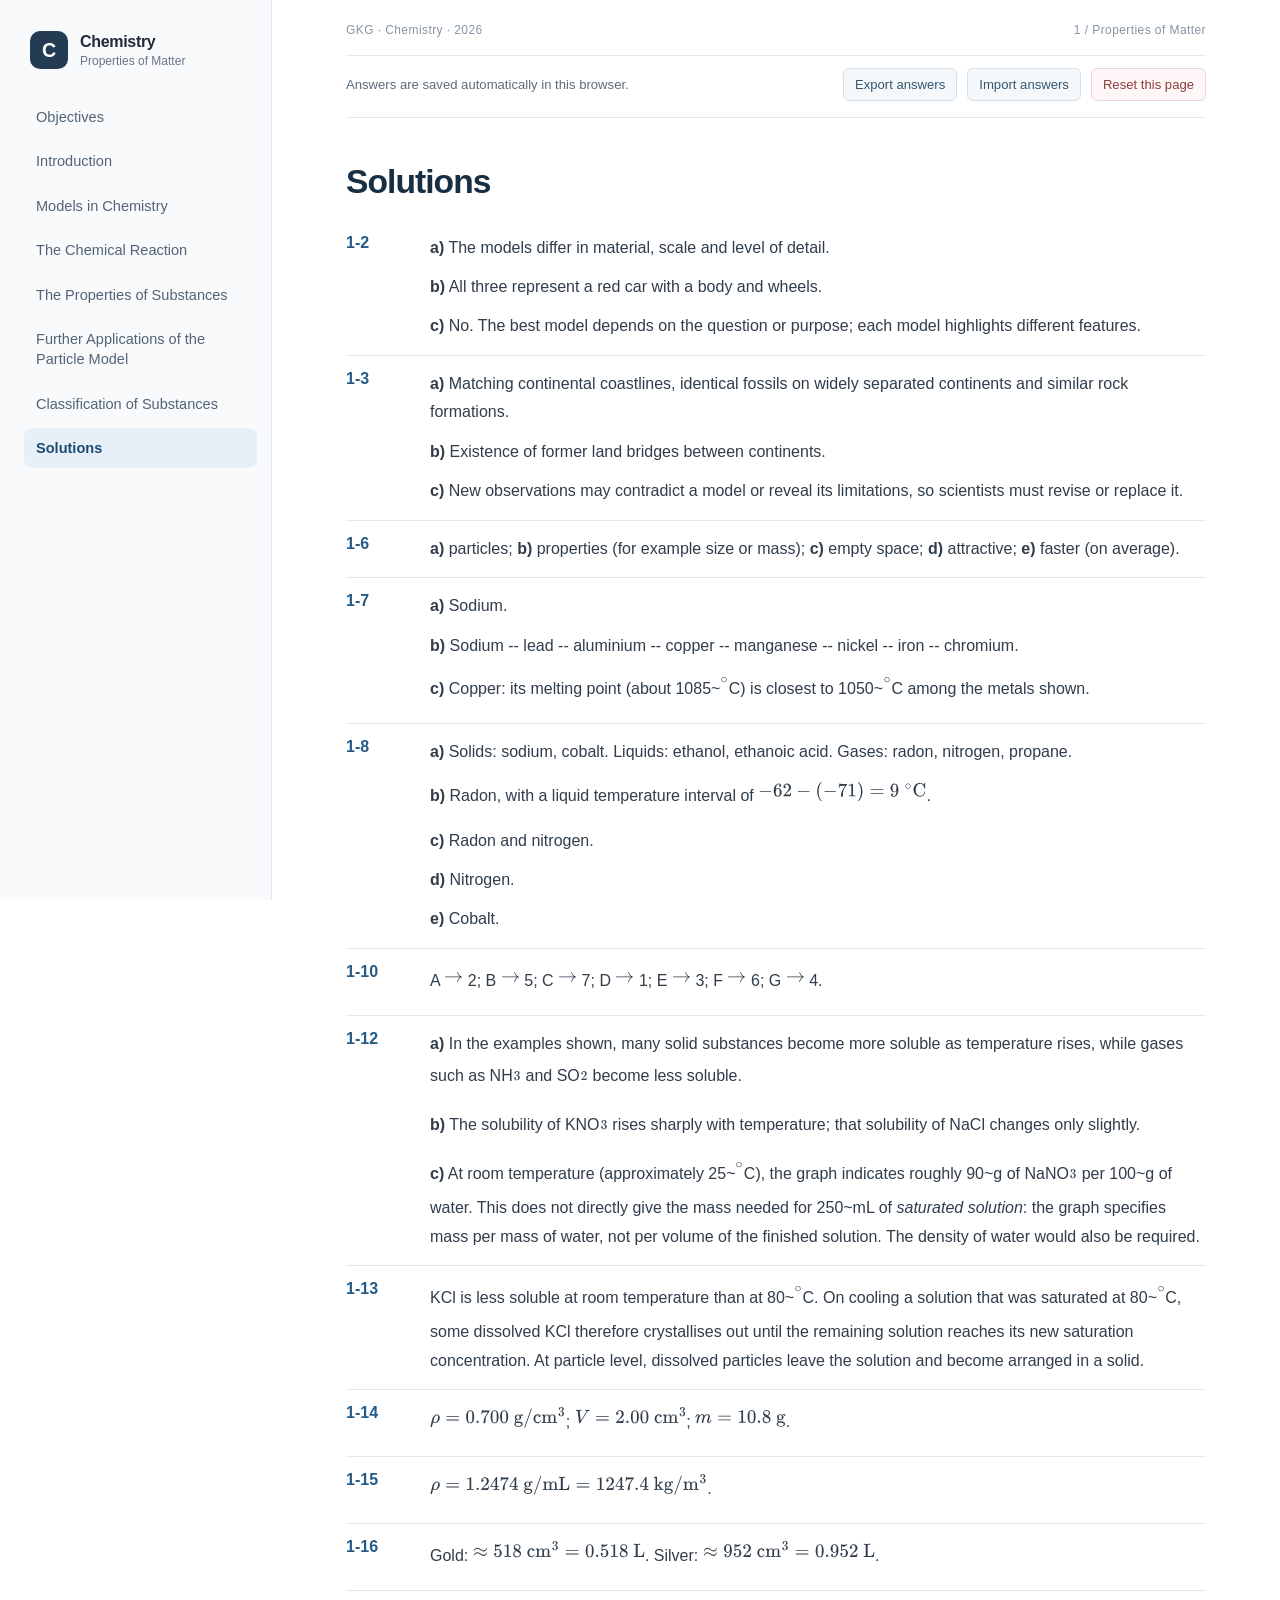
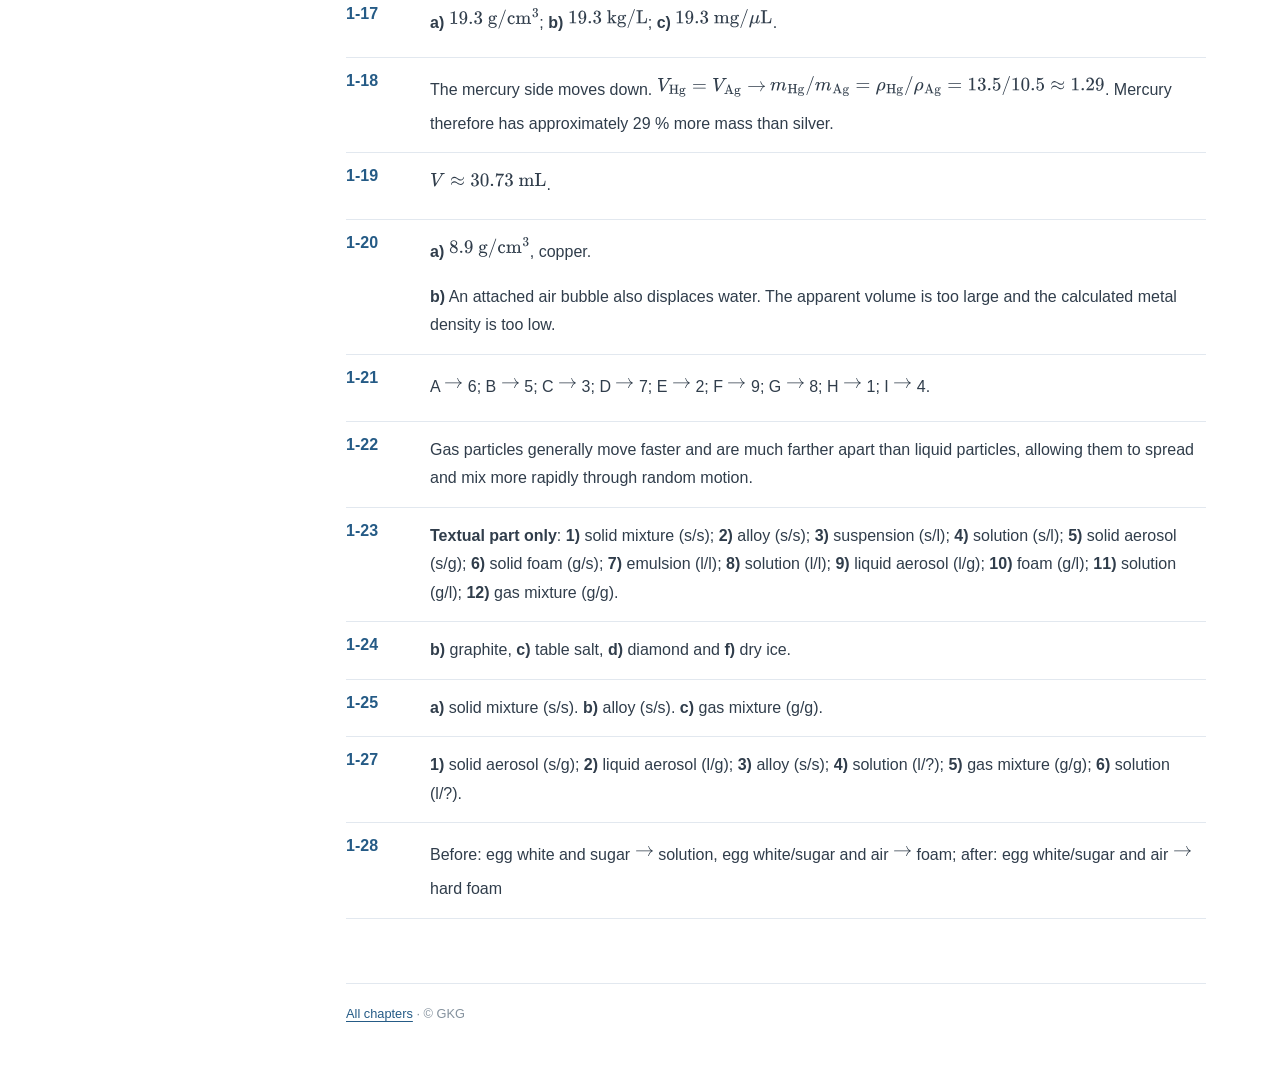
<file: chapters/07_solutions.html>
<!DOCTYPE html><html lang="en"><head><meta charset="utf-8"><meta name="viewport" content="width=device-width, initial-scale=1"><meta name="color-scheme" content="light"><title>Solutions · Chemistry</title><link rel="stylesheet" href="../css/style.css"><script defer src="../js/script.js"></script></head><body><a href="#main" class="skip">Skip to content</a><header class="mobile-header"><button type="button" id="menu-toggle" aria-controls="sidebar" aria-expanded="false">☰ <span>Contents</span></button><a href="../index.html">Chemistry</a></header><aside id="sidebar" class="sidebar"><a class="brand" href="../index.html"><span class="brand-mark">C</span><span>Chemistry <small>Properties of Matter</small></span></a><nav class="main-nav" aria-label="Chapters"><a href="00_objectives.html">Objectives</a><a href="01_introduction.html">Introduction</a><a href="02_models.html">Models in Chemistry</a><a href="03_chemical_reactions.html">The Chemical Reaction</a><a href="04_properties.html">The Properties of Substances</a><a href="05_particle_model_applications.html">Further Applications of the Particle Model</a><a href="06_classification.html">Classification of Substances</a><a aria-current="page" href="07_solutions.html">Solutions</a></nav></aside><div class="body-layout"><main id="main" class="main-content"><div class="topbar"><span>GKG · Chemistry · 2026</span><span>1 / Properties of Matter</span></div><article class="article"><h1 id="h-51-07_solutions" class="level-1">Solutions</h1>
<section class="solution" id="solution-car-model"><div class="solution-number"><a href="02_models.html#ex-car-model">1-2</a></div><div class="solution-body"><p><strong>a)</strong> The models differ in material, scale and level of detail.</p>
<p><strong>b)</strong> All three represent a red car with a body and wheels.</p>
<p><strong>c)</strong> No. The best model depends on the question or purpose; each model highlights different features.</p></div></section>
<section class="solution" id="solution-wegener"><div class="solution-number"><a href="02_models.html#ex-wegener">1-3</a></div><div class="solution-body"><p><strong>a)</strong> Matching continental coastlines, identical fossils on widely separated continents and similar rock formations.</p>
<p><strong>b)</strong> Existence of former land bridges between continents.</p>
<p><strong>c)</strong> New observations may contradict a model or reveal its limitations, so scientists must revise or replace it.</p></div></section>
<section class="solution" id="solution-par-mod-fills"><div class="solution-number"><a href="02_models.html#ex-par-mod-fills">1-6</a></div><div class="solution-body"><p><strong>a)</strong> particles; <strong>b)</strong> properties (for example size or mass); <strong>c)</strong> empty space; <strong>d)</strong> attractive; <strong>e)</strong> faster (on average).</p></div></section>
<section class="solution" id="solution-bar-chart"><div class="solution-number"><a href="04_properties.html#ex-bar-chart">1-7</a></div><div class="solution-body"><p><strong>a)</strong> Sodium.</p>
<p><strong>b)</strong> Sodium -- lead -- aluminium -- copper -- manganese -- nickel -- iron -- chromium.</p>
<p><strong>c)</strong> Copper: its melting point (about 1085~<span class="math-static" data-tex="^{\circ}"><mjx-container class="MathJax" jax="SVG"><svg aria-label="^{\circ}" style="vertical-align: 0;" xmlns="http://www.w3.org/2000/svg" width="0.988ex" height="1.532ex" role="img" focusable="false" viewBox="0 -677 436.6 677"><g stroke="currentColor" fill="currentColor" stroke-width="0" transform="scale(1,-1)"><g data-mml-node="math"><g data-mml-node="msup"><g data-mml-node="mi"></g><g data-mml-node="TeXAtom" transform="translate(33,363) scale(0.707)" data-mjx-texclass="ORD"><g data-mml-node="mo"><path data-c="2218" d="M55 251Q55 328 112 386T249 444T386 388T444 249Q444 171 388 113T250 55Q170 55 113 112T55 251ZM245 403Q188 403 142 361T96 250Q96 183 141 140T250 96Q284 96 313 109T354 135T375 160Q403 197 403 250Q403 313 360 358T245 403Z"></path></g></g></g></g></g></svg></mjx-container></span>C) is closest to 1050~<span class="math-static" data-tex="^{\circ}"><mjx-container class="MathJax" jax="SVG"><svg aria-label="^{\circ}" style="vertical-align: 0;" xmlns="http://www.w3.org/2000/svg" width="0.988ex" height="1.532ex" role="img" focusable="false" viewBox="0 -677 436.6 677"><g stroke="currentColor" fill="currentColor" stroke-width="0" transform="scale(1,-1)"><g data-mml-node="math"><g data-mml-node="msup"><g data-mml-node="mi"></g><g data-mml-node="TeXAtom" transform="translate(33,363) scale(0.707)" data-mjx-texclass="ORD"><g data-mml-node="mo"><path data-c="2218" d="M55 251Q55 328 112 386T249 444T386 388T444 249Q444 171 388 113T250 55Q170 55 113 112T55 251ZM245 403Q188 403 142 361T96 250Q96 183 141 140T250 96Q284 96 313 109T354 135T375 160Q403 197 403 250Q403 313 360 358T245 403Z"></path></g></g></g></g></g></svg></mjx-container></span>C among the metals shown.</p></div></section>
<section class="solution" id="solution-mp-table"><div class="solution-number"><a href="04_properties.html#ex-mp-table">1-8</a></div><div class="solution-body"><p><strong>a)</strong> Solids: sodium, cobalt. Liquids: ethanol, ethanoic acid. Gases: radon, nitrogen, propane.</p>
<p><strong>b)</strong> Radon, with a liquid temperature interval of <span class="math-static" data-tex="-62-(-71)=9~^{\circ}\mathrm{C}"><mjx-container class="MathJax" jax="SVG"><svg aria-label="-62-(-71)=9~^{\circ}\mathrm{C}" style="vertical-align: -0.566ex;" xmlns="http://www.w3.org/2000/svg" width="19.906ex" height="2.262ex" role="img" focusable="false" viewBox="0 -750 8798.6 1000"><g stroke="currentColor" fill="currentColor" stroke-width="0" transform="scale(1,-1)"><g data-mml-node="math"><g data-mml-node="mo"><path data-c="2212" d="M84 237T84 250T98 270H679Q694 262 694 250T679 230H98Q84 237 84 250Z"></path></g><g data-mml-node="mn" transform="translate(778,0)"><path data-c="36" d="M42 313Q42 476 123 571T303 666Q372 666 402 630T432 550Q432 525 418 510T379 495Q356 495 341 509T326 548Q326 592 373 601Q351 623 311 626Q240 626 194 566Q147 500 147 364L148 360Q153 366 156 373Q197 433 263 433H267Q313 433 348 414Q372 400 396 374T435 317Q456 268 456 210V192Q456 169 451 149Q440 90 387 34T253 -22Q225 -22 199 -14T143 16T92 75T56 172T42 313ZM257 397Q227 397 205 380T171 335T154 278T148 216Q148 133 160 97T198 39Q222 21 251 21Q302 21 329 59Q342 77 347 104T352 209Q352 289 347 316T329 361Q302 397 257 397Z"></path><path data-c="32" d="M109 429Q82 429 66 447T50 491Q50 562 103 614T235 666Q326 666 387 610T449 465Q449 422 429 383T381 315T301 241Q265 210 201 149L142 93L218 92Q375 92 385 97Q392 99 409 186V189H449V186Q448 183 436 95T421 3V0H50V19V31Q50 38 56 46T86 81Q115 113 136 137Q145 147 170 174T204 211T233 244T261 278T284 308T305 340T320 369T333 401T340 431T343 464Q343 527 309 573T212 619Q179 619 154 602T119 569T109 550Q109 549 114 549Q132 549 151 535T170 489Q170 464 154 447T109 429Z" transform="translate(500,0)"></path></g><g data-mml-node="mo" transform="translate(2000.2,0)"><path data-c="2212" d="M84 237T84 250T98 270H679Q694 262 694 250T679 230H98Q84 237 84 250Z"></path></g><g data-mml-node="mo" transform="translate(3000.4,0)"><path data-c="28" d="M94 250Q94 319 104 381T127 488T164 576T202 643T244 695T277 729T302 750H315H319Q333 750 333 741Q333 738 316 720T275 667T226 581T184 443T167 250T184 58T225 -81T274 -167T316 -220T333 -241Q333 -250 318 -250H315H302L274 -226Q180 -141 137 -14T94 250Z"></path></g><g data-mml-node="mo" transform="translate(3389.4,0)"><path data-c="2212" d="M84 237T84 250T98 270H679Q694 262 694 250T679 230H98Q84 237 84 250Z"></path></g><g data-mml-node="mn" transform="translate(4167.4,0)"><path data-c="37" d="M55 458Q56 460 72 567L88 674Q88 676 108 676H128V672Q128 662 143 655T195 646T364 644H485V605L417 512Q408 500 387 472T360 435T339 403T319 367T305 330T292 284T284 230T278 162T275 80Q275 66 275 52T274 28V19Q270 2 255 -10T221 -22Q210 -22 200 -19T179 0T168 40Q168 198 265 368Q285 400 349 489L395 552H302Q128 552 119 546Q113 543 108 522T98 479L95 458V455H55V458Z"></path><path data-c="31" d="M213 578L200 573Q186 568 160 563T102 556H83V602H102Q149 604 189 617T245 641T273 663Q275 666 285 666Q294 666 302 660V361L303 61Q310 54 315 52T339 48T401 46H427V0H416Q395 3 257 3Q121 3 100 0H88V46H114Q136 46 152 46T177 47T193 50T201 52T207 57T213 61V578Z" transform="translate(500,0)"></path></g><g data-mml-node="mo" transform="translate(5167.4,0)"><path data-c="29" d="M60 749L64 750Q69 750 74 750H86L114 726Q208 641 251 514T294 250Q294 182 284 119T261 12T224 -76T186 -143T145 -194T113 -227T90 -246Q87 -249 86 -250H74Q66 -250 63 -250T58 -247T55 -238Q56 -237 66 -225Q221 -64 221 250T66 725Q56 737 55 738Q55 746 60 749Z"></path></g><g data-mml-node="mo" transform="translate(5834.2,0)"><path data-c="3D" d="M56 347Q56 360 70 367H707Q722 359 722 347Q722 336 708 328L390 327H72Q56 332 56 347ZM56 153Q56 168 72 173H708Q722 163 722 153Q722 140 707 133H70Q56 140 56 153Z"></path></g><g data-mml-node="mn" transform="translate(6890,0)"><path data-c="39" d="M352 287Q304 211 232 211Q154 211 104 270T44 396Q42 412 42 436V444Q42 537 111 606Q171 666 243 666Q245 666 249 666T257 665H261Q273 665 286 663T323 651T370 619T413 560Q456 472 456 334Q456 194 396 97Q361 41 312 10T208 -22Q147 -22 108 7T68 93T121 149Q143 149 158 135T173 96Q173 78 164 65T148 49T135 44L131 43Q131 41 138 37T164 27T206 22H212Q272 22 313 86Q352 142 352 280V287ZM244 248Q292 248 321 297T351 430Q351 508 343 542Q341 552 337 562T323 588T293 615T246 625Q208 625 181 598Q160 576 154 546T147 441Q147 358 152 329T172 282Q197 248 244 248Z"></path></g><g data-mml-node="msup" transform="translate(7390,0)"><g data-mml-node="mtext"><path data-c="A0" d=""></path></g><g data-mml-node="TeXAtom" transform="translate(283,363) scale(0.707)" data-mjx-texclass="ORD"><g data-mml-node="mo"><path data-c="2218" d="M55 251Q55 328 112 386T249 444T386 388T444 249Q444 171 388 113T250 55Q170 55 113 112T55 251ZM245 403Q188 403 142 361T96 250Q96 183 141 140T250 96Q284 96 313 109T354 135T375 160Q403 197 403 250Q403 313 360 358T245 403Z"></path></g></g></g><g data-mml-node="TeXAtom" data-mjx-texclass="ORD" transform="translate(8076.6,0)"><g data-mml-node="mi"><path data-c="43" d="M56 342Q56 428 89 500T174 615T283 681T391 705Q394 705 400 705T408 704Q499 704 569 636L582 624L612 663Q639 700 643 704Q644 704 647 704T653 705H657Q660 705 666 699V419L660 413H626Q620 419 619 430Q610 512 571 572T476 651Q457 658 426 658Q322 658 252 588Q173 509 173 342Q173 221 211 151Q232 111 263 84T328 45T384 29T428 24Q517 24 571 93T626 244Q626 251 632 257H660L666 251V236Q661 133 590 56T403 -21Q262 -21 159 83T56 342Z"></path></g></g></g></g></svg></mjx-container></span>.</p>
<p><strong>c)</strong> Radon and nitrogen.</p>
<p><strong>d)</strong> Nitrogen.</p>
<p><strong>e)</strong> Cobalt.</p></div></section>
<section class="solution" id="solution-sol-assign"><div class="solution-number"><a href="04_properties.html#ex-sol-assign">1-10</a></div><div class="solution-body"><p>A <span class="math-static" data-tex="\to"><mjx-container class="MathJax" jax="SVG"><svg aria-label="\to" style="vertical-align: -0.025ex;" xmlns="http://www.w3.org/2000/svg" width="2.262ex" height="1.181ex" role="img" focusable="false" viewBox="0 -511 1000 522"><g stroke="currentColor" fill="currentColor" stroke-width="0" transform="scale(1,-1)"><g data-mml-node="math"><g data-mml-node="mo"><path data-c="2192" d="M56 237T56 250T70 270H835Q719 357 692 493Q692 494 692 496T691 499Q691 511 708 511H711Q720 511 723 510T729 506T732 497T735 481T743 456Q765 389 816 336T935 261Q944 258 944 250Q944 244 939 241T915 231T877 212Q836 186 806 152T761 85T740 35T732 4Q730 -6 727 -8T711 -11Q691 -11 691 0Q691 7 696 25Q728 151 835 230H70Q56 237 56 250Z"></path></g></g></g></svg></mjx-container></span> 2; B <span class="math-static" data-tex="\to"><mjx-container class="MathJax" jax="SVG"><svg aria-label="\to" style="vertical-align: -0.025ex;" xmlns="http://www.w3.org/2000/svg" width="2.262ex" height="1.181ex" role="img" focusable="false" viewBox="0 -511 1000 522"><g stroke="currentColor" fill="currentColor" stroke-width="0" transform="scale(1,-1)"><g data-mml-node="math"><g data-mml-node="mo"><path data-c="2192" d="M56 237T56 250T70 270H835Q719 357 692 493Q692 494 692 496T691 499Q691 511 708 511H711Q720 511 723 510T729 506T732 497T735 481T743 456Q765 389 816 336T935 261Q944 258 944 250Q944 244 939 241T915 231T877 212Q836 186 806 152T761 85T740 35T732 4Q730 -6 727 -8T711 -11Q691 -11 691 0Q691 7 696 25Q728 151 835 230H70Q56 237 56 250Z"></path></g></g></g></svg></mjx-container></span> 5; C <span class="math-static" data-tex="\to"><mjx-container class="MathJax" jax="SVG"><svg aria-label="\to" style="vertical-align: -0.025ex;" xmlns="http://www.w3.org/2000/svg" width="2.262ex" height="1.181ex" role="img" focusable="false" viewBox="0 -511 1000 522"><g stroke="currentColor" fill="currentColor" stroke-width="0" transform="scale(1,-1)"><g data-mml-node="math"><g data-mml-node="mo"><path data-c="2192" d="M56 237T56 250T70 270H835Q719 357 692 493Q692 494 692 496T691 499Q691 511 708 511H711Q720 511 723 510T729 506T732 497T735 481T743 456Q765 389 816 336T935 261Q944 258 944 250Q944 244 939 241T915 231T877 212Q836 186 806 152T761 85T740 35T732 4Q730 -6 727 -8T711 -11Q691 -11 691 0Q691 7 696 25Q728 151 835 230H70Q56 237 56 250Z"></path></g></g></g></svg></mjx-container></span> 7; D <span class="math-static" data-tex="\to"><mjx-container class="MathJax" jax="SVG"><svg aria-label="\to" style="vertical-align: -0.025ex;" xmlns="http://www.w3.org/2000/svg" width="2.262ex" height="1.181ex" role="img" focusable="false" viewBox="0 -511 1000 522"><g stroke="currentColor" fill="currentColor" stroke-width="0" transform="scale(1,-1)"><g data-mml-node="math"><g data-mml-node="mo"><path data-c="2192" d="M56 237T56 250T70 270H835Q719 357 692 493Q692 494 692 496T691 499Q691 511 708 511H711Q720 511 723 510T729 506T732 497T735 481T743 456Q765 389 816 336T935 261Q944 258 944 250Q944 244 939 241T915 231T877 212Q836 186 806 152T761 85T740 35T732 4Q730 -6 727 -8T711 -11Q691 -11 691 0Q691 7 696 25Q728 151 835 230H70Q56 237 56 250Z"></path></g></g></g></svg></mjx-container></span> 1; E <span class="math-static" data-tex="\to"><mjx-container class="MathJax" jax="SVG"><svg aria-label="\to" style="vertical-align: -0.025ex;" xmlns="http://www.w3.org/2000/svg" width="2.262ex" height="1.181ex" role="img" focusable="false" viewBox="0 -511 1000 522"><g stroke="currentColor" fill="currentColor" stroke-width="0" transform="scale(1,-1)"><g data-mml-node="math"><g data-mml-node="mo"><path data-c="2192" d="M56 237T56 250T70 270H835Q719 357 692 493Q692 494 692 496T691 499Q691 511 708 511H711Q720 511 723 510T729 506T732 497T735 481T743 456Q765 389 816 336T935 261Q944 258 944 250Q944 244 939 241T915 231T877 212Q836 186 806 152T761 85T740 35T732 4Q730 -6 727 -8T711 -11Q691 -11 691 0Q691 7 696 25Q728 151 835 230H70Q56 237 56 250Z"></path></g></g></g></svg></mjx-container></span> 3; F <span class="math-static" data-tex="\to"><mjx-container class="MathJax" jax="SVG"><svg aria-label="\to" style="vertical-align: -0.025ex;" xmlns="http://www.w3.org/2000/svg" width="2.262ex" height="1.181ex" role="img" focusable="false" viewBox="0 -511 1000 522"><g stroke="currentColor" fill="currentColor" stroke-width="0" transform="scale(1,-1)"><g data-mml-node="math"><g data-mml-node="mo"><path data-c="2192" d="M56 237T56 250T70 270H835Q719 357 692 493Q692 494 692 496T691 499Q691 511 708 511H711Q720 511 723 510T729 506T732 497T735 481T743 456Q765 389 816 336T935 261Q944 258 944 250Q944 244 939 241T915 231T877 212Q836 186 806 152T761 85T740 35T732 4Q730 -6 727 -8T711 -11Q691 -11 691 0Q691 7 696 25Q728 151 835 230H70Q56 237 56 250Z"></path></g></g></g></svg></mjx-container></span> 6; G <span class="math-static" data-tex="\to"><mjx-container class="MathJax" jax="SVG"><svg aria-label="\to" style="vertical-align: -0.025ex;" xmlns="http://www.w3.org/2000/svg" width="2.262ex" height="1.181ex" role="img" focusable="false" viewBox="0 -511 1000 522"><g stroke="currentColor" fill="currentColor" stroke-width="0" transform="scale(1,-1)"><g data-mml-node="math"><g data-mml-node="mo"><path data-c="2192" d="M56 237T56 250T70 270H835Q719 357 692 493Q692 494 692 496T691 499Q691 511 708 511H711Q720 511 723 510T729 506T732 497T735 481T743 456Q765 389 816 336T935 261Q944 258 944 250Q944 244 939 241T915 231T877 212Q836 186 806 152T761 85T740 35T732 4Q730 -6 727 -8T711 -11Q691 -11 691 0Q691 7 696 25Q728 151 835 230H70Q56 237 56 250Z"></path></g></g></g></svg></mjx-container></span> 4.</p></div></section>
<section class="solution" id="solution-sol-graph"><div class="solution-number"><a href="04_properties.html#ex-sol-graph">1-12</a></div><div class="solution-body"><p><strong>a)</strong> In the examples shown, many solid substances become more soluble as temperature rises, while gases such as NH<span class="math-static" data-tex="_3"><mjx-container class="MathJax" jax="SVG"><svg aria-label="_3" style="vertical-align: -0.375ex;" xmlns="http://www.w3.org/2000/svg" width="0.988ex" height="1.099ex" role="img" focusable="false" viewBox="0 -320.2 436.6 485.8"><g stroke="currentColor" fill="currentColor" stroke-width="0" transform="scale(1,-1)"><g data-mml-node="math"><g data-mml-node="msub"><g data-mml-node="mi"></g><g data-mml-node="mn" transform="translate(33,-150) scale(0.707)"><path data-c="33" d="M127 463Q100 463 85 480T69 524Q69 579 117 622T233 665Q268 665 277 664Q351 652 390 611T430 522Q430 470 396 421T302 350L299 348Q299 347 308 345T337 336T375 315Q457 262 457 175Q457 96 395 37T238 -22Q158 -22 100 21T42 130Q42 158 60 175T105 193Q133 193 151 175T169 130Q169 119 166 110T159 94T148 82T136 74T126 70T118 67L114 66Q165 21 238 21Q293 21 321 74Q338 107 338 175V195Q338 290 274 322Q259 328 213 329L171 330L168 332Q166 335 166 348Q166 366 174 366Q202 366 232 371Q266 376 294 413T322 525V533Q322 590 287 612Q265 626 240 626Q208 626 181 615T143 592T132 580H135Q138 579 143 578T153 573T165 566T175 555T183 540T186 520Q186 498 172 481T127 463Z"></path></g></g></g></g></svg></mjx-container></span> and SO<span class="math-static" data-tex="_2"><mjx-container class="MathJax" jax="SVG"><svg aria-label="_2" style="vertical-align: -0.339ex;" xmlns="http://www.w3.org/2000/svg" width="0.988ex" height="1.065ex" role="img" focusable="false" viewBox="0 -320.9 436.6 470.9"><g stroke="currentColor" fill="currentColor" stroke-width="0" transform="scale(1,-1)"><g data-mml-node="math"><g data-mml-node="msub"><g data-mml-node="mi"></g><g data-mml-node="mn" transform="translate(33,-150) scale(0.707)"><path data-c="32" d="M109 429Q82 429 66 447T50 491Q50 562 103 614T235 666Q326 666 387 610T449 465Q449 422 429 383T381 315T301 241Q265 210 201 149L142 93L218 92Q375 92 385 97Q392 99 409 186V189H449V186Q448 183 436 95T421 3V0H50V19V31Q50 38 56 46T86 81Q115 113 136 137Q145 147 170 174T204 211T233 244T261 278T284 308T305 340T320 369T333 401T340 431T343 464Q343 527 309 573T212 619Q179 619 154 602T119 569T109 550Q109 549 114 549Q132 549 151 535T170 489Q170 464 154 447T109 429Z"></path></g></g></g></g></svg></mjx-container></span> become less soluble.</p>
<p><strong>b)</strong> The solubility of KNO<span class="math-static" data-tex="_3"><mjx-container class="MathJax" jax="SVG"><svg aria-label="_3" style="vertical-align: -0.375ex;" xmlns="http://www.w3.org/2000/svg" width="0.988ex" height="1.099ex" role="img" focusable="false" viewBox="0 -320.2 436.6 485.8"><g stroke="currentColor" fill="currentColor" stroke-width="0" transform="scale(1,-1)"><g data-mml-node="math"><g data-mml-node="msub"><g data-mml-node="mi"></g><g data-mml-node="mn" transform="translate(33,-150) scale(0.707)"><path data-c="33" d="M127 463Q100 463 85 480T69 524Q69 579 117 622T233 665Q268 665 277 664Q351 652 390 611T430 522Q430 470 396 421T302 350L299 348Q299 347 308 345T337 336T375 315Q457 262 457 175Q457 96 395 37T238 -22Q158 -22 100 21T42 130Q42 158 60 175T105 193Q133 193 151 175T169 130Q169 119 166 110T159 94T148 82T136 74T126 70T118 67L114 66Q165 21 238 21Q293 21 321 74Q338 107 338 175V195Q338 290 274 322Q259 328 213 329L171 330L168 332Q166 335 166 348Q166 366 174 366Q202 366 232 371Q266 376 294 413T322 525V533Q322 590 287 612Q265 626 240 626Q208 626 181 615T143 592T132 580H135Q138 579 143 578T153 573T165 566T175 555T183 540T186 520Q186 498 172 481T127 463Z"></path></g></g></g></g></svg></mjx-container></span> rises sharply with temperature; that solubility of NaCl changes only slightly.</p>
<p><strong>c)</strong> At room temperature (approximately 25~<span class="math-static" data-tex="^{\circ}"><mjx-container class="MathJax" jax="SVG"><svg aria-label="^{\circ}" style="vertical-align: 0;" xmlns="http://www.w3.org/2000/svg" width="0.988ex" height="1.532ex" role="img" focusable="false" viewBox="0 -677 436.6 677"><g stroke="currentColor" fill="currentColor" stroke-width="0" transform="scale(1,-1)"><g data-mml-node="math"><g data-mml-node="msup"><g data-mml-node="mi"></g><g data-mml-node="TeXAtom" transform="translate(33,363) scale(0.707)" data-mjx-texclass="ORD"><g data-mml-node="mo"><path data-c="2218" d="M55 251Q55 328 112 386T249 444T386 388T444 249Q444 171 388 113T250 55Q170 55 113 112T55 251ZM245 403Q188 403 142 361T96 250Q96 183 141 140T250 96Q284 96 313 109T354 135T375 160Q403 197 403 250Q403 313 360 358T245 403Z"></path></g></g></g></g></g></svg></mjx-container></span>C), the graph indicates roughly 90~g of NaNO<span class="math-static" data-tex="_3"><mjx-container class="MathJax" jax="SVG"><svg aria-label="_3" style="vertical-align: -0.375ex;" xmlns="http://www.w3.org/2000/svg" width="0.988ex" height="1.099ex" role="img" focusable="false" viewBox="0 -320.2 436.6 485.8"><g stroke="currentColor" fill="currentColor" stroke-width="0" transform="scale(1,-1)"><g data-mml-node="math"><g data-mml-node="msub"><g data-mml-node="mi"></g><g data-mml-node="mn" transform="translate(33,-150) scale(0.707)"><path data-c="33" d="M127 463Q100 463 85 480T69 524Q69 579 117 622T233 665Q268 665 277 664Q351 652 390 611T430 522Q430 470 396 421T302 350L299 348Q299 347 308 345T337 336T375 315Q457 262 457 175Q457 96 395 37T238 -22Q158 -22 100 21T42 130Q42 158 60 175T105 193Q133 193 151 175T169 130Q169 119 166 110T159 94T148 82T136 74T126 70T118 67L114 66Q165 21 238 21Q293 21 321 74Q338 107 338 175V195Q338 290 274 322Q259 328 213 329L171 330L168 332Q166 335 166 348Q166 366 174 366Q202 366 232 371Q266 376 294 413T322 525V533Q322 590 287 612Q265 626 240 626Q208 626 181 615T143 592T132 580H135Q138 579 143 578T153 573T165 566T175 555T183 540T186 520Q186 498 172 481T127 463Z"></path></g></g></g></g></svg></mjx-container></span> per 100~g of water. This does not directly give the mass needed for 250~mL of <em>saturated solution</em>: the graph specifies mass per mass of water, not per volume of the finished solution. The density of water would also be required.</p></div></section>
<section class="solution" id="solution-sol-sat"><div class="solution-number"><a href="04_properties.html#ex-sol-sat">1-13</a></div><div class="solution-body"><p>KCl is less soluble at room temperature than at 80~<span class="math-static" data-tex="^{\circ}"><mjx-container class="MathJax" jax="SVG"><svg aria-label="^{\circ}" style="vertical-align: 0;" xmlns="http://www.w3.org/2000/svg" width="0.988ex" height="1.532ex" role="img" focusable="false" viewBox="0 -677 436.6 677"><g stroke="currentColor" fill="currentColor" stroke-width="0" transform="scale(1,-1)"><g data-mml-node="math"><g data-mml-node="msup"><g data-mml-node="mi"></g><g data-mml-node="TeXAtom" transform="translate(33,363) scale(0.707)" data-mjx-texclass="ORD"><g data-mml-node="mo"><path data-c="2218" d="M55 251Q55 328 112 386T249 444T386 388T444 249Q444 171 388 113T250 55Q170 55 113 112T55 251ZM245 403Q188 403 142 361T96 250Q96 183 141 140T250 96Q284 96 313 109T354 135T375 160Q403 197 403 250Q403 313 360 358T245 403Z"></path></g></g></g></g></g></svg></mjx-container></span>C. On cooling a solution that was saturated at 80~<span class="math-static" data-tex="^{\circ}"><mjx-container class="MathJax" jax="SVG"><svg aria-label="^{\circ}" style="vertical-align: 0;" xmlns="http://www.w3.org/2000/svg" width="0.988ex" height="1.532ex" role="img" focusable="false" viewBox="0 -677 436.6 677"><g stroke="currentColor" fill="currentColor" stroke-width="0" transform="scale(1,-1)"><g data-mml-node="math"><g data-mml-node="msup"><g data-mml-node="mi"></g><g data-mml-node="TeXAtom" transform="translate(33,363) scale(0.707)" data-mjx-texclass="ORD"><g data-mml-node="mo"><path data-c="2218" d="M55 251Q55 328 112 386T249 444T386 388T444 249Q444 171 388 113T250 55Q170 55 113 112T55 251ZM245 403Q188 403 142 361T96 250Q96 183 141 140T250 96Q284 96 313 109T354 135T375 160Q403 197 403 250Q403 313 360 358T245 403Z"></path></g></g></g></g></g></svg></mjx-container></span>C, some dissolved KCl therefore crystallises out until the remaining solution reaches its new saturation concentration. At particle level, dissolved particles leave the solution and become arranged in a solid.</p></div></section>
<section class="solution" id="solution-dens-table"><div class="solution-number"><a href="04_properties.html#ex-dens-table">1-14</a></div><div class="solution-body"><p><span class="math-static" data-tex="\rho = 0.700~\mathrm{g/cm^3}"><mjx-container class="MathJax" jax="SVG"><svg aria-label="\rho = 0.700~\mathrm{g/cm^3}" style="vertical-align: -0.566ex;" xmlns="http://www.w3.org/2000/svg" width="16.045ex" height="2.451ex" role="img" focusable="false" viewBox="0 -833.2 7092.1 1083.2"><g stroke="currentColor" fill="currentColor" stroke-width="0" transform="scale(1,-1)"><g data-mml-node="math"><g data-mml-node="mi"><path data-c="1D70C" d="M58 -216Q25 -216 23 -186Q23 -176 73 26T127 234Q143 289 182 341Q252 427 341 441Q343 441 349 441T359 442Q432 442 471 394T510 276Q510 219 486 165T425 74T345 13T266 -10H255H248Q197 -10 165 35L160 41L133 -71Q108 -168 104 -181T92 -202Q76 -216 58 -216ZM424 322Q424 359 407 382T357 405Q322 405 287 376T231 300Q217 269 193 170L176 102Q193 26 260 26Q298 26 334 62Q367 92 389 158T418 266T424 322Z"></path></g><g data-mml-node="mo" transform="translate(794.8,0)"><path data-c="3D" d="M56 347Q56 360 70 367H707Q722 359 722 347Q722 336 708 328L390 327H72Q56 332 56 347ZM56 153Q56 168 72 173H708Q722 163 722 153Q722 140 707 133H70Q56 140 56 153Z"></path></g><g data-mml-node="mn" transform="translate(1850.6,0)"><path data-c="30" d="M96 585Q152 666 249 666Q297 666 345 640T423 548Q460 465 460 320Q460 165 417 83Q397 41 362 16T301 -15T250 -22Q224 -22 198 -16T137 16T82 83Q39 165 39 320Q39 494 96 585ZM321 597Q291 629 250 629Q208 629 178 597Q153 571 145 525T137 333Q137 175 145 125T181 46Q209 16 250 16Q290 16 318 46Q347 76 354 130T362 333Q362 478 354 524T321 597Z"></path><path data-c="2E" d="M78 60Q78 84 95 102T138 120Q162 120 180 104T199 61Q199 36 182 18T139 0T96 17T78 60Z" transform="translate(500,0)"></path><path data-c="37" d="M55 458Q56 460 72 567L88 674Q88 676 108 676H128V672Q128 662 143 655T195 646T364 644H485V605L417 512Q408 500 387 472T360 435T339 403T319 367T305 330T292 284T284 230T278 162T275 80Q275 66 275 52T274 28V19Q270 2 255 -10T221 -22Q210 -22 200 -19T179 0T168 40Q168 198 265 368Q285 400 349 489L395 552H302Q128 552 119 546Q113 543 108 522T98 479L95 458V455H55V458Z" transform="translate(778,0)"></path><path data-c="30" d="M96 585Q152 666 249 666Q297 666 345 640T423 548Q460 465 460 320Q460 165 417 83Q397 41 362 16T301 -15T250 -22Q224 -22 198 -16T137 16T82 83Q39 165 39 320Q39 494 96 585ZM321 597Q291 629 250 629Q208 629 178 597Q153 571 145 525T137 333Q137 175 145 125T181 46Q209 16 250 16Q290 16 318 46Q347 76 354 130T362 333Q362 478 354 524T321 597Z" transform="translate(1278,0)"></path><path data-c="30" d="M96 585Q152 666 249 666Q297 666 345 640T423 548Q460 465 460 320Q460 165 417 83Q397 41 362 16T301 -15T250 -22Q224 -22 198 -16T137 16T82 83Q39 165 39 320Q39 494 96 585ZM321 597Q291 629 250 629Q208 629 178 597Q153 571 145 525T137 333Q137 175 145 125T181 46Q209 16 250 16Q290 16 318 46Q347 76 354 130T362 333Q362 478 354 524T321 597Z" transform="translate(1778,0)"></path></g><g data-mml-node="mtext" transform="translate(4128.6,0)"><path data-c="A0" d=""></path></g><g data-mml-node="TeXAtom" data-mjx-texclass="ORD" transform="translate(4378.6,0)"><g data-mml-node="mi"><path data-c="67" d="M329 409Q373 453 429 453Q459 453 472 434T485 396Q485 382 476 371T449 360Q416 360 412 390Q410 404 415 411Q415 412 416 414V415Q388 412 363 393Q355 388 355 386Q355 385 359 381T368 369T379 351T388 325T392 292Q392 230 343 187T222 143Q172 143 123 171Q112 153 112 133Q112 98 138 81Q147 75 155 75T227 73Q311 72 335 67Q396 58 431 26Q470 -13 470 -72Q470 -139 392 -175Q332 -206 250 -206Q167 -206 107 -175Q29 -140 29 -75Q29 -39 50 -15T92 18L103 24Q67 55 67 108Q67 155 96 193Q52 237 52 292Q52 355 102 398T223 442Q274 442 318 416L329 409ZM299 343Q294 371 273 387T221 404Q192 404 171 388T145 343Q142 326 142 292Q142 248 149 227T179 192Q196 182 222 182Q244 182 260 189T283 207T294 227T299 242Q302 258 302 292T299 343ZM403 -75Q403 -50 389 -34T348 -11T299 -2T245 0H218Q151 0 138 -6Q118 -15 107 -34T95 -74Q95 -84 101 -97T122 -127T170 -155T250 -167Q319 -167 361 -139T403 -75Z"></path></g><g data-mml-node="TeXAtom" data-mjx-texclass="ORD" transform="translate(500,0)"><g data-mml-node="mo"><path data-c="2F" d="M423 750Q432 750 438 744T444 730Q444 725 271 248T92 -240Q85 -250 75 -250Q68 -250 62 -245T56 -231Q56 -221 230 257T407 740Q411 750 423 750Z"></path></g></g><g data-mml-node="msup" transform="translate(1000,0)"><g data-mml-node="mi"><path data-c="63" d="M370 305T349 305T313 320T297 358Q297 381 312 396Q317 401 317 402T307 404Q281 408 258 408Q209 408 178 376Q131 329 131 219Q131 137 162 90Q203 29 272 29Q313 29 338 55T374 117Q376 125 379 127T395 129H409Q415 123 415 120Q415 116 411 104T395 71T366 33T318 2T249 -11Q163 -11 99 53T34 214Q34 318 99 383T250 448T370 421T404 357Q404 334 387 320Z"></path><path data-c="6D" d="M41 46H55Q94 46 102 60V68Q102 77 102 91T102 122T103 161T103 203Q103 234 103 269T102 328V351Q99 370 88 376T43 385H25V408Q25 431 27 431L37 432Q47 433 65 434T102 436Q119 437 138 438T167 441T178 442H181V402Q181 364 182 364T187 369T199 384T218 402T247 421T285 437Q305 442 336 442Q351 442 364 440T387 434T406 426T421 417T432 406T441 395T448 384T452 374T455 366L457 361L460 365Q463 369 466 373T475 384T488 397T503 410T523 422T546 432T572 439T603 442Q729 442 740 329Q741 322 741 190V104Q741 66 743 59T754 49Q775 46 803 46H819V0H811L788 1Q764 2 737 2T699 3Q596 3 587 0H579V46H595Q656 46 656 62Q657 64 657 200Q656 335 655 343Q649 371 635 385T611 402T585 404Q540 404 506 370Q479 343 472 315T464 232V168V108Q464 78 465 68T468 55T477 49Q498 46 526 46H542V0H534L510 1Q487 2 460 2T422 3Q319 3 310 0H302V46H318Q379 46 379 62Q380 64 380 200Q379 335 378 343Q372 371 358 385T334 402T308 404Q263 404 229 370Q202 343 195 315T187 232V168V108Q187 78 188 68T191 55T200 49Q221 46 249 46H265V0H257L234 1Q210 2 183 2T145 3Q42 3 33 0H25V46H41Z" transform="translate(444,0)"></path></g><g data-mml-node="mn" transform="translate(1310,363) scale(0.707)"><path data-c="33" d="M127 463Q100 463 85 480T69 524Q69 579 117 622T233 665Q268 665 277 664Q351 652 390 611T430 522Q430 470 396 421T302 350L299 348Q299 347 308 345T337 336T375 315Q457 262 457 175Q457 96 395 37T238 -22Q158 -22 100 21T42 130Q42 158 60 175T105 193Q133 193 151 175T169 130Q169 119 166 110T159 94T148 82T136 74T126 70T118 67L114 66Q165 21 238 21Q293 21 321 74Q338 107 338 175V195Q338 290 274 322Q259 328 213 329L171 330L168 332Q166 335 166 348Q166 366 174 366Q202 366 232 371Q266 376 294 413T322 525V533Q322 590 287 612Q265 626 240 626Q208 626 181 615T143 592T132 580H135Q138 579 143 578T153 573T165 566T175 555T183 540T186 520Q186 498 172 481T127 463Z"></path></g></g></g></g></g></svg></mjx-container></span>; <span class="math-static" data-tex="V=2.00~\mathrm{cm^3}"><mjx-container class="MathJax" jax="SVG"><svg aria-label="V=2.00~\mathrm{cm^3}" style="vertical-align: -0.186ex;" xmlns="http://www.w3.org/2000/svg" width="13.222ex" height="2.071ex" role="img" focusable="false" viewBox="0 -833.2 5844.1 915.2"><g stroke="currentColor" fill="currentColor" stroke-width="0" transform="scale(1,-1)"><g data-mml-node="math"><g data-mml-node="mi"><path data-c="1D449" d="M52 648Q52 670 65 683H76Q118 680 181 680Q299 680 320 683H330Q336 677 336 674T334 656Q329 641 325 637H304Q282 635 274 635Q245 630 242 620Q242 618 271 369T301 118L374 235Q447 352 520 471T595 594Q599 601 599 609Q599 633 555 637Q537 637 537 648Q537 649 539 661Q542 675 545 679T558 683Q560 683 570 683T604 682T668 681Q737 681 755 683H762Q769 676 769 672Q769 655 760 640Q757 637 743 637Q730 636 719 635T698 630T682 623T670 615T660 608T652 599T645 592L452 282Q272 -9 266 -16Q263 -18 259 -21L241 -22H234Q216 -22 216 -15Q213 -9 177 305Q139 623 138 626Q133 637 76 637H59Q52 642 52 648Z"></path></g><g data-mml-node="mo" transform="translate(1046.8,0)"><path data-c="3D" d="M56 347Q56 360 70 367H707Q722 359 722 347Q722 336 708 328L390 327H72Q56 332 56 347ZM56 153Q56 168 72 173H708Q722 163 722 153Q722 140 707 133H70Q56 140 56 153Z"></path></g><g data-mml-node="mn" transform="translate(2102.6,0)"><path data-c="32" d="M109 429Q82 429 66 447T50 491Q50 562 103 614T235 666Q326 666 387 610T449 465Q449 422 429 383T381 315T301 241Q265 210 201 149L142 93L218 92Q375 92 385 97Q392 99 409 186V189H449V186Q448 183 436 95T421 3V0H50V19V31Q50 38 56 46T86 81Q115 113 136 137Q145 147 170 174T204 211T233 244T261 278T284 308T305 340T320 369T333 401T340 431T343 464Q343 527 309 573T212 619Q179 619 154 602T119 569T109 550Q109 549 114 549Q132 549 151 535T170 489Q170 464 154 447T109 429Z"></path><path data-c="2E" d="M78 60Q78 84 95 102T138 120Q162 120 180 104T199 61Q199 36 182 18T139 0T96 17T78 60Z" transform="translate(500,0)"></path><path data-c="30" d="M96 585Q152 666 249 666Q297 666 345 640T423 548Q460 465 460 320Q460 165 417 83Q397 41 362 16T301 -15T250 -22Q224 -22 198 -16T137 16T82 83Q39 165 39 320Q39 494 96 585ZM321 597Q291 629 250 629Q208 629 178 597Q153 571 145 525T137 333Q137 175 145 125T181 46Q209 16 250 16Q290 16 318 46Q347 76 354 130T362 333Q362 478 354 524T321 597Z" transform="translate(778,0)"></path><path data-c="30" d="M96 585Q152 666 249 666Q297 666 345 640T423 548Q460 465 460 320Q460 165 417 83Q397 41 362 16T301 -15T250 -22Q224 -22 198 -16T137 16T82 83Q39 165 39 320Q39 494 96 585ZM321 597Q291 629 250 629Q208 629 178 597Q153 571 145 525T137 333Q137 175 145 125T181 46Q209 16 250 16Q290 16 318 46Q347 76 354 130T362 333Q362 478 354 524T321 597Z" transform="translate(1278,0)"></path></g><g data-mml-node="mtext" transform="translate(3880.6,0)"><path data-c="A0" d=""></path></g><g data-mml-node="TeXAtom" data-mjx-texclass="ORD" transform="translate(4130.6,0)"><g data-mml-node="msup"><g data-mml-node="mi"><path data-c="63" d="M370 305T349 305T313 320T297 358Q297 381 312 396Q317 401 317 402T307 404Q281 408 258 408Q209 408 178 376Q131 329 131 219Q131 137 162 90Q203 29 272 29Q313 29 338 55T374 117Q376 125 379 127T395 129H409Q415 123 415 120Q415 116 411 104T395 71T366 33T318 2T249 -11Q163 -11 99 53T34 214Q34 318 99 383T250 448T370 421T404 357Q404 334 387 320Z"></path><path data-c="6D" d="M41 46H55Q94 46 102 60V68Q102 77 102 91T102 122T103 161T103 203Q103 234 103 269T102 328V351Q99 370 88 376T43 385H25V408Q25 431 27 431L37 432Q47 433 65 434T102 436Q119 437 138 438T167 441T178 442H181V402Q181 364 182 364T187 369T199 384T218 402T247 421T285 437Q305 442 336 442Q351 442 364 440T387 434T406 426T421 417T432 406T441 395T448 384T452 374T455 366L457 361L460 365Q463 369 466 373T475 384T488 397T503 410T523 422T546 432T572 439T603 442Q729 442 740 329Q741 322 741 190V104Q741 66 743 59T754 49Q775 46 803 46H819V0H811L788 1Q764 2 737 2T699 3Q596 3 587 0H579V46H595Q656 46 656 62Q657 64 657 200Q656 335 655 343Q649 371 635 385T611 402T585 404Q540 404 506 370Q479 343 472 315T464 232V168V108Q464 78 465 68T468 55T477 49Q498 46 526 46H542V0H534L510 1Q487 2 460 2T422 3Q319 3 310 0H302V46H318Q379 46 379 62Q380 64 380 200Q379 335 378 343Q372 371 358 385T334 402T308 404Q263 404 229 370Q202 343 195 315T187 232V168V108Q187 78 188 68T191 55T200 49Q221 46 249 46H265V0H257L234 1Q210 2 183 2T145 3Q42 3 33 0H25V46H41Z" transform="translate(444,0)"></path></g><g data-mml-node="mn" transform="translate(1310,363) scale(0.707)"><path data-c="33" d="M127 463Q100 463 85 480T69 524Q69 579 117 622T233 665Q268 665 277 664Q351 652 390 611T430 522Q430 470 396 421T302 350L299 348Q299 347 308 345T337 336T375 315Q457 262 457 175Q457 96 395 37T238 -22Q158 -22 100 21T42 130Q42 158 60 175T105 193Q133 193 151 175T169 130Q169 119 166 110T159 94T148 82T136 74T126 70T118 67L114 66Q165 21 238 21Q293 21 321 74Q338 107 338 175V195Q338 290 274 322Q259 328 213 329L171 330L168 332Q166 335 166 348Q166 366 174 366Q202 366 232 371Q266 376 294 413T322 525V533Q322 590 287 612Q265 626 240 626Q208 626 181 615T143 592T132 580H135Q138 579 143 578T153 573T165 566T175 555T183 540T186 520Q186 498 172 481T127 463Z"></path></g></g></g></g></g></svg></mjx-container></span>; <span class="math-static" data-tex="m=10.8~\mathrm{g}"><mjx-container class="MathJax" jax="SVG"><svg aria-label="m=10.8~\mathrm{g}" style="vertical-align: -0.466ex;" xmlns="http://www.w3.org/2000/svg" width="10.723ex" height="1.973ex" role="img" focusable="false" viewBox="0 -666 4739.6 872"><g stroke="currentColor" fill="currentColor" stroke-width="0" transform="scale(1,-1)"><g data-mml-node="math"><g data-mml-node="mi"><path data-c="1D45A" d="M21 287Q22 293 24 303T36 341T56 388T88 425T132 442T175 435T205 417T221 395T229 376L231 369Q231 367 232 367L243 378Q303 442 384 442Q401 442 415 440T441 433T460 423T475 411T485 398T493 385T497 373T500 364T502 357L510 367Q573 442 659 442Q713 442 746 415T780 336Q780 285 742 178T704 50Q705 36 709 31T724 26Q752 26 776 56T815 138Q818 149 821 151T837 153Q857 153 857 145Q857 144 853 130Q845 101 831 73T785 17T716 -10Q669 -10 648 17T627 73Q627 92 663 193T700 345Q700 404 656 404H651Q565 404 506 303L499 291L466 157Q433 26 428 16Q415 -11 385 -11Q372 -11 364 -4T353 8T350 18Q350 29 384 161L420 307Q423 322 423 345Q423 404 379 404H374Q288 404 229 303L222 291L189 157Q156 26 151 16Q138 -11 108 -11Q95 -11 87 -5T76 7T74 17Q74 30 112 181Q151 335 151 342Q154 357 154 369Q154 405 129 405Q107 405 92 377T69 316T57 280Q55 278 41 278H27Q21 284 21 287Z"></path></g><g data-mml-node="mo" transform="translate(1155.8,0)"><path data-c="3D" d="M56 347Q56 360 70 367H707Q722 359 722 347Q722 336 708 328L390 327H72Q56 332 56 347ZM56 153Q56 168 72 173H708Q722 163 722 153Q722 140 707 133H70Q56 140 56 153Z"></path></g><g data-mml-node="mn" transform="translate(2211.6,0)"><path data-c="31" d="M213 578L200 573Q186 568 160 563T102 556H83V602H102Q149 604 189 617T245 641T273 663Q275 666 285 666Q294 666 302 660V361L303 61Q310 54 315 52T339 48T401 46H427V0H416Q395 3 257 3Q121 3 100 0H88V46H114Q136 46 152 46T177 47T193 50T201 52T207 57T213 61V578Z"></path><path data-c="30" d="M96 585Q152 666 249 666Q297 666 345 640T423 548Q460 465 460 320Q460 165 417 83Q397 41 362 16T301 -15T250 -22Q224 -22 198 -16T137 16T82 83Q39 165 39 320Q39 494 96 585ZM321 597Q291 629 250 629Q208 629 178 597Q153 571 145 525T137 333Q137 175 145 125T181 46Q209 16 250 16Q290 16 318 46Q347 76 354 130T362 333Q362 478 354 524T321 597Z" transform="translate(500,0)"></path><path data-c="2E" d="M78 60Q78 84 95 102T138 120Q162 120 180 104T199 61Q199 36 182 18T139 0T96 17T78 60Z" transform="translate(1000,0)"></path><path data-c="38" d="M70 417T70 494T124 618T248 666Q319 666 374 624T429 515Q429 485 418 459T392 417T361 389T335 371T324 363L338 354Q352 344 366 334T382 323Q457 264 457 174Q457 95 399 37T249 -22Q159 -22 101 29T43 155Q43 263 172 335L154 348Q133 361 127 368Q70 417 70 494ZM286 386L292 390Q298 394 301 396T311 403T323 413T334 425T345 438T355 454T364 471T369 491T371 513Q371 556 342 586T275 624Q268 625 242 625Q201 625 165 599T128 534Q128 511 141 492T167 463T217 431Q224 426 228 424L286 386ZM250 21Q308 21 350 55T392 137Q392 154 387 169T375 194T353 216T330 234T301 253T274 270Q260 279 244 289T218 306L210 311Q204 311 181 294T133 239T107 157Q107 98 150 60T250 21Z" transform="translate(1278,0)"></path></g><g data-mml-node="mtext" transform="translate(3989.6,0)"><path data-c="A0" d=""></path></g><g data-mml-node="TeXAtom" data-mjx-texclass="ORD" transform="translate(4239.6,0)"><g data-mml-node="mi"><path data-c="67" d="M329 409Q373 453 429 453Q459 453 472 434T485 396Q485 382 476 371T449 360Q416 360 412 390Q410 404 415 411Q415 412 416 414V415Q388 412 363 393Q355 388 355 386Q355 385 359 381T368 369T379 351T388 325T392 292Q392 230 343 187T222 143Q172 143 123 171Q112 153 112 133Q112 98 138 81Q147 75 155 75T227 73Q311 72 335 67Q396 58 431 26Q470 -13 470 -72Q470 -139 392 -175Q332 -206 250 -206Q167 -206 107 -175Q29 -140 29 -75Q29 -39 50 -15T92 18L103 24Q67 55 67 108Q67 155 96 193Q52 237 52 292Q52 355 102 398T223 442Q274 442 318 416L329 409ZM299 343Q294 371 273 387T221 404Q192 404 171 388T145 343Q142 326 142 292Q142 248 149 227T179 192Q196 182 222 182Q244 182 260 189T283 207T294 227T299 242Q302 258 302 292T299 343ZM403 -75Q403 -50 389 -34T348 -11T299 -2T245 0H218Q151 0 138 -6Q118 -15 107 -34T95 -74Q95 -84 101 -97T122 -127T170 -155T250 -167Q319 -167 361 -139T403 -75Z"></path></g></g></g></g></svg></mjx-container></span>.</p></div></section>
<section class="solution" id="solution-dens-cal"><div class="solution-number"><a href="04_properties.html#ex-dens-cal">1-15</a></div><div class="solution-body"><p><span class="math-static" data-tex="\rho=1.2474~\mathrm{g/mL}=1247.4~\mathrm{kg/m^3}"><mjx-container class="MathJax" jax="SVG"><svg aria-label="\rho=1.2474~\mathrm{g/mL}=1247.4~\mathrm{kg/m^3}" style="vertical-align: -0.566ex;" xmlns="http://www.w3.org/2000/svg" width="32.796ex" height="2.451ex" role="img" focusable="false" viewBox="0 -833.2 14495.7 1083.2"><g stroke="currentColor" fill="currentColor" stroke-width="0" transform="scale(1,-1)"><g data-mml-node="math"><g data-mml-node="mi"><path data-c="1D70C" d="M58 -216Q25 -216 23 -186Q23 -176 73 26T127 234Q143 289 182 341Q252 427 341 441Q343 441 349 441T359 442Q432 442 471 394T510 276Q510 219 486 165T425 74T345 13T266 -10H255H248Q197 -10 165 35L160 41L133 -71Q108 -168 104 -181T92 -202Q76 -216 58 -216ZM424 322Q424 359 407 382T357 405Q322 405 287 376T231 300Q217 269 193 170L176 102Q193 26 260 26Q298 26 334 62Q367 92 389 158T418 266T424 322Z"></path></g><g data-mml-node="mo" transform="translate(794.8,0)"><path data-c="3D" d="M56 347Q56 360 70 367H707Q722 359 722 347Q722 336 708 328L390 327H72Q56 332 56 347ZM56 153Q56 168 72 173H708Q722 163 722 153Q722 140 707 133H70Q56 140 56 153Z"></path></g><g data-mml-node="mn" transform="translate(1850.6,0)"><path data-c="31" d="M213 578L200 573Q186 568 160 563T102 556H83V602H102Q149 604 189 617T245 641T273 663Q275 666 285 666Q294 666 302 660V361L303 61Q310 54 315 52T339 48T401 46H427V0H416Q395 3 257 3Q121 3 100 0H88V46H114Q136 46 152 46T177 47T193 50T201 52T207 57T213 61V578Z"></path><path data-c="2E" d="M78 60Q78 84 95 102T138 120Q162 120 180 104T199 61Q199 36 182 18T139 0T96 17T78 60Z" transform="translate(500,0)"></path><path data-c="32" d="M109 429Q82 429 66 447T50 491Q50 562 103 614T235 666Q326 666 387 610T449 465Q449 422 429 383T381 315T301 241Q265 210 201 149L142 93L218 92Q375 92 385 97Q392 99 409 186V189H449V186Q448 183 436 95T421 3V0H50V19V31Q50 38 56 46T86 81Q115 113 136 137Q145 147 170 174T204 211T233 244T261 278T284 308T305 340T320 369T333 401T340 431T343 464Q343 527 309 573T212 619Q179 619 154 602T119 569T109 550Q109 549 114 549Q132 549 151 535T170 489Q170 464 154 447T109 429Z" transform="translate(778,0)"></path><path data-c="34" d="M462 0Q444 3 333 3Q217 3 199 0H190V46H221Q241 46 248 46T265 48T279 53T286 61Q287 63 287 115V165H28V211L179 442Q332 674 334 675Q336 677 355 677H373L379 671V211H471V165H379V114Q379 73 379 66T385 54Q393 47 442 46H471V0H462ZM293 211V545L74 212L183 211H293Z" transform="translate(1278,0)"></path><path data-c="37" d="M55 458Q56 460 72 567L88 674Q88 676 108 676H128V672Q128 662 143 655T195 646T364 644H485V605L417 512Q408 500 387 472T360 435T339 403T319 367T305 330T292 284T284 230T278 162T275 80Q275 66 275 52T274 28V19Q270 2 255 -10T221 -22Q210 -22 200 -19T179 0T168 40Q168 198 265 368Q285 400 349 489L395 552H302Q128 552 119 546Q113 543 108 522T98 479L95 458V455H55V458Z" transform="translate(1778,0)"></path><path data-c="34" d="M462 0Q444 3 333 3Q217 3 199 0H190V46H221Q241 46 248 46T265 48T279 53T286 61Q287 63 287 115V165H28V211L179 442Q332 674 334 675Q336 677 355 677H373L379 671V211H471V165H379V114Q379 73 379 66T385 54Q393 47 442 46H471V0H462ZM293 211V545L74 212L183 211H293Z" transform="translate(2278,0)"></path></g><g data-mml-node="mtext" transform="translate(4628.6,0)"><path data-c="A0" d=""></path></g><g data-mml-node="TeXAtom" data-mjx-texclass="ORD" transform="translate(4878.6,0)"><g data-mml-node="mi"><path data-c="67" d="M329 409Q373 453 429 453Q459 453 472 434T485 396Q485 382 476 371T449 360Q416 360 412 390Q410 404 415 411Q415 412 416 414V415Q388 412 363 393Q355 388 355 386Q355 385 359 381T368 369T379 351T388 325T392 292Q392 230 343 187T222 143Q172 143 123 171Q112 153 112 133Q112 98 138 81Q147 75 155 75T227 73Q311 72 335 67Q396 58 431 26Q470 -13 470 -72Q470 -139 392 -175Q332 -206 250 -206Q167 -206 107 -175Q29 -140 29 -75Q29 -39 50 -15T92 18L103 24Q67 55 67 108Q67 155 96 193Q52 237 52 292Q52 355 102 398T223 442Q274 442 318 416L329 409ZM299 343Q294 371 273 387T221 404Q192 404 171 388T145 343Q142 326 142 292Q142 248 149 227T179 192Q196 182 222 182Q244 182 260 189T283 207T294 227T299 242Q302 258 302 292T299 343ZM403 -75Q403 -50 389 -34T348 -11T299 -2T245 0H218Q151 0 138 -6Q118 -15 107 -34T95 -74Q95 -84 101 -97T122 -127T170 -155T250 -167Q319 -167 361 -139T403 -75Z"></path></g><g data-mml-node="TeXAtom" data-mjx-texclass="ORD" transform="translate(500,0)"><g data-mml-node="mo"><path data-c="2F" d="M423 750Q432 750 438 744T444 730Q444 725 271 248T92 -240Q85 -250 75 -250Q68 -250 62 -245T56 -231Q56 -221 230 257T407 740Q411 750 423 750Z"></path></g></g><g data-mml-node="mi" transform="translate(1000,0)"><path data-c="6D" d="M41 46H55Q94 46 102 60V68Q102 77 102 91T102 122T103 161T103 203Q103 234 103 269T102 328V351Q99 370 88 376T43 385H25V408Q25 431 27 431L37 432Q47 433 65 434T102 436Q119 437 138 438T167 441T178 442H181V402Q181 364 182 364T187 369T199 384T218 402T247 421T285 437Q305 442 336 442Q351 442 364 440T387 434T406 426T421 417T432 406T441 395T448 384T452 374T455 366L457 361L460 365Q463 369 466 373T475 384T488 397T503 410T523 422T546 432T572 439T603 442Q729 442 740 329Q741 322 741 190V104Q741 66 743 59T754 49Q775 46 803 46H819V0H811L788 1Q764 2 737 2T699 3Q596 3 587 0H579V46H595Q656 46 656 62Q657 64 657 200Q656 335 655 343Q649 371 635 385T611 402T585 404Q540 404 506 370Q479 343 472 315T464 232V168V108Q464 78 465 68T468 55T477 49Q498 46 526 46H542V0H534L510 1Q487 2 460 2T422 3Q319 3 310 0H302V46H318Q379 46 379 62Q380 64 380 200Q379 335 378 343Q372 371 358 385T334 402T308 404Q263 404 229 370Q202 343 195 315T187 232V168V108Q187 78 188 68T191 55T200 49Q221 46 249 46H265V0H257L234 1Q210 2 183 2T145 3Q42 3 33 0H25V46H41Z"></path><path data-c="4C" d="M128 622Q121 629 117 631T101 634T58 637H25V683H36Q48 680 182 680Q324 680 348 683H360V637H333Q273 637 258 635T233 622L232 342V129Q232 57 237 52Q243 47 313 47Q384 47 410 53Q470 70 498 110T536 221Q536 226 537 238T540 261T542 272T562 273H582V268Q580 265 568 137T554 5V0H25V46H58Q100 47 109 49T128 61V622Z" transform="translate(833,0)"></path></g></g><g data-mml-node="mo" transform="translate(7614.3,0)"><path data-c="3D" d="M56 347Q56 360 70 367H707Q722 359 722 347Q722 336 708 328L390 327H72Q56 332 56 347ZM56 153Q56 168 72 173H708Q722 163 722 153Q722 140 707 133H70Q56 140 56 153Z"></path></g><g data-mml-node="mn" transform="translate(8670.1,0)"><path data-c="31" d="M213 578L200 573Q186 568 160 563T102 556H83V602H102Q149 604 189 617T245 641T273 663Q275 666 285 666Q294 666 302 660V361L303 61Q310 54 315 52T339 48T401 46H427V0H416Q395 3 257 3Q121 3 100 0H88V46H114Q136 46 152 46T177 47T193 50T201 52T207 57T213 61V578Z"></path><path data-c="32" d="M109 429Q82 429 66 447T50 491Q50 562 103 614T235 666Q326 666 387 610T449 465Q449 422 429 383T381 315T301 241Q265 210 201 149L142 93L218 92Q375 92 385 97Q392 99 409 186V189H449V186Q448 183 436 95T421 3V0H50V19V31Q50 38 56 46T86 81Q115 113 136 137Q145 147 170 174T204 211T233 244T261 278T284 308T305 340T320 369T333 401T340 431T343 464Q343 527 309 573T212 619Q179 619 154 602T119 569T109 550Q109 549 114 549Q132 549 151 535T170 489Q170 464 154 447T109 429Z" transform="translate(500,0)"></path><path data-c="34" d="M462 0Q444 3 333 3Q217 3 199 0H190V46H221Q241 46 248 46T265 48T279 53T286 61Q287 63 287 115V165H28V211L179 442Q332 674 334 675Q336 677 355 677H373L379 671V211H471V165H379V114Q379 73 379 66T385 54Q393 47 442 46H471V0H462ZM293 211V545L74 212L183 211H293Z" transform="translate(1000,0)"></path><path data-c="37" d="M55 458Q56 460 72 567L88 674Q88 676 108 676H128V672Q128 662 143 655T195 646T364 644H485V605L417 512Q408 500 387 472T360 435T339 403T319 367T305 330T292 284T284 230T278 162T275 80Q275 66 275 52T274 28V19Q270 2 255 -10T221 -22Q210 -22 200 -19T179 0T168 40Q168 198 265 368Q285 400 349 489L395 552H302Q128 552 119 546Q113 543 108 522T98 479L95 458V455H55V458Z" transform="translate(1500,0)"></path><path data-c="2E" d="M78 60Q78 84 95 102T138 120Q162 120 180 104T199 61Q199 36 182 18T139 0T96 17T78 60Z" transform="translate(2000,0)"></path><path data-c="34" d="M462 0Q444 3 333 3Q217 3 199 0H190V46H221Q241 46 248 46T265 48T279 53T286 61Q287 63 287 115V165H28V211L179 442Q332 674 334 675Q336 677 355 677H373L379 671V211H471V165H379V114Q379 73 379 66T385 54Q393 47 442 46H471V0H462ZM293 211V545L74 212L183 211H293Z" transform="translate(2278,0)"></path></g><g data-mml-node="mtext" transform="translate(11448.1,0)"><path data-c="A0" d=""></path></g><g data-mml-node="TeXAtom" data-mjx-texclass="ORD" transform="translate(11698.1,0)"><g data-mml-node="mi"><path data-c="6B" d="M36 46H50Q89 46 97 60V68Q97 77 97 91T97 124T98 167T98 217T98 272T98 329Q98 366 98 407T98 482T98 542T97 586T97 603Q94 622 83 628T38 637H20V660Q20 683 22 683L32 684Q42 685 61 686T98 688Q115 689 135 690T165 693T176 694H179V463L180 233L240 287Q300 341 304 347Q310 356 310 364Q310 383 289 385H284V431H293Q308 428 412 428Q475 428 484 431H489V385H476Q407 380 360 341Q286 278 286 274Q286 273 349 181T420 79Q434 60 451 53T500 46H511V0H505Q496 3 418 3Q322 3 307 0H299V46H306Q330 48 330 65Q330 72 326 79Q323 84 276 153T228 222L176 176V120V84Q176 65 178 59T189 49Q210 46 238 46H254V0H246Q231 3 137 3T28 0H20V46H36Z"></path><path data-c="67" d="M329 409Q373 453 429 453Q459 453 472 434T485 396Q485 382 476 371T449 360Q416 360 412 390Q410 404 415 411Q415 412 416 414V415Q388 412 363 393Q355 388 355 386Q355 385 359 381T368 369T379 351T388 325T392 292Q392 230 343 187T222 143Q172 143 123 171Q112 153 112 133Q112 98 138 81Q147 75 155 75T227 73Q311 72 335 67Q396 58 431 26Q470 -13 470 -72Q470 -139 392 -175Q332 -206 250 -206Q167 -206 107 -175Q29 -140 29 -75Q29 -39 50 -15T92 18L103 24Q67 55 67 108Q67 155 96 193Q52 237 52 292Q52 355 102 398T223 442Q274 442 318 416L329 409ZM299 343Q294 371 273 387T221 404Q192 404 171 388T145 343Q142 326 142 292Q142 248 149 227T179 192Q196 182 222 182Q244 182 260 189T283 207T294 227T299 242Q302 258 302 292T299 343ZM403 -75Q403 -50 389 -34T348 -11T299 -2T245 0H218Q151 0 138 -6Q118 -15 107 -34T95 -74Q95 -84 101 -97T122 -127T170 -155T250 -167Q319 -167 361 -139T403 -75Z" transform="translate(528,0)"></path></g><g data-mml-node="TeXAtom" data-mjx-texclass="ORD" transform="translate(1028,0)"><g data-mml-node="mo"><path data-c="2F" d="M423 750Q432 750 438 744T444 730Q444 725 271 248T92 -240Q85 -250 75 -250Q68 -250 62 -245T56 -231Q56 -221 230 257T407 740Q411 750 423 750Z"></path></g></g><g data-mml-node="msup" transform="translate(1528,0)"><g data-mml-node="mi"><path data-c="6D" d="M41 46H55Q94 46 102 60V68Q102 77 102 91T102 122T103 161T103 203Q103 234 103 269T102 328V351Q99 370 88 376T43 385H25V408Q25 431 27 431L37 432Q47 433 65 434T102 436Q119 437 138 438T167 441T178 442H181V402Q181 364 182 364T187 369T199 384T218 402T247 421T285 437Q305 442 336 442Q351 442 364 440T387 434T406 426T421 417T432 406T441 395T448 384T452 374T455 366L457 361L460 365Q463 369 466 373T475 384T488 397T503 410T523 422T546 432T572 439T603 442Q729 442 740 329Q741 322 741 190V104Q741 66 743 59T754 49Q775 46 803 46H819V0H811L788 1Q764 2 737 2T699 3Q596 3 587 0H579V46H595Q656 46 656 62Q657 64 657 200Q656 335 655 343Q649 371 635 385T611 402T585 404Q540 404 506 370Q479 343 472 315T464 232V168V108Q464 78 465 68T468 55T477 49Q498 46 526 46H542V0H534L510 1Q487 2 460 2T422 3Q319 3 310 0H302V46H318Q379 46 379 62Q380 64 380 200Q379 335 378 343Q372 371 358 385T334 402T308 404Q263 404 229 370Q202 343 195 315T187 232V168V108Q187 78 188 68T191 55T200 49Q221 46 249 46H265V0H257L234 1Q210 2 183 2T145 3Q42 3 33 0H25V46H41Z"></path></g><g data-mml-node="mn" transform="translate(866,363) scale(0.707)"><path data-c="33" d="M127 463Q100 463 85 480T69 524Q69 579 117 622T233 665Q268 665 277 664Q351 652 390 611T430 522Q430 470 396 421T302 350L299 348Q299 347 308 345T337 336T375 315Q457 262 457 175Q457 96 395 37T238 -22Q158 -22 100 21T42 130Q42 158 60 175T105 193Q133 193 151 175T169 130Q169 119 166 110T159 94T148 82T136 74T126 70T118 67L114 66Q165 21 238 21Q293 21 321 74Q338 107 338 175V195Q338 290 274 322Q259 328 213 329L171 330L168 332Q166 335 166 348Q166 366 174 366Q202 366 232 371Q266 376 294 413T322 525V533Q322 590 287 612Q265 626 240 626Q208 626 181 615T143 592T132 580H135Q138 579 143 578T153 573T165 566T175 555T183 540T186 520Q186 498 172 481T127 463Z"></path></g></g></g></g></g></svg></mjx-container></span>.</p></div></section>
<section class="solution" id="solution-dens-vol"><div class="solution-number"><a href="04_properties.html#ex-dens-vol">1-16</a></div><div class="solution-body"><p>Gold: <span class="math-static" data-tex="\approx 518~\mathrm{cm^3}=0.518~\mathrm{L}"><mjx-container class="MathJax" jax="SVG"><svg aria-label="\approx 518~\mathrm{cm^3}=0.518~\mathrm{L}" style="vertical-align: -0.186ex;" xmlns="http://www.w3.org/2000/svg" width="20.375ex" height="2.071ex" role="img" focusable="false" viewBox="0 -833.2 9005.9 915.2"><g stroke="currentColor" fill="currentColor" stroke-width="0" transform="scale(1,-1)"><g data-mml-node="math"><g data-mml-node="mo"><path data-c="2248" d="M55 319Q55 360 72 393T114 444T163 472T205 482Q207 482 213 482T223 483Q262 483 296 468T393 413L443 381Q502 346 553 346Q609 346 649 375T694 454Q694 465 698 474T708 483Q722 483 722 452Q722 386 675 338T555 289Q514 289 468 310T388 357T308 404T224 426Q164 426 125 393T83 318Q81 289 69 289Q55 289 55 319ZM55 85Q55 126 72 159T114 210T163 238T205 248Q207 248 213 248T223 249Q262 249 296 234T393 179L443 147Q502 112 553 112Q609 112 649 141T694 220Q694 249 708 249T722 217Q722 153 675 104T555 55Q514 55 468 76T388 123T308 170T224 192Q164 192 125 159T83 84Q80 55 69 55Q55 55 55 85Z"></path></g><g data-mml-node="mn" transform="translate(1055.8,0)"><path data-c="35" d="M164 157Q164 133 148 117T109 101H102Q148 22 224 22Q294 22 326 82Q345 115 345 210Q345 313 318 349Q292 382 260 382H254Q176 382 136 314Q132 307 129 306T114 304Q97 304 95 310Q93 314 93 485V614Q93 664 98 664Q100 666 102 666Q103 666 123 658T178 642T253 634Q324 634 389 662Q397 666 402 666Q410 666 410 648V635Q328 538 205 538Q174 538 149 544L139 546V374Q158 388 169 396T205 412T256 420Q337 420 393 355T449 201Q449 109 385 44T229 -22Q148 -22 99 32T50 154Q50 178 61 192T84 210T107 214Q132 214 148 197T164 157Z"></path><path data-c="31" d="M213 578L200 573Q186 568 160 563T102 556H83V602H102Q149 604 189 617T245 641T273 663Q275 666 285 666Q294 666 302 660V361L303 61Q310 54 315 52T339 48T401 46H427V0H416Q395 3 257 3Q121 3 100 0H88V46H114Q136 46 152 46T177 47T193 50T201 52T207 57T213 61V578Z" transform="translate(500,0)"></path><path data-c="38" d="M70 417T70 494T124 618T248 666Q319 666 374 624T429 515Q429 485 418 459T392 417T361 389T335 371T324 363L338 354Q352 344 366 334T382 323Q457 264 457 174Q457 95 399 37T249 -22Q159 -22 101 29T43 155Q43 263 172 335L154 348Q133 361 127 368Q70 417 70 494ZM286 386L292 390Q298 394 301 396T311 403T323 413T334 425T345 438T355 454T364 471T369 491T371 513Q371 556 342 586T275 624Q268 625 242 625Q201 625 165 599T128 534Q128 511 141 492T167 463T217 431Q224 426 228 424L286 386ZM250 21Q308 21 350 55T392 137Q392 154 387 169T375 194T353 216T330 234T301 253T274 270Q260 279 244 289T218 306L210 311Q204 311 181 294T133 239T107 157Q107 98 150 60T250 21Z" transform="translate(1000,0)"></path></g><g data-mml-node="mtext" transform="translate(2555.8,0)"><path data-c="A0" d=""></path></g><g data-mml-node="TeXAtom" data-mjx-texclass="ORD" transform="translate(2805.8,0)"><g data-mml-node="msup"><g data-mml-node="mi"><path data-c="63" d="M370 305T349 305T313 320T297 358Q297 381 312 396Q317 401 317 402T307 404Q281 408 258 408Q209 408 178 376Q131 329 131 219Q131 137 162 90Q203 29 272 29Q313 29 338 55T374 117Q376 125 379 127T395 129H409Q415 123 415 120Q415 116 411 104T395 71T366 33T318 2T249 -11Q163 -11 99 53T34 214Q34 318 99 383T250 448T370 421T404 357Q404 334 387 320Z"></path><path data-c="6D" d="M41 46H55Q94 46 102 60V68Q102 77 102 91T102 122T103 161T103 203Q103 234 103 269T102 328V351Q99 370 88 376T43 385H25V408Q25 431 27 431L37 432Q47 433 65 434T102 436Q119 437 138 438T167 441T178 442H181V402Q181 364 182 364T187 369T199 384T218 402T247 421T285 437Q305 442 336 442Q351 442 364 440T387 434T406 426T421 417T432 406T441 395T448 384T452 374T455 366L457 361L460 365Q463 369 466 373T475 384T488 397T503 410T523 422T546 432T572 439T603 442Q729 442 740 329Q741 322 741 190V104Q741 66 743 59T754 49Q775 46 803 46H819V0H811L788 1Q764 2 737 2T699 3Q596 3 587 0H579V46H595Q656 46 656 62Q657 64 657 200Q656 335 655 343Q649 371 635 385T611 402T585 404Q540 404 506 370Q479 343 472 315T464 232V168V108Q464 78 465 68T468 55T477 49Q498 46 526 46H542V0H534L510 1Q487 2 460 2T422 3Q319 3 310 0H302V46H318Q379 46 379 62Q380 64 380 200Q379 335 378 343Q372 371 358 385T334 402T308 404Q263 404 229 370Q202 343 195 315T187 232V168V108Q187 78 188 68T191 55T200 49Q221 46 249 46H265V0H257L234 1Q210 2 183 2T145 3Q42 3 33 0H25V46H41Z" transform="translate(444,0)"></path></g><g data-mml-node="mn" transform="translate(1310,363) scale(0.707)"><path data-c="33" d="M127 463Q100 463 85 480T69 524Q69 579 117 622T233 665Q268 665 277 664Q351 652 390 611T430 522Q430 470 396 421T302 350L299 348Q299 347 308 345T337 336T375 315Q457 262 457 175Q457 96 395 37T238 -22Q158 -22 100 21T42 130Q42 158 60 175T105 193Q133 193 151 175T169 130Q169 119 166 110T159 94T148 82T136 74T126 70T118 67L114 66Q165 21 238 21Q293 21 321 74Q338 107 338 175V195Q338 290 274 322Q259 328 213 329L171 330L168 332Q166 335 166 348Q166 366 174 366Q202 366 232 371Q266 376 294 413T322 525V533Q322 590 287 612Q265 626 240 626Q208 626 181 615T143 592T132 580H135Q138 579 143 578T153 573T165 566T175 555T183 540T186 520Q186 498 172 481T127 463Z"></path></g></g></g><g data-mml-node="mo" transform="translate(4797.1,0)"><path data-c="3D" d="M56 347Q56 360 70 367H707Q722 359 722 347Q722 336 708 328L390 327H72Q56 332 56 347ZM56 153Q56 168 72 173H708Q722 163 722 153Q722 140 707 133H70Q56 140 56 153Z"></path></g><g data-mml-node="mn" transform="translate(5852.9,0)"><path data-c="30" d="M96 585Q152 666 249 666Q297 666 345 640T423 548Q460 465 460 320Q460 165 417 83Q397 41 362 16T301 -15T250 -22Q224 -22 198 -16T137 16T82 83Q39 165 39 320Q39 494 96 585ZM321 597Q291 629 250 629Q208 629 178 597Q153 571 145 525T137 333Q137 175 145 125T181 46Q209 16 250 16Q290 16 318 46Q347 76 354 130T362 333Q362 478 354 524T321 597Z"></path><path data-c="2E" d="M78 60Q78 84 95 102T138 120Q162 120 180 104T199 61Q199 36 182 18T139 0T96 17T78 60Z" transform="translate(500,0)"></path><path data-c="35" d="M164 157Q164 133 148 117T109 101H102Q148 22 224 22Q294 22 326 82Q345 115 345 210Q345 313 318 349Q292 382 260 382H254Q176 382 136 314Q132 307 129 306T114 304Q97 304 95 310Q93 314 93 485V614Q93 664 98 664Q100 666 102 666Q103 666 123 658T178 642T253 634Q324 634 389 662Q397 666 402 666Q410 666 410 648V635Q328 538 205 538Q174 538 149 544L139 546V374Q158 388 169 396T205 412T256 420Q337 420 393 355T449 201Q449 109 385 44T229 -22Q148 -22 99 32T50 154Q50 178 61 192T84 210T107 214Q132 214 148 197T164 157Z" transform="translate(778,0)"></path><path data-c="31" d="M213 578L200 573Q186 568 160 563T102 556H83V602H102Q149 604 189 617T245 641T273 663Q275 666 285 666Q294 666 302 660V361L303 61Q310 54 315 52T339 48T401 46H427V0H416Q395 3 257 3Q121 3 100 0H88V46H114Q136 46 152 46T177 47T193 50T201 52T207 57T213 61V578Z" transform="translate(1278,0)"></path><path data-c="38" d="M70 417T70 494T124 618T248 666Q319 666 374 624T429 515Q429 485 418 459T392 417T361 389T335 371T324 363L338 354Q352 344 366 334T382 323Q457 264 457 174Q457 95 399 37T249 -22Q159 -22 101 29T43 155Q43 263 172 335L154 348Q133 361 127 368Q70 417 70 494ZM286 386L292 390Q298 394 301 396T311 403T323 413T334 425T345 438T355 454T364 471T369 491T371 513Q371 556 342 586T275 624Q268 625 242 625Q201 625 165 599T128 534Q128 511 141 492T167 463T217 431Q224 426 228 424L286 386ZM250 21Q308 21 350 55T392 137Q392 154 387 169T375 194T353 216T330 234T301 253T274 270Q260 279 244 289T218 306L210 311Q204 311 181 294T133 239T107 157Q107 98 150 60T250 21Z" transform="translate(1778,0)"></path></g><g data-mml-node="mtext" transform="translate(8130.9,0)"><path data-c="A0" d=""></path></g><g data-mml-node="TeXAtom" data-mjx-texclass="ORD" transform="translate(8380.9,0)"><g data-mml-node="mi"><path data-c="4C" d="M128 622Q121 629 117 631T101 634T58 637H25V683H36Q48 680 182 680Q324 680 348 683H360V637H333Q273 637 258 635T233 622L232 342V129Q232 57 237 52Q243 47 313 47Q384 47 410 53Q470 70 498 110T536 221Q536 226 537 238T540 261T542 272T562 273H582V268Q580 265 568 137T554 5V0H25V46H58Q100 47 109 49T128 61V622Z"></path></g></g></g></g></svg></mjx-container></span>. Silver: <span class="math-static" data-tex="\approx 952~\mathrm{cm^3}=0.952~\mathrm{L}"><mjx-container class="MathJax" jax="SVG"><svg aria-label="\approx 952~\mathrm{cm^3}=0.952~\mathrm{L}" style="vertical-align: -0.186ex;" xmlns="http://www.w3.org/2000/svg" width="20.375ex" height="2.071ex" role="img" focusable="false" viewBox="0 -833.2 9005.9 915.2"><g stroke="currentColor" fill="currentColor" stroke-width="0" transform="scale(1,-1)"><g data-mml-node="math"><g data-mml-node="mo"><path data-c="2248" d="M55 319Q55 360 72 393T114 444T163 472T205 482Q207 482 213 482T223 483Q262 483 296 468T393 413L443 381Q502 346 553 346Q609 346 649 375T694 454Q694 465 698 474T708 483Q722 483 722 452Q722 386 675 338T555 289Q514 289 468 310T388 357T308 404T224 426Q164 426 125 393T83 318Q81 289 69 289Q55 289 55 319ZM55 85Q55 126 72 159T114 210T163 238T205 248Q207 248 213 248T223 249Q262 249 296 234T393 179L443 147Q502 112 553 112Q609 112 649 141T694 220Q694 249 708 249T722 217Q722 153 675 104T555 55Q514 55 468 76T388 123T308 170T224 192Q164 192 125 159T83 84Q80 55 69 55Q55 55 55 85Z"></path></g><g data-mml-node="mn" transform="translate(1055.8,0)"><path data-c="39" d="M352 287Q304 211 232 211Q154 211 104 270T44 396Q42 412 42 436V444Q42 537 111 606Q171 666 243 666Q245 666 249 666T257 665H261Q273 665 286 663T323 651T370 619T413 560Q456 472 456 334Q456 194 396 97Q361 41 312 10T208 -22Q147 -22 108 7T68 93T121 149Q143 149 158 135T173 96Q173 78 164 65T148 49T135 44L131 43Q131 41 138 37T164 27T206 22H212Q272 22 313 86Q352 142 352 280V287ZM244 248Q292 248 321 297T351 430Q351 508 343 542Q341 552 337 562T323 588T293 615T246 625Q208 625 181 598Q160 576 154 546T147 441Q147 358 152 329T172 282Q197 248 244 248Z"></path><path data-c="35" d="M164 157Q164 133 148 117T109 101H102Q148 22 224 22Q294 22 326 82Q345 115 345 210Q345 313 318 349Q292 382 260 382H254Q176 382 136 314Q132 307 129 306T114 304Q97 304 95 310Q93 314 93 485V614Q93 664 98 664Q100 666 102 666Q103 666 123 658T178 642T253 634Q324 634 389 662Q397 666 402 666Q410 666 410 648V635Q328 538 205 538Q174 538 149 544L139 546V374Q158 388 169 396T205 412T256 420Q337 420 393 355T449 201Q449 109 385 44T229 -22Q148 -22 99 32T50 154Q50 178 61 192T84 210T107 214Q132 214 148 197T164 157Z" transform="translate(500,0)"></path><path data-c="32" d="M109 429Q82 429 66 447T50 491Q50 562 103 614T235 666Q326 666 387 610T449 465Q449 422 429 383T381 315T301 241Q265 210 201 149L142 93L218 92Q375 92 385 97Q392 99 409 186V189H449V186Q448 183 436 95T421 3V0H50V19V31Q50 38 56 46T86 81Q115 113 136 137Q145 147 170 174T204 211T233 244T261 278T284 308T305 340T320 369T333 401T340 431T343 464Q343 527 309 573T212 619Q179 619 154 602T119 569T109 550Q109 549 114 549Q132 549 151 535T170 489Q170 464 154 447T109 429Z" transform="translate(1000,0)"></path></g><g data-mml-node="mtext" transform="translate(2555.8,0)"><path data-c="A0" d=""></path></g><g data-mml-node="TeXAtom" data-mjx-texclass="ORD" transform="translate(2805.8,0)"><g data-mml-node="msup"><g data-mml-node="mi"><path data-c="63" d="M370 305T349 305T313 320T297 358Q297 381 312 396Q317 401 317 402T307 404Q281 408 258 408Q209 408 178 376Q131 329 131 219Q131 137 162 90Q203 29 272 29Q313 29 338 55T374 117Q376 125 379 127T395 129H409Q415 123 415 120Q415 116 411 104T395 71T366 33T318 2T249 -11Q163 -11 99 53T34 214Q34 318 99 383T250 448T370 421T404 357Q404 334 387 320Z"></path><path data-c="6D" d="M41 46H55Q94 46 102 60V68Q102 77 102 91T102 122T103 161T103 203Q103 234 103 269T102 328V351Q99 370 88 376T43 385H25V408Q25 431 27 431L37 432Q47 433 65 434T102 436Q119 437 138 438T167 441T178 442H181V402Q181 364 182 364T187 369T199 384T218 402T247 421T285 437Q305 442 336 442Q351 442 364 440T387 434T406 426T421 417T432 406T441 395T448 384T452 374T455 366L457 361L460 365Q463 369 466 373T475 384T488 397T503 410T523 422T546 432T572 439T603 442Q729 442 740 329Q741 322 741 190V104Q741 66 743 59T754 49Q775 46 803 46H819V0H811L788 1Q764 2 737 2T699 3Q596 3 587 0H579V46H595Q656 46 656 62Q657 64 657 200Q656 335 655 343Q649 371 635 385T611 402T585 404Q540 404 506 370Q479 343 472 315T464 232V168V108Q464 78 465 68T468 55T477 49Q498 46 526 46H542V0H534L510 1Q487 2 460 2T422 3Q319 3 310 0H302V46H318Q379 46 379 62Q380 64 380 200Q379 335 378 343Q372 371 358 385T334 402T308 404Q263 404 229 370Q202 343 195 315T187 232V168V108Q187 78 188 68T191 55T200 49Q221 46 249 46H265V0H257L234 1Q210 2 183 2T145 3Q42 3 33 0H25V46H41Z" transform="translate(444,0)"></path></g><g data-mml-node="mn" transform="translate(1310,363) scale(0.707)"><path data-c="33" d="M127 463Q100 463 85 480T69 524Q69 579 117 622T233 665Q268 665 277 664Q351 652 390 611T430 522Q430 470 396 421T302 350L299 348Q299 347 308 345T337 336T375 315Q457 262 457 175Q457 96 395 37T238 -22Q158 -22 100 21T42 130Q42 158 60 175T105 193Q133 193 151 175T169 130Q169 119 166 110T159 94T148 82T136 74T126 70T118 67L114 66Q165 21 238 21Q293 21 321 74Q338 107 338 175V195Q338 290 274 322Q259 328 213 329L171 330L168 332Q166 335 166 348Q166 366 174 366Q202 366 232 371Q266 376 294 413T322 525V533Q322 590 287 612Q265 626 240 626Q208 626 181 615T143 592T132 580H135Q138 579 143 578T153 573T165 566T175 555T183 540T186 520Q186 498 172 481T127 463Z"></path></g></g></g><g data-mml-node="mo" transform="translate(4797.1,0)"><path data-c="3D" d="M56 347Q56 360 70 367H707Q722 359 722 347Q722 336 708 328L390 327H72Q56 332 56 347ZM56 153Q56 168 72 173H708Q722 163 722 153Q722 140 707 133H70Q56 140 56 153Z"></path></g><g data-mml-node="mn" transform="translate(5852.9,0)"><path data-c="30" d="M96 585Q152 666 249 666Q297 666 345 640T423 548Q460 465 460 320Q460 165 417 83Q397 41 362 16T301 -15T250 -22Q224 -22 198 -16T137 16T82 83Q39 165 39 320Q39 494 96 585ZM321 597Q291 629 250 629Q208 629 178 597Q153 571 145 525T137 333Q137 175 145 125T181 46Q209 16 250 16Q290 16 318 46Q347 76 354 130T362 333Q362 478 354 524T321 597Z"></path><path data-c="2E" d="M78 60Q78 84 95 102T138 120Q162 120 180 104T199 61Q199 36 182 18T139 0T96 17T78 60Z" transform="translate(500,0)"></path><path data-c="39" d="M352 287Q304 211 232 211Q154 211 104 270T44 396Q42 412 42 436V444Q42 537 111 606Q171 666 243 666Q245 666 249 666T257 665H261Q273 665 286 663T323 651T370 619T413 560Q456 472 456 334Q456 194 396 97Q361 41 312 10T208 -22Q147 -22 108 7T68 93T121 149Q143 149 158 135T173 96Q173 78 164 65T148 49T135 44L131 43Q131 41 138 37T164 27T206 22H212Q272 22 313 86Q352 142 352 280V287ZM244 248Q292 248 321 297T351 430Q351 508 343 542Q341 552 337 562T323 588T293 615T246 625Q208 625 181 598Q160 576 154 546T147 441Q147 358 152 329T172 282Q197 248 244 248Z" transform="translate(778,0)"></path><path data-c="35" d="M164 157Q164 133 148 117T109 101H102Q148 22 224 22Q294 22 326 82Q345 115 345 210Q345 313 318 349Q292 382 260 382H254Q176 382 136 314Q132 307 129 306T114 304Q97 304 95 310Q93 314 93 485V614Q93 664 98 664Q100 666 102 666Q103 666 123 658T178 642T253 634Q324 634 389 662Q397 666 402 666Q410 666 410 648V635Q328 538 205 538Q174 538 149 544L139 546V374Q158 388 169 396T205 412T256 420Q337 420 393 355T449 201Q449 109 385 44T229 -22Q148 -22 99 32T50 154Q50 178 61 192T84 210T107 214Q132 214 148 197T164 157Z" transform="translate(1278,0)"></path><path data-c="32" d="M109 429Q82 429 66 447T50 491Q50 562 103 614T235 666Q326 666 387 610T449 465Q449 422 429 383T381 315T301 241Q265 210 201 149L142 93L218 92Q375 92 385 97Q392 99 409 186V189H449V186Q448 183 436 95T421 3V0H50V19V31Q50 38 56 46T86 81Q115 113 136 137Q145 147 170 174T204 211T233 244T261 278T284 308T305 340T320 369T333 401T340 431T343 464Q343 527 309 573T212 619Q179 619 154 602T119 569T109 550Q109 549 114 549Q132 549 151 535T170 489Q170 464 154 447T109 429Z" transform="translate(1778,0)"></path></g><g data-mml-node="mtext" transform="translate(8130.9,0)"><path data-c="A0" d=""></path></g><g data-mml-node="TeXAtom" data-mjx-texclass="ORD" transform="translate(8380.9,0)"><g data-mml-node="mi"><path data-c="4C" d="M128 622Q121 629 117 631T101 634T58 637H25V683H36Q48 680 182 680Q324 680 348 683H360V637H333Q273 637 258 635T233 622L232 342V129Q232 57 237 52Q243 47 313 47Q384 47 410 53Q470 70 498 110T536 221Q536 226 537 238T540 261T542 272T562 273H582V268Q580 265 568 137T554 5V0H25V46H58Q100 47 109 49T128 61V622Z"></path></g></g></g></g></svg></mjx-container></span>.</p></div></section>
<section class="solution" id="solution-dens-unit"><div class="solution-number"><a href="04_properties.html#ex-dens-unit">1-17</a></div><div class="solution-body"><p><strong>a)</strong> <span class="math-static" data-tex="19.3~\mathrm{g/cm^3}"><mjx-container class="MathJax" jax="SVG"><svg aria-label="19.3~\mathrm{g/cm^3}" style="vertical-align: -0.566ex;" xmlns="http://www.w3.org/2000/svg" width="10.727ex" height="2.451ex" role="img" focusable="false" viewBox="0 -833.2 4741.6 1083.2"><g stroke="currentColor" fill="currentColor" stroke-width="0" transform="scale(1,-1)"><g data-mml-node="math"><g data-mml-node="mn"><path data-c="31" d="M213 578L200 573Q186 568 160 563T102 556H83V602H102Q149 604 189 617T245 641T273 663Q275 666 285 666Q294 666 302 660V361L303 61Q310 54 315 52T339 48T401 46H427V0H416Q395 3 257 3Q121 3 100 0H88V46H114Q136 46 152 46T177 47T193 50T201 52T207 57T213 61V578Z"></path><path data-c="39" d="M352 287Q304 211 232 211Q154 211 104 270T44 396Q42 412 42 436V444Q42 537 111 606Q171 666 243 666Q245 666 249 666T257 665H261Q273 665 286 663T323 651T370 619T413 560Q456 472 456 334Q456 194 396 97Q361 41 312 10T208 -22Q147 -22 108 7T68 93T121 149Q143 149 158 135T173 96Q173 78 164 65T148 49T135 44L131 43Q131 41 138 37T164 27T206 22H212Q272 22 313 86Q352 142 352 280V287ZM244 248Q292 248 321 297T351 430Q351 508 343 542Q341 552 337 562T323 588T293 615T246 625Q208 625 181 598Q160 576 154 546T147 441Q147 358 152 329T172 282Q197 248 244 248Z" transform="translate(500,0)"></path><path data-c="2E" d="M78 60Q78 84 95 102T138 120Q162 120 180 104T199 61Q199 36 182 18T139 0T96 17T78 60Z" transform="translate(1000,0)"></path><path data-c="33" d="M127 463Q100 463 85 480T69 524Q69 579 117 622T233 665Q268 665 277 664Q351 652 390 611T430 522Q430 470 396 421T302 350L299 348Q299 347 308 345T337 336T375 315Q457 262 457 175Q457 96 395 37T238 -22Q158 -22 100 21T42 130Q42 158 60 175T105 193Q133 193 151 175T169 130Q169 119 166 110T159 94T148 82T136 74T126 70T118 67L114 66Q165 21 238 21Q293 21 321 74Q338 107 338 175V195Q338 290 274 322Q259 328 213 329L171 330L168 332Q166 335 166 348Q166 366 174 366Q202 366 232 371Q266 376 294 413T322 525V533Q322 590 287 612Q265 626 240 626Q208 626 181 615T143 592T132 580H135Q138 579 143 578T153 573T165 566T175 555T183 540T186 520Q186 498 172 481T127 463Z" transform="translate(1278,0)"></path></g><g data-mml-node="mtext" transform="translate(1778,0)"><path data-c="A0" d=""></path></g><g data-mml-node="TeXAtom" data-mjx-texclass="ORD" transform="translate(2028,0)"><g data-mml-node="mi"><path data-c="67" d="M329 409Q373 453 429 453Q459 453 472 434T485 396Q485 382 476 371T449 360Q416 360 412 390Q410 404 415 411Q415 412 416 414V415Q388 412 363 393Q355 388 355 386Q355 385 359 381T368 369T379 351T388 325T392 292Q392 230 343 187T222 143Q172 143 123 171Q112 153 112 133Q112 98 138 81Q147 75 155 75T227 73Q311 72 335 67Q396 58 431 26Q470 -13 470 -72Q470 -139 392 -175Q332 -206 250 -206Q167 -206 107 -175Q29 -140 29 -75Q29 -39 50 -15T92 18L103 24Q67 55 67 108Q67 155 96 193Q52 237 52 292Q52 355 102 398T223 442Q274 442 318 416L329 409ZM299 343Q294 371 273 387T221 404Q192 404 171 388T145 343Q142 326 142 292Q142 248 149 227T179 192Q196 182 222 182Q244 182 260 189T283 207T294 227T299 242Q302 258 302 292T299 343ZM403 -75Q403 -50 389 -34T348 -11T299 -2T245 0H218Q151 0 138 -6Q118 -15 107 -34T95 -74Q95 -84 101 -97T122 -127T170 -155T250 -167Q319 -167 361 -139T403 -75Z"></path></g><g data-mml-node="TeXAtom" data-mjx-texclass="ORD" transform="translate(500,0)"><g data-mml-node="mo"><path data-c="2F" d="M423 750Q432 750 438 744T444 730Q444 725 271 248T92 -240Q85 -250 75 -250Q68 -250 62 -245T56 -231Q56 -221 230 257T407 740Q411 750 423 750Z"></path></g></g><g data-mml-node="msup" transform="translate(1000,0)"><g data-mml-node="mi"><path data-c="63" d="M370 305T349 305T313 320T297 358Q297 381 312 396Q317 401 317 402T307 404Q281 408 258 408Q209 408 178 376Q131 329 131 219Q131 137 162 90Q203 29 272 29Q313 29 338 55T374 117Q376 125 379 127T395 129H409Q415 123 415 120Q415 116 411 104T395 71T366 33T318 2T249 -11Q163 -11 99 53T34 214Q34 318 99 383T250 448T370 421T404 357Q404 334 387 320Z"></path><path data-c="6D" d="M41 46H55Q94 46 102 60V68Q102 77 102 91T102 122T103 161T103 203Q103 234 103 269T102 328V351Q99 370 88 376T43 385H25V408Q25 431 27 431L37 432Q47 433 65 434T102 436Q119 437 138 438T167 441T178 442H181V402Q181 364 182 364T187 369T199 384T218 402T247 421T285 437Q305 442 336 442Q351 442 364 440T387 434T406 426T421 417T432 406T441 395T448 384T452 374T455 366L457 361L460 365Q463 369 466 373T475 384T488 397T503 410T523 422T546 432T572 439T603 442Q729 442 740 329Q741 322 741 190V104Q741 66 743 59T754 49Q775 46 803 46H819V0H811L788 1Q764 2 737 2T699 3Q596 3 587 0H579V46H595Q656 46 656 62Q657 64 657 200Q656 335 655 343Q649 371 635 385T611 402T585 404Q540 404 506 370Q479 343 472 315T464 232V168V108Q464 78 465 68T468 55T477 49Q498 46 526 46H542V0H534L510 1Q487 2 460 2T422 3Q319 3 310 0H302V46H318Q379 46 379 62Q380 64 380 200Q379 335 378 343Q372 371 358 385T334 402T308 404Q263 404 229 370Q202 343 195 315T187 232V168V108Q187 78 188 68T191 55T200 49Q221 46 249 46H265V0H257L234 1Q210 2 183 2T145 3Q42 3 33 0H25V46H41Z" transform="translate(444,0)"></path></g><g data-mml-node="mn" transform="translate(1310,363) scale(0.707)"><path data-c="33" d="M127 463Q100 463 85 480T69 524Q69 579 117 622T233 665Q268 665 277 664Q351 652 390 611T430 522Q430 470 396 421T302 350L299 348Q299 347 308 345T337 336T375 315Q457 262 457 175Q457 96 395 37T238 -22Q158 -22 100 21T42 130Q42 158 60 175T105 193Q133 193 151 175T169 130Q169 119 166 110T159 94T148 82T136 74T126 70T118 67L114 66Q165 21 238 21Q293 21 321 74Q338 107 338 175V195Q338 290 274 322Q259 328 213 329L171 330L168 332Q166 335 166 348Q166 366 174 366Q202 366 232 371Q266 376 294 413T322 525V533Q322 590 287 612Q265 626 240 626Q208 626 181 615T143 592T132 580H135Q138 579 143 578T153 573T165 566T175 555T183 540T186 520Q186 498 172 481T127 463Z"></path></g></g></g></g></g></svg></mjx-container></span>; <strong>b)</strong> <span class="math-static" data-tex="19.3~\mathrm{kg/L}"><mjx-container class="MathJax" jax="SVG"><svg aria-label="19.3~\mathrm{kg/L}" style="vertical-align: -0.566ex;" xmlns="http://www.w3.org/2000/svg" width="9.459ex" height="2.262ex" role="img" focusable="false" viewBox="0 -750 4181 1000"><g stroke="currentColor" fill="currentColor" stroke-width="0" transform="scale(1,-1)"><g data-mml-node="math"><g data-mml-node="mn"><path data-c="31" d="M213 578L200 573Q186 568 160 563T102 556H83V602H102Q149 604 189 617T245 641T273 663Q275 666 285 666Q294 666 302 660V361L303 61Q310 54 315 52T339 48T401 46H427V0H416Q395 3 257 3Q121 3 100 0H88V46H114Q136 46 152 46T177 47T193 50T201 52T207 57T213 61V578Z"></path><path data-c="39" d="M352 287Q304 211 232 211Q154 211 104 270T44 396Q42 412 42 436V444Q42 537 111 606Q171 666 243 666Q245 666 249 666T257 665H261Q273 665 286 663T323 651T370 619T413 560Q456 472 456 334Q456 194 396 97Q361 41 312 10T208 -22Q147 -22 108 7T68 93T121 149Q143 149 158 135T173 96Q173 78 164 65T148 49T135 44L131 43Q131 41 138 37T164 27T206 22H212Q272 22 313 86Q352 142 352 280V287ZM244 248Q292 248 321 297T351 430Q351 508 343 542Q341 552 337 562T323 588T293 615T246 625Q208 625 181 598Q160 576 154 546T147 441Q147 358 152 329T172 282Q197 248 244 248Z" transform="translate(500,0)"></path><path data-c="2E" d="M78 60Q78 84 95 102T138 120Q162 120 180 104T199 61Q199 36 182 18T139 0T96 17T78 60Z" transform="translate(1000,0)"></path><path data-c="33" d="M127 463Q100 463 85 480T69 524Q69 579 117 622T233 665Q268 665 277 664Q351 652 390 611T430 522Q430 470 396 421T302 350L299 348Q299 347 308 345T337 336T375 315Q457 262 457 175Q457 96 395 37T238 -22Q158 -22 100 21T42 130Q42 158 60 175T105 193Q133 193 151 175T169 130Q169 119 166 110T159 94T148 82T136 74T126 70T118 67L114 66Q165 21 238 21Q293 21 321 74Q338 107 338 175V195Q338 290 274 322Q259 328 213 329L171 330L168 332Q166 335 166 348Q166 366 174 366Q202 366 232 371Q266 376 294 413T322 525V533Q322 590 287 612Q265 626 240 626Q208 626 181 615T143 592T132 580H135Q138 579 143 578T153 573T165 566T175 555T183 540T186 520Q186 498 172 481T127 463Z" transform="translate(1278,0)"></path></g><g data-mml-node="mtext" transform="translate(1778,0)"><path data-c="A0" d=""></path></g><g data-mml-node="TeXAtom" data-mjx-texclass="ORD" transform="translate(2028,0)"><g data-mml-node="mi"><path data-c="6B" d="M36 46H50Q89 46 97 60V68Q97 77 97 91T97 124T98 167T98 217T98 272T98 329Q98 366 98 407T98 482T98 542T97 586T97 603Q94 622 83 628T38 637H20V660Q20 683 22 683L32 684Q42 685 61 686T98 688Q115 689 135 690T165 693T176 694H179V463L180 233L240 287Q300 341 304 347Q310 356 310 364Q310 383 289 385H284V431H293Q308 428 412 428Q475 428 484 431H489V385H476Q407 380 360 341Q286 278 286 274Q286 273 349 181T420 79Q434 60 451 53T500 46H511V0H505Q496 3 418 3Q322 3 307 0H299V46H306Q330 48 330 65Q330 72 326 79Q323 84 276 153T228 222L176 176V120V84Q176 65 178 59T189 49Q210 46 238 46H254V0H246Q231 3 137 3T28 0H20V46H36Z"></path><path data-c="67" d="M329 409Q373 453 429 453Q459 453 472 434T485 396Q485 382 476 371T449 360Q416 360 412 390Q410 404 415 411Q415 412 416 414V415Q388 412 363 393Q355 388 355 386Q355 385 359 381T368 369T379 351T388 325T392 292Q392 230 343 187T222 143Q172 143 123 171Q112 153 112 133Q112 98 138 81Q147 75 155 75T227 73Q311 72 335 67Q396 58 431 26Q470 -13 470 -72Q470 -139 392 -175Q332 -206 250 -206Q167 -206 107 -175Q29 -140 29 -75Q29 -39 50 -15T92 18L103 24Q67 55 67 108Q67 155 96 193Q52 237 52 292Q52 355 102 398T223 442Q274 442 318 416L329 409ZM299 343Q294 371 273 387T221 404Q192 404 171 388T145 343Q142 326 142 292Q142 248 149 227T179 192Q196 182 222 182Q244 182 260 189T283 207T294 227T299 242Q302 258 302 292T299 343ZM403 -75Q403 -50 389 -34T348 -11T299 -2T245 0H218Q151 0 138 -6Q118 -15 107 -34T95 -74Q95 -84 101 -97T122 -127T170 -155T250 -167Q319 -167 361 -139T403 -75Z" transform="translate(528,0)"></path></g><g data-mml-node="TeXAtom" data-mjx-texclass="ORD" transform="translate(1028,0)"><g data-mml-node="mo"><path data-c="2F" d="M423 750Q432 750 438 744T444 730Q444 725 271 248T92 -240Q85 -250 75 -250Q68 -250 62 -245T56 -231Q56 -221 230 257T407 740Q411 750 423 750Z"></path></g></g><g data-mml-node="mi" transform="translate(1528,0)"><path data-c="4C" d="M128 622Q121 629 117 631T101 634T58 637H25V683H36Q48 680 182 680Q324 680 348 683H360V637H333Q273 637 258 635T233 622L232 342V129Q232 57 237 52Q243 47 313 47Q384 47 410 53Q470 70 498 110T536 221Q536 226 537 238T540 261T542 272T562 273H582V268Q580 265 568 137T554 5V0H25V46H58Q100 47 109 49T128 61V622Z"></path></g></g></g></g></svg></mjx-container></span>; <strong>c)</strong> <span class="math-static" data-tex="19.3~\mathrm{mg/\mu L}"><mjx-container class="MathJax" jax="SVG"><svg aria-label="19.3~\mathrm{mg/\mu L}" style="vertical-align: -0.566ex;" xmlns="http://www.w3.org/2000/svg" width="11.514ex" height="2.262ex" role="img" focusable="false" viewBox="0 -750 5089 1000"><g stroke="currentColor" fill="currentColor" stroke-width="0" transform="scale(1,-1)"><g data-mml-node="math"><g data-mml-node="mn"><path data-c="31" d="M213 578L200 573Q186 568 160 563T102 556H83V602H102Q149 604 189 617T245 641T273 663Q275 666 285 666Q294 666 302 660V361L303 61Q310 54 315 52T339 48T401 46H427V0H416Q395 3 257 3Q121 3 100 0H88V46H114Q136 46 152 46T177 47T193 50T201 52T207 57T213 61V578Z"></path><path data-c="39" d="M352 287Q304 211 232 211Q154 211 104 270T44 396Q42 412 42 436V444Q42 537 111 606Q171 666 243 666Q245 666 249 666T257 665H261Q273 665 286 663T323 651T370 619T413 560Q456 472 456 334Q456 194 396 97Q361 41 312 10T208 -22Q147 -22 108 7T68 93T121 149Q143 149 158 135T173 96Q173 78 164 65T148 49T135 44L131 43Q131 41 138 37T164 27T206 22H212Q272 22 313 86Q352 142 352 280V287ZM244 248Q292 248 321 297T351 430Q351 508 343 542Q341 552 337 562T323 588T293 615T246 625Q208 625 181 598Q160 576 154 546T147 441Q147 358 152 329T172 282Q197 248 244 248Z" transform="translate(500,0)"></path><path data-c="2E" d="M78 60Q78 84 95 102T138 120Q162 120 180 104T199 61Q199 36 182 18T139 0T96 17T78 60Z" transform="translate(1000,0)"></path><path data-c="33" d="M127 463Q100 463 85 480T69 524Q69 579 117 622T233 665Q268 665 277 664Q351 652 390 611T430 522Q430 470 396 421T302 350L299 348Q299 347 308 345T337 336T375 315Q457 262 457 175Q457 96 395 37T238 -22Q158 -22 100 21T42 130Q42 158 60 175T105 193Q133 193 151 175T169 130Q169 119 166 110T159 94T148 82T136 74T126 70T118 67L114 66Q165 21 238 21Q293 21 321 74Q338 107 338 175V195Q338 290 274 322Q259 328 213 329L171 330L168 332Q166 335 166 348Q166 366 174 366Q202 366 232 371Q266 376 294 413T322 525V533Q322 590 287 612Q265 626 240 626Q208 626 181 615T143 592T132 580H135Q138 579 143 578T153 573T165 566T175 555T183 540T186 520Q186 498 172 481T127 463Z" transform="translate(1278,0)"></path></g><g data-mml-node="mtext" transform="translate(1778,0)"><path data-c="A0" d=""></path></g><g data-mml-node="TeXAtom" data-mjx-texclass="ORD" transform="translate(2028,0)"><g data-mml-node="mi"><path data-c="6D" d="M41 46H55Q94 46 102 60V68Q102 77 102 91T102 122T103 161T103 203Q103 234 103 269T102 328V351Q99 370 88 376T43 385H25V408Q25 431 27 431L37 432Q47 433 65 434T102 436Q119 437 138 438T167 441T178 442H181V402Q181 364 182 364T187 369T199 384T218 402T247 421T285 437Q305 442 336 442Q351 442 364 440T387 434T406 426T421 417T432 406T441 395T448 384T452 374T455 366L457 361L460 365Q463 369 466 373T475 384T488 397T503 410T523 422T546 432T572 439T603 442Q729 442 740 329Q741 322 741 190V104Q741 66 743 59T754 49Q775 46 803 46H819V0H811L788 1Q764 2 737 2T699 3Q596 3 587 0H579V46H595Q656 46 656 62Q657 64 657 200Q656 335 655 343Q649 371 635 385T611 402T585 404Q540 404 506 370Q479 343 472 315T464 232V168V108Q464 78 465 68T468 55T477 49Q498 46 526 46H542V0H534L510 1Q487 2 460 2T422 3Q319 3 310 0H302V46H318Q379 46 379 62Q380 64 380 200Q379 335 378 343Q372 371 358 385T334 402T308 404Q263 404 229 370Q202 343 195 315T187 232V168V108Q187 78 188 68T191 55T200 49Q221 46 249 46H265V0H257L234 1Q210 2 183 2T145 3Q42 3 33 0H25V46H41Z"></path><path data-c="67" d="M329 409Q373 453 429 453Q459 453 472 434T485 396Q485 382 476 371T449 360Q416 360 412 390Q410 404 415 411Q415 412 416 414V415Q388 412 363 393Q355 388 355 386Q355 385 359 381T368 369T379 351T388 325T392 292Q392 230 343 187T222 143Q172 143 123 171Q112 153 112 133Q112 98 138 81Q147 75 155 75T227 73Q311 72 335 67Q396 58 431 26Q470 -13 470 -72Q470 -139 392 -175Q332 -206 250 -206Q167 -206 107 -175Q29 -140 29 -75Q29 -39 50 -15T92 18L103 24Q67 55 67 108Q67 155 96 193Q52 237 52 292Q52 355 102 398T223 442Q274 442 318 416L329 409ZM299 343Q294 371 273 387T221 404Q192 404 171 388T145 343Q142 326 142 292Q142 248 149 227T179 192Q196 182 222 182Q244 182 260 189T283 207T294 227T299 242Q302 258 302 292T299 343ZM403 -75Q403 -50 389 -34T348 -11T299 -2T245 0H218Q151 0 138 -6Q118 -15 107 -34T95 -74Q95 -84 101 -97T122 -127T170 -155T250 -167Q319 -167 361 -139T403 -75Z" transform="translate(833,0)"></path></g><g data-mml-node="TeXAtom" data-mjx-texclass="ORD" transform="translate(1333,0)"><g data-mml-node="mo"><path data-c="2F" d="M423 750Q432 750 438 744T444 730Q444 725 271 248T92 -240Q85 -250 75 -250Q68 -250 62 -245T56 -231Q56 -221 230 257T407 740Q411 750 423 750Z"></path></g></g><g data-mml-node="mi" transform="translate(1833,0)"><path data-c="1D707" d="M58 -216Q44 -216 34 -208T23 -186Q23 -176 96 116T173 414Q186 442 219 442Q231 441 239 435T249 423T251 413Q251 401 220 279T187 142Q185 131 185 107V99Q185 26 252 26Q261 26 270 27T287 31T302 38T315 45T327 55T338 65T348 77T356 88T365 100L372 110L408 253Q444 395 448 404Q461 431 491 431Q504 431 512 424T523 412T525 402L449 84Q448 79 448 68Q448 43 455 35T476 26Q485 27 496 35Q517 55 537 131Q543 151 547 152Q549 153 557 153H561Q580 153 580 144Q580 138 575 117T555 63T523 13Q510 0 491 -8Q483 -10 467 -10Q446 -10 429 -4T402 11T385 29T376 44T374 51L368 45Q362 39 350 30T324 12T288 -4T246 -11Q199 -11 153 12L129 -85Q108 -167 104 -180T92 -202Q76 -216 58 -216Z"></path></g><g data-mml-node="mi" transform="translate(2436,0)"><path data-c="4C" d="M128 622Q121 629 117 631T101 634T58 637H25V683H36Q48 680 182 680Q324 680 348 683H360V637H333Q273 637 258 635T233 622L232 342V129Q232 57 237 52Q243 47 313 47Q384 47 410 53Q470 70 498 110T536 221Q536 226 537 238T540 261T542 272T562 273H582V268Q580 265 568 137T554 5V0H25V46H58Q100 47 109 49T128 61V622Z"></path></g></g></g></g></svg></mjx-container></span>.</p></div></section>
<section class="solution" id="solution-dens-beam"><div class="solution-number"><a href="04_properties.html#ex-dens-beam">1-18</a></div><div class="solution-body"><p>The mercury side moves down. <span class="math-static" data-tex="V_{\mathrm{Hg}}=V_{\mathrm{Ag}} \to"><mjx-container class="MathJax" jax="SVG"><svg aria-label="V_{\mathrm{Hg}}=V_{\mathrm{Ag}} \to" style="vertical-align: -0.675ex;" xmlns="http://www.w3.org/2000/svg" width="12.921ex" height="2.22ex" role="img" focusable="false" viewBox="0 -683 5711.1 981.4"><g stroke="currentColor" fill="currentColor" stroke-width="0" transform="scale(1,-1)"><g data-mml-node="math"><g data-mml-node="msub"><g data-mml-node="mi"><path data-c="1D449" d="M52 648Q52 670 65 683H76Q118 680 181 680Q299 680 320 683H330Q336 677 336 674T334 656Q329 641 325 637H304Q282 635 274 635Q245 630 242 620Q242 618 271 369T301 118L374 235Q447 352 520 471T595 594Q599 601 599 609Q599 633 555 637Q537 637 537 648Q537 649 539 661Q542 675 545 679T558 683Q560 683 570 683T604 682T668 681Q737 681 755 683H762Q769 676 769 672Q769 655 760 640Q757 637 743 637Q730 636 719 635T698 630T682 623T670 615T660 608T652 599T645 592L452 282Q272 -9 266 -16Q263 -18 259 -21L241 -22H234Q216 -22 216 -15Q213 -9 177 305Q139 623 138 626Q133 637 76 637H59Q52 642 52 648Z"></path></g><g data-mml-node="TeXAtom" transform="translate(616,-150) scale(0.707)" data-mjx-texclass="ORD"><g data-mml-node="TeXAtom" data-mjx-texclass="ORD"><g data-mml-node="mi"><path data-c="48" d="M128 622Q121 629 117 631T101 634T58 637H25V683H36Q57 680 180 680Q315 680 324 683H335V637H302Q262 636 251 634T233 622L232 500V378H517V622Q510 629 506 631T490 634T447 637H414V683H425Q446 680 569 680Q704 680 713 683H724V637H691Q651 636 640 634T622 622V61Q628 51 639 49T691 46H724V0H713Q692 3 569 3Q434 3 425 0H414V46H447Q489 47 498 49T517 61V332H232V197L233 61Q239 51 250 49T302 46H335V0H324Q303 3 180 3Q45 3 36 0H25V46H58Q100 47 109 49T128 61V622Z"></path><path data-c="67" d="M329 409Q373 453 429 453Q459 453 472 434T485 396Q485 382 476 371T449 360Q416 360 412 390Q410 404 415 411Q415 412 416 414V415Q388 412 363 393Q355 388 355 386Q355 385 359 381T368 369T379 351T388 325T392 292Q392 230 343 187T222 143Q172 143 123 171Q112 153 112 133Q112 98 138 81Q147 75 155 75T227 73Q311 72 335 67Q396 58 431 26Q470 -13 470 -72Q470 -139 392 -175Q332 -206 250 -206Q167 -206 107 -175Q29 -140 29 -75Q29 -39 50 -15T92 18L103 24Q67 55 67 108Q67 155 96 193Q52 237 52 292Q52 355 102 398T223 442Q274 442 318 416L329 409ZM299 343Q294 371 273 387T221 404Q192 404 171 388T145 343Q142 326 142 292Q142 248 149 227T179 192Q196 182 222 182Q244 182 260 189T283 207T294 227T299 242Q302 258 302 292T299 343ZM403 -75Q403 -50 389 -34T348 -11T299 -2T245 0H218Q151 0 138 -6Q118 -15 107 -34T95 -74Q95 -84 101 -97T122 -127T170 -155T250 -167Q319 -167 361 -139T403 -75Z" transform="translate(750,0)"></path></g></g></g></g><g data-mml-node="mo" transform="translate(1827.7,0)"><path data-c="3D" d="M56 347Q56 360 70 367H707Q722 359 722 347Q722 336 708 328L390 327H72Q56 332 56 347ZM56 153Q56 168 72 173H708Q722 163 722 153Q722 140 707 133H70Q56 140 56 153Z"></path></g><g data-mml-node="msub" transform="translate(2883.4,0)"><g data-mml-node="mi"><path data-c="1D449" d="M52 648Q52 670 65 683H76Q118 680 181 680Q299 680 320 683H330Q336 677 336 674T334 656Q329 641 325 637H304Q282 635 274 635Q245 630 242 620Q242 618 271 369T301 118L374 235Q447 352 520 471T595 594Q599 601 599 609Q599 633 555 637Q537 637 537 648Q537 649 539 661Q542 675 545 679T558 683Q560 683 570 683T604 682T668 681Q737 681 755 683H762Q769 676 769 672Q769 655 760 640Q757 637 743 637Q730 636 719 635T698 630T682 623T670 615T660 608T652 599T645 592L452 282Q272 -9 266 -16Q263 -18 259 -21L241 -22H234Q216 -22 216 -15Q213 -9 177 305Q139 623 138 626Q133 637 76 637H59Q52 642 52 648Z"></path></g><g data-mml-node="TeXAtom" transform="translate(616,-152.7) scale(0.707)" data-mjx-texclass="ORD"><g data-mml-node="TeXAtom" data-mjx-texclass="ORD"><g data-mml-node="mi"><path data-c="41" d="M255 0Q240 3 140 3Q48 3 39 0H32V46H47Q119 49 139 88Q140 91 192 245T295 553T348 708Q351 716 366 716H376Q396 715 400 709Q402 707 508 390L617 67Q624 54 636 51T687 46H717V0H708Q699 3 581 3Q458 3 437 0H427V46H440Q510 46 510 64Q510 66 486 138L462 209H229L209 150Q189 91 189 85Q189 72 209 59T259 46H264V0H255ZM447 255L345 557L244 256Q244 255 345 255H447Z"></path><path data-c="67" d="M329 409Q373 453 429 453Q459 453 472 434T485 396Q485 382 476 371T449 360Q416 360 412 390Q410 404 415 411Q415 412 416 414V415Q388 412 363 393Q355 388 355 386Q355 385 359 381T368 369T379 351T388 325T392 292Q392 230 343 187T222 143Q172 143 123 171Q112 153 112 133Q112 98 138 81Q147 75 155 75T227 73Q311 72 335 67Q396 58 431 26Q470 -13 470 -72Q470 -139 392 -175Q332 -206 250 -206Q167 -206 107 -175Q29 -140 29 -75Q29 -39 50 -15T92 18L103 24Q67 55 67 108Q67 155 96 193Q52 237 52 292Q52 355 102 398T223 442Q274 442 318 416L329 409ZM299 343Q294 371 273 387T221 404Q192 404 171 388T145 343Q142 326 142 292Q142 248 149 227T179 192Q196 182 222 182Q244 182 260 189T283 207T294 227T299 242Q302 258 302 292T299 343ZM403 -75Q403 -50 389 -34T348 -11T299 -2T245 0H218Q151 0 138 -6Q118 -15 107 -34T95 -74Q95 -84 101 -97T122 -127T170 -155T250 -167Q319 -167 361 -139T403 -75Z" transform="translate(750,0)"></path></g></g></g></g><g data-mml-node="mo" transform="translate(4711.1,0)"><path data-c="2192" d="M56 237T56 250T70 270H835Q719 357 692 493Q692 494 692 496T691 499Q691 511 708 511H711Q720 511 723 510T729 506T732 497T735 481T743 456Q765 389 816 336T935 261Q944 258 944 250Q944 244 939 241T915 231T877 212Q836 186 806 152T761 85T740 35T732 4Q730 -6 727 -8T711 -11Q691 -11 691 0Q691 7 696 25Q728 151 835 230H70Q56 237 56 250Z"></path></g></g></g></svg></mjx-container></span> <span class="math-static" data-tex="m_{\mathrm{Hg}}/m_{\mathrm{Ag}}=\rho_{\mathrm{Hg}}/
 \rho_{\mathrm{Ag}}=13.5/10.5\approx1.29"><mjx-container class="MathJax" jax="SVG"><svg aria-label="m_{\mathrm{Hg}}/m_{\mathrm{Ag}}=\rho_{\mathrm{Hg}}/
 \rho_{\mathrm{Ag}}=13.5/10.5\approx1.29" style="vertical-align: -0.675ex;" xmlns="http://www.w3.org/2000/svg" width="39.575ex" height="2.372ex" role="img" focusable="false" viewBox="0 -750 17492.2 1048.4"><g stroke="currentColor" fill="currentColor" stroke-width="0" transform="scale(1,-1)"><g data-mml-node="math"><g data-mml-node="msub"><g data-mml-node="mi"><path data-c="1D45A" d="M21 287Q22 293 24 303T36 341T56 388T88 425T132 442T175 435T205 417T221 395T229 376L231 369Q231 367 232 367L243 378Q303 442 384 442Q401 442 415 440T441 433T460 423T475 411T485 398T493 385T497 373T500 364T502 357L510 367Q573 442 659 442Q713 442 746 415T780 336Q780 285 742 178T704 50Q705 36 709 31T724 26Q752 26 776 56T815 138Q818 149 821 151T837 153Q857 153 857 145Q857 144 853 130Q845 101 831 73T785 17T716 -10Q669 -10 648 17T627 73Q627 92 663 193T700 345Q700 404 656 404H651Q565 404 506 303L499 291L466 157Q433 26 428 16Q415 -11 385 -11Q372 -11 364 -4T353 8T350 18Q350 29 384 161L420 307Q423 322 423 345Q423 404 379 404H374Q288 404 229 303L222 291L189 157Q156 26 151 16Q138 -11 108 -11Q95 -11 87 -5T76 7T74 17Q74 30 112 181Q151 335 151 342Q154 357 154 369Q154 405 129 405Q107 405 92 377T69 316T57 280Q55 278 41 278H27Q21 284 21 287Z"></path></g><g data-mml-node="TeXAtom" transform="translate(911,-150) scale(0.707)" data-mjx-texclass="ORD"><g data-mml-node="TeXAtom" data-mjx-texclass="ORD"><g data-mml-node="mi"><path data-c="48" d="M128 622Q121 629 117 631T101 634T58 637H25V683H36Q57 680 180 680Q315 680 324 683H335V637H302Q262 636 251 634T233 622L232 500V378H517V622Q510 629 506 631T490 634T447 637H414V683H425Q446 680 569 680Q704 680 713 683H724V637H691Q651 636 640 634T622 622V61Q628 51 639 49T691 46H724V0H713Q692 3 569 3Q434 3 425 0H414V46H447Q489 47 498 49T517 61V332H232V197L233 61Q239 51 250 49T302 46H335V0H324Q303 3 180 3Q45 3 36 0H25V46H58Q100 47 109 49T128 61V622Z"></path><path data-c="67" d="M329 409Q373 453 429 453Q459 453 472 434T485 396Q485 382 476 371T449 360Q416 360 412 390Q410 404 415 411Q415 412 416 414V415Q388 412 363 393Q355 388 355 386Q355 385 359 381T368 369T379 351T388 325T392 292Q392 230 343 187T222 143Q172 143 123 171Q112 153 112 133Q112 98 138 81Q147 75 155 75T227 73Q311 72 335 67Q396 58 431 26Q470 -13 470 -72Q470 -139 392 -175Q332 -206 250 -206Q167 -206 107 -175Q29 -140 29 -75Q29 -39 50 -15T92 18L103 24Q67 55 67 108Q67 155 96 193Q52 237 52 292Q52 355 102 398T223 442Q274 442 318 416L329 409ZM299 343Q294 371 273 387T221 404Q192 404 171 388T145 343Q142 326 142 292Q142 248 149 227T179 192Q196 182 222 182Q244 182 260 189T283 207T294 227T299 242Q302 258 302 292T299 343ZM403 -75Q403 -50 389 -34T348 -11T299 -2T245 0H218Q151 0 138 -6Q118 -15 107 -34T95 -74Q95 -84 101 -97T122 -127T170 -155T250 -167Q319 -167 361 -139T403 -75Z" transform="translate(750,0)"></path></g></g></g></g><g data-mml-node="TeXAtom" data-mjx-texclass="ORD" transform="translate(1844.9,0)"><g data-mml-node="mo"><path data-c="2F" d="M423 750Q432 750 438 744T444 730Q444 725 271 248T92 -240Q85 -250 75 -250Q68 -250 62 -245T56 -231Q56 -221 230 257T407 740Q411 750 423 750Z"></path></g></g><g data-mml-node="msub" transform="translate(2344.9,0)"><g data-mml-node="mi"><path data-c="1D45A" d="M21 287Q22 293 24 303T36 341T56 388T88 425T132 442T175 435T205 417T221 395T229 376L231 369Q231 367 232 367L243 378Q303 442 384 442Q401 442 415 440T441 433T460 423T475 411T485 398T493 385T497 373T500 364T502 357L510 367Q573 442 659 442Q713 442 746 415T780 336Q780 285 742 178T704 50Q705 36 709 31T724 26Q752 26 776 56T815 138Q818 149 821 151T837 153Q857 153 857 145Q857 144 853 130Q845 101 831 73T785 17T716 -10Q669 -10 648 17T627 73Q627 92 663 193T700 345Q700 404 656 404H651Q565 404 506 303L499 291L466 157Q433 26 428 16Q415 -11 385 -11Q372 -11 364 -4T353 8T350 18Q350 29 384 161L420 307Q423 322 423 345Q423 404 379 404H374Q288 404 229 303L222 291L189 157Q156 26 151 16Q138 -11 108 -11Q95 -11 87 -5T76 7T74 17Q74 30 112 181Q151 335 151 342Q154 357 154 369Q154 405 129 405Q107 405 92 377T69 316T57 280Q55 278 41 278H27Q21 284 21 287Z"></path></g><g data-mml-node="TeXAtom" transform="translate(911,-152.7) scale(0.707)" data-mjx-texclass="ORD"><g data-mml-node="TeXAtom" data-mjx-texclass="ORD"><g data-mml-node="mi"><path data-c="41" d="M255 0Q240 3 140 3Q48 3 39 0H32V46H47Q119 49 139 88Q140 91 192 245T295 553T348 708Q351 716 366 716H376Q396 715 400 709Q402 707 508 390L617 67Q624 54 636 51T687 46H717V0H708Q699 3 581 3Q458 3 437 0H427V46H440Q510 46 510 64Q510 66 486 138L462 209H229L209 150Q189 91 189 85Q189 72 209 59T259 46H264V0H255ZM447 255L345 557L244 256Q244 255 345 255H447Z"></path><path data-c="67" d="M329 409Q373 453 429 453Q459 453 472 434T485 396Q485 382 476 371T449 360Q416 360 412 390Q410 404 415 411Q415 412 416 414V415Q388 412 363 393Q355 388 355 386Q355 385 359 381T368 369T379 351T388 325T392 292Q392 230 343 187T222 143Q172 143 123 171Q112 153 112 133Q112 98 138 81Q147 75 155 75T227 73Q311 72 335 67Q396 58 431 26Q470 -13 470 -72Q470 -139 392 -175Q332 -206 250 -206Q167 -206 107 -175Q29 -140 29 -75Q29 -39 50 -15T92 18L103 24Q67 55 67 108Q67 155 96 193Q52 237 52 292Q52 355 102 398T223 442Q274 442 318 416L329 409ZM299 343Q294 371 273 387T221 404Q192 404 171 388T145 343Q142 326 142 292Q142 248 149 227T179 192Q196 182 222 182Q244 182 260 189T283 207T294 227T299 242Q302 258 302 292T299 343ZM403 -75Q403 -50 389 -34T348 -11T299 -2T245 0H218Q151 0 138 -6Q118 -15 107 -34T95 -74Q95 -84 101 -97T122 -127T170 -155T250 -167Q319 -167 361 -139T403 -75Z" transform="translate(750,0)"></path></g></g></g></g><g data-mml-node="mo" transform="translate(4467.5,0)"><path data-c="3D" d="M56 347Q56 360 70 367H707Q722 359 722 347Q722 336 708 328L390 327H72Q56 332 56 347ZM56 153Q56 168 72 173H708Q722 163 722 153Q722 140 707 133H70Q56 140 56 153Z"></path></g><g data-mml-node="msub" transform="translate(5523.3,0)"><g data-mml-node="mi"><path data-c="1D70C" d="M58 -216Q25 -216 23 -186Q23 -176 73 26T127 234Q143 289 182 341Q252 427 341 441Q343 441 349 441T359 442Q432 442 471 394T510 276Q510 219 486 165T425 74T345 13T266 -10H255H248Q197 -10 165 35L160 41L133 -71Q108 -168 104 -181T92 -202Q76 -216 58 -216ZM424 322Q424 359 407 382T357 405Q322 405 287 376T231 300Q217 269 193 170L176 102Q193 26 260 26Q298 26 334 62Q367 92 389 158T418 266T424 322Z"></path></g><g data-mml-node="TeXAtom" transform="translate(550,-150) scale(0.707)" data-mjx-texclass="ORD"><g data-mml-node="TeXAtom" data-mjx-texclass="ORD"><g data-mml-node="mi"><path data-c="48" d="M128 622Q121 629 117 631T101 634T58 637H25V683H36Q57 680 180 680Q315 680 324 683H335V637H302Q262 636 251 634T233 622L232 500V378H517V622Q510 629 506 631T490 634T447 637H414V683H425Q446 680 569 680Q704 680 713 683H724V637H691Q651 636 640 634T622 622V61Q628 51 639 49T691 46H724V0H713Q692 3 569 3Q434 3 425 0H414V46H447Q489 47 498 49T517 61V332H232V197L233 61Q239 51 250 49T302 46H335V0H324Q303 3 180 3Q45 3 36 0H25V46H58Q100 47 109 49T128 61V622Z"></path><path data-c="67" d="M329 409Q373 453 429 453Q459 453 472 434T485 396Q485 382 476 371T449 360Q416 360 412 390Q410 404 415 411Q415 412 416 414V415Q388 412 363 393Q355 388 355 386Q355 385 359 381T368 369T379 351T388 325T392 292Q392 230 343 187T222 143Q172 143 123 171Q112 153 112 133Q112 98 138 81Q147 75 155 75T227 73Q311 72 335 67Q396 58 431 26Q470 -13 470 -72Q470 -139 392 -175Q332 -206 250 -206Q167 -206 107 -175Q29 -140 29 -75Q29 -39 50 -15T92 18L103 24Q67 55 67 108Q67 155 96 193Q52 237 52 292Q52 355 102 398T223 442Q274 442 318 416L329 409ZM299 343Q294 371 273 387T221 404Q192 404 171 388T145 343Q142 326 142 292Q142 248 149 227T179 192Q196 182 222 182Q244 182 260 189T283 207T294 227T299 242Q302 258 302 292T299 343ZM403 -75Q403 -50 389 -34T348 -11T299 -2T245 0H218Q151 0 138 -6Q118 -15 107 -34T95 -74Q95 -84 101 -97T122 -127T170 -155T250 -167Q319 -167 361 -139T403 -75Z" transform="translate(750,0)"></path></g></g></g></g><g data-mml-node="TeXAtom" data-mjx-texclass="ORD" transform="translate(7007.2,0)"><g data-mml-node="mo"><path data-c="2F" d="M423 750Q432 750 438 744T444 730Q444 725 271 248T92 -240Q85 -250 75 -250Q68 -250 62 -245T56 -231Q56 -221 230 257T407 740Q411 750 423 750Z"></path></g></g><g data-mml-node="msub" transform="translate(7507.2,0)"><g data-mml-node="mi"><path data-c="1D70C" d="M58 -216Q25 -216 23 -186Q23 -176 73 26T127 234Q143 289 182 341Q252 427 341 441Q343 441 349 441T359 442Q432 442 471 394T510 276Q510 219 486 165T425 74T345 13T266 -10H255H248Q197 -10 165 35L160 41L133 -71Q108 -168 104 -181T92 -202Q76 -216 58 -216ZM424 322Q424 359 407 382T357 405Q322 405 287 376T231 300Q217 269 193 170L176 102Q193 26 260 26Q298 26 334 62Q367 92 389 158T418 266T424 322Z"></path></g><g data-mml-node="TeXAtom" transform="translate(550,-152.7) scale(0.707)" data-mjx-texclass="ORD"><g data-mml-node="TeXAtom" data-mjx-texclass="ORD"><g data-mml-node="mi"><path data-c="41" d="M255 0Q240 3 140 3Q48 3 39 0H32V46H47Q119 49 139 88Q140 91 192 245T295 553T348 708Q351 716 366 716H376Q396 715 400 709Q402 707 508 390L617 67Q624 54 636 51T687 46H717V0H708Q699 3 581 3Q458 3 437 0H427V46H440Q510 46 510 64Q510 66 486 138L462 209H229L209 150Q189 91 189 85Q189 72 209 59T259 46H264V0H255ZM447 255L345 557L244 256Q244 255 345 255H447Z"></path><path data-c="67" d="M329 409Q373 453 429 453Q459 453 472 434T485 396Q485 382 476 371T449 360Q416 360 412 390Q410 404 415 411Q415 412 416 414V415Q388 412 363 393Q355 388 355 386Q355 385 359 381T368 369T379 351T388 325T392 292Q392 230 343 187T222 143Q172 143 123 171Q112 153 112 133Q112 98 138 81Q147 75 155 75T227 73Q311 72 335 67Q396 58 431 26Q470 -13 470 -72Q470 -139 392 -175Q332 -206 250 -206Q167 -206 107 -175Q29 -140 29 -75Q29 -39 50 -15T92 18L103 24Q67 55 67 108Q67 155 96 193Q52 237 52 292Q52 355 102 398T223 442Q274 442 318 416L329 409ZM299 343Q294 371 273 387T221 404Q192 404 171 388T145 343Q142 326 142 292Q142 248 149 227T179 192Q196 182 222 182Q244 182 260 189T283 207T294 227T299 242Q302 258 302 292T299 343ZM403 -75Q403 -50 389 -34T348 -11T299 -2T245 0H218Q151 0 138 -6Q118 -15 107 -34T95 -74Q95 -84 101 -97T122 -127T170 -155T250 -167Q319 -167 361 -139T403 -75Z" transform="translate(750,0)"></path></g></g></g></g><g data-mml-node="mo" transform="translate(9268.9,0)"><path data-c="3D" d="M56 347Q56 360 70 367H707Q722 359 722 347Q722 336 708 328L390 327H72Q56 332 56 347ZM56 153Q56 168 72 173H708Q722 163 722 153Q722 140 707 133H70Q56 140 56 153Z"></path></g><g data-mml-node="mn" transform="translate(10324.6,0)"><path data-c="31" d="M213 578L200 573Q186 568 160 563T102 556H83V602H102Q149 604 189 617T245 641T273 663Q275 666 285 666Q294 666 302 660V361L303 61Q310 54 315 52T339 48T401 46H427V0H416Q395 3 257 3Q121 3 100 0H88V46H114Q136 46 152 46T177 47T193 50T201 52T207 57T213 61V578Z"></path><path data-c="33" d="M127 463Q100 463 85 480T69 524Q69 579 117 622T233 665Q268 665 277 664Q351 652 390 611T430 522Q430 470 396 421T302 350L299 348Q299 347 308 345T337 336T375 315Q457 262 457 175Q457 96 395 37T238 -22Q158 -22 100 21T42 130Q42 158 60 175T105 193Q133 193 151 175T169 130Q169 119 166 110T159 94T148 82T136 74T126 70T118 67L114 66Q165 21 238 21Q293 21 321 74Q338 107 338 175V195Q338 290 274 322Q259 328 213 329L171 330L168 332Q166 335 166 348Q166 366 174 366Q202 366 232 371Q266 376 294 413T322 525V533Q322 590 287 612Q265 626 240 626Q208 626 181 615T143 592T132 580H135Q138 579 143 578T153 573T165 566T175 555T183 540T186 520Q186 498 172 481T127 463Z" transform="translate(500,0)"></path><path data-c="2E" d="M78 60Q78 84 95 102T138 120Q162 120 180 104T199 61Q199 36 182 18T139 0T96 17T78 60Z" transform="translate(1000,0)"></path><path data-c="35" d="M164 157Q164 133 148 117T109 101H102Q148 22 224 22Q294 22 326 82Q345 115 345 210Q345 313 318 349Q292 382 260 382H254Q176 382 136 314Q132 307 129 306T114 304Q97 304 95 310Q93 314 93 485V614Q93 664 98 664Q100 666 102 666Q103 666 123 658T178 642T253 634Q324 634 389 662Q397 666 402 666Q410 666 410 648V635Q328 538 205 538Q174 538 149 544L139 546V374Q158 388 169 396T205 412T256 420Q337 420 393 355T449 201Q449 109 385 44T229 -22Q148 -22 99 32T50 154Q50 178 61 192T84 210T107 214Q132 214 148 197T164 157Z" transform="translate(1278,0)"></path></g><g data-mml-node="TeXAtom" data-mjx-texclass="ORD" transform="translate(12102.6,0)"><g data-mml-node="mo"><path data-c="2F" d="M423 750Q432 750 438 744T444 730Q444 725 271 248T92 -240Q85 -250 75 -250Q68 -250 62 -245T56 -231Q56 -221 230 257T407 740Q411 750 423 750Z"></path></g></g><g data-mml-node="mn" transform="translate(12602.6,0)"><path data-c="31" d="M213 578L200 573Q186 568 160 563T102 556H83V602H102Q149 604 189 617T245 641T273 663Q275 666 285 666Q294 666 302 660V361L303 61Q310 54 315 52T339 48T401 46H427V0H416Q395 3 257 3Q121 3 100 0H88V46H114Q136 46 152 46T177 47T193 50T201 52T207 57T213 61V578Z"></path><path data-c="30" d="M96 585Q152 666 249 666Q297 666 345 640T423 548Q460 465 460 320Q460 165 417 83Q397 41 362 16T301 -15T250 -22Q224 -22 198 -16T137 16T82 83Q39 165 39 320Q39 494 96 585ZM321 597Q291 629 250 629Q208 629 178 597Q153 571 145 525T137 333Q137 175 145 125T181 46Q209 16 250 16Q290 16 318 46Q347 76 354 130T362 333Q362 478 354 524T321 597Z" transform="translate(500,0)"></path><path data-c="2E" d="M78 60Q78 84 95 102T138 120Q162 120 180 104T199 61Q199 36 182 18T139 0T96 17T78 60Z" transform="translate(1000,0)"></path><path data-c="35" d="M164 157Q164 133 148 117T109 101H102Q148 22 224 22Q294 22 326 82Q345 115 345 210Q345 313 318 349Q292 382 260 382H254Q176 382 136 314Q132 307 129 306T114 304Q97 304 95 310Q93 314 93 485V614Q93 664 98 664Q100 666 102 666Q103 666 123 658T178 642T253 634Q324 634 389 662Q397 666 402 666Q410 666 410 648V635Q328 538 205 538Q174 538 149 544L139 546V374Q158 388 169 396T205 412T256 420Q337 420 393 355T449 201Q449 109 385 44T229 -22Q148 -22 99 32T50 154Q50 178 61 192T84 210T107 214Q132 214 148 197T164 157Z" transform="translate(1278,0)"></path></g><g data-mml-node="mo" transform="translate(14658.4,0)"><path data-c="2248" d="M55 319Q55 360 72 393T114 444T163 472T205 482Q207 482 213 482T223 483Q262 483 296 468T393 413L443 381Q502 346 553 346Q609 346 649 375T694 454Q694 465 698 474T708 483Q722 483 722 452Q722 386 675 338T555 289Q514 289 468 310T388 357T308 404T224 426Q164 426 125 393T83 318Q81 289 69 289Q55 289 55 319ZM55 85Q55 126 72 159T114 210T163 238T205 248Q207 248 213 248T223 249Q262 249 296 234T393 179L443 147Q502 112 553 112Q609 112 649 141T694 220Q694 249 708 249T722 217Q722 153 675 104T555 55Q514 55 468 76T388 123T308 170T224 192Q164 192 125 159T83 84Q80 55 69 55Q55 55 55 85Z"></path></g><g data-mml-node="mn" transform="translate(15714.2,0)"><path data-c="31" d="M213 578L200 573Q186 568 160 563T102 556H83V602H102Q149 604 189 617T245 641T273 663Q275 666 285 666Q294 666 302 660V361L303 61Q310 54 315 52T339 48T401 46H427V0H416Q395 3 257 3Q121 3 100 0H88V46H114Q136 46 152 46T177 47T193 50T201 52T207 57T213 61V578Z"></path><path data-c="2E" d="M78 60Q78 84 95 102T138 120Q162 120 180 104T199 61Q199 36 182 18T139 0T96 17T78 60Z" transform="translate(500,0)"></path><path data-c="32" d="M109 429Q82 429 66 447T50 491Q50 562 103 614T235 666Q326 666 387 610T449 465Q449 422 429 383T381 315T301 241Q265 210 201 149L142 93L218 92Q375 92 385 97Q392 99 409 186V189H449V186Q448 183 436 95T421 3V0H50V19V31Q50 38 56 46T86 81Q115 113 136 137Q145 147 170 174T204 211T233 244T261 278T284 308T305 340T320 369T333 401T340 431T343 464Q343 527 309 573T212 619Q179 619 154 602T119 569T109 550Q109 549 114 549Q132 549 151 535T170 489Q170 464 154 447T109 429Z" transform="translate(778,0)"></path><path data-c="39" d="M352 287Q304 211 232 211Q154 211 104 270T44 396Q42 412 42 436V444Q42 537 111 606Q171 666 243 666Q245 666 249 666T257 665H261Q273 665 286 663T323 651T370 619T413 560Q456 472 456 334Q456 194 396 97Q361 41 312 10T208 -22Q147 -22 108 7T68 93T121 149Q143 149 158 135T173 96Q173 78 164 65T148 49T135 44L131 43Q131 41 138 37T164 27T206 22H212Q272 22 313 86Q352 142 352 280V287ZM244 248Q292 248 321 297T351 430Q351 508 343 542Q341 552 337 562T323 588T293 615T246 625Q208 625 181 598Q160 576 154 546T147 441Q147 358 152 329T172 282Q197 248 244 248Z" transform="translate(1278,0)"></path></g></g></g></svg></mjx-container></span>. Mercury therefore has approximately 29 % more mass than silver.</p></div></section>
<section class="solution" id="solution-dens-gly"><div class="solution-number"><a href="04_properties.html#ex-dens-gly">1-19</a></div><div class="solution-body"><p><span class="math-static" data-tex="V\approx30.73~\mathrm{mL}"><mjx-container class="MathJax" jax="SVG"><svg aria-label="V\approx30.73~\mathrm{mL}" style="vertical-align: -0.05ex;" xmlns="http://www.w3.org/2000/svg" width="13.775ex" height="1.595ex" role="img" focusable="false" viewBox="0 -683 6088.6 705"><g stroke="currentColor" fill="currentColor" stroke-width="0" transform="scale(1,-1)"><g data-mml-node="math"><g data-mml-node="mi"><path data-c="1D449" d="M52 648Q52 670 65 683H76Q118 680 181 680Q299 680 320 683H330Q336 677 336 674T334 656Q329 641 325 637H304Q282 635 274 635Q245 630 242 620Q242 618 271 369T301 118L374 235Q447 352 520 471T595 594Q599 601 599 609Q599 633 555 637Q537 637 537 648Q537 649 539 661Q542 675 545 679T558 683Q560 683 570 683T604 682T668 681Q737 681 755 683H762Q769 676 769 672Q769 655 760 640Q757 637 743 637Q730 636 719 635T698 630T682 623T670 615T660 608T652 599T645 592L452 282Q272 -9 266 -16Q263 -18 259 -21L241 -22H234Q216 -22 216 -15Q213 -9 177 305Q139 623 138 626Q133 637 76 637H59Q52 642 52 648Z"></path></g><g data-mml-node="mo" transform="translate(1046.8,0)"><path data-c="2248" d="M55 319Q55 360 72 393T114 444T163 472T205 482Q207 482 213 482T223 483Q262 483 296 468T393 413L443 381Q502 346 553 346Q609 346 649 375T694 454Q694 465 698 474T708 483Q722 483 722 452Q722 386 675 338T555 289Q514 289 468 310T388 357T308 404T224 426Q164 426 125 393T83 318Q81 289 69 289Q55 289 55 319ZM55 85Q55 126 72 159T114 210T163 238T205 248Q207 248 213 248T223 249Q262 249 296 234T393 179L443 147Q502 112 553 112Q609 112 649 141T694 220Q694 249 708 249T722 217Q722 153 675 104T555 55Q514 55 468 76T388 123T308 170T224 192Q164 192 125 159T83 84Q80 55 69 55Q55 55 55 85Z"></path></g><g data-mml-node="mn" transform="translate(2102.6,0)"><path data-c="33" d="M127 463Q100 463 85 480T69 524Q69 579 117 622T233 665Q268 665 277 664Q351 652 390 611T430 522Q430 470 396 421T302 350L299 348Q299 347 308 345T337 336T375 315Q457 262 457 175Q457 96 395 37T238 -22Q158 -22 100 21T42 130Q42 158 60 175T105 193Q133 193 151 175T169 130Q169 119 166 110T159 94T148 82T136 74T126 70T118 67L114 66Q165 21 238 21Q293 21 321 74Q338 107 338 175V195Q338 290 274 322Q259 328 213 329L171 330L168 332Q166 335 166 348Q166 366 174 366Q202 366 232 371Q266 376 294 413T322 525V533Q322 590 287 612Q265 626 240 626Q208 626 181 615T143 592T132 580H135Q138 579 143 578T153 573T165 566T175 555T183 540T186 520Q186 498 172 481T127 463Z"></path><path data-c="30" d="M96 585Q152 666 249 666Q297 666 345 640T423 548Q460 465 460 320Q460 165 417 83Q397 41 362 16T301 -15T250 -22Q224 -22 198 -16T137 16T82 83Q39 165 39 320Q39 494 96 585ZM321 597Q291 629 250 629Q208 629 178 597Q153 571 145 525T137 333Q137 175 145 125T181 46Q209 16 250 16Q290 16 318 46Q347 76 354 130T362 333Q362 478 354 524T321 597Z" transform="translate(500,0)"></path><path data-c="2E" d="M78 60Q78 84 95 102T138 120Q162 120 180 104T199 61Q199 36 182 18T139 0T96 17T78 60Z" transform="translate(1000,0)"></path><path data-c="37" d="M55 458Q56 460 72 567L88 674Q88 676 108 676H128V672Q128 662 143 655T195 646T364 644H485V605L417 512Q408 500 387 472T360 435T339 403T319 367T305 330T292 284T284 230T278 162T275 80Q275 66 275 52T274 28V19Q270 2 255 -10T221 -22Q210 -22 200 -19T179 0T168 40Q168 198 265 368Q285 400 349 489L395 552H302Q128 552 119 546Q113 543 108 522T98 479L95 458V455H55V458Z" transform="translate(1278,0)"></path><path data-c="33" d="M127 463Q100 463 85 480T69 524Q69 579 117 622T233 665Q268 665 277 664Q351 652 390 611T430 522Q430 470 396 421T302 350L299 348Q299 347 308 345T337 336T375 315Q457 262 457 175Q457 96 395 37T238 -22Q158 -22 100 21T42 130Q42 158 60 175T105 193Q133 193 151 175T169 130Q169 119 166 110T159 94T148 82T136 74T126 70T118 67L114 66Q165 21 238 21Q293 21 321 74Q338 107 338 175V195Q338 290 274 322Q259 328 213 329L171 330L168 332Q166 335 166 348Q166 366 174 366Q202 366 232 371Q266 376 294 413T322 525V533Q322 590 287 612Q265 626 240 626Q208 626 181 615T143 592T132 580H135Q138 579 143 578T153 573T165 566T175 555T183 540T186 520Q186 498 172 481T127 463Z" transform="translate(1778,0)"></path></g><g data-mml-node="mtext" transform="translate(4380.6,0)"><path data-c="A0" d=""></path></g><g data-mml-node="TeXAtom" data-mjx-texclass="ORD" transform="translate(4630.6,0)"><g data-mml-node="mi"><path data-c="6D" d="M41 46H55Q94 46 102 60V68Q102 77 102 91T102 122T103 161T103 203Q103 234 103 269T102 328V351Q99 370 88 376T43 385H25V408Q25 431 27 431L37 432Q47 433 65 434T102 436Q119 437 138 438T167 441T178 442H181V402Q181 364 182 364T187 369T199 384T218 402T247 421T285 437Q305 442 336 442Q351 442 364 440T387 434T406 426T421 417T432 406T441 395T448 384T452 374T455 366L457 361L460 365Q463 369 466 373T475 384T488 397T503 410T523 422T546 432T572 439T603 442Q729 442 740 329Q741 322 741 190V104Q741 66 743 59T754 49Q775 46 803 46H819V0H811L788 1Q764 2 737 2T699 3Q596 3 587 0H579V46H595Q656 46 656 62Q657 64 657 200Q656 335 655 343Q649 371 635 385T611 402T585 404Q540 404 506 370Q479 343 472 315T464 232V168V108Q464 78 465 68T468 55T477 49Q498 46 526 46H542V0H534L510 1Q487 2 460 2T422 3Q319 3 310 0H302V46H318Q379 46 379 62Q380 64 380 200Q379 335 378 343Q372 371 358 385T334 402T308 404Q263 404 229 370Q202 343 195 315T187 232V168V108Q187 78 188 68T191 55T200 49Q221 46 249 46H265V0H257L234 1Q210 2 183 2T145 3Q42 3 33 0H25V46H41Z"></path><path data-c="4C" d="M128 622Q121 629 117 631T101 634T58 637H25V683H36Q48 680 182 680Q324 680 348 683H360V637H333Q273 637 258 635T233 622L232 342V129Q232 57 237 52Q243 47 313 47Q384 47 410 53Q470 70 498 110T536 221Q536 226 537 238T540 261T542 272T562 273H582V268Q580 265 568 137T554 5V0H25V46H58Q100 47 109 49T128 61V622Z" transform="translate(833,0)"></path></g></g></g></g></svg></mjx-container></span>.</p></div></section>
<section class="solution" id="solution-dens-exp"><div class="solution-number"><a href="04_properties.html#ex-dens-exp">1-20</a></div><div class="solution-body"><p><strong>a)</strong> <span class="math-static" data-tex="8.9~\mathrm{g/cm^3}"><mjx-container class="MathJax" jax="SVG"><svg aria-label="8.9~\mathrm{g/cm^3}" style="vertical-align: -0.566ex;" xmlns="http://www.w3.org/2000/svg" width="9.596ex" height="2.451ex" role="img" focusable="false" viewBox="0 -833.2 4241.6 1083.2"><g stroke="currentColor" fill="currentColor" stroke-width="0" transform="scale(1,-1)"><g data-mml-node="math"><g data-mml-node="mn"><path data-c="38" d="M70 417T70 494T124 618T248 666Q319 666 374 624T429 515Q429 485 418 459T392 417T361 389T335 371T324 363L338 354Q352 344 366 334T382 323Q457 264 457 174Q457 95 399 37T249 -22Q159 -22 101 29T43 155Q43 263 172 335L154 348Q133 361 127 368Q70 417 70 494ZM286 386L292 390Q298 394 301 396T311 403T323 413T334 425T345 438T355 454T364 471T369 491T371 513Q371 556 342 586T275 624Q268 625 242 625Q201 625 165 599T128 534Q128 511 141 492T167 463T217 431Q224 426 228 424L286 386ZM250 21Q308 21 350 55T392 137Q392 154 387 169T375 194T353 216T330 234T301 253T274 270Q260 279 244 289T218 306L210 311Q204 311 181 294T133 239T107 157Q107 98 150 60T250 21Z"></path><path data-c="2E" d="M78 60Q78 84 95 102T138 120Q162 120 180 104T199 61Q199 36 182 18T139 0T96 17T78 60Z" transform="translate(500,0)"></path><path data-c="39" d="M352 287Q304 211 232 211Q154 211 104 270T44 396Q42 412 42 436V444Q42 537 111 606Q171 666 243 666Q245 666 249 666T257 665H261Q273 665 286 663T323 651T370 619T413 560Q456 472 456 334Q456 194 396 97Q361 41 312 10T208 -22Q147 -22 108 7T68 93T121 149Q143 149 158 135T173 96Q173 78 164 65T148 49T135 44L131 43Q131 41 138 37T164 27T206 22H212Q272 22 313 86Q352 142 352 280V287ZM244 248Q292 248 321 297T351 430Q351 508 343 542Q341 552 337 562T323 588T293 615T246 625Q208 625 181 598Q160 576 154 546T147 441Q147 358 152 329T172 282Q197 248 244 248Z" transform="translate(778,0)"></path></g><g data-mml-node="mtext" transform="translate(1278,0)"><path data-c="A0" d=""></path></g><g data-mml-node="TeXAtom" data-mjx-texclass="ORD" transform="translate(1528,0)"><g data-mml-node="mi"><path data-c="67" d="M329 409Q373 453 429 453Q459 453 472 434T485 396Q485 382 476 371T449 360Q416 360 412 390Q410 404 415 411Q415 412 416 414V415Q388 412 363 393Q355 388 355 386Q355 385 359 381T368 369T379 351T388 325T392 292Q392 230 343 187T222 143Q172 143 123 171Q112 153 112 133Q112 98 138 81Q147 75 155 75T227 73Q311 72 335 67Q396 58 431 26Q470 -13 470 -72Q470 -139 392 -175Q332 -206 250 -206Q167 -206 107 -175Q29 -140 29 -75Q29 -39 50 -15T92 18L103 24Q67 55 67 108Q67 155 96 193Q52 237 52 292Q52 355 102 398T223 442Q274 442 318 416L329 409ZM299 343Q294 371 273 387T221 404Q192 404 171 388T145 343Q142 326 142 292Q142 248 149 227T179 192Q196 182 222 182Q244 182 260 189T283 207T294 227T299 242Q302 258 302 292T299 343ZM403 -75Q403 -50 389 -34T348 -11T299 -2T245 0H218Q151 0 138 -6Q118 -15 107 -34T95 -74Q95 -84 101 -97T122 -127T170 -155T250 -167Q319 -167 361 -139T403 -75Z"></path></g><g data-mml-node="TeXAtom" data-mjx-texclass="ORD" transform="translate(500,0)"><g data-mml-node="mo"><path data-c="2F" d="M423 750Q432 750 438 744T444 730Q444 725 271 248T92 -240Q85 -250 75 -250Q68 -250 62 -245T56 -231Q56 -221 230 257T407 740Q411 750 423 750Z"></path></g></g><g data-mml-node="msup" transform="translate(1000,0)"><g data-mml-node="mi"><path data-c="63" d="M370 305T349 305T313 320T297 358Q297 381 312 396Q317 401 317 402T307 404Q281 408 258 408Q209 408 178 376Q131 329 131 219Q131 137 162 90Q203 29 272 29Q313 29 338 55T374 117Q376 125 379 127T395 129H409Q415 123 415 120Q415 116 411 104T395 71T366 33T318 2T249 -11Q163 -11 99 53T34 214Q34 318 99 383T250 448T370 421T404 357Q404 334 387 320Z"></path><path data-c="6D" d="M41 46H55Q94 46 102 60V68Q102 77 102 91T102 122T103 161T103 203Q103 234 103 269T102 328V351Q99 370 88 376T43 385H25V408Q25 431 27 431L37 432Q47 433 65 434T102 436Q119 437 138 438T167 441T178 442H181V402Q181 364 182 364T187 369T199 384T218 402T247 421T285 437Q305 442 336 442Q351 442 364 440T387 434T406 426T421 417T432 406T441 395T448 384T452 374T455 366L457 361L460 365Q463 369 466 373T475 384T488 397T503 410T523 422T546 432T572 439T603 442Q729 442 740 329Q741 322 741 190V104Q741 66 743 59T754 49Q775 46 803 46H819V0H811L788 1Q764 2 737 2T699 3Q596 3 587 0H579V46H595Q656 46 656 62Q657 64 657 200Q656 335 655 343Q649 371 635 385T611 402T585 404Q540 404 506 370Q479 343 472 315T464 232V168V108Q464 78 465 68T468 55T477 49Q498 46 526 46H542V0H534L510 1Q487 2 460 2T422 3Q319 3 310 0H302V46H318Q379 46 379 62Q380 64 380 200Q379 335 378 343Q372 371 358 385T334 402T308 404Q263 404 229 370Q202 343 195 315T187 232V168V108Q187 78 188 68T191 55T200 49Q221 46 249 46H265V0H257L234 1Q210 2 183 2T145 3Q42 3 33 0H25V46H41Z" transform="translate(444,0)"></path></g><g data-mml-node="mn" transform="translate(1310,363) scale(0.707)"><path data-c="33" d="M127 463Q100 463 85 480T69 524Q69 579 117 622T233 665Q268 665 277 664Q351 652 390 611T430 522Q430 470 396 421T302 350L299 348Q299 347 308 345T337 336T375 315Q457 262 457 175Q457 96 395 37T238 -22Q158 -22 100 21T42 130Q42 158 60 175T105 193Q133 193 151 175T169 130Q169 119 166 110T159 94T148 82T136 74T126 70T118 67L114 66Q165 21 238 21Q293 21 321 74Q338 107 338 175V195Q338 290 274 322Q259 328 213 329L171 330L168 332Q166 335 166 348Q166 366 174 366Q202 366 232 371Q266 376 294 413T322 525V533Q322 590 287 612Q265 626 240 626Q208 626 181 615T143 592T132 580H135Q138 579 143 578T153 573T165 566T175 555T183 540T186 520Q186 498 172 481T127 463Z"></path></g></g></g></g></g></svg></mjx-container></span>, copper.</p>
<p><strong>b)</strong> An attached air bubble also displaces water. The apparent volume is too large and the calculated metal density is too low.</p></div></section>
<section class="solution" id="solution-other-assign"><div class="solution-number"><a href="04_properties.html#ex-other-assign">1-21</a></div><div class="solution-body"><p>A <span class="math-static" data-tex="\to"><mjx-container class="MathJax" jax="SVG"><svg aria-label="\to" style="vertical-align: -0.025ex;" xmlns="http://www.w3.org/2000/svg" width="2.262ex" height="1.181ex" role="img" focusable="false" viewBox="0 -511 1000 522"><g stroke="currentColor" fill="currentColor" stroke-width="0" transform="scale(1,-1)"><g data-mml-node="math"><g data-mml-node="mo"><path data-c="2192" d="M56 237T56 250T70 270H835Q719 357 692 493Q692 494 692 496T691 499Q691 511 708 511H711Q720 511 723 510T729 506T732 497T735 481T743 456Q765 389 816 336T935 261Q944 258 944 250Q944 244 939 241T915 231T877 212Q836 186 806 152T761 85T740 35T732 4Q730 -6 727 -8T711 -11Q691 -11 691 0Q691 7 696 25Q728 151 835 230H70Q56 237 56 250Z"></path></g></g></g></svg></mjx-container></span> 6; B <span class="math-static" data-tex="\to"><mjx-container class="MathJax" jax="SVG"><svg aria-label="\to" style="vertical-align: -0.025ex;" xmlns="http://www.w3.org/2000/svg" width="2.262ex" height="1.181ex" role="img" focusable="false" viewBox="0 -511 1000 522"><g stroke="currentColor" fill="currentColor" stroke-width="0" transform="scale(1,-1)"><g data-mml-node="math"><g data-mml-node="mo"><path data-c="2192" d="M56 237T56 250T70 270H835Q719 357 692 493Q692 494 692 496T691 499Q691 511 708 511H711Q720 511 723 510T729 506T732 497T735 481T743 456Q765 389 816 336T935 261Q944 258 944 250Q944 244 939 241T915 231T877 212Q836 186 806 152T761 85T740 35T732 4Q730 -6 727 -8T711 -11Q691 -11 691 0Q691 7 696 25Q728 151 835 230H70Q56 237 56 250Z"></path></g></g></g></svg></mjx-container></span> 5; C <span class="math-static" data-tex="\to"><mjx-container class="MathJax" jax="SVG"><svg aria-label="\to" style="vertical-align: -0.025ex;" xmlns="http://www.w3.org/2000/svg" width="2.262ex" height="1.181ex" role="img" focusable="false" viewBox="0 -511 1000 522"><g stroke="currentColor" fill="currentColor" stroke-width="0" transform="scale(1,-1)"><g data-mml-node="math"><g data-mml-node="mo"><path data-c="2192" d="M56 237T56 250T70 270H835Q719 357 692 493Q692 494 692 496T691 499Q691 511 708 511H711Q720 511 723 510T729 506T732 497T735 481T743 456Q765 389 816 336T935 261Q944 258 944 250Q944 244 939 241T915 231T877 212Q836 186 806 152T761 85T740 35T732 4Q730 -6 727 -8T711 -11Q691 -11 691 0Q691 7 696 25Q728 151 835 230H70Q56 237 56 250Z"></path></g></g></g></svg></mjx-container></span> 3; D <span class="math-static" data-tex="\to"><mjx-container class="MathJax" jax="SVG"><svg aria-label="\to" style="vertical-align: -0.025ex;" xmlns="http://www.w3.org/2000/svg" width="2.262ex" height="1.181ex" role="img" focusable="false" viewBox="0 -511 1000 522"><g stroke="currentColor" fill="currentColor" stroke-width="0" transform="scale(1,-1)"><g data-mml-node="math"><g data-mml-node="mo"><path data-c="2192" d="M56 237T56 250T70 270H835Q719 357 692 493Q692 494 692 496T691 499Q691 511 708 511H711Q720 511 723 510T729 506T732 497T735 481T743 456Q765 389 816 336T935 261Q944 258 944 250Q944 244 939 241T915 231T877 212Q836 186 806 152T761 85T740 35T732 4Q730 -6 727 -8T711 -11Q691 -11 691 0Q691 7 696 25Q728 151 835 230H70Q56 237 56 250Z"></path></g></g></g></svg></mjx-container></span> 7; E <span class="math-static" data-tex="\to"><mjx-container class="MathJax" jax="SVG"><svg aria-label="\to" style="vertical-align: -0.025ex;" xmlns="http://www.w3.org/2000/svg" width="2.262ex" height="1.181ex" role="img" focusable="false" viewBox="0 -511 1000 522"><g stroke="currentColor" fill="currentColor" stroke-width="0" transform="scale(1,-1)"><g data-mml-node="math"><g data-mml-node="mo"><path data-c="2192" d="M56 237T56 250T70 270H835Q719 357 692 493Q692 494 692 496T691 499Q691 511 708 511H711Q720 511 723 510T729 506T732 497T735 481T743 456Q765 389 816 336T935 261Q944 258 944 250Q944 244 939 241T915 231T877 212Q836 186 806 152T761 85T740 35T732 4Q730 -6 727 -8T711 -11Q691 -11 691 0Q691 7 696 25Q728 151 835 230H70Q56 237 56 250Z"></path></g></g></g></svg></mjx-container></span> 2; F <span class="math-static" data-tex="\to"><mjx-container class="MathJax" jax="SVG"><svg aria-label="\to" style="vertical-align: -0.025ex;" xmlns="http://www.w3.org/2000/svg" width="2.262ex" height="1.181ex" role="img" focusable="false" viewBox="0 -511 1000 522"><g stroke="currentColor" fill="currentColor" stroke-width="0" transform="scale(1,-1)"><g data-mml-node="math"><g data-mml-node="mo"><path data-c="2192" d="M56 237T56 250T70 270H835Q719 357 692 493Q692 494 692 496T691 499Q691 511 708 511H711Q720 511 723 510T729 506T732 497T735 481T743 456Q765 389 816 336T935 261Q944 258 944 250Q944 244 939 241T915 231T877 212Q836 186 806 152T761 85T740 35T732 4Q730 -6 727 -8T711 -11Q691 -11 691 0Q691 7 696 25Q728 151 835 230H70Q56 237 56 250Z"></path></g></g></g></svg></mjx-container></span> 9; G <span class="math-static" data-tex="\to"><mjx-container class="MathJax" jax="SVG"><svg aria-label="\to" style="vertical-align: -0.025ex;" xmlns="http://www.w3.org/2000/svg" width="2.262ex" height="1.181ex" role="img" focusable="false" viewBox="0 -511 1000 522"><g stroke="currentColor" fill="currentColor" stroke-width="0" transform="scale(1,-1)"><g data-mml-node="math"><g data-mml-node="mo"><path data-c="2192" d="M56 237T56 250T70 270H835Q719 357 692 493Q692 494 692 496T691 499Q691 511 708 511H711Q720 511 723 510T729 506T732 497T735 481T743 456Q765 389 816 336T935 261Q944 258 944 250Q944 244 939 241T915 231T877 212Q836 186 806 152T761 85T740 35T732 4Q730 -6 727 -8T711 -11Q691 -11 691 0Q691 7 696 25Q728 151 835 230H70Q56 237 56 250Z"></path></g></g></g></svg></mjx-container></span> 8; H <span class="math-static" data-tex="\to"><mjx-container class="MathJax" jax="SVG"><svg aria-label="\to" style="vertical-align: -0.025ex;" xmlns="http://www.w3.org/2000/svg" width="2.262ex" height="1.181ex" role="img" focusable="false" viewBox="0 -511 1000 522"><g stroke="currentColor" fill="currentColor" stroke-width="0" transform="scale(1,-1)"><g data-mml-node="math"><g data-mml-node="mo"><path data-c="2192" d="M56 237T56 250T70 270H835Q719 357 692 493Q692 494 692 496T691 499Q691 511 708 511H711Q720 511 723 510T729 506T732 497T735 481T743 456Q765 389 816 336T935 261Q944 258 944 250Q944 244 939 241T915 231T877 212Q836 186 806 152T761 85T740 35T732 4Q730 -6 727 -8T711 -11Q691 -11 691 0Q691 7 696 25Q728 151 835 230H70Q56 237 56 250Z"></path></g></g></g></svg></mjx-container></span> 1; I <span class="math-static" data-tex="\to"><mjx-container class="MathJax" jax="SVG"><svg aria-label="\to" style="vertical-align: -0.025ex;" xmlns="http://www.w3.org/2000/svg" width="2.262ex" height="1.181ex" role="img" focusable="false" viewBox="0 -511 1000 522"><g stroke="currentColor" fill="currentColor" stroke-width="0" transform="scale(1,-1)"><g data-mml-node="math"><g data-mml-node="mo"><path data-c="2192" d="M56 237T56 250T70 270H835Q719 357 692 493Q692 494 692 496T691 499Q691 511 708 511H711Q720 511 723 510T729 506T732 497T735 481T743 456Q765 389 816 336T935 261Q944 258 944 250Q944 244 939 241T915 231T877 212Q836 186 806 152T761 85T740 35T732 4Q730 -6 727 -8T711 -11Q691 -11 691 0Q691 7 696 25Q728 151 835 230H70Q56 237 56 250Z"></path></g></g></g></svg></mjx-container></span> 4.</p></div></section>
<section class="solution" id="solution-diff"><div class="solution-number"><a href="05_particle_model_applications.html#ex-diff">1-22</a></div><div class="solution-body"><p>Gas particles generally move faster and are much farther apart than liquid particles, allowing them to spread and mix more rapidly through random motion.</p></div></section>
<section class="solution" id="solution-mix-types"><div class="solution-number"><a href="05_particle_model_applications.html#ex-mix-types">1-23</a></div><div class="solution-body"><p><strong>Textual part only</strong>: <strong>1)</strong> solid mixture (s/s); <strong>2)</strong> alloy (s/s); <strong>3)</strong> suspension (s/l); <strong>4)</strong> solution (s/l); <strong>5)</strong> solid aerosol (s/g); <strong>6)</strong> solid foam (g/s); <strong>7)</strong> emulsion (l/l); <strong>8)</strong> solution (l/l); <strong>9)</strong> liquid aerosol (l/g); <strong>10)</strong> foam (g/l); <strong>11)</strong> solution (g/l); <strong>12)</strong> gas mixture (g/g).</p></div></section>
<section class="solution" id="solution-mix-pure"><div class="solution-number"><a href="05_particle_model_applications.html#ex-mix-pure">1-24</a></div><div class="solution-body"><p><strong>b)</strong> graphite, <strong>c)</strong> table salt, <strong>d)</strong> diamond and <strong>f)</strong> dry ice.</p></div></section>
<section class="solution" id="solution-mix-hethomo"><div class="solution-number"><a href="05_particle_model_applications.html#ex-mix-hethomo">1-25</a></div><div class="solution-body"><p><strong>a)</strong> solid mixture (s/s). <strong>b)</strong> alloy (s/s). <strong>c)</strong> gas mixture (g/g).</p></div></section>
<section class="solution" id="solution-mix-assign"><div class="solution-number"><a href="05_particle_model_applications.html#ex-mix-assign">1-27</a></div><div class="solution-body"><p><strong>1)</strong> solid aerosol (s/g); <strong>2)</strong> liquid aerosol (l/g); <strong>3)</strong> alloy (s/s); <strong>4)</strong> solution (l/?); <strong>5)</strong> gas mixture (g/g); <strong>6)</strong> solution (l/?).</p></div></section>
<section class="solution" id="solution-mix-meri"><div class="solution-number"><a href="05_particle_model_applications.html#ex-mix-meri">1-28</a></div><div class="solution-body"><p>Before: egg white and sugar <span class="math-static" data-tex="\to"><mjx-container class="MathJax" jax="SVG"><svg aria-label="\to" style="vertical-align: -0.025ex;" xmlns="http://www.w3.org/2000/svg" width="2.262ex" height="1.181ex" role="img" focusable="false" viewBox="0 -511 1000 522"><g stroke="currentColor" fill="currentColor" stroke-width="0" transform="scale(1,-1)"><g data-mml-node="math"><g data-mml-node="mo"><path data-c="2192" d="M56 237T56 250T70 270H835Q719 357 692 493Q692 494 692 496T691 499Q691 511 708 511H711Q720 511 723 510T729 506T732 497T735 481T743 456Q765 389 816 336T935 261Q944 258 944 250Q944 244 939 241T915 231T877 212Q836 186 806 152T761 85T740 35T732 4Q730 -6 727 -8T711 -11Q691 -11 691 0Q691 7 696 25Q728 151 835 230H70Q56 237 56 250Z"></path></g></g></g></svg></mjx-container></span> solution, egg white/sugar and air <span class="math-static" data-tex="\to"><mjx-container class="MathJax" jax="SVG"><svg aria-label="\to" style="vertical-align: -0.025ex;" xmlns="http://www.w3.org/2000/svg" width="2.262ex" height="1.181ex" role="img" focusable="false" viewBox="0 -511 1000 522"><g stroke="currentColor" fill="currentColor" stroke-width="0" transform="scale(1,-1)"><g data-mml-node="math"><g data-mml-node="mo"><path data-c="2192" d="M56 237T56 250T70 270H835Q719 357 692 493Q692 494 692 496T691 499Q691 511 708 511H711Q720 511 723 510T729 506T732 497T735 481T743 456Q765 389 816 336T935 261Q944 258 944 250Q944 244 939 241T915 231T877 212Q836 186 806 152T761 85T740 35T732 4Q730 -6 727 -8T711 -11Q691 -11 691 0Q691 7 696 25Q728 151 835 230H70Q56 237 56 250Z"></path></g></g></g></svg></mjx-container></span> foam; after: egg white/sugar and air <span class="math-static" data-tex="\to"><mjx-container class="MathJax" jax="SVG"><svg aria-label="\to" style="vertical-align: -0.025ex;" xmlns="http://www.w3.org/2000/svg" width="2.262ex" height="1.181ex" role="img" focusable="false" viewBox="0 -511 1000 522"><g stroke="currentColor" fill="currentColor" stroke-width="0" transform="scale(1,-1)"><g data-mml-node="math"><g data-mml-node="mo"><path data-c="2192" d="M56 237T56 250T70 270H835Q719 357 692 493Q692 494 692 496T691 499Q691 511 708 511H711Q720 511 723 510T729 506T732 497T735 481T743 456Q765 389 816 336T935 261Q944 258 944 250Q944 244 939 241T915 231T877 212Q836 186 806 152T761 85T740 35T732 4Q730 -6 727 -8T711 -11Q691 -11 691 0Q691 7 696 25Q728 151 835 230H70Q56 237 56 250Z"></path></g></g></g></svg></mjx-container></span> hard foam</p></div></section></article><footer class="page-footer"><a href="../index.html">All chapters</a> · © GKG</footer></main><nav aria-label="On this page" class="page-toc"><div class="toc-heading">On this page</div><a class="toc-level-1" href="#h-51-07_solutions">Solutions</a></nav></div></body></html>
</file>
<file: css/style.css>
:root{--ink:#202a38;--muted:#697789;--accent:#255b86;--accent-deep:#233b53;--rule:#e2e8ef;--back:#fff;--soft:#f5f8fb;--info:#f0f8fd;--navw:272px;font-family:Inter,ui-sans-serif,-apple-system,BlinkMacSystemFont,"Segoe UI",Arial,sans-serif;color:var(--ink);background:var(--back);font-synthesis:none}
*{box-sizing:border-box}html{scroll-behavior:smooth;scroll-padding-top:28px}body{margin:0;min-height:100vh}a{color:var(--accent);text-underline-offset:3px}a:hover{color:#123f62}button,textarea,input,select{font:inherit}button{cursor:pointer}img{max-width:100%;height:auto}figure{margin:1.6rem 0}h1,h2,h3,h4,h5{letter-spacing:-.028em;line-height:1.26}p{line-height:1.78;margin:.85rem 0;color:#303d4b}.skip{position:absolute;left:-1000px;top:8px;z-index:1000;background:white;padding:12px}.skip:focus{left:10px}.sidebar{position:fixed;top:0;bottom:0;left:0;width:var(--navw);padding:26px 14px 24px 24px;background:#f8fafc;border-right:1px solid var(--rule);overflow-y:auto;z-index:30}.brand{display:flex;gap:12px;align-items:center;text-decoration:none;color:var(--ink);font-size:1rem;font-weight:750;letter-spacing:-.02em;padding:5px 6px 28px}.brand small{display:block;color:var(--muted);font-weight:450;letter-spacing:0;font-size:.75rem;margin-top:3px}.brand-mark{display:grid;place-items:center;background:var(--accent-deep);color:white;border-radius:10px;width:38px;height:38px;font-size:1.23rem}.main-nav{display:flex;flex-direction:column;gap:4px}.main-nav>a{display:block;padding:10px 12px;border-radius:8px;font-size:.91rem;text-decoration:none;line-height:1.4;color:#536476}.main-nav>a:hover{background:#eaf1f8;color:var(--accent-deep)}.main-nav>a[aria-current="page"]{background:#e7f0f8;color:#1d4b70;font-weight:700}.body-layout{margin-left:var(--navw);display:flex;justify-content:center;gap:48px;padding:0 52px 0 58px}.main-content{min-width:0;width:100%;max-width:875px;padding-bottom:50px}.topbar{border-bottom:1px solid var(--rule);color:#8794a4;display:flex;justify-content:space-between;padding:23px 0 18px;font-size:.75rem;letter-spacing:.035em}.article{padding-top:28px;font-size:1rem;overflow-wrap:break-word}.article .document-title{font-size:2.9rem;line-height:1.12;max-width:690px;margin:12px 0 36px;color:#182e42}.article h2{font-size:2.1rem;margin:2.35rem 0 1rem;color:#182e42}.article h3{font-size:1.55rem;margin:2rem 0 .85rem;color:#27445f}.article h4{font-size:1.17rem;margin:1.8rem 0 .7rem;color:#2b475e}.article h5{font-size:1.02rem;margin:1.4rem 0 .55rem;color:#253b4e}.article h2:first-child{margin-top:.45rem}.page-toc{width:170px;flex:0 0 170px;position:sticky;top:30px;align-self:flex-start;max-height:88vh;overflow-y:auto;margin-top:42px;border-left:1px solid var(--rule);padding:2px 0 0 15px}.toc-heading{text-transform:uppercase;letter-spacing:.085em;font-size:.66rem;font-weight:800;color:#8a98a8;margin:0 0 12px}.page-toc>a{display:block;color:#6e7c8b;text-decoration:none;font-size:.77rem;line-height:1.45;margin-bottom:10px}.page-toc>a:hover{color:var(--accent)}.page-toc>a.toc-level-3{padding-left:12px}.page-footer{margin-top:4rem;border-top:1px solid var(--rule);padding-top:22px;color:#85929e;font-size:.8rem}.mobile-header{display:none}.info-box{background:var(--info);border-left:3px solid #4d85ad;border-radius:0 7px 7px 0;padding:17px 22px;margin:1.7rem 0}.info-box p{margin:.5rem 0}.box-heading{font-weight:750;color:#254e70;margin-bottom:7px}.compare-box{display:grid;grid-template-columns:repeat(2,minmax(0,1fr));gap:1px;border:1px solid #d6e5ef;background:#d6e5ef;border-radius:10px;overflow:hidden;margin:1.6rem 0}.compare-box section{padding:20px;background:#f5f9fc}.compare-box h4{margin:0 0 8px;font-size:1rem;color:#274e6b}.compare-box p{margin:.3rem 0;line-height:1.65}.table-scroll{overflow-x:auto;overscroll-behavior-inline:contain;margin:1.55rem 0;border:1px solid var(--rule);border-radius:8px}.content-table,.simple-table{border-collapse:collapse;width:100%;font-size:.93rem;line-height:1.5}.content-table th{color:#25445c;font-weight:750;background:#f3f8fc;text-align:left}.content-table :is(th,td),.simple-table td{padding:10px 12px;border-bottom:1px solid var(--rule);vertical-align:middle}.content-table tr:last-child :is(td,th),.simple-table tr:last-child td{border-bottom:0}.content-table tr:nth-child(even) td{background:#fcfdff}.content-table th:not(:last-child),.content-table td:not(:last-child){border-right:1px solid #edf0f4}.simple-table td{border-bottom:0}.simple-table{width:auto;min-width:50%;margin:auto}.inline-image{vertical-align:middle;max-width:100%;object-fit:contain}.table-scroll .inline-image{max-width:100%;height:auto}.shortstack{display:flex;flex-direction:column;align-items:center;gap:8px;min-width:0;text-align:center}.shortstack>.diagram{margin:4px auto}.shortstack img{max-height:180px;max-width:100%}.diagram{display:flex;justify-content:center;align-items:center;margin:1.3rem auto;max-width:100%;width:100%}.diagram img{display:block;width:auto;height:auto;max-width:100%;max-height:600px;object-fit:contain}.figure-area{margin:1.4rem 0;text-align:center}.figure-area .diagram{margin:0 auto}.figure-area>p{margin:.4rem auto}.wrap-figure{max-width:min(480px,100%);margin:1.3rem auto}.wrap-figure .diagram{margin:0}.wrap-figure figcaption{font-size:.79rem;color:var(--muted);line-height:1.5;margin-top:9px}.mini{display:inline-block;vertical-align:top;width:calc(var(--mini-width) - 2%);margin:5px 1%;min-width:0}.mini p:first-child{margin-top:0}.mini .diagram{margin:0}.mini .inline-image{display:block;max-height:150px}.exercise{margin:2rem 0 0}.exercise-title{display:flex;align-items:stretch;gap:12px;padding:14px 16px;background:#f5f8fb;border:1px solid var(--rule);border-left:3px solid #4c7799;border-radius:5px;font-size:.96rem;font-weight:650;line-height:1.6}.exercise-number{color:#1c567e;white-space:nowrap;flex-shrink:0}.exercise-parts{list-style:lower-alpha;padding-left:2.4rem;margin:1rem 0 1.5rem}.exercise-parts li{padding-left:.45rem;margin-bottom:1rem;line-height:1.65}.exercise-parts li::marker{content:counter(list-item,lower-alpha) ")  ";color:#46657e;font-weight:650}.exercise-parts li p{margin:.25rem 0}.answer-space{display:block;width:100%;min-height:64px;resize:vertical;background:repeating-linear-gradient(transparent 0,transparent 29px,#e8edf2 30px,#e8edf2 31px);border:1px solid #dce3ea;border-radius:5px;margin:1.15rem 0 1.55rem;padding:9px 12px;line-height:31px;color:#243746}.answer-space:focus{outline:2px solid #a7d0eb;outline-offset:2px}.blank-line{display:inline-block;width:5.5em;height:1.2em;border-bottom:1px solid #566675;vertical-align:baseline}.objectives{padding-left:1.5rem;line-height:1.72}.objectives li{margin:9px 0;padding-left:7px}.objective-note{font-size:.88rem;font-weight:680;text-align:right;margin-top:2rem;color:#31546f}.description{margin:1.45rem 0}.description-item{padding:0 0 12px;margin-bottom:14px;border-bottom:1px solid var(--rule)}.description-item dt{font-weight:750;color:#31516c}.description-item dd{margin:4px 0 0}.description-item p{margin:.4rem 0}.solution{display:grid;grid-template-columns:72px minmax(0,1fr);gap:12px;border-bottom:1px solid var(--rule);padding:14px 0}.solution-number{font-weight:750;color:#275c85}.solution-number a{text-decoration:none}.solution-body p{margin:0 0 11px}.solution-body p:last-child{margin-bottom:0}.drawing-wrap{position:relative;margin:1rem auto 1.5rem;max-width:380px}.draw-canvas{width:100%;height:auto;display:block;border:1px solid #c9d5df;border-radius:5px;touch-action:none;background:#fff;cursor:crosshair}.clear-drawing{position:absolute;bottom:9px;right:9px;background:#f3f7f9;border:1px solid #d7e0e8;border-radius:5px;padding:5px 8px;font-size:.72rem;color:#607184}.clear-drawing:hover{background:#e7f0f6}.sim-panel{margin:1rem 0 2rem;padding:0;border:1px solid var(--rule);border-radius:9px;overflow:hidden}.sim-panel summary{cursor:pointer;padding:14px 16px;font-weight:650;color:#245375;background:#f6fafc}.sim-panel summary:hover{background:#edf5fa}.sim-panel .sim-note{padding:8px 16px 0;color:var(--muted);font-size:.81rem}.sim-panel iframe{width:100%;min-height:470px;border:0;display:block;background:#f8fafc}.math-display{text-align:center;margin:1.5rem 0;overflow-x:auto}.math-inline{white-space:nowrap}mjx-container{overflow-x:auto;max-width:100%}.unparsed{color:#a32a2a;font-weight:700}.home{max-width:930px;margin:0 auto;padding:10vh 28px 80px}.eyebrow{font-size:.78rem;letter-spacing:.12em;text-transform:uppercase;color:#698196;font-weight:700}.home h1{font-size:clamp(2.7rem,6.3vw,5rem);margin:10px 0 45px;letter-spacing:-.055em;color:#1f384f}.chapter-grid{display:grid;grid-template-columns:repeat(2,minmax(0,1fr));gap:13px}.chapter-grid a{display:flex;align-items:center;gap:16px;padding:23px 19px;border:1px solid #e1e8ef;border-radius:9px;text-decoration:none;font-weight:650;color:#2e475b;transition:box-shadow .15s,border-color .15s}.chapter-grid a:hover{border-color:#9db9d0;box-shadow:0 5px 20px #29557710}.chapter-grid a span:last-child{margin-left:auto;color:#91a2b1}.chapter-number{font-size:.7rem;color:#7790a4}.home-note{font-size:.8rem;color:#8598a9;margin-top:35px}@media(max-width:1380px){.page-toc{display:none}.body-layout{padding:0 5vw}.main-content{max-width:860px}}@media(max-width:850px){.sidebar{transform:translateX(-100%);transition:transform .2s;width:min(310px,84vw);box-shadow:12px 0 30px #152c3d10}.sidebar.is-open{transform:translateX(0)}.mobile-header{position:sticky;top:0;z-index:25;display:flex;align-items:center;justify-content:space-between;padding:9px 20px;background:#fff;border-bottom:1px solid var(--rule);min-height:60px}.mobile-header>a{font-weight:750;text-decoration:none}.mobile-header button{border:0;background:none;font-size:1rem;color:#233d51;padding:8px}.body-layout{margin:0;padding:0 24px}.topbar{font-size:.7rem;padding-top:14px}.article h2{font-size:1.76rem}.article .document-title{font-size:2.45rem}.article{padding-top:18px}.chapter-grid{grid-template-columns:1fr}}@media(max-width:520px){.body-layout{padding:0 16px}.topbar{gap:10px}.topbar span:last-child{text-align:right}.compare-box{grid-template-columns:1fr}.mini{width:100%;margin:6px 0}.solution{grid-template-columns:48px 1fr}.article h3{font-size:1.35rem}.content-table,.simple-table{font-size:.82rem}.content-table :is(td,th),.simple-table td{padding:8px}.exercise-title{gap:8px;padding:11px}.home{padding:7vh 20px}.sim-panel iframe{min-height:420px}}@media print{.sidebar,.mobile-header,.page-toc,.topbar,.clear-drawing{display:none!important}.body-layout{margin:0;padding:0}.main-content{max-width:100%}body{font-size:10pt}.info-box,.exercise-title,.compare-box{print-color-adjust:exact}.answer-space{background:none}.page-footer{display:none}}
.math-static{display:inline-block;vertical-align:middle;max-width:100%}.math-static.math-block{display:block;text-align:center;margin:1.5rem 0;overflow:auto}.math-static svg{max-width:100%;height:auto;overflow:visible}.math-static mjx-container{display:inline-block;max-width:100%}.math-static.math-block mjx-container{display:block}

/* Semantic chapter outline: the chapter name is h1, sections are h2. */
.article h1.level-1{font-size:2.1rem;margin:2.35rem 0 1rem;color:#182e42}
.article h2.level-2{font-size:1.55rem;margin:2rem 0 .85rem;color:#27445f}
.article h3.level-3{font-size:1.17rem;margin:1.8rem 0 .7rem;color:#2b475e}
.article h4.level-4{font-size:1.02rem;margin:1.4rem 0 .55rem;color:#253b4e}
.article h1.level-1:first-child{margin-top:.45rem}
@media(max-width:850px){.article h1.level-1{font-size:1.76rem}}
@media(max-width:520px){.article h2.level-2{font-size:1.35rem}}


/* Worksheet enhancements */
.answer-space{background:#fff !important;line-height:1.5;padding:10px 12px;}
.answer-space.compact{min-height:46px;margin:1rem 0 1.1rem;resize:vertical;}
.blank-input{border:1px solid #cfd9e3;border-radius:5px;background:#fff;color:#243746;padding:7px 9px;min-height:38px;max-width:100%;}
.blank-input:focus,.overlay-textarea:focus,.objective-check input:focus,.match-item:focus,.toolbar-button:focus{outline:2px solid #a7d0eb;outline-offset:2px;}
.inline-short-input{display:inline-block;vertical-align:middle;margin:0 .1rem;min-width:5.2em;}
.cell-textarea{width:100%;resize:vertical;}
.worksheet-toolbar{display:flex;justify-content:space-between;gap:18px;align-items:center;border-bottom:1px solid var(--rule);padding:12px 0 16px;margin-bottom:8px;flex-wrap:wrap;}
.toolbar-note{font-size:.82rem;color:#5b6d7d;}
.toolbar-controls{display:flex;gap:10px;flex-wrap:wrap;}
.toolbar-button{background:#f4f8fb;border:1px solid #d5e0e9;border-radius:6px;padding:8px 11px;color:#35566f;font-size:.82rem;}
.toolbar-button:hover{background:#e9f1f7;}
.toolbar-button.small{padding:6px 10px;font-size:.76rem;}
.toolbar-button.danger{background:#fff7f7;color:#8a3c3c;border-color:#efd5d5;}
.objectives{padding-left:0;list-style:none;}
.objectives li{padding-left:0;}
.objective-check{display:flex;align-items:flex-start;gap:10px;cursor:pointer;}
.objective-check input{margin-top:.26rem;flex:0 0 auto;}
.objective-text{display:block;line-height:1.72;}
.stacked-cell{display:flex;flex-direction:column;gap:10px;align-items:center;}
.table-drawing,.mini-draw{max-width:100%;margin:.55rem 0 0;}
.table-drawing .draw-canvas,.mini-draw .draw-canvas{height:96px;}
.figure-input-overlay{position:relative;max-width:760px;margin:1.25rem auto;}
.figure-input-overlay img{display:block;width:100%;height:auto;}
.overlay-textarea{position:absolute;width:27%;min-height:12%;resize:none;border:1px solid #bfd0dd;border-radius:6px;background:#fff;padding:6px 8px;font-size:.85rem;line-height:1.3;box-shadow:0 1px 4px rgba(0,0,0,.05);}
.annotation-board{max-width:780px;}
.annotation-board .annotation-image{display:block;width:100%;height:auto;border-radius:6px;}
.annotation-board .overlay-canvas{position:absolute;inset:0;width:100%;height:100%;background:transparent;border:1px solid #c9d5df;}
.matching-widget{display:grid;grid-template-columns:minmax(0,1fr) 230px minmax(0,1fr);gap:14px;margin:1.15rem 0 1.6rem;align-items:start;}
.matching-column{display:grid;gap:10px;}
.match-item{display:flex;gap:10px;align-items:flex-start;text-align:left;background:#fff;border:1px solid #d4dfe8;border-radius:8px;padding:10px 12px;color:#2a4357;min-height:54px;}
.match-item:hover{background:#f7fbfe;}
.match-item.active{border-color:#6aa2c5;background:#eef6fb;}
.match-item.matched{border-color:#8cb39a;background:#f4fbf5;}
.match-badge{display:inline-flex;align-items:center;justify-content:center;min-width:28px;height:28px;border-radius:999px;background:#e6f0f7;color:#255574;font-weight:700;flex:0 0 auto;}
.match-body{display:block;line-height:1.45;}
.matching-center{border:1px solid var(--rule);border-radius:8px;background:#fbfcfd;padding:12px;display:grid;gap:10px;}
.matching-status{font-size:.82rem;color:#5c6d7c;line-height:1.45;}
.matching-connections{display:flex;flex-wrap:wrap;gap:8px;min-height:34px;align-content:flex-start;}
.connection-chip{background:#edf4f8;border:1px solid #d5e3ed;border-radius:999px;padding:5px 9px;font-size:.78rem;color:#35556d;}
.solubility-figure-large img{max-height:760px;}
.inline-form-row{display:flex;flex-wrap:wrap;gap:12px;margin-top:.5rem;}
.mixture-answer-cell{display:grid;gap:9px;}
.response-table{margin:1.1rem 0 1.6rem;border:1px solid var(--rule);border-radius:8px;padding:12px;background:#fbfcfd;}
.response-table-heading{font-weight:700;color:#2f4f68;margin-bottom:10px;}
.response-grid{display:grid;gap:10px;}
.response-row{display:grid;grid-template-columns:48px 1fr 1fr;gap:10px;align-items:center;}
.response-label{font-weight:700;color:#285473;text-align:center;}
.boltzmann-widget{margin:1.1rem 0 1.8rem;padding:16px 18px;border:1px solid #d9e4ec;border-radius:10px;background:#fbfdff;}
.boltzmann-controls{margin:.4rem 0 .8rem;}
.slider-label{display:flex;flex-wrap:wrap;gap:10px;align-items:center;color:#35566f;font-weight:600;}
.slider-label input[type=range]{flex:1 1 240px;}
.slider-value{min-width:56px;color:#2a4e69;}
.boltzmann-canvas{display:block;max-width:100%;width:100%;height:auto;border:1px solid #d1dce6;border-radius:8px;background:#fff;}
@media(max-width:950px){.matching-widget{grid-template-columns:1fr;}.matching-center{order:-1;}.figure-input-overlay .overlay-textarea{position:static;width:100%;min-height:46px;margin:8px 0 0;}.annotation-board{max-width:100%;}.worksheet-toolbar{align-items:flex-start;}}
@media(max-width:640px){.response-row{grid-template-columns:1fr;}.response-label{text-align:left;}.toolbar-controls{width:100%;}.toolbar-button{flex:1 1 140px;}}
@media print{.worksheet-toolbar,.toolbar-button,.matching-center,.boltzmann-widget{display:none !important;}.blank-input,.overlay-textarea{border:1px solid #bfc9d2;}}


/* Interactive tools (phase 1) */
.drawing-tools{display:flex;flex-wrap:wrap;align-items:center;gap:6px;padding:8px;background:#f5f9fc;border:1px solid #d4e1eb;border-radius:7px;margin:1rem auto 0;max-width:780px;color:#253d54;}
.drawing-tools select,.drawing-tools button,.drawing-tools input[type="text"],.dialog-close{font:inherit;font-size:.78rem;background:#fff;color:#253d54;border:1px solid #c5d5e1;border-radius:5px;padding:5px 8px;min-height:32px;max-width:100%;}
.drawing-tools button,.dialog-close,.particle-swatch{cursor:pointer;}
.drawing-tools button:hover,.dialog-close:hover{background:#e6f1f8;}
.drawing-tools button:disabled{opacity:.45;cursor:default;}
.drawing-settings,.particle-shades{display:flex;align-items:center;gap:5px;flex-wrap:wrap;}
.drawing-settings [hidden]{display:none!important;}
.drawing-settings input[type="range"]{width:72px;max-width:100%;}
.drawing-settings input[type="color"]{width:32px;height:32px;padding:2px;border:1px solid #c5d5e1;border-radius:5px;background:white;}
.drawing-settings input[type="text"]{width:125px;}
.drawing-tools .particle-swatch{width:24px;height:24px;min-height:24px;flex:0 0 24px;padding:0;border:1px solid #555;border-radius:50%;}
.drawing-tools .particle-swatch[aria-pressed="true"]{outline:2px solid #3478ad;outline-offset:2px;}
.drawing-tools+.drawing-wrap{margin-top:6px;}
.drawing-tools:focus-within,.zoomable-image:focus-visible,.match-item:focus-visible{outline:2px solid #3478ad;outline-offset:2px;}
.drawing-dialog,.image-lightbox{width:min(94vw,1080px);max-width:none;max-height:92vh;overflow:auto;padding:18px;border:1px solid #b7cad9;border-radius:10px;background:#fff;color:#253d54;box-shadow:0 15px 60px #0004;}
.drawing-dialog::backdrop,.image-lightbox::backdrop{background:rgba(19,35,51,.68);}
.drawing-dialog .drawing-tools,.drawing-dialog .drawing-wrap{width:100%;max-width:none;}
.drawing-dialog .drawing-wrap{margin:8px auto 0;}
.drawing-dialog .annotation-board{max-width:none;}
.drawing-dialog .draw-canvas:not(.overlay-canvas){width:100%;height:auto;}
.dialog-close{font-size:.87rem;font-weight:600;}
.zoomable-image{cursor:zoom-in;}
.image-zoom-controls{display:flex;flex-wrap:wrap;gap:12px;align-items:center;justify-content:space-between;margin-bottom:10px;}
.image-zoom-controls label{display:flex;align-items:center;gap:8px;}
.zoom-image-area{overflow:auto;max-height:76vh;background:#f6f8fa;border:1px solid #d7e1e8;border-radius:5px;text-align:center;}
.zoom-image-area img{display:block;max-width:none!important;max-height:none!important;height:auto;margin:0 auto;}
.matching-widget{position:relative;grid-template-columns:minmax(0,1fr) minmax(32px,12%) minmax(0,1fr);gap:10px;align-items:start;}
.matching-gap{min-width:0;min-height:1px;}
.matching-center{grid-column:1/-1;grid-row:auto;display:flex;align-items:center;flex-wrap:wrap;gap:10px;}
.matching-status{flex:1 1 200px;}
.matching-connections{flex:1 1 100%;min-height:0;}
.matching-column{position:relative;z-index:2;min-width:0;}
.matching-lines{position:absolute;inset:0;width:100%;height:100%;pointer-events:none;z-index:1;overflow:visible;}
.match-item{position:relative;min-width:0;width:100%;touch-action:none;overflow-wrap:anywhere;cursor:pointer;}
.match-item.matched{border-color:#8ab5d1;background:#edf6fc;}
.match-item.active{border-color:#3478ad;background:#e3f1fb;box-shadow:0 0 0 1px #3478ad;}
.match-item[data-side="left"]::after,.match-item[data-side="right"]::before{content:"";position:absolute;top:50%;width:10px;height:10px;border:1.5px solid #fff;border-radius:50%;background:#3478ad;transform:translateY(-50%);}
.match-item[data-side="left"]::after{right:-6px;}
.match-item[data-side="right"]::before{left:-6px;}
.match-body{min-width:0;}
.match-body img{max-width:100%;height:auto;}
.connection-chip{cursor:pointer;}
.connection-chip:hover{background:#d9eaf5;}
@media(max-width:650px){
  .matching-widget{grid-template-columns:minmax(0,1fr) 28px minmax(0,1fr);gap:6px;}
  .match-item{padding:7px 6px;gap:4px;font-size:.79rem;min-height:48px;}
  .match-badge{min-width:20px;height:20px;font-size:.72rem;}
  .matching-center{padding:9px;}
  .drawing-tools{gap:4px;padding:6px;}
  .drawing-tools select,.drawing-tools button{font-size:.72rem;padding:4px 6px;}
  .drawing-dialog,.image-lightbox{width:96vw;padding:10px;}
}

.zoom-image-area.is-panning{cursor:grabbing;user-select:none;}
.zoom-image-area.is-panning img{pointer-events:none;}
.drawing-tools .drawing-clear{margin-left:auto;}


/* V24 refinement: preserve the canvas bitmap aspect ratio in compact and enlarged views. */
.drawing-wrap .draw-canvas:not(.overlay-canvas){
  width:100%;
  height:auto !important;
  aspect-ratio:auto;
}
.drawing-tools.compact-drawing-tools{
  max-width:380px;
  margin:10px auto 0;
  padding:5px 6px;
  gap:5px;
  border-radius:6px;
  background:#f8fafc;
  box-shadow:none;
  align-items:center;
}
.drawing-tools.compact-drawing-tools.drawing-tools-annotation{max-width:780px;}
.drawing-tools.compact-drawing-tools.drawing-tools-small{max-width:100%;}
.drawing-tools.compact-drawing-tools>select{
  width:112px;
  max-width:100%;
  min-height:28px;
  padding:3px 5px;
  font-size:.75rem;
  flex:0 1 112px;
}
.drawing-tools.compact-drawing-tools .drawing-settings{gap:4px;flex:0 1 auto;}
.drawing-tools.compact-drawing-tools .drawing-settings select{
  min-height:28px;
  padding:3px 4px;
  font-size:.73rem;
}
.drawing-tools.compact-drawing-tools .drawing-settings input[type="range"]{width:56px;}
.drawing-tools.compact-drawing-tools .drawing-settings input[type="text"]{width:92px;min-height:28px;}
.drawing-tools.compact-drawing-tools .drawing-settings input[type="color"]{width:28px;height:28px;}
.drawing-tools.compact-drawing-tools .particle-shades{gap:5px;padding:2px;}
.drawing-tools.compact-drawing-tools .particle-swatch{
  flex:0 0 19px;width:19px;height:19px;min-height:19px;
  border-radius:50%;
}
.drawing-tools.compact-drawing-tools .drawing-actions{
  display:flex;
  align-items:center;
  gap:3px;
  margin-left:auto;
}
.drawing-tools.compact-drawing-tools .drawing-actions .drawing-action{
  display:inline-flex;align-items:center;justify-content:center;
  flex:0 0 29px;
  width:29px;height:28px;min-height:28px;
  padding:3px;
  border:1px solid transparent;
  border-radius:5px;
  background:transparent;
  color:#344c60;
}
.drawing-tools.compact-drawing-tools .drawing-actions .drawing-action:hover:not(:disabled){
  background:#e5f0f7;
  border-color:#cadbe7;
}
.drawing-tools.compact-drawing-tools .drawing-actions .drawing-action:disabled{
  opacity:.35;background:transparent;
}
.drawing-tools.compact-drawing-tools .drawing-actions .drawing-clear{
  margin-left:4px;
  border-left:1px solid #d6e1e9;
  border-radius:0 5px 5px 0;
}
.drawing-tools.compact-drawing-tools+.drawing-wrap{margin-top:4px;}
.drawing-dialog .drawing-tools.compact-drawing-tools{max-width:none;width:100%;}
@media(max-width:650px){
  .drawing-tools.compact-drawing-tools{padding:4px;gap:4px;}
  .drawing-tools.compact-drawing-tools>select{width:104px;flex-basis:104px;}
  .drawing-tools.compact-drawing-tools .drawing-actions{gap:1px;}
  .drawing-tools.compact-drawing-tools .drawing-actions .drawing-action{width:27px;flex-basis:27px;}
}


/* Compact particle shade dropdown, text label, and mixture table inputs. */
.drawing-tools.compact-drawing-tools .drawing-settings select[aria-label="Particle shade"]{
  width:88px;
  min-width:0;
  max-width:88px;
  flex:0 0 88px;
  padding:3px 4px;
}
.drawing-tools.compact-drawing-tools .drawing-settings select[aria-label="Particle size"]{
  width:72px;
  min-width:0;
  max-width:72px;
}
.drawing-tools.compact-drawing-tools .drawing-settings input[aria-label="Drawing label"]{
  width:64px;
  min-width:0;
  max-width:64px;
  padding:3px 5px;
}
.mixture-classification-cell{
  display:flex;
  flex-direction:column;
  gap:8px;
  min-width:0;
}
.mixture-classification-cell .blank-input{
  width:100%;
  max-width:100%;
}


/* V24: single-line particle controls with a visual greyscale picker. */
.drawing-tools.compact-drawing-tools.particle-mode{
  flex-wrap:nowrap;
  justify-content:space-between;
  gap:3px;
}
.drawing-tools.compact-drawing-tools.particle-mode>select[aria-label="Drawing tool"]{
  width:112px;
  min-width:112px;
  max-width:112px;
  flex:0 0 112px;
  padding:3px 5px;
}
.drawing-tools.compact-drawing-tools.particle-mode .drawing-settings{
  flex:0 0 auto;
  flex-wrap:nowrap;
  gap:3px;
}
.drawing-tools.compact-drawing-tools .drawing-settings select[aria-label="Particle size"]{
  width:36px;
  min-width:0;
  max-width:36px;
  flex:0 0 36px;
  padding:3px 1px;
}
.drawing-tools.compact-drawing-tools.particle-mode .drawing-actions{
  flex:0 0 auto;
  margin-left:0;
  gap:0;
}
.drawing-tools.compact-drawing-tools.particle-mode .drawing-actions .drawing-action{
  width:25px;
  flex-basis:25px;
  height:27px;
  min-height:27px;
  padding:3px;
}
.drawing-tools.compact-drawing-tools.particle-mode .drawing-actions .drawing-clear{margin-left:2px;}
.drawing-tools.compact-drawing-tools .particle-shade-picker{
  display:block;
  position:relative;
  width:34px;
  min-width:34px;
  flex:0 0 34px;
  font-size:.75rem;
}
.drawing-tools.compact-drawing-tools .particle-shade-picker[hidden]{display:none!important;}
.drawing-tools.compact-drawing-tools .particle-shade-picker summary{
  display:flex;align-items:center;justify-content:flex-start;gap:2px;
  width:34px;height:28px;padding:3px 2px;
  background:white;color:#314d60;border:1px solid #c5d5e1;
  border-radius:5px;cursor:pointer;list-style:none;
}
.drawing-tools.compact-drawing-tools .particle-shade-picker summary::-webkit-details-marker{display:none;}
.drawing-tools.compact-drawing-tools .particle-shade-picker summary::after{
  content:"";margin-left:auto;margin-right:2px;
  width:0;height:0;border-left:3px solid transparent;
  border-right:3px solid transparent;border-top:4px solid currentColor;
}
.drawing-tools.compact-drawing-tools .particle-shade-current{
  width:15px;height:15px;flex:0 0 15px;border:1px solid #606c76;border-radius:50%;
}
.drawing-tools.compact-drawing-tools .particle-shade-menu{
  position:fixed;z-index:10000;display:flex;gap:4px;
  width:max-content;max-width:calc(100vw - 16px);
  padding:6px;background:white;border:1px solid #bccbd7;
  border-radius:7px;box-shadow:0 6px 18px #182a4050;
}
.drawing-tools.compact-drawing-tools .particle-shade-picker:not([open]) .particle-shade-menu{display:none;}
.drawing-tools.compact-drawing-tools .particle-shade-menu button{
  width:29px;height:29px;min-height:29px;padding:4px;
  display:flex;align-items:center;justify-content:center;
  border:1px solid transparent;border-radius:5px;background:transparent;cursor:pointer;
}
.drawing-tools.compact-drawing-tools .particle-shade-menu button[aria-selected="true"]{
  border-color:#3478ad;background:#e6f2f8;
}
.drawing-tools.compact-drawing-tools .particle-shade-menu button:focus-visible,
.drawing-tools.compact-drawing-tools .particle-shade-picker summary:focus-visible{
  outline:2px solid #3478ad;outline-offset:1px;
}
.drawing-tools.compact-drawing-tools .particle-shade-swatch{
  display:block;width:20px;height:20px;border:1px solid #586777;border-radius:50%;
}
@media(max-width:650px){
  .drawing-tools.compact-drawing-tools.particle-mode{padding:4px 2px;gap:2px;}
  .drawing-tools.compact-drawing-tools.particle-mode>select[aria-label="Drawing tool"]{width:104px;min-width:104px;max-width:104px;flex:0 0 104px;}
  .drawing-tools.compact-drawing-tools.particle-mode .drawing-actions .drawing-action{width:23px;flex-basis:23px;}
}


/* V24: keep the Ex 1-23 table and drawing header stable in all modes.
   Fixed table columns prevent the Particle controls changing column widths;
   the two contextual selectors sit directly beside the tool selector. */
#ex-mix-types + .table-scroll .content-table{
  table-layout:fixed;
  width:100%;
  min-width:780px;
}
#ex-mix-types + .table-scroll .content-table th:nth-child(1){width:25%;}
#ex-mix-types + .table-scroll .content-table th:nth-child(2){width:43%;}
#ex-mix-types + .table-scroll .content-table th:nth-child(3){width:32%;}
#ex-mix-types + .table-scroll .drawing-tools.compact-drawing-tools{
  width:100%;
  max-width:100%;
  min-width:0;
  box-sizing:border-box;
}
#ex-mix-types + .table-scroll .drawing-tools.compact-drawing-tools > select[aria-label="Drawing tool"]{
  width:88px;
  min-width:88px;
  max-width:88px;
  flex:0 0 88px;
}
.drawing-tools.compact-drawing-tools.particle-mode{
  justify-content:flex-start;
}
.drawing-tools.compact-drawing-tools.particle-mode .drawing-actions{
  margin-left:auto;
}


/* Ex 1-23: the Text tool needs the same single row as the Particle tool.
   Scope the tighter spacing to this table; other drawing boards are unchanged. */
#ex-mix-types + .table-scroll .drawing-tools.compact-drawing-tools{
  flex-wrap:nowrap;
  justify-content:flex-start;
  gap:3px;
}
#ex-mix-types + .table-scroll .drawing-tools.compact-drawing-tools .drawing-settings{
  flex:0 0 auto;
  flex-wrap:nowrap;
  min-width:0;
  gap:3px;
}
#ex-mix-types + .table-scroll .drawing-tools.compact-drawing-tools .drawing-settings input[aria-label="Drawing label"]{
  width:54px;
  min-width:0;
  max-width:54px;
  box-sizing:border-box;
}
#ex-mix-types + .table-scroll .drawing-tools.compact-drawing-tools .drawing-actions{
  flex:0 0 auto;
  gap:1px;
  margin-left:auto;
}
#ex-mix-types + .table-scroll .drawing-tools.compact-drawing-tools .drawing-actions .drawing-action{
  width:23px;
  flex:0 0 23px;
  min-width:23px;
  height:27px;
  min-height:27px;
  padding:3px;
}
#ex-mix-types + .table-scroll .drawing-tools.compact-drawing-tools .drawing-actions .drawing-clear{
  margin-left:2px;
}
</file>
